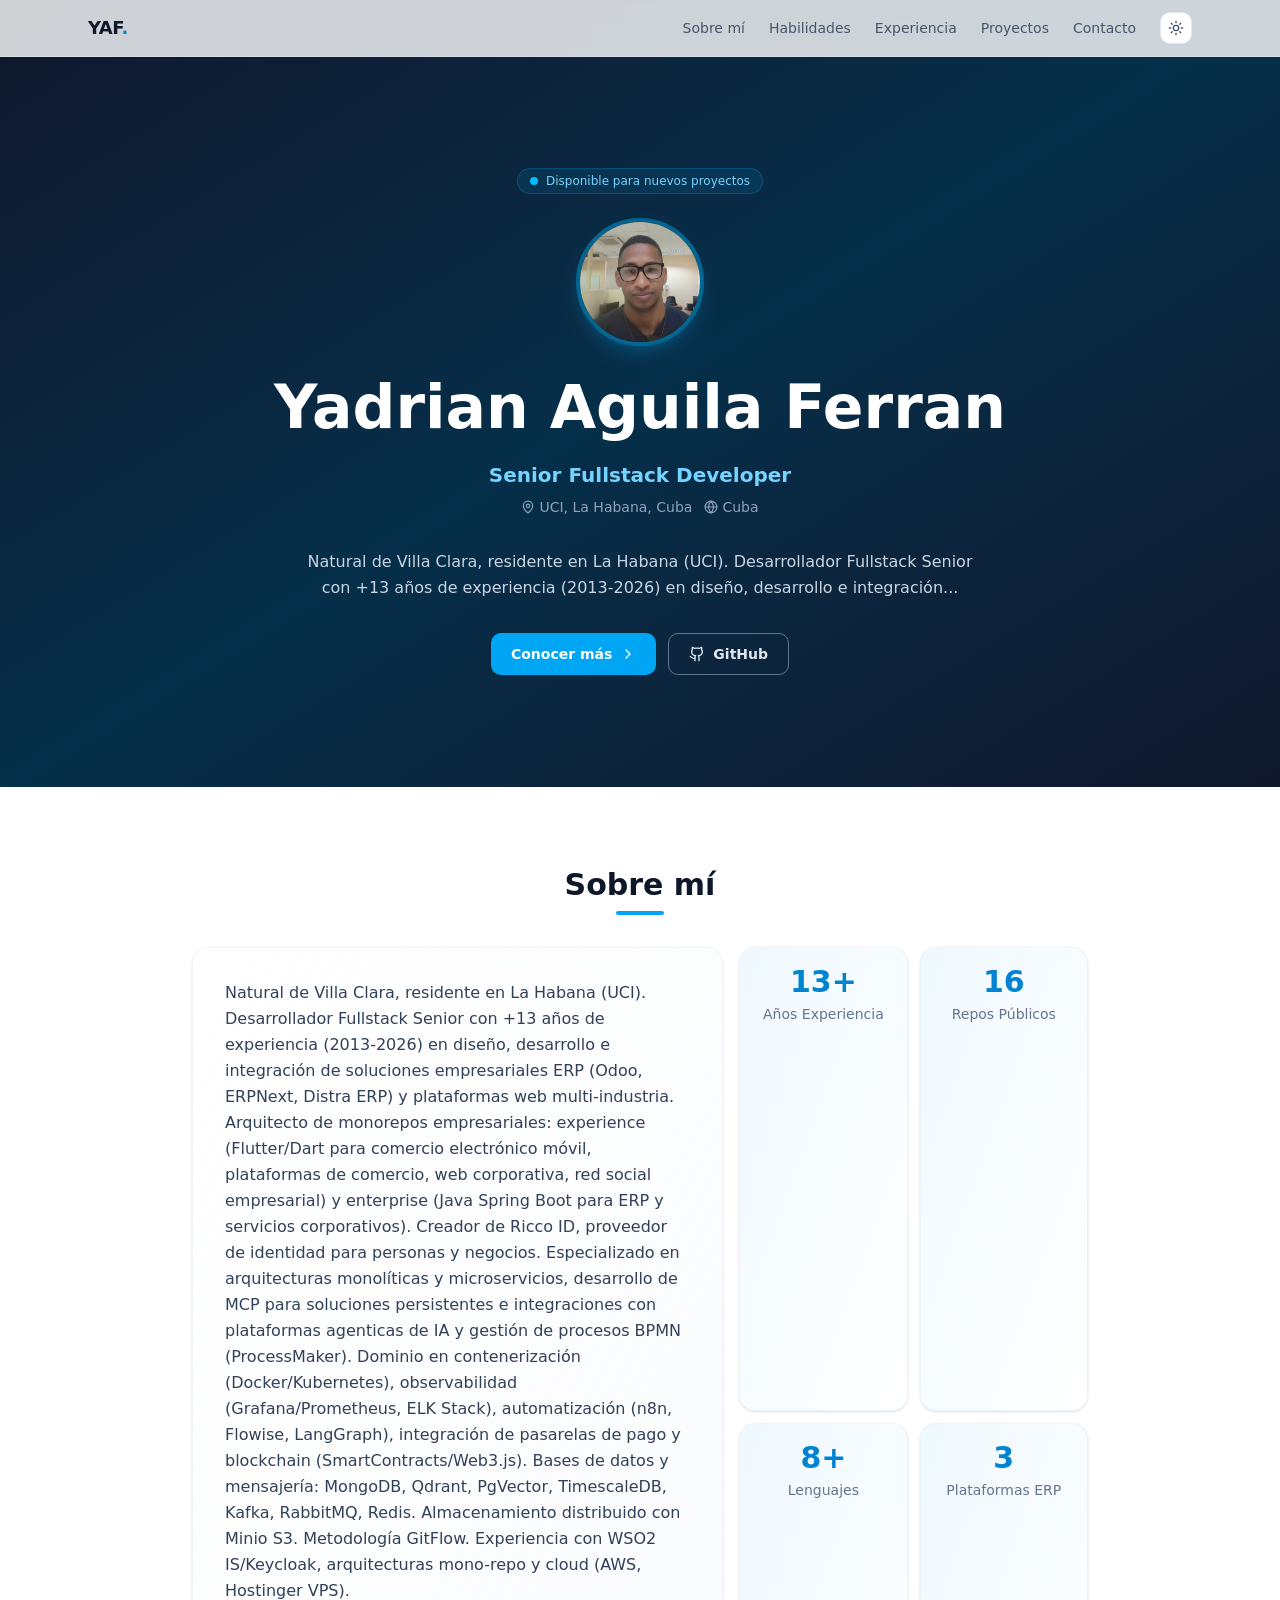
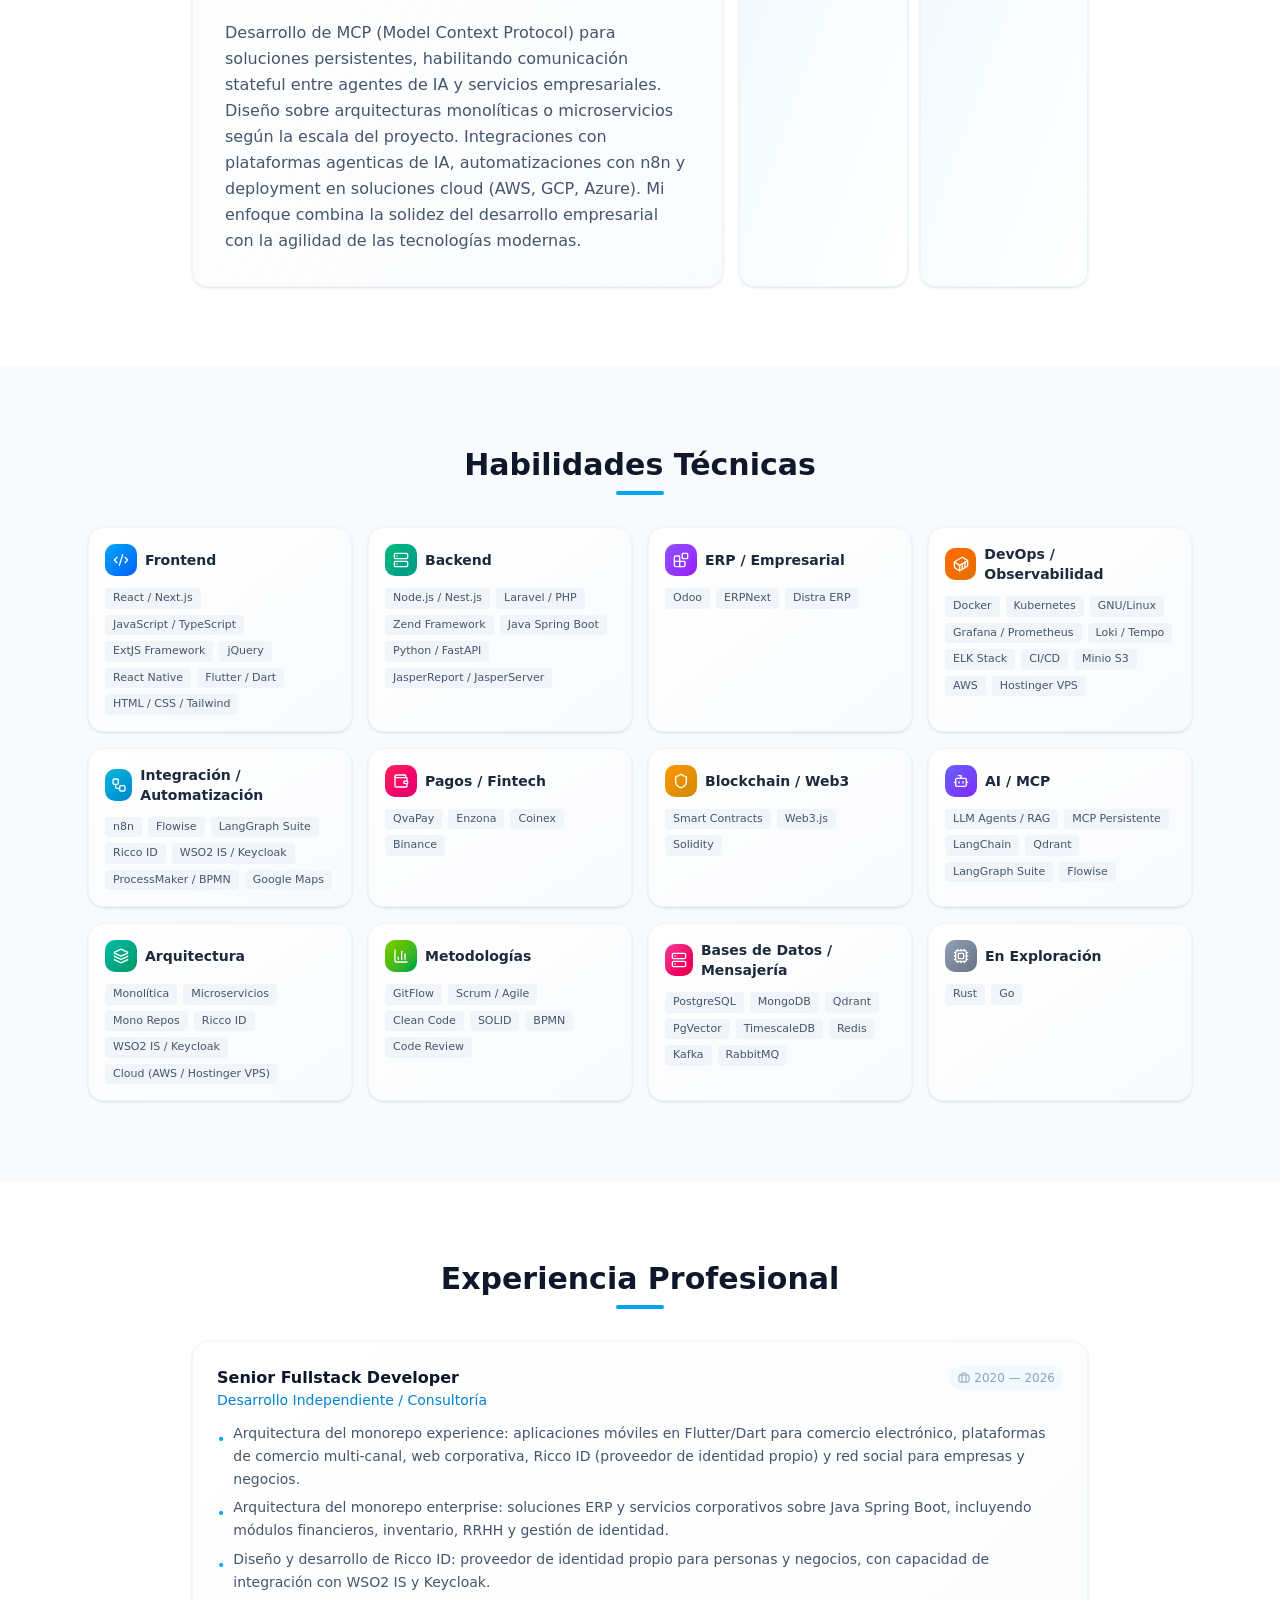
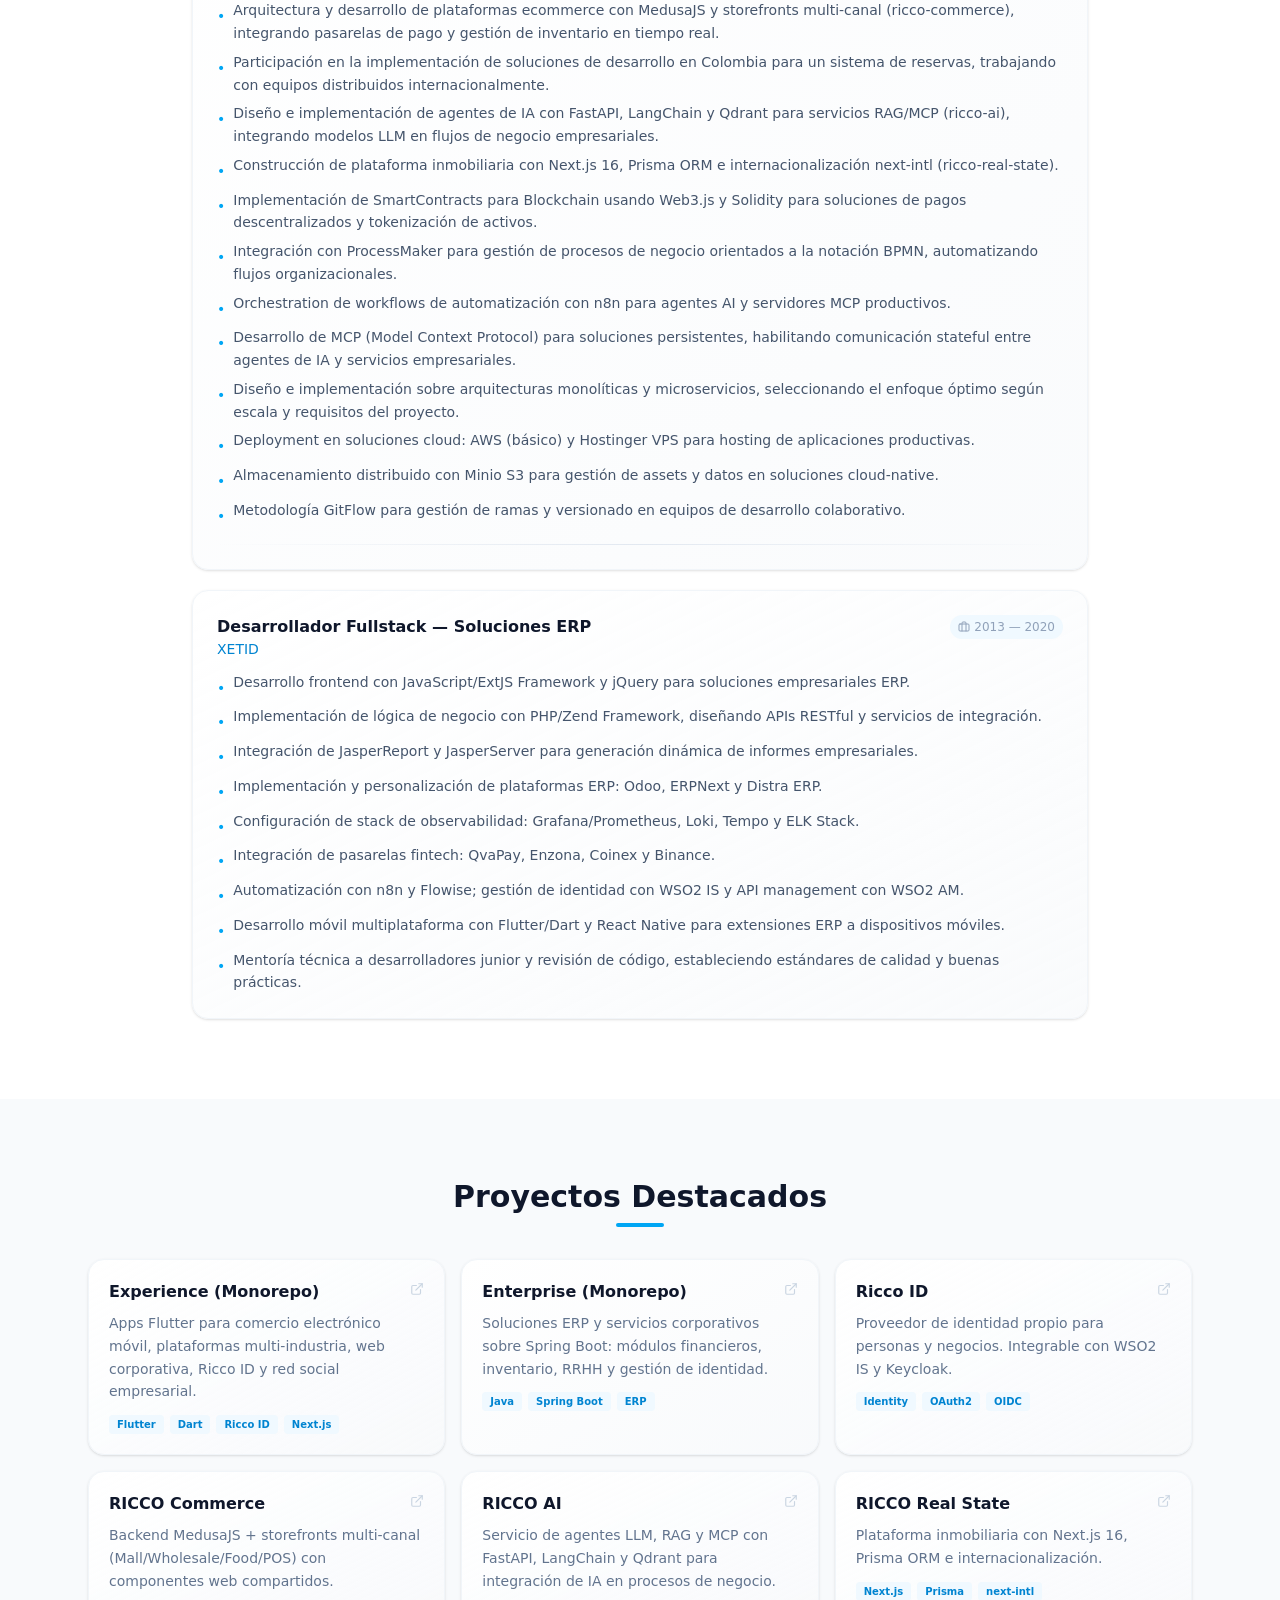
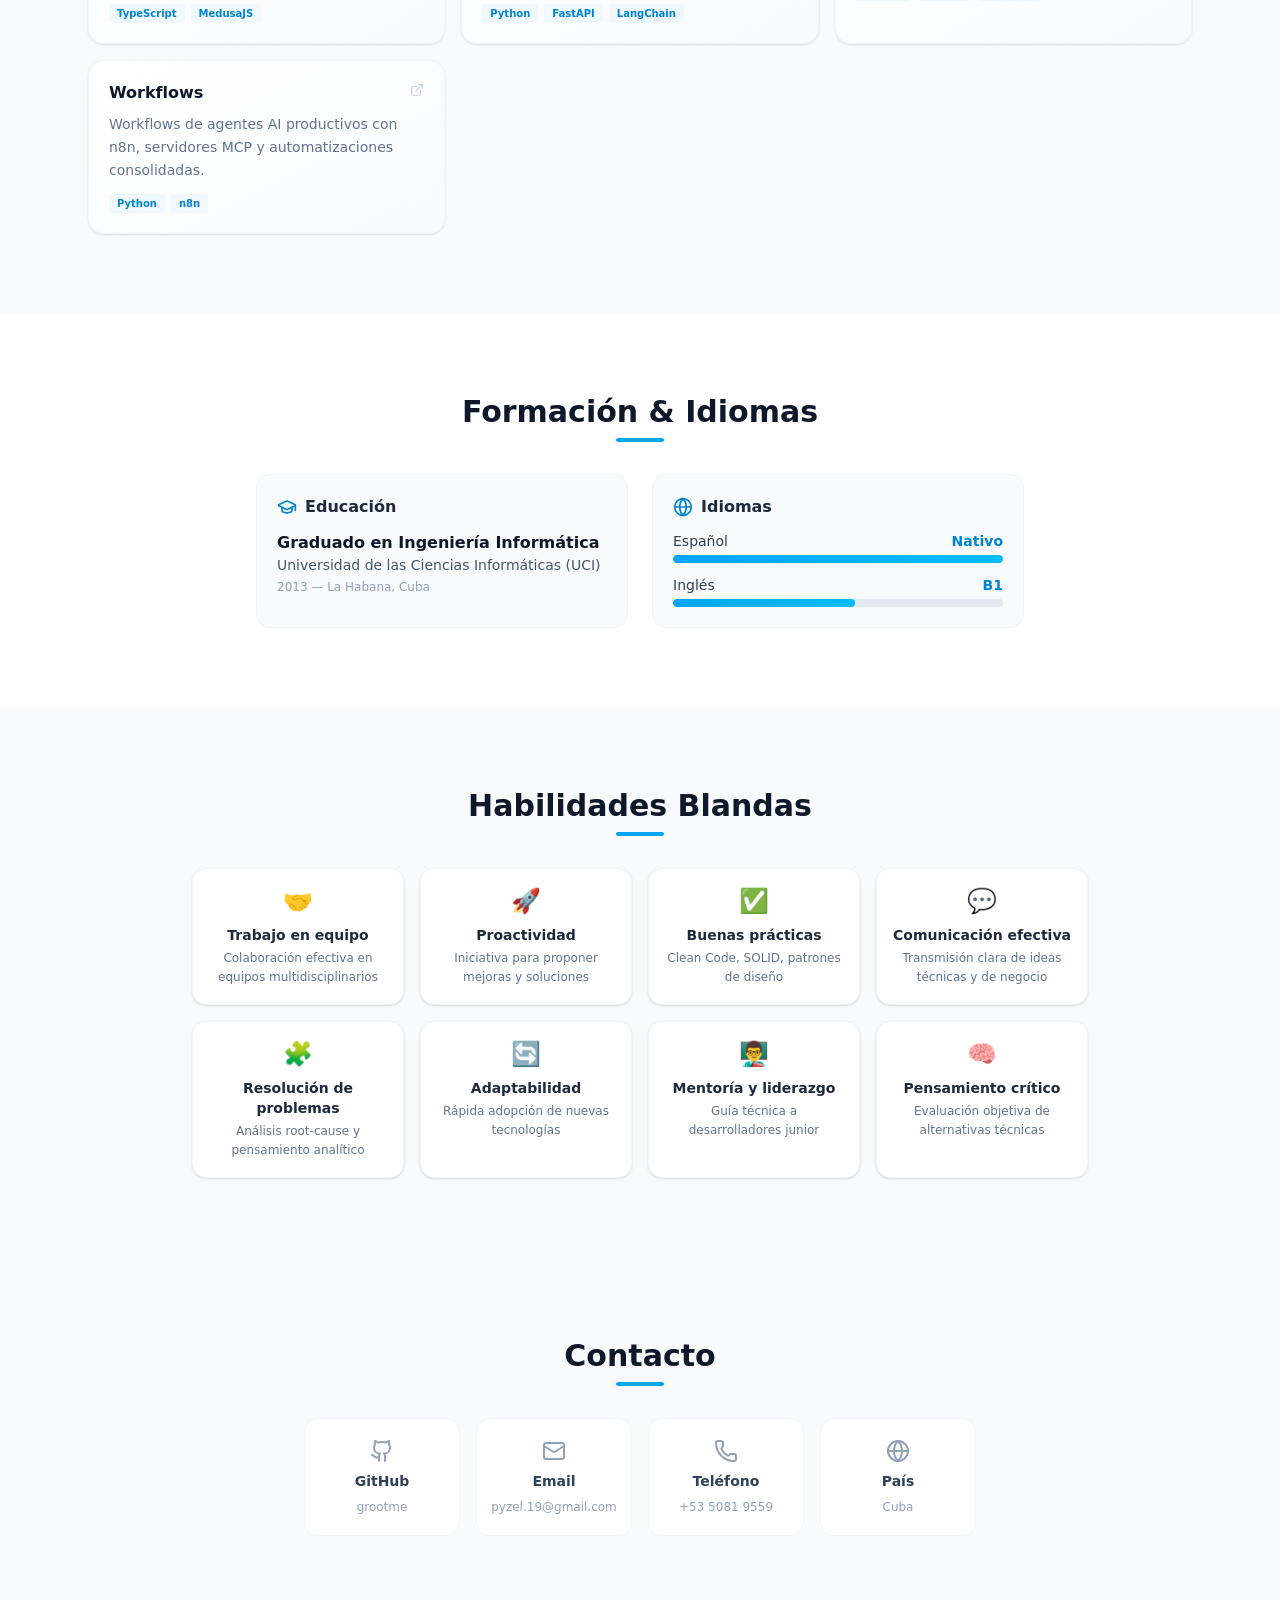
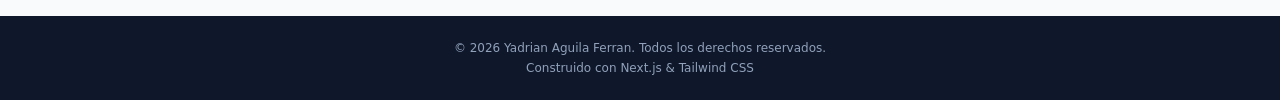
<file: index.html>
<!DOCTYPE html><!--yyO4BZ12hIhl5_tZw6gkq--><html lang="es"><head><meta charSet="utf-8"/><meta name="viewport" content="width=device-width, initial-scale=1"/><link rel="preload" href="/_next/static/media/83afe278b6a6bb3c-s.p.3a6ba036.woff2" as="font" crossorigin="" type="font/woff2"/><link rel="preload" as="image" href="/photo.png"/><link rel="stylesheet" href="/_next/static/chunks/d41ba60faff93bff.css" data-precedence="next"/><link rel="stylesheet" href="/_next/static/chunks/f65cf51832a3ddbf.css" data-precedence="next"/><link rel="preload" as="script" fetchPriority="low" href="/_next/static/chunks/32d40b0207d86ed6.js"/><script src="/_next/static/chunks/338356ee6def59e1.js" async=""></script><script src="/_next/static/chunks/5e4dcce739ebe015.js" async=""></script><script src="/_next/static/chunks/turbopack-e0bf2fcbc7c4d63b.js" async=""></script><script src="/_next/static/chunks/77ce015f252c0ac3.js" async=""></script><script src="/_next/static/chunks/a229c99b9a45e04b.js" async=""></script><script src="/_next/static/chunks/195c216f52dae3f8.js" async=""></script><script src="/_next/static/chunks/680527dd3eeb3b68.js" async=""></script><script src="/_next/static/chunks/5e1814a9ac2c94aa.js" async=""></script><script src="/_next/static/chunks/2aef33674dc4cc1f.js" async=""></script><meta name="next-size-adjust" content=""/><title>Yadrian Aguila Ferran — Senior Fullstack Developer</title><meta name="description" content="Portafolio profesional de Yadrian Aguila Ferran. Senior Fullstack Developer con +10 años de experiencia en ERP, arquitecturas web, cloud y movil."/><meta name="author" content="Yadrian Aguila Ferran"/><meta name="keywords" content="Yadrian Aguila Ferran,Fullstack Developer,Senior Developer,Next.js,Node.js,Laravel,ERP,Docker,Kubernetes"/><meta property="og:title" content="Yadrian Aguila Ferran — Senior Fullstack Developer"/><meta property="og:description" content="Portafolio profesional. Senior Fullstack Developer con +10 años de experiencia."/><meta property="og:type" content="website"/><meta name="twitter:card" content="summary"/><meta name="twitter:title" content="Yadrian Aguila Ferran — Senior Fullstack Developer"/><meta name="twitter:description" content="Portafolio profesional. Senior Fullstack Developer con +10 años de experiencia."/><script src="/_next/static/chunks/a6dad97d9634a72d.js" noModule=""></script></head><body class="inter_fe8b9d92-module__LINzvG__variable antialiased"><div hidden=""><!--$--><!--/$--></div><script>((a,b,c,d,e,f,g,h)=>{let i=document.documentElement,j=["light","dark"];function k(b){var c;(Array.isArray(a)?a:[a]).forEach(a=>{let c="class"===a,d=c&&f?e.map(a=>f[a]||a):e;c?(i.classList.remove(...d),i.classList.add(f&&f[b]?f[b]:b)):i.setAttribute(a,b)}),c=b,h&&j.includes(c)&&(i.style.colorScheme=c)}if(d)k(d);else try{let a=localStorage.getItem(b)||c,d=g&&"system"===a?window.matchMedia("(prefers-color-scheme: dark)").matches?"dark":"light":a;k(d)}catch(a){}})("class","theme","light",null,["light","dark"],null,false,true)</script><div class="min-h-screen flex flex-col bg-white dark:bg-slate-950 font-[var(--font-inter)]"><nav class="fixed top-0 inset-x-0 z-50 bg-white/80 backdrop-blur-md border-b border-slate-200/60 dark:bg-slate-900/80 dark:border-slate-700/60"><div class="max-w-6xl mx-auto flex items-center justify-between px-4 sm:px-6 h-14"><a href="#" class="font-bold text-lg tracking-tight text-slate-900 dark:text-white">YAF<span class="text-sky-600">.</span></a><div class="hidden md:flex items-center gap-6 text-sm font-medium text-slate-600 dark:text-slate-300"><a href="#about" class="hover:text-sky-600 transition-colors">Sobre mí</a><a href="#skills" class="hover:text-sky-600 transition-colors">Habilidades</a><a href="#experience" class="hover:text-sky-600 transition-colors">Experiencia</a><a href="#projects" class="hover:text-sky-600 transition-colors">Proyectos</a><a href="#contact" class="hover:text-sky-600 transition-colors">Contacto</a></div><button class="md:hidden p-2 text-slate-600 dark:text-slate-300" aria-label="Menu"><svg width="24" height="24" fill="none" stroke="currentColor" stroke-width="2"><path d="M4 6h16M4 12h16M4 18h16"></path></svg></button></div></nav><main class="flex-1"><section class="relative pt-14 overflow-hidden"><div class="absolute inset-0 bg-gradient-to-br from-slate-900 via-sky-950 to-slate-900"></div><div class="absolute inset-0 opacity-20 bg-[radial-gradient(ellipse_at_top_right,_var(--tw-gradient-stops))] from-sky-400 via-transparent to-transparent"></div><div class="relative max-w-6xl mx-auto px-4 sm:px-6 py-20 sm:py-28 text-center"><div class="inline-flex items-center gap-2 px-3 py-1 rounded-full bg-sky-500/10 border border-sky-400/20 text-sky-300 text-xs font-medium mb-6"><span class="w-2 h-2 rounded-full bg-sky-400 animate-pulse"></span>Disponible para nuevos proyectos</div><img src="/photo.png" alt="Yadrian Aguila Ferran" class="w-28 h-28 sm:w-32 sm:h-32 rounded-full object-cover border-4 border-sky-400/40 shadow-lg shadow-sky-500/20 mx-auto mb-6"/><h1 class="text-4xl sm:text-5xl lg:text-6xl font-extrabold text-white leading-tight mb-4">Yadrian Aguila Ferran</h1><p class="text-lg sm:text-xl text-sky-300 font-semibold mb-2">Senior Fullstack Developer</p><p class="flex items-center justify-center gap-3 text-slate-400 text-sm mb-8"><span class="inline-flex items-center gap-1"><svg xmlns="http://www.w3.org/2000/svg" width="14" height="14" viewBox="0 0 24 24" fill="none" stroke="currentColor" stroke-width="2" stroke-linecap="round" stroke-linejoin="round" class="lucide lucide-map-pin" aria-hidden="true"><path d="M20 10c0 4.993-5.539 10.193-7.399 11.799a1 1 0 0 1-1.202 0C9.539 20.193 4 14.993 4 10a8 8 0 0 1 16 0"></path><circle cx="12" cy="10" r="3"></circle></svg> <!-- -->UCI, La Habana, Cuba</span><span class="inline-flex items-center gap-1"><svg xmlns="http://www.w3.org/2000/svg" width="14" height="14" viewBox="0 0 24 24" fill="none" stroke="currentColor" stroke-width="2" stroke-linecap="round" stroke-linejoin="round" class="lucide lucide-globe" aria-hidden="true"><circle cx="12" cy="12" r="10"></circle><path d="M12 2a14.5 14.5 0 0 0 0 20 14.5 14.5 0 0 0 0-20"></path><path d="M2 12h20"></path></svg> <!-- -->Cuba</span></p><p class="max-w-2xl mx-auto text-slate-300 text-sm sm:text-base leading-relaxed mb-8">Natural de Villa Clara, residente en La Habana (UCI). Desarrollador Fullstack Senior con +13 años de experiencia (2013-2026) en diseño, desarrollo e integración<!-- -->...</p><div class="flex flex-wrap justify-center gap-3"><a href="#about" class="inline-flex items-center gap-2 px-5 py-2.5 rounded-lg bg-sky-500 text-white font-semibold text-sm hover:bg-sky-400 transition">Conocer más<!-- --> <svg xmlns="http://www.w3.org/2000/svg" width="16" height="16" viewBox="0 0 24 24" fill="none" stroke="currentColor" stroke-width="2" stroke-linecap="round" stroke-linejoin="round" class="lucide lucide-chevron-right" aria-hidden="true"><path d="m9 18 6-6-6-6"></path></svg></a><a href="https://github.com/grootme" target="_blank" rel="noopener noreferrer" class="inline-flex items-center gap-2 px-5 py-2.5 rounded-lg border border-slate-500 text-slate-200 font-semibold text-sm hover:border-sky-400 hover:text-sky-300 transition"><svg xmlns="http://www.w3.org/2000/svg" width="16" height="16" viewBox="0 0 24 24" fill="none" stroke="currentColor" stroke-width="2" stroke-linecap="round" stroke-linejoin="round" class="lucide lucide-github" aria-hidden="true"><path d="M15 22v-4a4.8 4.8 0 0 0-1-3.5c3 0 6-2 6-5.5.08-1.25-.27-2.48-1-3.5.28-1.15.28-2.35 0-3.5 0 0-1 0-3 1.5-2.64-.5-5.36-.5-8 0C6 2 5 2 5 2c-.3 1.15-.3 2.35 0 3.5A5.403 5.403 0 0 0 4 9c0 3.5 3 5.5 6 5.5-.39.49-.68 1.05-.85 1.65-.17.6-.22 1.23-.15 1.85v4"></path><path d="M9 18c-4.51 2-5-2-7-2"></path></svg> GitHub</a></div></div></section><section id="about" class="py-16 sm:py-20 bg-white dark:bg-slate-900"><div class="max-w-6xl mx-auto px-4 sm:px-6"><div class="mb-8 text-center"><h2 class="text-2xl sm:text-3xl font-extrabold text-slate-900 dark:text-white">Sobre mí</h2><div class="mt-2 mx-auto w-12 h-1 rounded-full bg-sky-500"></div></div><div class="max-w-4xl mx-auto grid lg:grid-cols-5 gap-4"><div class="rounded-2xl border border-slate-100 bg-gradient-to-br from-white to-slate-50/80 shadow-sm dark:border-slate-700 dark:from-slate-800 dark:to-slate-800/80 hover:shadow-md transition-shadow p-6 sm:p-8 relative lg:col-span-3"><p class="text-slate-700 dark:text-slate-300 text-sm sm:text-base leading-relaxed">Natural de Villa Clara, residente en La Habana (UCI). Desarrollador Fullstack Senior con +13 años de experiencia (2013-2026) en diseño, desarrollo e integración de soluciones empresariales ERP (Odoo, ERPNext, Distra ERP) y plataformas web multi-industria. Arquitecto de monorepos empresariales: experience (Flutter/Dart para comercio electrónico móvil, plataformas de comercio, web corporativa, red social empresarial) y enterprise (Java Spring Boot para ERP y servicios corporativos). Creador de Ricco ID, proveedor de identidad para personas y negocios. Especializado en arquitecturas monolíticas y microservicios, desarrollo de MCP para soluciones persistentes e integraciones con plataformas agenticas de IA y gestión de procesos BPMN (ProcessMaker). Dominio en contenerización (Docker/Kubernetes), observabilidad (Grafana/Prometheus, ELK Stack), automatización (n8n, Flowise, LangGraph), integración de pasarelas de pago y blockchain (SmartContracts/Web3.js). Bases de datos y mensajería: MongoDB, Qdrant, PgVector, TimescaleDB, Kafka, RabbitMQ, Redis. Almacenamiento distribuido con Minio S3. Metodología GitFlow. Experiencia con WSO2 IS/Keycloak, arquitecturas mono-repo y cloud (AWS, Hostinger VPS).</p><p class="text-slate-600 dark:text-slate-400 text-sm sm:text-base leading-relaxed mt-4">Desarrollo de MCP (Model Context Protocol) para soluciones persistentes, habilitando comunicación stateful entre agentes de IA y servicios empresariales. Diseño sobre arquitecturas monolíticas o microservicios según la escala del proyecto. Integraciones con plataformas agenticas de IA, automatizaciones con n8n y deployment en soluciones cloud (AWS, GCP, Azure). Mi enfoque combina la solidez del desarrollo empresarial con la agilidad de las tecnologías modernas.</p></div><div class="lg:col-span-2 grid grid-cols-2 gap-3"><div class="rounded-2xl bg-gradient-to-br from-sky-50 to-white border border-sky-100/60 shadow-sm dark:from-sky-900/20 dark:to-slate-800 dark:border-sky-800/30 hover:shadow-md transition-shadow p-4 relative"><div class="flex flex-col items-center justify-center"><div class="text-2xl sm:text-3xl font-extrabold text-sky-600">13+</div><div class="text-xs sm:text-sm text-slate-500 dark:text-slate-400 mt-1 text-center">Años Experiencia</div></div></div><div class="rounded-2xl bg-gradient-to-br from-sky-50 to-white border border-sky-100/60 shadow-sm dark:from-sky-900/20 dark:to-slate-800 dark:border-sky-800/30 hover:shadow-md transition-shadow p-4 relative"><div class="flex flex-col items-center justify-center"><div class="text-2xl sm:text-3xl font-extrabold text-sky-600">16</div><div class="text-xs sm:text-sm text-slate-500 dark:text-slate-400 mt-1 text-center">Repos Públicos</div></div></div><div class="rounded-2xl bg-gradient-to-br from-sky-50 to-white border border-sky-100/60 shadow-sm dark:from-sky-900/20 dark:to-slate-800 dark:border-sky-800/30 hover:shadow-md transition-shadow p-4 relative"><div class="flex flex-col items-center justify-center"><div class="text-2xl sm:text-3xl font-extrabold text-sky-600">8+</div><div class="text-xs sm:text-sm text-slate-500 dark:text-slate-400 mt-1 text-center">Lenguajes</div></div></div><div class="rounded-2xl bg-gradient-to-br from-sky-50 to-white border border-sky-100/60 shadow-sm dark:from-sky-900/20 dark:to-slate-800 dark:border-sky-800/30 hover:shadow-md transition-shadow p-4 relative"><div class="flex flex-col items-center justify-center"><div class="text-2xl sm:text-3xl font-extrabold text-sky-600">3</div><div class="text-xs sm:text-sm text-slate-500 dark:text-slate-400 mt-1 text-center">Plataformas ERP</div></div></div></div></div></div></section><section id="skills" class="py-16 sm:py-20 bg-slate-50 dark:bg-slate-800/50"><div class="max-w-6xl mx-auto px-4 sm:px-6"><div class="mb-8 text-center"><h2 class="text-2xl sm:text-3xl font-extrabold text-slate-900 dark:text-white">Habilidades Técnicas</h2><div class="mt-2 mx-auto w-12 h-1 rounded-full bg-sky-500"></div></div><div class="grid sm:grid-cols-2 lg:grid-cols-4 gap-4"><div class="rounded-2xl border border-slate-100 bg-gradient-to-br from-white to-slate-50/80 shadow-sm dark:border-slate-700 dark:from-slate-800 dark:to-slate-800/80 hover:shadow-md transition-shadow p-4 relative"><div class="flex items-center gap-2 mb-3"><div class="w-8 h-8 rounded-lg bg-gradient-to-br from-sky-500 to-blue-600 flex items-center justify-center"><svg xmlns="http://www.w3.org/2000/svg" width="16" height="16" viewBox="0 0 24 24" fill="none" stroke="currentColor" stroke-width="2" stroke-linecap="round" stroke-linejoin="round" class="lucide lucide-code-xml text-white" aria-hidden="true"><path d="m18 16 4-4-4-4"></path><path d="m6 8-4 4 4 4"></path><path d="m14.5 4-5 16"></path></svg></div><h3 class="font-semibold text-sm text-slate-800 dark:text-slate-200">Frontend</h3></div><div class="flex flex-wrap gap-1.5"><span class="px-2 py-0.5 rounded text-[11px] font-medium bg-slate-100 dark:bg-slate-700 text-slate-600 dark:text-slate-300">React / Next.js</span><span class="px-2 py-0.5 rounded text-[11px] font-medium bg-slate-100 dark:bg-slate-700 text-slate-600 dark:text-slate-300">JavaScript / TypeScript</span><span class="px-2 py-0.5 rounded text-[11px] font-medium bg-slate-100 dark:bg-slate-700 text-slate-600 dark:text-slate-300">ExtJS Framework</span><span class="px-2 py-0.5 rounded text-[11px] font-medium bg-slate-100 dark:bg-slate-700 text-slate-600 dark:text-slate-300">jQuery</span><span class="px-2 py-0.5 rounded text-[11px] font-medium bg-slate-100 dark:bg-slate-700 text-slate-600 dark:text-slate-300">React Native</span><span class="px-2 py-0.5 rounded text-[11px] font-medium bg-slate-100 dark:bg-slate-700 text-slate-600 dark:text-slate-300">Flutter / Dart</span><span class="px-2 py-0.5 rounded text-[11px] font-medium bg-slate-100 dark:bg-slate-700 text-slate-600 dark:text-slate-300">HTML / CSS / Tailwind</span></div></div><div class="rounded-2xl border border-slate-100 bg-gradient-to-br from-white to-slate-50/80 shadow-sm dark:border-slate-700 dark:from-slate-800 dark:to-slate-800/80 hover:shadow-md transition-shadow p-4 relative"><div class="flex items-center gap-2 mb-3"><div class="w-8 h-8 rounded-lg bg-gradient-to-br from-emerald-500 to-teal-600 flex items-center justify-center"><svg xmlns="http://www.w3.org/2000/svg" width="16" height="16" viewBox="0 0 24 24" fill="none" stroke="currentColor" stroke-width="2" stroke-linecap="round" stroke-linejoin="round" class="lucide lucide-server text-white" aria-hidden="true"><rect width="20" height="8" x="2" y="2" rx="2" ry="2"></rect><rect width="20" height="8" x="2" y="14" rx="2" ry="2"></rect><line x1="6" x2="6.01" y1="6" y2="6"></line><line x1="6" x2="6.01" y1="18" y2="18"></line></svg></div><h3 class="font-semibold text-sm text-slate-800 dark:text-slate-200">Backend</h3></div><div class="flex flex-wrap gap-1.5"><span class="px-2 py-0.5 rounded text-[11px] font-medium bg-slate-100 dark:bg-slate-700 text-slate-600 dark:text-slate-300">Node.js / Nest.js</span><span class="px-2 py-0.5 rounded text-[11px] font-medium bg-slate-100 dark:bg-slate-700 text-slate-600 dark:text-slate-300">Laravel / PHP</span><span class="px-2 py-0.5 rounded text-[11px] font-medium bg-slate-100 dark:bg-slate-700 text-slate-600 dark:text-slate-300">Zend Framework</span><span class="px-2 py-0.5 rounded text-[11px] font-medium bg-slate-100 dark:bg-slate-700 text-slate-600 dark:text-slate-300">Java Spring Boot</span><span class="px-2 py-0.5 rounded text-[11px] font-medium bg-slate-100 dark:bg-slate-700 text-slate-600 dark:text-slate-300">Python / FastAPI</span><span class="px-2 py-0.5 rounded text-[11px] font-medium bg-slate-100 dark:bg-slate-700 text-slate-600 dark:text-slate-300">JasperReport / JasperServer</span></div></div><div class="rounded-2xl border border-slate-100 bg-gradient-to-br from-white to-slate-50/80 shadow-sm dark:border-slate-700 dark:from-slate-800 dark:to-slate-800/80 hover:shadow-md transition-shadow p-4 relative"><div class="flex items-center gap-2 mb-3"><div class="w-8 h-8 rounded-lg bg-gradient-to-br from-violet-500 to-purple-600 flex items-center justify-center"><svg xmlns="http://www.w3.org/2000/svg" width="16" height="16" viewBox="0 0 24 24" fill="none" stroke="currentColor" stroke-width="2" stroke-linecap="round" stroke-linejoin="round" class="lucide lucide-blocks text-white" aria-hidden="true"><path d="M10 22V7a1 1 0 0 0-1-1H4a2 2 0 0 0-2 2v12a2 2 0 0 0 2 2h12a2 2 0 0 0 2-2v-5a1 1 0 0 0-1-1H2"></path><rect x="14" y="2" width="8" height="8" rx="1"></rect></svg></div><h3 class="font-semibold text-sm text-slate-800 dark:text-slate-200">ERP / Empresarial</h3></div><div class="flex flex-wrap gap-1.5"><span class="px-2 py-0.5 rounded text-[11px] font-medium bg-slate-100 dark:bg-slate-700 text-slate-600 dark:text-slate-300">Odoo</span><span class="px-2 py-0.5 rounded text-[11px] font-medium bg-slate-100 dark:bg-slate-700 text-slate-600 dark:text-slate-300">ERPNext</span><span class="px-2 py-0.5 rounded text-[11px] font-medium bg-slate-100 dark:bg-slate-700 text-slate-600 dark:text-slate-300">Distra ERP</span></div></div><div class="rounded-2xl border border-slate-100 bg-gradient-to-br from-white to-slate-50/80 shadow-sm dark:border-slate-700 dark:from-slate-800 dark:to-slate-800/80 hover:shadow-md transition-shadow p-4 relative"><div class="flex items-center gap-2 mb-3"><div class="w-8 h-8 rounded-lg bg-gradient-to-br from-orange-500 to-amber-600 flex items-center justify-center"><svg xmlns="http://www.w3.org/2000/svg" width="16" height="16" viewBox="0 0 24 24" fill="none" stroke="currentColor" stroke-width="2" stroke-linecap="round" stroke-linejoin="round" class="lucide lucide-container text-white" aria-hidden="true"><path d="M22 7.7c0-.6-.4-1.2-.8-1.5l-6.3-3.9a1.72 1.72 0 0 0-1.7 0l-10.3 6c-.5.2-.9.8-.9 1.4v6.6c0 .5.4 1.2.8 1.5l6.3 3.9a1.72 1.72 0 0 0 1.7 0l10.3-6c.5-.3.9-1 .9-1.5Z"></path><path d="M10 21.9V14L2.1 9.1"></path><path d="m10 14 11.9-6.9"></path><path d="M14 19.8v-8.1"></path><path d="M18 17.5V9.4"></path></svg></div><h3 class="font-semibold text-sm text-slate-800 dark:text-slate-200">DevOps / Observabilidad</h3></div><div class="flex flex-wrap gap-1.5"><span class="px-2 py-0.5 rounded text-[11px] font-medium bg-slate-100 dark:bg-slate-700 text-slate-600 dark:text-slate-300">Docker</span><span class="px-2 py-0.5 rounded text-[11px] font-medium bg-slate-100 dark:bg-slate-700 text-slate-600 dark:text-slate-300">Kubernetes</span><span class="px-2 py-0.5 rounded text-[11px] font-medium bg-slate-100 dark:bg-slate-700 text-slate-600 dark:text-slate-300">GNU/Linux</span><span class="px-2 py-0.5 rounded text-[11px] font-medium bg-slate-100 dark:bg-slate-700 text-slate-600 dark:text-slate-300">Grafana / Prometheus</span><span class="px-2 py-0.5 rounded text-[11px] font-medium bg-slate-100 dark:bg-slate-700 text-slate-600 dark:text-slate-300">Loki / Tempo</span><span class="px-2 py-0.5 rounded text-[11px] font-medium bg-slate-100 dark:bg-slate-700 text-slate-600 dark:text-slate-300">ELK Stack</span><span class="px-2 py-0.5 rounded text-[11px] font-medium bg-slate-100 dark:bg-slate-700 text-slate-600 dark:text-slate-300">CI/CD</span><span class="px-2 py-0.5 rounded text-[11px] font-medium bg-slate-100 dark:bg-slate-700 text-slate-600 dark:text-slate-300">Minio S3</span><span class="px-2 py-0.5 rounded text-[11px] font-medium bg-slate-100 dark:bg-slate-700 text-slate-600 dark:text-slate-300">AWS</span><span class="px-2 py-0.5 rounded text-[11px] font-medium bg-slate-100 dark:bg-slate-700 text-slate-600 dark:text-slate-300">Hostinger VPS</span></div></div><div class="rounded-2xl border border-slate-100 bg-gradient-to-br from-white to-slate-50/80 shadow-sm dark:border-slate-700 dark:from-slate-800 dark:to-slate-800/80 hover:shadow-md transition-shadow p-4 relative"><div class="flex items-center gap-2 mb-3"><div class="w-8 h-8 rounded-lg bg-gradient-to-br from-cyan-500 to-sky-600 flex items-center justify-center"><svg xmlns="http://www.w3.org/2000/svg" width="16" height="16" viewBox="0 0 24 24" fill="none" stroke="currentColor" stroke-width="2" stroke-linecap="round" stroke-linejoin="round" class="lucide lucide-workflow text-white" aria-hidden="true"><rect width="8" height="8" x="3" y="3" rx="2"></rect><path d="M7 11v4a2 2 0 0 0 2 2h4"></path><rect width="8" height="8" x="13" y="13" rx="2"></rect></svg></div><h3 class="font-semibold text-sm text-slate-800 dark:text-slate-200">Integración / Automatización</h3></div><div class="flex flex-wrap gap-1.5"><span class="px-2 py-0.5 rounded text-[11px] font-medium bg-slate-100 dark:bg-slate-700 text-slate-600 dark:text-slate-300">n8n</span><span class="px-2 py-0.5 rounded text-[11px] font-medium bg-slate-100 dark:bg-slate-700 text-slate-600 dark:text-slate-300">Flowise</span><span class="px-2 py-0.5 rounded text-[11px] font-medium bg-slate-100 dark:bg-slate-700 text-slate-600 dark:text-slate-300">LangGraph Suite</span><span class="px-2 py-0.5 rounded text-[11px] font-medium bg-slate-100 dark:bg-slate-700 text-slate-600 dark:text-slate-300">Ricco ID</span><span class="px-2 py-0.5 rounded text-[11px] font-medium bg-slate-100 dark:bg-slate-700 text-slate-600 dark:text-slate-300">WSO2 IS / Keycloak</span><span class="px-2 py-0.5 rounded text-[11px] font-medium bg-slate-100 dark:bg-slate-700 text-slate-600 dark:text-slate-300">ProcessMaker / BPMN</span><span class="px-2 py-0.5 rounded text-[11px] font-medium bg-slate-100 dark:bg-slate-700 text-slate-600 dark:text-slate-300">Google Maps</span></div></div><div class="rounded-2xl border border-slate-100 bg-gradient-to-br from-white to-slate-50/80 shadow-sm dark:border-slate-700 dark:from-slate-800 dark:to-slate-800/80 hover:shadow-md transition-shadow p-4 relative"><div class="flex items-center gap-2 mb-3"><div class="w-8 h-8 rounded-lg bg-gradient-to-br from-rose-500 to-pink-600 flex items-center justify-center"><svg xmlns="http://www.w3.org/2000/svg" width="16" height="16" viewBox="0 0 24 24" fill="none" stroke="currentColor" stroke-width="2" stroke-linecap="round" stroke-linejoin="round" class="lucide lucide-wallet text-white" aria-hidden="true"><path d="M19 7V4a1 1 0 0 0-1-1H5a2 2 0 0 0 0 4h15a1 1 0 0 1 1 1v4h-3a2 2 0 0 0 0 4h3a1 1 0 0 0 1-1v-2a1 1 0 0 0-1-1"></path><path d="M3 5v14a2 2 0 0 0 2 2h15a1 1 0 0 0 1-1v-4"></path></svg></div><h3 class="font-semibold text-sm text-slate-800 dark:text-slate-200">Pagos / Fintech</h3></div><div class="flex flex-wrap gap-1.5"><span class="px-2 py-0.5 rounded text-[11px] font-medium bg-slate-100 dark:bg-slate-700 text-slate-600 dark:text-slate-300">QvaPay</span><span class="px-2 py-0.5 rounded text-[11px] font-medium bg-slate-100 dark:bg-slate-700 text-slate-600 dark:text-slate-300">Enzona</span><span class="px-2 py-0.5 rounded text-[11px] font-medium bg-slate-100 dark:bg-slate-700 text-slate-600 dark:text-slate-300">Coinex</span><span class="px-2 py-0.5 rounded text-[11px] font-medium bg-slate-100 dark:bg-slate-700 text-slate-600 dark:text-slate-300">Binance</span></div></div><div class="rounded-2xl border border-slate-100 bg-gradient-to-br from-white to-slate-50/80 shadow-sm dark:border-slate-700 dark:from-slate-800 dark:to-slate-800/80 hover:shadow-md transition-shadow p-4 relative"><div class="flex items-center gap-2 mb-3"><div class="w-8 h-8 rounded-lg bg-gradient-to-br from-amber-500 to-yellow-600 flex items-center justify-center"><svg xmlns="http://www.w3.org/2000/svg" width="16" height="16" viewBox="0 0 24 24" fill="none" stroke="currentColor" stroke-width="2" stroke-linecap="round" stroke-linejoin="round" class="lucide lucide-shield text-white" aria-hidden="true"><path d="M20 13c0 5-3.5 7.5-7.66 8.95a1 1 0 0 1-.67-.01C7.5 20.5 4 18 4 13V6a1 1 0 0 1 1-1c2 0 4.5-1.2 6.24-2.72a1.17 1.17 0 0 1 1.52 0C14.51 3.81 17 5 19 5a1 1 0 0 1 1 1z"></path></svg></div><h3 class="font-semibold text-sm text-slate-800 dark:text-slate-200">Blockchain / Web3</h3></div><div class="flex flex-wrap gap-1.5"><span class="px-2 py-0.5 rounded text-[11px] font-medium bg-slate-100 dark:bg-slate-700 text-slate-600 dark:text-slate-300">Smart Contracts</span><span class="px-2 py-0.5 rounded text-[11px] font-medium bg-slate-100 dark:bg-slate-700 text-slate-600 dark:text-slate-300">Web3.js</span><span class="px-2 py-0.5 rounded text-[11px] font-medium bg-slate-100 dark:bg-slate-700 text-slate-600 dark:text-slate-300">Solidity</span></div></div><div class="rounded-2xl border border-slate-100 bg-gradient-to-br from-white to-slate-50/80 shadow-sm dark:border-slate-700 dark:from-slate-800 dark:to-slate-800/80 hover:shadow-md transition-shadow p-4 relative"><div class="flex items-center gap-2 mb-3"><div class="w-8 h-8 rounded-lg bg-gradient-to-br from-indigo-500 to-violet-600 flex items-center justify-center"><svg xmlns="http://www.w3.org/2000/svg" width="16" height="16" viewBox="0 0 24 24" fill="none" stroke="currentColor" stroke-width="2" stroke-linecap="round" stroke-linejoin="round" class="lucide lucide-bot text-white" aria-hidden="true"><path d="M12 8V4H8"></path><rect width="16" height="12" x="4" y="8" rx="2"></rect><path d="M2 14h2"></path><path d="M20 14h2"></path><path d="M15 13v2"></path><path d="M9 13v2"></path></svg></div><h3 class="font-semibold text-sm text-slate-800 dark:text-slate-200">AI / MCP</h3></div><div class="flex flex-wrap gap-1.5"><span class="px-2 py-0.5 rounded text-[11px] font-medium bg-slate-100 dark:bg-slate-700 text-slate-600 dark:text-slate-300">LLM Agents / RAG</span><span class="px-2 py-0.5 rounded text-[11px] font-medium bg-slate-100 dark:bg-slate-700 text-slate-600 dark:text-slate-300">MCP Persistente</span><span class="px-2 py-0.5 rounded text-[11px] font-medium bg-slate-100 dark:bg-slate-700 text-slate-600 dark:text-slate-300">LangChain</span><span class="px-2 py-0.5 rounded text-[11px] font-medium bg-slate-100 dark:bg-slate-700 text-slate-600 dark:text-slate-300">Qdrant</span><span class="px-2 py-0.5 rounded text-[11px] font-medium bg-slate-100 dark:bg-slate-700 text-slate-600 dark:text-slate-300">LangGraph Suite</span><span class="px-2 py-0.5 rounded text-[11px] font-medium bg-slate-100 dark:bg-slate-700 text-slate-600 dark:text-slate-300">Flowise</span></div></div><div class="rounded-2xl border border-slate-100 bg-gradient-to-br from-white to-slate-50/80 shadow-sm dark:border-slate-700 dark:from-slate-800 dark:to-slate-800/80 hover:shadow-md transition-shadow p-4 relative"><div class="flex items-center gap-2 mb-3"><div class="w-8 h-8 rounded-lg bg-gradient-to-br from-teal-500 to-emerald-600 flex items-center justify-center"><svg xmlns="http://www.w3.org/2000/svg" width="16" height="16" viewBox="0 0 24 24" fill="none" stroke="currentColor" stroke-width="2" stroke-linecap="round" stroke-linejoin="round" class="lucide lucide-layers text-white" aria-hidden="true"><path d="M12.83 2.18a2 2 0 0 0-1.66 0L2.6 6.08a1 1 0 0 0 0 1.83l8.58 3.91a2 2 0 0 0 1.66 0l8.58-3.9a1 1 0 0 0 0-1.83z"></path><path d="M2 12a1 1 0 0 0 .58.91l8.6 3.91a2 2 0 0 0 1.65 0l8.58-3.9A1 1 0 0 0 22 12"></path><path d="M2 17a1 1 0 0 0 .58.91l8.6 3.91a2 2 0 0 0 1.65 0l8.58-3.9A1 1 0 0 0 22 17"></path></svg></div><h3 class="font-semibold text-sm text-slate-800 dark:text-slate-200">Arquitectura</h3></div><div class="flex flex-wrap gap-1.5"><span class="px-2 py-0.5 rounded text-[11px] font-medium bg-slate-100 dark:bg-slate-700 text-slate-600 dark:text-slate-300">Monolítica</span><span class="px-2 py-0.5 rounded text-[11px] font-medium bg-slate-100 dark:bg-slate-700 text-slate-600 dark:text-slate-300">Microservicios</span><span class="px-2 py-0.5 rounded text-[11px] font-medium bg-slate-100 dark:bg-slate-700 text-slate-600 dark:text-slate-300">Mono Repos</span><span class="px-2 py-0.5 rounded text-[11px] font-medium bg-slate-100 dark:bg-slate-700 text-slate-600 dark:text-slate-300">Ricco ID</span><span class="px-2 py-0.5 rounded text-[11px] font-medium bg-slate-100 dark:bg-slate-700 text-slate-600 dark:text-slate-300">WSO2 IS / Keycloak</span><span class="px-2 py-0.5 rounded text-[11px] font-medium bg-slate-100 dark:bg-slate-700 text-slate-600 dark:text-slate-300">Cloud (AWS / Hostinger VPS)</span></div></div><div class="rounded-2xl border border-slate-100 bg-gradient-to-br from-white to-slate-50/80 shadow-sm dark:border-slate-700 dark:from-slate-800 dark:to-slate-800/80 hover:shadow-md transition-shadow p-4 relative"><div class="flex items-center gap-2 mb-3"><div class="w-8 h-8 rounded-lg bg-gradient-to-br from-lime-500 to-green-600 flex items-center justify-center"><svg xmlns="http://www.w3.org/2000/svg" width="16" height="16" viewBox="0 0 24 24" fill="none" stroke="currentColor" stroke-width="2" stroke-linecap="round" stroke-linejoin="round" class="lucide lucide-chart-column text-white" aria-hidden="true"><path d="M3 3v16a2 2 0 0 0 2 2h16"></path><path d="M18 17V9"></path><path d="M13 17V5"></path><path d="M8 17v-3"></path></svg></div><h3 class="font-semibold text-sm text-slate-800 dark:text-slate-200">Metodologías</h3></div><div class="flex flex-wrap gap-1.5"><span class="px-2 py-0.5 rounded text-[11px] font-medium bg-slate-100 dark:bg-slate-700 text-slate-600 dark:text-slate-300">GitFlow</span><span class="px-2 py-0.5 rounded text-[11px] font-medium bg-slate-100 dark:bg-slate-700 text-slate-600 dark:text-slate-300">Scrum / Agile</span><span class="px-2 py-0.5 rounded text-[11px] font-medium bg-slate-100 dark:bg-slate-700 text-slate-600 dark:text-slate-300">Clean Code</span><span class="px-2 py-0.5 rounded text-[11px] font-medium bg-slate-100 dark:bg-slate-700 text-slate-600 dark:text-slate-300">SOLID</span><span class="px-2 py-0.5 rounded text-[11px] font-medium bg-slate-100 dark:bg-slate-700 text-slate-600 dark:text-slate-300">BPMN</span><span class="px-2 py-0.5 rounded text-[11px] font-medium bg-slate-100 dark:bg-slate-700 text-slate-600 dark:text-slate-300">Code Review</span></div></div><div class="rounded-2xl border border-slate-100 bg-gradient-to-br from-white to-slate-50/80 shadow-sm dark:border-slate-700 dark:from-slate-800 dark:to-slate-800/80 hover:shadow-md transition-shadow p-4 relative"><div class="flex items-center gap-2 mb-3"><div class="w-8 h-8 rounded-lg bg-gradient-to-br from-pink-500 to-rose-600 flex items-center justify-center"><svg xmlns="http://www.w3.org/2000/svg" width="16" height="16" viewBox="0 0 24 24" fill="none" stroke="currentColor" stroke-width="2" stroke-linecap="round" stroke-linejoin="round" class="lucide lucide-server text-white" aria-hidden="true"><rect width="20" height="8" x="2" y="2" rx="2" ry="2"></rect><rect width="20" height="8" x="2" y="14" rx="2" ry="2"></rect><line x1="6" x2="6.01" y1="6" y2="6"></line><line x1="6" x2="6.01" y1="18" y2="18"></line></svg></div><h3 class="font-semibold text-sm text-slate-800 dark:text-slate-200">Bases de Datos / Mensajería</h3></div><div class="flex flex-wrap gap-1.5"><span class="px-2 py-0.5 rounded text-[11px] font-medium bg-slate-100 dark:bg-slate-700 text-slate-600 dark:text-slate-300">PostgreSQL</span><span class="px-2 py-0.5 rounded text-[11px] font-medium bg-slate-100 dark:bg-slate-700 text-slate-600 dark:text-slate-300">MongoDB</span><span class="px-2 py-0.5 rounded text-[11px] font-medium bg-slate-100 dark:bg-slate-700 text-slate-600 dark:text-slate-300">Qdrant</span><span class="px-2 py-0.5 rounded text-[11px] font-medium bg-slate-100 dark:bg-slate-700 text-slate-600 dark:text-slate-300">PgVector</span><span class="px-2 py-0.5 rounded text-[11px] font-medium bg-slate-100 dark:bg-slate-700 text-slate-600 dark:text-slate-300">TimescaleDB</span><span class="px-2 py-0.5 rounded text-[11px] font-medium bg-slate-100 dark:bg-slate-700 text-slate-600 dark:text-slate-300">Redis</span><span class="px-2 py-0.5 rounded text-[11px] font-medium bg-slate-100 dark:bg-slate-700 text-slate-600 dark:text-slate-300">Kafka</span><span class="px-2 py-0.5 rounded text-[11px] font-medium bg-slate-100 dark:bg-slate-700 text-slate-600 dark:text-slate-300">RabbitMQ</span></div></div><div class="rounded-2xl border border-slate-100 bg-gradient-to-br from-white to-slate-50/80 shadow-sm dark:border-slate-700 dark:from-slate-800 dark:to-slate-800/80 hover:shadow-md transition-shadow p-4 relative"><div class="flex items-center gap-2 mb-3"><div class="w-8 h-8 rounded-lg bg-gradient-to-br from-slate-400 to-gray-500 flex items-center justify-center"><svg xmlns="http://www.w3.org/2000/svg" width="16" height="16" viewBox="0 0 24 24" fill="none" stroke="currentColor" stroke-width="2" stroke-linecap="round" stroke-linejoin="round" class="lucide lucide-cpu text-white" aria-hidden="true"><path d="M12 20v2"></path><path d="M12 2v2"></path><path d="M17 20v2"></path><path d="M17 2v2"></path><path d="M2 12h2"></path><path d="M2 17h2"></path><path d="M2 7h2"></path><path d="M20 12h2"></path><path d="M20 17h2"></path><path d="M20 7h2"></path><path d="M7 20v2"></path><path d="M7 2v2"></path><rect x="4" y="4" width="16" height="16" rx="2"></rect><rect x="8" y="8" width="8" height="8" rx="1"></rect></svg></div><h3 class="font-semibold text-sm text-slate-800 dark:text-slate-200">En Exploración</h3></div><div class="flex flex-wrap gap-1.5"><span class="px-2 py-0.5 rounded text-[11px] font-medium bg-slate-100 dark:bg-slate-700 text-slate-600 dark:text-slate-300">Rust</span><span class="px-2 py-0.5 rounded text-[11px] font-medium bg-slate-100 dark:bg-slate-700 text-slate-600 dark:text-slate-300">Go</span></div></div></div></div></section><section id="experience" class="py-16 sm:py-20 bg-white dark:bg-slate-900"><div class="max-w-6xl mx-auto px-4 sm:px-6"><div class="mb-8 text-center"><h2 class="text-2xl sm:text-3xl font-extrabold text-slate-900 dark:text-white">Experiencia Profesional</h2><div class="mt-2 mx-auto w-12 h-1 rounded-full bg-sky-500"></div></div><div class="max-w-4xl mx-auto grid gap-5"><div class="rounded-2xl border border-slate-100 bg-gradient-to-br from-white to-slate-50/80 shadow-sm dark:border-slate-700 dark:from-slate-800 dark:to-slate-800/80 hover:shadow-md transition-shadow p-5 sm:p-6 relative"><div class="flex flex-col sm:flex-row sm:items-start sm:justify-between mb-3"><div><h3 class="font-bold text-slate-900 dark:text-white">Senior Fullstack Developer</h3><p class="text-sky-600 text-sm font-medium">Desarrollo Independiente / Consultoría</p></div><div class="text-xs text-slate-400 mt-1 sm:mt-0 whitespace-nowrap flex items-center gap-1 bg-sky-50 dark:bg-sky-900/30 px-2 py-1 rounded-full"><svg xmlns="http://www.w3.org/2000/svg" width="12" height="12" viewBox="0 0 24 24" fill="none" stroke="currentColor" stroke-width="2" stroke-linecap="round" stroke-linejoin="round" class="lucide lucide-briefcase" aria-hidden="true"><path d="M16 20V4a2 2 0 0 0-2-2h-4a2 2 0 0 0-2 2v16"></path><rect width="20" height="14" x="2" y="6" rx="2"></rect></svg> <!-- -->2020 — 2026</div></div><ul class="mt-2 space-y-1.5"><li class="text-sm text-slate-600 dark:text-slate-400 leading-relaxed flex gap-2"><span class="text-sky-500 mt-1.5 shrink-0">•</span>Arquitectura del monorepo experience: aplicaciones móviles en Flutter/Dart para comercio electrónico, plataformas de comercio multi-canal, web corporativa, Ricco ID (proveedor de identidad propio) y red social para empresas y negocios.</li><li class="text-sm text-slate-600 dark:text-slate-400 leading-relaxed flex gap-2"><span class="text-sky-500 mt-1.5 shrink-0">•</span>Arquitectura del monorepo enterprise: soluciones ERP y servicios corporativos sobre Java Spring Boot, incluyendo módulos financieros, inventario, RRHH y gestión de identidad.</li><li class="text-sm text-slate-600 dark:text-slate-400 leading-relaxed flex gap-2"><span class="text-sky-500 mt-1.5 shrink-0">•</span>Diseño y desarrollo de Ricco ID: proveedor de identidad propio para personas y negocios, con capacidad de integración con WSO2 IS y Keycloak.</li><li class="text-sm text-slate-600 dark:text-slate-400 leading-relaxed flex gap-2"><span class="text-sky-500 mt-1.5 shrink-0">•</span>Arquitectura y desarrollo de plataformas ecommerce con MedusaJS y storefronts multi-canal (ricco-commerce), integrando pasarelas de pago y gestión de inventario en tiempo real.</li><li class="text-sm text-slate-600 dark:text-slate-400 leading-relaxed flex gap-2"><span class="text-sky-500 mt-1.5 shrink-0">•</span>Participación en la implementación de soluciones de desarrollo en Colombia para un sistema de reservas, trabajando con equipos distribuidos internacionalmente.</li><li class="text-sm text-slate-600 dark:text-slate-400 leading-relaxed flex gap-2"><span class="text-sky-500 mt-1.5 shrink-0">•</span>Diseño e implementación de agentes de IA con FastAPI, LangChain y Qdrant para servicios RAG/MCP (ricco-ai), integrando modelos LLM en flujos de negocio empresariales.</li><li class="text-sm text-slate-600 dark:text-slate-400 leading-relaxed flex gap-2"><span class="text-sky-500 mt-1.5 shrink-0">•</span>Construcción de plataforma inmobiliaria con Next.js 16, Prisma ORM e internacionalización next-intl (ricco-real-state).</li><li class="text-sm text-slate-600 dark:text-slate-400 leading-relaxed flex gap-2"><span class="text-sky-500 mt-1.5 shrink-0">•</span>Implementación de SmartContracts para Blockchain usando Web3.js y Solidity para soluciones de pagos descentralizados y tokenización de activos.</li><li class="text-sm text-slate-600 dark:text-slate-400 leading-relaxed flex gap-2"><span class="text-sky-500 mt-1.5 shrink-0">•</span>Integración con ProcessMaker para gestión de procesos de negocio orientados a la notación BPMN, automatizando flujos organizacionales.</li><li class="text-sm text-slate-600 dark:text-slate-400 leading-relaxed flex gap-2"><span class="text-sky-500 mt-1.5 shrink-0">•</span>Orchestration de workflows de automatización con n8n para agentes AI y servidores MCP productivos.</li><li class="text-sm text-slate-600 dark:text-slate-400 leading-relaxed flex gap-2"><span class="text-sky-500 mt-1.5 shrink-0">•</span>Desarrollo de MCP (Model Context Protocol) para soluciones persistentes, habilitando comunicación stateful entre agentes de IA y servicios empresariales.</li><li class="text-sm text-slate-600 dark:text-slate-400 leading-relaxed flex gap-2"><span class="text-sky-500 mt-1.5 shrink-0">•</span>Diseño e implementación sobre arquitecturas monolíticas y microservicios, seleccionando el enfoque óptimo según escala y requisitos del proyecto.</li><li class="text-sm text-slate-600 dark:text-slate-400 leading-relaxed flex gap-2"><span class="text-sky-500 mt-1.5 shrink-0">•</span>Deployment en soluciones cloud: AWS (básico) y Hostinger VPS para hosting de aplicaciones productivas.</li><li class="text-sm text-slate-600 dark:text-slate-400 leading-relaxed flex gap-2"><span class="text-sky-500 mt-1.5 shrink-0">•</span>Almacenamiento distribuido con Minio S3 para gestión de assets y datos en soluciones cloud-native.</li><li class="text-sm text-slate-600 dark:text-slate-400 leading-relaxed flex gap-2"><span class="text-sky-500 mt-1.5 shrink-0">•</span>Metodología GitFlow para gestión de ramas y versionado en equipos de desarrollo colaborativo.</li></ul><div class="mt-4 h-px bg-gradient-to-r from-transparent via-slate-200 dark:via-slate-700 to-transparent"></div></div><div class="rounded-2xl border border-slate-100 bg-gradient-to-br from-white to-slate-50/80 shadow-sm dark:border-slate-700 dark:from-slate-800 dark:to-slate-800/80 hover:shadow-md transition-shadow p-5 sm:p-6 relative"><div class="flex flex-col sm:flex-row sm:items-start sm:justify-between mb-3"><div><h3 class="font-bold text-slate-900 dark:text-white">Desarrollador Fullstack — Soluciones ERP</h3><p class="text-sky-600 text-sm font-medium">XETID</p></div><div class="text-xs text-slate-400 mt-1 sm:mt-0 whitespace-nowrap flex items-center gap-1 bg-sky-50 dark:bg-sky-900/30 px-2 py-1 rounded-full"><svg xmlns="http://www.w3.org/2000/svg" width="12" height="12" viewBox="0 0 24 24" fill="none" stroke="currentColor" stroke-width="2" stroke-linecap="round" stroke-linejoin="round" class="lucide lucide-briefcase" aria-hidden="true"><path d="M16 20V4a2 2 0 0 0-2-2h-4a2 2 0 0 0-2 2v16"></path><rect width="20" height="14" x="2" y="6" rx="2"></rect></svg> <!-- -->2013 — 2020</div></div><ul class="mt-2 space-y-1.5"><li class="text-sm text-slate-600 dark:text-slate-400 leading-relaxed flex gap-2"><span class="text-sky-500 mt-1.5 shrink-0">•</span>Desarrollo frontend con JavaScript/ExtJS Framework y jQuery para soluciones empresariales ERP.</li><li class="text-sm text-slate-600 dark:text-slate-400 leading-relaxed flex gap-2"><span class="text-sky-500 mt-1.5 shrink-0">•</span>Implementación de lógica de negocio con PHP/Zend Framework, diseñando APIs RESTful y servicios de integración.</li><li class="text-sm text-slate-600 dark:text-slate-400 leading-relaxed flex gap-2"><span class="text-sky-500 mt-1.5 shrink-0">•</span>Integración de JasperReport y JasperServer para generación dinámica de informes empresariales.</li><li class="text-sm text-slate-600 dark:text-slate-400 leading-relaxed flex gap-2"><span class="text-sky-500 mt-1.5 shrink-0">•</span>Implementación y personalización de plataformas ERP: Odoo, ERPNext y Distra ERP.</li><li class="text-sm text-slate-600 dark:text-slate-400 leading-relaxed flex gap-2"><span class="text-sky-500 mt-1.5 shrink-0">•</span>Configuración de stack de observabilidad: Grafana/Prometheus, Loki, Tempo y ELK Stack.</li><li class="text-sm text-slate-600 dark:text-slate-400 leading-relaxed flex gap-2"><span class="text-sky-500 mt-1.5 shrink-0">•</span>Integración de pasarelas fintech: QvaPay, Enzona, Coinex y Binance.</li><li class="text-sm text-slate-600 dark:text-slate-400 leading-relaxed flex gap-2"><span class="text-sky-500 mt-1.5 shrink-0">•</span>Automatización con n8n y Flowise; gestión de identidad con WSO2 IS y API management con WSO2 AM.</li><li class="text-sm text-slate-600 dark:text-slate-400 leading-relaxed flex gap-2"><span class="text-sky-500 mt-1.5 shrink-0">•</span>Desarrollo móvil multiplataforma con Flutter/Dart y React Native para extensiones ERP a dispositivos móviles.</li><li class="text-sm text-slate-600 dark:text-slate-400 leading-relaxed flex gap-2"><span class="text-sky-500 mt-1.5 shrink-0">•</span>Mentoría técnica a desarrolladores junior y revisión de código, estableciendo estándares de calidad y buenas prácticas.</li></ul></div></div></div></section><section id="projects" class="py-16 sm:py-20 bg-slate-50 dark:bg-slate-800/50"><div class="max-w-6xl mx-auto px-4 sm:px-6"><div class="mb-8 text-center"><h2 class="text-2xl sm:text-3xl font-extrabold text-slate-900 dark:text-white">Proyectos Destacados</h2><div class="mt-2 mx-auto w-12 h-1 rounded-full bg-sky-500"></div></div><div class="grid sm:grid-cols-2 lg:grid-cols-3 gap-4"><a href="https://github.com/grootme/experience" target="_blank" rel="noopener noreferrer" class="group"><div class="rounded-2xl border border-slate-100 bg-gradient-to-br from-white to-slate-50/80 shadow-sm dark:border-slate-700 dark:from-slate-800 dark:to-slate-800/80 hover:shadow-lg transition-all p-5 relative h-full hover:border-sky-200 dark:hover:border-sky-700"><div class="flex items-start justify-between mb-2"><h3 class="font-bold text-slate-900 dark:text-white group-hover:text-sky-600 transition-colors">Experience (Monorepo)</h3><svg xmlns="http://www.w3.org/2000/svg" width="14" height="14" viewBox="0 0 24 24" fill="none" stroke="currentColor" stroke-width="2" stroke-linecap="round" stroke-linejoin="round" class="lucide lucide-external-link text-slate-300 group-hover:text-sky-500 transition-colors mt-0.5" aria-hidden="true"><path d="M15 3h6v6"></path><path d="M10 14 21 3"></path><path d="M18 13v6a2 2 0 0 1-2 2H5a2 2 0 0 1-2-2V8a2 2 0 0 1 2-2h6"></path></svg></div><p class="text-sm text-slate-500 dark:text-slate-400 leading-relaxed mb-3">Apps Flutter para comercio electrónico móvil, plataformas multi-industria, web corporativa, Ricco ID y red social empresarial.</p><div class="flex flex-wrap gap-1.5"><span class="px-2 py-0.5 rounded text-[10px] font-semibold bg-sky-50 dark:bg-sky-900/30 text-sky-600 dark:text-sky-400">Flutter</span><span class="px-2 py-0.5 rounded text-[10px] font-semibold bg-sky-50 dark:bg-sky-900/30 text-sky-600 dark:text-sky-400">Dart</span><span class="px-2 py-0.5 rounded text-[10px] font-semibold bg-sky-50 dark:bg-sky-900/30 text-sky-600 dark:text-sky-400">Ricco ID</span><span class="px-2 py-0.5 rounded text-[10px] font-semibold bg-sky-50 dark:bg-sky-900/30 text-sky-600 dark:text-sky-400">Next.js</span></div></div></a><a href="https://github.com/grootme/enterprise" target="_blank" rel="noopener noreferrer" class="group"><div class="rounded-2xl border border-slate-100 bg-gradient-to-br from-white to-slate-50/80 shadow-sm dark:border-slate-700 dark:from-slate-800 dark:to-slate-800/80 hover:shadow-lg transition-all p-5 relative h-full hover:border-sky-200 dark:hover:border-sky-700"><div class="flex items-start justify-between mb-2"><h3 class="font-bold text-slate-900 dark:text-white group-hover:text-sky-600 transition-colors">Enterprise (Monorepo)</h3><svg xmlns="http://www.w3.org/2000/svg" width="14" height="14" viewBox="0 0 24 24" fill="none" stroke="currentColor" stroke-width="2" stroke-linecap="round" stroke-linejoin="round" class="lucide lucide-external-link text-slate-300 group-hover:text-sky-500 transition-colors mt-0.5" aria-hidden="true"><path d="M15 3h6v6"></path><path d="M10 14 21 3"></path><path d="M18 13v6a2 2 0 0 1-2 2H5a2 2 0 0 1-2-2V8a2 2 0 0 1 2-2h6"></path></svg></div><p class="text-sm text-slate-500 dark:text-slate-400 leading-relaxed mb-3">Soluciones ERP y servicios corporativos sobre Spring Boot: módulos financieros, inventario, RRHH y gestión de identidad.</p><div class="flex flex-wrap gap-1.5"><span class="px-2 py-0.5 rounded text-[10px] font-semibold bg-sky-50 dark:bg-sky-900/30 text-sky-600 dark:text-sky-400">Java</span><span class="px-2 py-0.5 rounded text-[10px] font-semibold bg-sky-50 dark:bg-sky-900/30 text-sky-600 dark:text-sky-400">Spring Boot</span><span class="px-2 py-0.5 rounded text-[10px] font-semibold bg-sky-50 dark:bg-sky-900/30 text-sky-600 dark:text-sky-400">ERP</span></div></div></a><a href="https://github.com/grootme/ricco-id" target="_blank" rel="noopener noreferrer" class="group"><div class="rounded-2xl border border-slate-100 bg-gradient-to-br from-white to-slate-50/80 shadow-sm dark:border-slate-700 dark:from-slate-800 dark:to-slate-800/80 hover:shadow-lg transition-all p-5 relative h-full hover:border-sky-200 dark:hover:border-sky-700"><div class="flex items-start justify-between mb-2"><h3 class="font-bold text-slate-900 dark:text-white group-hover:text-sky-600 transition-colors">Ricco ID</h3><svg xmlns="http://www.w3.org/2000/svg" width="14" height="14" viewBox="0 0 24 24" fill="none" stroke="currentColor" stroke-width="2" stroke-linecap="round" stroke-linejoin="round" class="lucide lucide-external-link text-slate-300 group-hover:text-sky-500 transition-colors mt-0.5" aria-hidden="true"><path d="M15 3h6v6"></path><path d="M10 14 21 3"></path><path d="M18 13v6a2 2 0 0 1-2 2H5a2 2 0 0 1-2-2V8a2 2 0 0 1 2-2h6"></path></svg></div><p class="text-sm text-slate-500 dark:text-slate-400 leading-relaxed mb-3">Proveedor de identidad propio para personas y negocios. Integrable con WSO2 IS y Keycloak.</p><div class="flex flex-wrap gap-1.5"><span class="px-2 py-0.5 rounded text-[10px] font-semibold bg-sky-50 dark:bg-sky-900/30 text-sky-600 dark:text-sky-400">Identity</span><span class="px-2 py-0.5 rounded text-[10px] font-semibold bg-sky-50 dark:bg-sky-900/30 text-sky-600 dark:text-sky-400">OAuth2</span><span class="px-2 py-0.5 rounded text-[10px] font-semibold bg-sky-50 dark:bg-sky-900/30 text-sky-600 dark:text-sky-400">OIDC</span></div></div></a><a href="https://github.com/grootme/ricco-commerce" target="_blank" rel="noopener noreferrer" class="group"><div class="rounded-2xl border border-slate-100 bg-gradient-to-br from-white to-slate-50/80 shadow-sm dark:border-slate-700 dark:from-slate-800 dark:to-slate-800/80 hover:shadow-lg transition-all p-5 relative h-full hover:border-sky-200 dark:hover:border-sky-700"><div class="flex items-start justify-between mb-2"><h3 class="font-bold text-slate-900 dark:text-white group-hover:text-sky-600 transition-colors">RICCO Commerce</h3><svg xmlns="http://www.w3.org/2000/svg" width="14" height="14" viewBox="0 0 24 24" fill="none" stroke="currentColor" stroke-width="2" stroke-linecap="round" stroke-linejoin="round" class="lucide lucide-external-link text-slate-300 group-hover:text-sky-500 transition-colors mt-0.5" aria-hidden="true"><path d="M15 3h6v6"></path><path d="M10 14 21 3"></path><path d="M18 13v6a2 2 0 0 1-2 2H5a2 2 0 0 1-2-2V8a2 2 0 0 1 2-2h6"></path></svg></div><p class="text-sm text-slate-500 dark:text-slate-400 leading-relaxed mb-3">Backend MedusaJS + storefronts multi-canal (Mall/Wholesale/Food/POS) con componentes web compartidos.</p><div class="flex flex-wrap gap-1.5"><span class="px-2 py-0.5 rounded text-[10px] font-semibold bg-sky-50 dark:bg-sky-900/30 text-sky-600 dark:text-sky-400">TypeScript</span><span class="px-2 py-0.5 rounded text-[10px] font-semibold bg-sky-50 dark:bg-sky-900/30 text-sky-600 dark:text-sky-400">MedusaJS</span></div></div></a><a href="https://github.com/grootme/ricco-ai" target="_blank" rel="noopener noreferrer" class="group"><div class="rounded-2xl border border-slate-100 bg-gradient-to-br from-white to-slate-50/80 shadow-sm dark:border-slate-700 dark:from-slate-800 dark:to-slate-800/80 hover:shadow-lg transition-all p-5 relative h-full hover:border-sky-200 dark:hover:border-sky-700"><div class="flex items-start justify-between mb-2"><h3 class="font-bold text-slate-900 dark:text-white group-hover:text-sky-600 transition-colors">RICCO AI</h3><svg xmlns="http://www.w3.org/2000/svg" width="14" height="14" viewBox="0 0 24 24" fill="none" stroke="currentColor" stroke-width="2" stroke-linecap="round" stroke-linejoin="round" class="lucide lucide-external-link text-slate-300 group-hover:text-sky-500 transition-colors mt-0.5" aria-hidden="true"><path d="M15 3h6v6"></path><path d="M10 14 21 3"></path><path d="M18 13v6a2 2 0 0 1-2 2H5a2 2 0 0 1-2-2V8a2 2 0 0 1 2-2h6"></path></svg></div><p class="text-sm text-slate-500 dark:text-slate-400 leading-relaxed mb-3">Servicio de agentes LLM, RAG y MCP con FastAPI, LangChain y Qdrant para integración de IA en procesos de negocio.</p><div class="flex flex-wrap gap-1.5"><span class="px-2 py-0.5 rounded text-[10px] font-semibold bg-sky-50 dark:bg-sky-900/30 text-sky-600 dark:text-sky-400">Python</span><span class="px-2 py-0.5 rounded text-[10px] font-semibold bg-sky-50 dark:bg-sky-900/30 text-sky-600 dark:text-sky-400">FastAPI</span><span class="px-2 py-0.5 rounded text-[10px] font-semibold bg-sky-50 dark:bg-sky-900/30 text-sky-600 dark:text-sky-400">LangChain</span></div></div></a><a href="https://github.com/grootme/ricco-real-state" target="_blank" rel="noopener noreferrer" class="group"><div class="rounded-2xl border border-slate-100 bg-gradient-to-br from-white to-slate-50/80 shadow-sm dark:border-slate-700 dark:from-slate-800 dark:to-slate-800/80 hover:shadow-lg transition-all p-5 relative h-full hover:border-sky-200 dark:hover:border-sky-700"><div class="flex items-start justify-between mb-2"><h3 class="font-bold text-slate-900 dark:text-white group-hover:text-sky-600 transition-colors">RICCO Real State</h3><svg xmlns="http://www.w3.org/2000/svg" width="14" height="14" viewBox="0 0 24 24" fill="none" stroke="currentColor" stroke-width="2" stroke-linecap="round" stroke-linejoin="round" class="lucide lucide-external-link text-slate-300 group-hover:text-sky-500 transition-colors mt-0.5" aria-hidden="true"><path d="M15 3h6v6"></path><path d="M10 14 21 3"></path><path d="M18 13v6a2 2 0 0 1-2 2H5a2 2 0 0 1-2-2V8a2 2 0 0 1 2-2h6"></path></svg></div><p class="text-sm text-slate-500 dark:text-slate-400 leading-relaxed mb-3">Plataforma inmobiliaria con Next.js 16, Prisma ORM e internacionalización.</p><div class="flex flex-wrap gap-1.5"><span class="px-2 py-0.5 rounded text-[10px] font-semibold bg-sky-50 dark:bg-sky-900/30 text-sky-600 dark:text-sky-400">Next.js</span><span class="px-2 py-0.5 rounded text-[10px] font-semibold bg-sky-50 dark:bg-sky-900/30 text-sky-600 dark:text-sky-400">Prisma</span><span class="px-2 py-0.5 rounded text-[10px] font-semibold bg-sky-50 dark:bg-sky-900/30 text-sky-600 dark:text-sky-400">next-intl</span></div></div></a><a href="https://github.com/grootme/workflows" target="_blank" rel="noopener noreferrer" class="group"><div class="rounded-2xl border border-slate-100 bg-gradient-to-br from-white to-slate-50/80 shadow-sm dark:border-slate-700 dark:from-slate-800 dark:to-slate-800/80 hover:shadow-lg transition-all p-5 relative h-full hover:border-sky-200 dark:hover:border-sky-700"><div class="flex items-start justify-between mb-2"><h3 class="font-bold text-slate-900 dark:text-white group-hover:text-sky-600 transition-colors">Workflows</h3><svg xmlns="http://www.w3.org/2000/svg" width="14" height="14" viewBox="0 0 24 24" fill="none" stroke="currentColor" stroke-width="2" stroke-linecap="round" stroke-linejoin="round" class="lucide lucide-external-link text-slate-300 group-hover:text-sky-500 transition-colors mt-0.5" aria-hidden="true"><path d="M15 3h6v6"></path><path d="M10 14 21 3"></path><path d="M18 13v6a2 2 0 0 1-2 2H5a2 2 0 0 1-2-2V8a2 2 0 0 1 2-2h6"></path></svg></div><p class="text-sm text-slate-500 dark:text-slate-400 leading-relaxed mb-3">Workflows de agentes AI productivos con n8n, servidores MCP y automatizaciones consolidadas.</p><div class="flex flex-wrap gap-1.5"><span class="px-2 py-0.5 rounded text-[10px] font-semibold bg-sky-50 dark:bg-sky-900/30 text-sky-600 dark:text-sky-400">Python</span><span class="px-2 py-0.5 rounded text-[10px] font-semibold bg-sky-50 dark:bg-sky-900/30 text-sky-600 dark:text-sky-400">n8n</span></div></div></a></div></div></section><section class="py-16 sm:py-20 bg-white dark:bg-slate-900"><div class="max-w-6xl mx-auto px-4 sm:px-6"><div class="mb-8 text-center"><h2 class="text-2xl sm:text-3xl font-extrabold text-slate-900 dark:text-white">Formación &amp; Idiomas</h2><div class="mt-2 mx-auto w-12 h-1 rounded-full bg-sky-500"></div></div><div class="max-w-3xl mx-auto grid sm:grid-cols-2 gap-6"><div class="rounded-xl bg-slate-50 border border-slate-100 dark:bg-slate-800 dark:border-slate-700 hover:shadow-md transition-shadow p-5 relative"><div class="flex items-center gap-2 mb-3"><svg xmlns="http://www.w3.org/2000/svg" width="20" height="20" viewBox="0 0 24 24" fill="none" stroke="currentColor" stroke-width="2" stroke-linecap="round" stroke-linejoin="round" class="lucide lucide-graduation-cap text-sky-600" aria-hidden="true"><path d="M21.42 10.922a1 1 0 0 0-.019-1.838L12.83 5.18a2 2 0 0 0-1.66 0L2.6 9.08a1 1 0 0 0 0 1.832l8.57 3.908a2 2 0 0 0 1.66 0z"></path><path d="M22 10v6"></path><path d="M6 12.5V16a6 3 0 0 0 12 0v-3.5"></path></svg><h3 class="font-semibold text-slate-800 dark:text-slate-200">Educación</h3></div><p class="font-bold text-slate-900 dark:text-white">Graduado en Ingeniería Informática</p><p class="text-sm text-slate-600 dark:text-slate-400">Universidad de las Ciencias Informáticas (UCI)</p><p class="text-xs text-slate-400 mt-1">2013<!-- --> — <!-- -->La Habana, Cuba</p></div><div class="rounded-xl bg-slate-50 border border-slate-100 dark:bg-slate-800 dark:border-slate-700 hover:shadow-md transition-shadow p-5 relative"><div class="flex items-center gap-2 mb-3"><svg xmlns="http://www.w3.org/2000/svg" width="20" height="20" viewBox="0 0 24 24" fill="none" stroke="currentColor" stroke-width="2" stroke-linecap="round" stroke-linejoin="round" class="lucide lucide-globe text-sky-600" aria-hidden="true"><circle cx="12" cy="12" r="10"></circle><path d="M12 2a14.5 14.5 0 0 0 0 20 14.5 14.5 0 0 0 0-20"></path><path d="M2 12h20"></path></svg><h3 class="font-semibold text-slate-800 dark:text-slate-200">Idiomas</h3></div><div class="space-y-3"><div><div class="flex justify-between text-sm mb-1"><span class="text-slate-700 dark:text-slate-300 font-medium">Español</span><span class="text-sky-600 font-semibold">Nativo</span></div><div class="h-2 rounded-full bg-slate-200 dark:bg-slate-700 overflow-hidden"><div class="h-full rounded-full bg-gradient-to-r from-sky-500 to-sky-400" style="width:100%"></div></div></div><div><div class="flex justify-between text-sm mb-1"><span class="text-slate-700 dark:text-slate-300 font-medium">Inglés</span><span class="text-sky-600 font-semibold">B1</span></div><div class="h-2 rounded-full bg-slate-200 dark:bg-slate-700 overflow-hidden"><div class="h-full rounded-full bg-gradient-to-r from-sky-500 to-sky-400" style="width:55%"></div></div></div></div></div></div></div></section><section class="py-16 sm:py-20 bg-slate-50 dark:bg-slate-800/50"><div class="max-w-6xl mx-auto px-4 sm:px-6"><div class="mb-8 text-center"><h2 class="text-2xl sm:text-3xl font-extrabold text-slate-900 dark:text-white">Habilidades Blandas</h2><div class="mt-2 mx-auto w-12 h-1 rounded-full bg-sky-500"></div></div><div class="grid sm:grid-cols-2 lg:grid-cols-4 gap-4 max-w-4xl mx-auto"><div class="rounded-xl border border-slate-100 bg-white text-center shadow-sm dark:border-slate-700 dark:bg-slate-800 hover:shadow-md transition-shadow p-4 relative"><div class="text-2xl mb-2">🤝</div><div class="font-semibold text-sm text-slate-800 dark:text-slate-200 mb-1">Trabajo en equipo</div><div class="text-xs text-slate-500 dark:text-slate-400 leading-relaxed">Colaboración efectiva en equipos multidisciplinarios</div></div><div class="rounded-xl border border-slate-100 bg-white text-center shadow-sm dark:border-slate-700 dark:bg-slate-800 hover:shadow-md transition-shadow p-4 relative"><div class="text-2xl mb-2">🚀</div><div class="font-semibold text-sm text-slate-800 dark:text-slate-200 mb-1">Proactividad</div><div class="text-xs text-slate-500 dark:text-slate-400 leading-relaxed">Iniciativa para proponer mejoras y soluciones</div></div><div class="rounded-xl border border-slate-100 bg-white text-center shadow-sm dark:border-slate-700 dark:bg-slate-800 hover:shadow-md transition-shadow p-4 relative"><div class="text-2xl mb-2">✅</div><div class="font-semibold text-sm text-slate-800 dark:text-slate-200 mb-1">Buenas prácticas</div><div class="text-xs text-slate-500 dark:text-slate-400 leading-relaxed">Clean Code, SOLID, patrones de diseño</div></div><div class="rounded-xl border border-slate-100 bg-white text-center shadow-sm dark:border-slate-700 dark:bg-slate-800 hover:shadow-md transition-shadow p-4 relative"><div class="text-2xl mb-2">💬</div><div class="font-semibold text-sm text-slate-800 dark:text-slate-200 mb-1">Comunicación efectiva</div><div class="text-xs text-slate-500 dark:text-slate-400 leading-relaxed">Transmisión clara de ideas técnicas y de negocio</div></div><div class="rounded-xl border border-slate-100 bg-white text-center shadow-sm dark:border-slate-700 dark:bg-slate-800 hover:shadow-md transition-shadow p-4 relative"><div class="text-2xl mb-2">🧩</div><div class="font-semibold text-sm text-slate-800 dark:text-slate-200 mb-1">Resolución de problemas</div><div class="text-xs text-slate-500 dark:text-slate-400 leading-relaxed">Análisis root-cause y pensamiento analítico</div></div><div class="rounded-xl border border-slate-100 bg-white text-center shadow-sm dark:border-slate-700 dark:bg-slate-800 hover:shadow-md transition-shadow p-4 relative"><div class="text-2xl mb-2">🔄</div><div class="font-semibold text-sm text-slate-800 dark:text-slate-200 mb-1">Adaptabilidad</div><div class="text-xs text-slate-500 dark:text-slate-400 leading-relaxed">Rápida adopción de nuevas tecnologías</div></div><div class="rounded-xl border border-slate-100 bg-white text-center shadow-sm dark:border-slate-700 dark:bg-slate-800 hover:shadow-md transition-shadow p-4 relative"><div class="text-2xl mb-2">👨‍🏫</div><div class="font-semibold text-sm text-slate-800 dark:text-slate-200 mb-1">Mentoría y liderazgo</div><div class="text-xs text-slate-500 dark:text-slate-400 leading-relaxed">Guía técnica a desarrolladores junior</div></div><div class="rounded-xl border border-slate-100 bg-white text-center shadow-sm dark:border-slate-700 dark:bg-slate-800 hover:shadow-md transition-shadow p-4 relative"><div class="text-2xl mb-2">🧠</div><div class="font-semibold text-sm text-slate-800 dark:text-slate-200 mb-1">Pensamiento crítico</div><div class="text-xs text-slate-500 dark:text-slate-400 leading-relaxed">Evaluación objetiva de alternativas técnicas</div></div></div></div></section><section id="contact" class="py-16 sm:py-20 bg-slate-50 dark:bg-slate-800/50"><div class="max-w-6xl mx-auto px-4 sm:px-6"><div class="mb-8 text-center"><h2 class="text-2xl sm:text-3xl font-extrabold text-slate-900 dark:text-white">Contacto</h2><div class="mt-2 mx-auto w-12 h-1 rounded-full bg-sky-500"></div></div><div class="max-w-2xl mx-auto grid sm:grid-cols-4 gap-4"><a href="https://github.com/grootme" target="_blank" rel="noopener noreferrer" class="group"><div class="rounded-xl bg-white border border-slate-100 dark:bg-slate-800 dark:border-slate-700 hover:shadow-md transition-shadow p-5 relative"><div class="flex flex-col items-center gap-2"><svg xmlns="http://www.w3.org/2000/svg" width="24" height="24" viewBox="0 0 24 24" fill="none" stroke="currentColor" stroke-width="2" stroke-linecap="round" stroke-linejoin="round" class="lucide lucide-github text-slate-400 group-hover:text-sky-600 transition-colors" aria-hidden="true"><path d="M15 22v-4a4.8 4.8 0 0 0-1-3.5c3 0 6-2 6-5.5.08-1.25-.27-2.48-1-3.5.28-1.15.28-2.35 0-3.5 0 0-1 0-3 1.5-2.64-.5-5.36-.5-8 0C6 2 5 2 5 2c-.3 1.15-.3 2.35 0 3.5A5.403 5.403 0 0 0 4 9c0 3.5 3 5.5 6 5.5-.39.49-.68 1.05-.85 1.65-.17.6-.22 1.23-.15 1.85v4"></path><path d="M9 18c-4.51 2-5-2-7-2"></path></svg><span class="text-sm font-semibold text-slate-700 dark:text-slate-300">GitHub</span><span class="text-xs text-slate-400">grootme</span></div></div></a><a href="mailto:pyzel.19@gmail.com" class="group"><div class="rounded-xl bg-white border border-slate-100 dark:bg-slate-800 dark:border-slate-700 hover:shadow-md transition-shadow p-5 relative"><div class="flex flex-col items-center gap-2"><svg xmlns="http://www.w3.org/2000/svg" width="24" height="24" viewBox="0 0 24 24" fill="none" stroke="currentColor" stroke-width="2" stroke-linecap="round" stroke-linejoin="round" class="lucide lucide-mail text-slate-400 group-hover:text-sky-600 transition-colors" aria-hidden="true"><path d="m22 7-8.991 5.727a2 2 0 0 1-2.009 0L2 7"></path><rect x="2" y="4" width="20" height="16" rx="2"></rect></svg><span class="text-sm font-semibold text-slate-700 dark:text-slate-300">Email</span><span class="text-xs text-slate-400">pyzel.19@gmail.com</span></div></div></a><a href="tel:+5350819559" class="group"><div class="rounded-xl bg-white border border-slate-100 dark:bg-slate-800 dark:border-slate-700 hover:shadow-md transition-shadow p-5 relative"><div class="flex flex-col items-center gap-2"><svg xmlns="http://www.w3.org/2000/svg" width="24" height="24" viewBox="0 0 24 24" fill="none" stroke="currentColor" stroke-width="2" stroke-linecap="round" stroke-linejoin="round" class="lucide lucide-phone text-slate-400 group-hover:text-sky-600 transition-colors" aria-hidden="true"><path d="M13.832 16.568a1 1 0 0 0 1.213-.303l.355-.465A2 2 0 0 1 17 15h3a2 2 0 0 1 2 2v3a2 2 0 0 1-2 2A18 18 0 0 1 2 4a2 2 0 0 1 2-2h3a2 2 0 0 1 2 2v3a2 2 0 0 1-.8 1.6l-.468.351a1 1 0 0 0-.292 1.233 14 14 0 0 0 6.392 6.384"></path></svg><span class="text-sm font-semibold text-slate-700 dark:text-slate-300">Teléfono</span><span class="text-xs text-slate-400">+53 5081 9559</span></div></div></a><div class="rounded-xl bg-white border border-slate-100 dark:bg-slate-800 dark:border-slate-700 hover:shadow-md transition-shadow p-5 relative"><div class="flex flex-col items-center gap-2"><svg xmlns="http://www.w3.org/2000/svg" width="24" height="24" viewBox="0 0 24 24" fill="none" stroke="currentColor" stroke-width="2" stroke-linecap="round" stroke-linejoin="round" class="lucide lucide-globe text-slate-400" aria-hidden="true"><circle cx="12" cy="12" r="10"></circle><path d="M12 2a14.5 14.5 0 0 0 0 20 14.5 14.5 0 0 0 0-20"></path><path d="M2 12h20"></path></svg><span class="text-sm font-semibold text-slate-700 dark:text-slate-300">País</span><span class="text-xs text-slate-400">Cuba</span></div></div></div></div></section></main><footer class="bg-slate-900 text-slate-400 py-6 text-center text-xs"><p>© <!-- -->2026<!-- --> <!-- -->Yadrian Aguila Ferran<!-- -->. <!-- -->Todos los derechos reservados.</p><p class="mt-1">Construido con Next.js &amp; Tailwind CSS</p></footer></div><!--$--><!--/$--><div role="region" aria-label="Notifications (F8)" tabindex="-1" style="pointer-events:none"><ol tabindex="-1" class="fixed top-0 z-[100] flex max-h-screen w-full flex-col-reverse p-4 sm:bottom-0 sm:right-0 sm:top-auto sm:flex-col md:max-w-[420px]"></ol></div><script src="/_next/static/chunks/32d40b0207d86ed6.js" id="_R_" async=""></script><script>(self.__next_f=self.__next_f||[]).push([0])</script><script>self.__next_f.push([1,"1:\"$Sreact.fragment\"\n2:I[27423,[\"/_next/static/chunks/77ce015f252c0ac3.js\",\"/_next/static/chunks/a229c99b9a45e04b.js\",\"/_next/static/chunks/195c216f52dae3f8.js\"],\"ThemeProvider\"]\n3:I[39756,[\"/_next/static/chunks/680527dd3eeb3b68.js\"],\"default\"]\n4:I[37457,[\"/_next/static/chunks/680527dd3eeb3b68.js\"],\"default\"]\n5:I[77855,[\"/_next/static/chunks/77ce015f252c0ac3.js\",\"/_next/static/chunks/a229c99b9a45e04b.js\",\"/_next/static/chunks/195c216f52dae3f8.js\"],\"Toaster\"]\n6:I[47257,[\"/_next/static/chunks/680527dd3eeb3b68.js\"],\"ClientPageRoot\"]\n7:I[52683,[\"/_next/static/chunks/77ce015f252c0ac3.js\",\"/_next/static/chunks/a229c99b9a45e04b.js\",\"/_next/static/chunks/195c216f52dae3f8.js\",\"/_next/static/chunks/5e1814a9ac2c94aa.js\",\"/_next/static/chunks/2aef33674dc4cc1f.js\"],\"default\"]\na:I[97367,[\"/_next/static/chunks/680527dd3eeb3b68.js\"],\"OutletBoundary\"]\nb:\"$Sreact.suspense\"\nd:I[97367,[\"/_next/static/chunks/680527dd3eeb3b68.js\"],\"ViewportBoundary\"]\nf:I[97367,[\"/_next/static/chunks/680527dd3eeb3b68.js\"],\"MetadataBoundary\"]\n11:I[68027,[\"/_next/static/chunks/680527dd3eeb3b68.js\"],\"default\"]\n:HL[\"/_next/static/chunks/d41ba60faff93bff.css\",\"style\"]\n:HL[\"/_next/static/chunks/f65cf51832a3ddbf.css\",\"style\"]\n:HL[\"/_next/static/media/83afe278b6a6bb3c-s.p.3a6ba036.woff2\",\"font\",{\"crossOrigin\":\"\",\"type\":\"font/woff2\"}]\n"])</script><script>self.__next_f.push([1,"0:{\"P\":null,\"b\":\"yyO4BZ12hIhl5-tZw6gkq\",\"c\":[\"\",\"\"],\"q\":\"\",\"i\":false,\"f\":[[[\"\",{\"children\":[\"__PAGE__\",{}]},\"$undefined\",\"$undefined\",true],[[\"$\",\"$1\",\"c\",{\"children\":[[[\"$\",\"link\",\"0\",{\"rel\":\"stylesheet\",\"href\":\"/_next/static/chunks/d41ba60faff93bff.css\",\"precedence\":\"next\",\"crossOrigin\":\"$undefined\",\"nonce\":\"$undefined\"}],[\"$\",\"link\",\"1\",{\"rel\":\"stylesheet\",\"href\":\"/_next/static/chunks/f65cf51832a3ddbf.css\",\"precedence\":\"next\",\"crossOrigin\":\"$undefined\",\"nonce\":\"$undefined\"}],[\"$\",\"script\",\"script-0\",{\"src\":\"/_next/static/chunks/77ce015f252c0ac3.js\",\"async\":true,\"nonce\":\"$undefined\"}],[\"$\",\"script\",\"script-1\",{\"src\":\"/_next/static/chunks/a229c99b9a45e04b.js\",\"async\":true,\"nonce\":\"$undefined\"}],[\"$\",\"script\",\"script-2\",{\"src\":\"/_next/static/chunks/195c216f52dae3f8.js\",\"async\":true,\"nonce\":\"$undefined\"}]],[\"$\",\"html\",null,{\"lang\":\"es\",\"suppressHydrationWarning\":true,\"children\":[\"$\",\"body\",null,{\"className\":\"inter_fe8b9d92-module__LINzvG__variable antialiased\",\"children\":[\"$\",\"$L2\",null,{\"children\":[[\"$\",\"$L3\",null,{\"parallelRouterKey\":\"children\",\"error\":\"$undefined\",\"errorStyles\":\"$undefined\",\"errorScripts\":\"$undefined\",\"template\":[\"$\",\"$L4\",null,{}],\"templateStyles\":\"$undefined\",\"templateScripts\":\"$undefined\",\"notFound\":[[[\"$\",\"title\",null,{\"children\":\"404: This page could not be found.\"}],[\"$\",\"div\",null,{\"style\":{\"fontFamily\":\"system-ui,\\\"Segoe UI\\\",Roboto,Helvetica,Arial,sans-serif,\\\"Apple Color Emoji\\\",\\\"Segoe UI Emoji\\\"\",\"height\":\"100vh\",\"textAlign\":\"center\",\"display\":\"flex\",\"flexDirection\":\"column\",\"alignItems\":\"center\",\"justifyContent\":\"center\"},\"children\":[\"$\",\"div\",null,{\"children\":[[\"$\",\"style\",null,{\"dangerouslySetInnerHTML\":{\"__html\":\"body{color:#000;background:#fff;margin:0}.next-error-h1{border-right:1px solid rgba(0,0,0,.3)}@media (prefers-color-scheme:dark){body{color:#fff;background:#000}.next-error-h1{border-right:1px solid rgba(255,255,255,.3)}}\"}}],[\"$\",\"h1\",null,{\"className\":\"next-error-h1\",\"style\":{\"display\":\"inline-block\",\"margin\":\"0 20px 0 0\",\"padding\":\"0 23px 0 0\",\"fontSize\":24,\"fontWeight\":500,\"verticalAlign\":\"top\",\"lineHeight\":\"49px\"},\"children\":404}],[\"$\",\"div\",null,{\"style\":{\"display\":\"inline-block\"},\"children\":[\"$\",\"h2\",null,{\"style\":{\"fontSize\":14,\"fontWeight\":400,\"lineHeight\":\"49px\",\"margin\":0},\"children\":\"This page could not be found.\"}]}]]}]}]],[]],\"forbidden\":\"$undefined\",\"unauthorized\":\"$undefined\"}],[\"$\",\"$L5\",null,{}]]}]}]}]]}],{\"children\":[[\"$\",\"$1\",\"c\",{\"children\":[[\"$\",\"$L6\",null,{\"Component\":\"$7\",\"serverProvidedParams\":{\"searchParams\":{},\"params\":{},\"promises\":[\"$@8\",\"$@9\"]}}],[[\"$\",\"script\",\"script-0\",{\"src\":\"/_next/static/chunks/5e1814a9ac2c94aa.js\",\"async\":true,\"nonce\":\"$undefined\"}],[\"$\",\"script\",\"script-1\",{\"src\":\"/_next/static/chunks/2aef33674dc4cc1f.js\",\"async\":true,\"nonce\":\"$undefined\"}]],[\"$\",\"$La\",null,{\"children\":[\"$\",\"$b\",null,{\"name\":\"Next.MetadataOutlet\",\"children\":\"$@c\"}]}]]}],{},null,false,false]},null,false,false],[\"$\",\"$1\",\"h\",{\"children\":[null,[\"$\",\"$Ld\",null,{\"children\":\"$Le\"}],[\"$\",\"div\",null,{\"hidden\":true,\"children\":[\"$\",\"$Lf\",null,{\"children\":[\"$\",\"$b\",null,{\"name\":\"Next.Metadata\",\"children\":\"$L10\"}]}]}],[\"$\",\"meta\",null,{\"name\":\"next-size-adjust\",\"content\":\"\"}]]}],false]],\"m\":\"$undefined\",\"G\":[\"$11\",[]],\"S\":true}\n"])</script><script>self.__next_f.push([1,"8:{}\n9:\"$0:f:0:1:1:children:0:props:children:0:props:serverProvidedParams:params\"\n"])</script><script>self.__next_f.push([1,"e:[[\"$\",\"meta\",\"0\",{\"charSet\":\"utf-8\"}],[\"$\",\"meta\",\"1\",{\"name\":\"viewport\",\"content\":\"width=device-width, initial-scale=1\"}]]\n"])</script><script>self.__next_f.push([1,"c:null\n10:[[\"$\",\"title\",\"0\",{\"children\":\"Yadrian Aguila Ferran — Senior Fullstack Developer\"}],[\"$\",\"meta\",\"1\",{\"name\":\"description\",\"content\":\"Portafolio profesional de Yadrian Aguila Ferran. Senior Fullstack Developer con +10 años de experiencia en ERP, arquitecturas web, cloud y movil.\"}],[\"$\",\"meta\",\"2\",{\"name\":\"author\",\"content\":\"Yadrian Aguila Ferran\"}],[\"$\",\"meta\",\"3\",{\"name\":\"keywords\",\"content\":\"Yadrian Aguila Ferran,Fullstack Developer,Senior Developer,Next.js,Node.js,Laravel,ERP,Docker,Kubernetes\"}],[\"$\",\"meta\",\"4\",{\"property\":\"og:title\",\"content\":\"Yadrian Aguila Ferran — Senior Fullstack Developer\"}],[\"$\",\"meta\",\"5\",{\"property\":\"og:description\",\"content\":\"Portafolio profesional. Senior Fullstack Developer con +10 años de experiencia.\"}],[\"$\",\"meta\",\"6\",{\"property\":\"og:type\",\"content\":\"website\"}],[\"$\",\"meta\",\"7\",{\"name\":\"twitter:card\",\"content\":\"summary\"}],[\"$\",\"meta\",\"8\",{\"name\":\"twitter:title\",\"content\":\"Yadrian Aguila Ferran — Senior Fullstack Developer\"}],[\"$\",\"meta\",\"9\",{\"name\":\"twitter:description\",\"content\":\"Portafolio profesional. Senior Fullstack Developer con +10 años de experiencia.\"}]]\n"])</script></body></html>
</file>
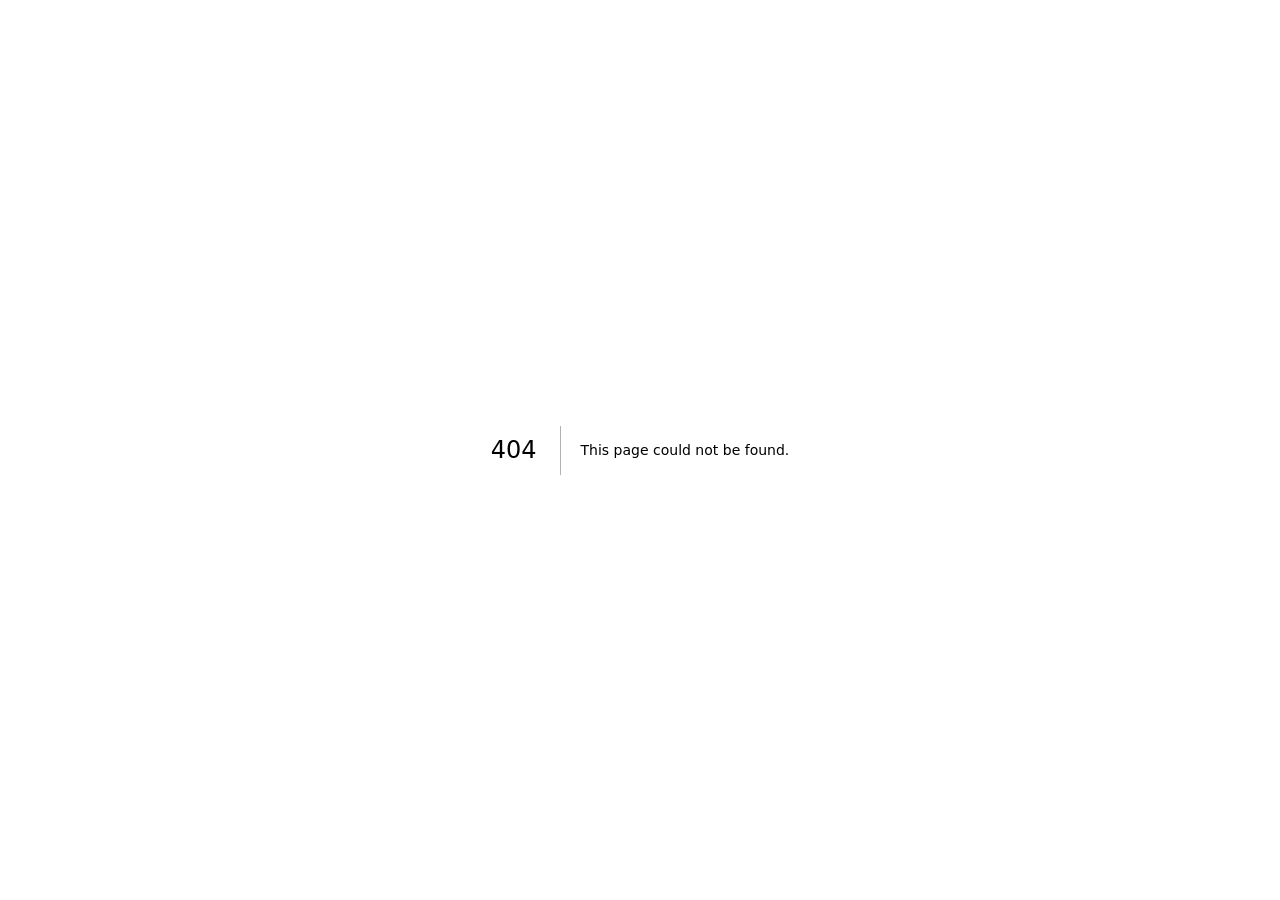
<file: _not-found.html>
<!DOCTYPE html><!--yyO4BZ12hIhl5_tZw6gkq--><html lang="es"><head><meta charSet="utf-8"/><meta name="viewport" content="width=device-width, initial-scale=1"/><link rel="stylesheet" href="/_next/static/chunks/d41ba60faff93bff.css" data-precedence="next"/><link rel="stylesheet" href="/_next/static/chunks/f65cf51832a3ddbf.css" data-precedence="next"/><link rel="preload" as="script" fetchPriority="low" href="/_next/static/chunks/32d40b0207d86ed6.js"/><script src="/_next/static/chunks/338356ee6def59e1.js" async=""></script><script src="/_next/static/chunks/5e4dcce739ebe015.js" async=""></script><script src="/_next/static/chunks/turbopack-e0bf2fcbc7c4d63b.js" async=""></script><script src="/_next/static/chunks/77ce015f252c0ac3.js" async=""></script><script src="/_next/static/chunks/195c216f52dae3f8.js" async=""></script><script src="/_next/static/chunks/a229c99b9a45e04b.js" async=""></script><script src="/_next/static/chunks/680527dd3eeb3b68.js" async=""></script><meta name="robots" content="noindex"/><meta name="next-size-adjust" content=""/><title>404: This page could not be found.</title><title>Yadrian Aguila Ferran — Senior Fullstack Developer</title><meta name="description" content="Portafolio profesional de Yadrian Aguila Ferran. Senior Fullstack Developer con +10 años de experiencia en ERP, arquitecturas web, cloud y movil."/><meta name="author" content="Yadrian Aguila Ferran"/><meta name="keywords" content="Yadrian Aguila Ferran,Fullstack Developer,Senior Developer,Next.js,Node.js,Laravel,ERP,Docker,Kubernetes"/><meta property="og:title" content="Yadrian Aguila Ferran — Senior Fullstack Developer"/><meta property="og:description" content="Portafolio profesional. Senior Fullstack Developer con +10 años de experiencia."/><meta property="og:type" content="website"/><meta name="twitter:card" content="summary"/><meta name="twitter:title" content="Yadrian Aguila Ferran — Senior Fullstack Developer"/><meta name="twitter:description" content="Portafolio profesional. Senior Fullstack Developer con +10 años de experiencia."/><script src="/_next/static/chunks/a6dad97d9634a72d.js" noModule=""></script></head><body class="inter_fe8b9d92-module__LINzvG__variable antialiased"><div hidden=""><!--$--><!--/$--></div><script>((a,b,c,d,e,f,g,h)=>{let i=document.documentElement,j=["light","dark"];function k(b){var c;(Array.isArray(a)?a:[a]).forEach(a=>{let c="class"===a,d=c&&f?e.map(a=>f[a]||a):e;c?(i.classList.remove(...d),i.classList.add(f&&f[b]?f[b]:b)):i.setAttribute(a,b)}),c=b,h&&j.includes(c)&&(i.style.colorScheme=c)}if(d)k(d);else try{let a=localStorage.getItem(b)||c,d=g&&"system"===a?window.matchMedia("(prefers-color-scheme: dark)").matches?"dark":"light":a;k(d)}catch(a){}})("class","theme","light",null,["light","dark"],null,false,true)</script><div style="font-family:system-ui,&quot;Segoe UI&quot;,Roboto,Helvetica,Arial,sans-serif,&quot;Apple Color Emoji&quot;,&quot;Segoe UI Emoji&quot;;height:100vh;text-align:center;display:flex;flex-direction:column;align-items:center;justify-content:center"><div><style>body{color:#000;background:#fff;margin:0}.next-error-h1{border-right:1px solid rgba(0,0,0,.3)}@media (prefers-color-scheme:dark){body{color:#fff;background:#000}.next-error-h1{border-right:1px solid rgba(255,255,255,.3)}}</style><h1 class="next-error-h1" style="display:inline-block;margin:0 20px 0 0;padding:0 23px 0 0;font-size:24px;font-weight:500;vertical-align:top;line-height:49px">404</h1><div style="display:inline-block"><h2 style="font-size:14px;font-weight:400;line-height:49px;margin:0">This page could not be found.</h2></div></div></div><!--$--><!--/$--><div role="region" aria-label="Notifications (F8)" tabindex="-1" style="pointer-events:none"><ol tabindex="-1" class="fixed top-0 z-[100] flex max-h-screen w-full flex-col-reverse p-4 sm:bottom-0 sm:right-0 sm:top-auto sm:flex-col md:max-w-[420px]"></ol></div><script src="/_next/static/chunks/32d40b0207d86ed6.js" id="_R_" async=""></script><script>(self.__next_f=self.__next_f||[]).push([0])</script><script>self.__next_f.push([1,"1:\"$Sreact.fragment\"\n2:I[27423,[\"/_next/static/chunks/77ce015f252c0ac3.js\",\"/_next/static/chunks/195c216f52dae3f8.js\",\"/_next/static/chunks/a229c99b9a45e04b.js\",\"/_next/static/chunks/680527dd3eeb3b68.js\"],\"ThemeProvider\"]\n3:I[39756,[\"/_next/static/chunks/77ce015f252c0ac3.js\",\"/_next/static/chunks/195c216f52dae3f8.js\",\"/_next/static/chunks/a229c99b9a45e04b.js\",\"/_next/static/chunks/680527dd3eeb3b68.js\"],\"default\"]\n4:I[37457,[\"/_next/static/chunks/77ce015f252c0ac3.js\",\"/_next/static/chunks/195c216f52dae3f8.js\",\"/_next/static/chunks/a229c99b9a45e04b.js\",\"/_next/static/chunks/680527dd3eeb3b68.js\"],\"default\"]\n5:I[77855,[\"/_next/static/chunks/77ce015f252c0ac3.js\",\"/_next/static/chunks/195c216f52dae3f8.js\",\"/_next/static/chunks/a229c99b9a45e04b.js\",\"/_next/static/chunks/680527dd3eeb3b68.js\"],\"Toaster\"]\n6:I[97367,[\"/_next/static/chunks/77ce015f252c0ac3.js\",\"/_next/static/chunks/195c216f52dae3f8.js\",\"/_next/static/chunks/a229c99b9a45e04b.js\",\"/_next/static/chunks/680527dd3eeb3b68.js\"],\"OutletBoundary\"]\n7:\"$Sreact.suspense\"\n9:I[97367,[\"/_next/static/chunks/77ce015f252c0ac3.js\",\"/_next/static/chunks/195c216f52dae3f8.js\",\"/_next/static/chunks/a229c99b9a45e04b.js\",\"/_next/static/chunks/680527dd3eeb3b68.js\"],\"ViewportBoundary\"]\nb:I[97367,[\"/_next/static/chunks/77ce015f252c0ac3.js\",\"/_next/static/chunks/195c216f52dae3f8.js\",\"/_next/static/chunks/a229c99b9a45e04b.js\",\"/_next/static/chunks/680527dd3eeb3b68.js\"],\"MetadataBoundary\"]\nd:I[68027,[\"/_next/static/chunks/77ce015f252c0ac3.js\",\"/_next/static/chunks/195c216f52dae3f8.js\",\"/_next/static/chunks/a229c99b9a45e04b.js\",\"/_next/static/chunks/680527dd3eeb3b68.js\"],\"default\"]\n:HL[\"/_next/static/chunks/d41ba60faff93bff.css\",\"style\"]\n:HL[\"/_next/static/chunks/f65cf51832a3ddbf.css\",\"style\"]\n"])</script><script>self.__next_f.push([1,"0:{\"P\":null,\"b\":\"yyO4BZ12hIhl5-tZw6gkq\",\"c\":[\"\",\"_not-found\"],\"q\":\"\",\"i\":false,\"f\":[[[\"\",{\"children\":[\"/_not-found\",{\"children\":[\"__PAGE__\",{}]}]},\"$undefined\",\"$undefined\",true],[[\"$\",\"$1\",\"c\",{\"children\":[[[\"$\",\"link\",\"0\",{\"rel\":\"stylesheet\",\"href\":\"/_next/static/chunks/d41ba60faff93bff.css\",\"precedence\":\"next\",\"crossOrigin\":\"$undefined\",\"nonce\":\"$undefined\"}],[\"$\",\"link\",\"1\",{\"rel\":\"stylesheet\",\"href\":\"/_next/static/chunks/f65cf51832a3ddbf.css\",\"precedence\":\"next\",\"crossOrigin\":\"$undefined\",\"nonce\":\"$undefined\"}],[\"$\",\"script\",\"script-0\",{\"src\":\"/_next/static/chunks/77ce015f252c0ac3.js\",\"async\":true,\"nonce\":\"$undefined\"}],[\"$\",\"script\",\"script-1\",{\"src\":\"/_next/static/chunks/195c216f52dae3f8.js\",\"async\":true,\"nonce\":\"$undefined\"}],[\"$\",\"script\",\"script-2\",{\"src\":\"/_next/static/chunks/a229c99b9a45e04b.js\",\"async\":true,\"nonce\":\"$undefined\"}],[\"$\",\"script\",\"script-3\",{\"src\":\"/_next/static/chunks/680527dd3eeb3b68.js\",\"async\":true,\"nonce\":\"$undefined\"}]],[\"$\",\"html\",null,{\"lang\":\"es\",\"suppressHydrationWarning\":true,\"children\":[\"$\",\"body\",null,{\"className\":\"inter_fe8b9d92-module__LINzvG__variable antialiased\",\"children\":[\"$\",\"$L2\",null,{\"children\":[[\"$\",\"$L3\",null,{\"parallelRouterKey\":\"children\",\"error\":\"$undefined\",\"errorStyles\":\"$undefined\",\"errorScripts\":\"$undefined\",\"template\":[\"$\",\"$L4\",null,{}],\"templateStyles\":\"$undefined\",\"templateScripts\":\"$undefined\",\"notFound\":[[[\"$\",\"title\",null,{\"children\":\"404: This page could not be found.\"}],[\"$\",\"div\",null,{\"style\":{\"fontFamily\":\"system-ui,\\\"Segoe UI\\\",Roboto,Helvetica,Arial,sans-serif,\\\"Apple Color Emoji\\\",\\\"Segoe UI Emoji\\\"\",\"height\":\"100vh\",\"textAlign\":\"center\",\"display\":\"flex\",\"flexDirection\":\"column\",\"alignItems\":\"center\",\"justifyContent\":\"center\"},\"children\":[\"$\",\"div\",null,{\"children\":[[\"$\",\"style\",null,{\"dangerouslySetInnerHTML\":{\"__html\":\"body{color:#000;background:#fff;margin:0}.next-error-h1{border-right:1px solid rgba(0,0,0,.3)}@media (prefers-color-scheme:dark){body{color:#fff;background:#000}.next-error-h1{border-right:1px solid rgba(255,255,255,.3)}}\"}}],[\"$\",\"h1\",null,{\"className\":\"next-error-h1\",\"style\":{\"display\":\"inline-block\",\"margin\":\"0 20px 0 0\",\"padding\":\"0 23px 0 0\",\"fontSize\":24,\"fontWeight\":500,\"verticalAlign\":\"top\",\"lineHeight\":\"49px\"},\"children\":404}],[\"$\",\"div\",null,{\"style\":{\"display\":\"inline-block\"},\"children\":[\"$\",\"h2\",null,{\"style\":{\"fontSize\":14,\"fontWeight\":400,\"lineHeight\":\"49px\",\"margin\":0},\"children\":\"This page could not be found.\"}]}]]}]}]],[]],\"forbidden\":\"$undefined\",\"unauthorized\":\"$undefined\"}],[\"$\",\"$L5\",null,{}]]}]}]}]]}],{\"children\":[[\"$\",\"$1\",\"c\",{\"children\":[null,[\"$\",\"$L3\",null,{\"parallelRouterKey\":\"children\",\"error\":\"$undefined\",\"errorStyles\":\"$undefined\",\"errorScripts\":\"$undefined\",\"template\":[\"$\",\"$L4\",null,{}],\"templateStyles\":\"$undefined\",\"templateScripts\":\"$undefined\",\"notFound\":\"$undefined\",\"forbidden\":\"$undefined\",\"unauthorized\":\"$undefined\"}]]}],{\"children\":[[\"$\",\"$1\",\"c\",{\"children\":[[[\"$\",\"title\",null,{\"children\":\"404: This page could not be found.\"}],[\"$\",\"div\",null,{\"style\":\"$0:f:0:1:0:props:children:1:props:children:props:children:props:children:0:props:notFound:0:1:props:style\",\"children\":[\"$\",\"div\",null,{\"children\":[[\"$\",\"style\",null,{\"dangerouslySetInnerHTML\":{\"__html\":\"body{color:#000;background:#fff;margin:0}.next-error-h1{border-right:1px solid rgba(0,0,0,.3)}@media (prefers-color-scheme:dark){body{color:#fff;background:#000}.next-error-h1{border-right:1px solid rgba(255,255,255,.3)}}\"}}],[\"$\",\"h1\",null,{\"className\":\"next-error-h1\",\"style\":\"$0:f:0:1:0:props:children:1:props:children:props:children:props:children:0:props:notFound:0:1:props:children:props:children:1:props:style\",\"children\":404}],[\"$\",\"div\",null,{\"style\":\"$0:f:0:1:0:props:children:1:props:children:props:children:props:children:0:props:notFound:0:1:props:children:props:children:2:props:style\",\"children\":[\"$\",\"h2\",null,{\"style\":\"$0:f:0:1:0:props:children:1:props:children:props:children:props:children:0:props:notFound:0:1:props:children:props:children:2:props:children:props:style\",\"children\":\"This page could not be found.\"}]}]]}]}]],null,[\"$\",\"$L6\",null,{\"children\":[\"$\",\"$7\",null,{\"name\":\"Next.MetadataOutlet\",\"children\":\"$@8\"}]}]]}],{},null,false,false]},null,false,false]},null,false,false],[\"$\",\"$1\",\"h\",{\"children\":[[\"$\",\"meta\",null,{\"name\":\"robots\",\"content\":\"noindex\"}],[\"$\",\"$L9\",null,{\"children\":\"$La\"}],[\"$\",\"div\",null,{\"hidden\":true,\"children\":[\"$\",\"$Lb\",null,{\"children\":[\"$\",\"$7\",null,{\"name\":\"Next.Metadata\",\"children\":\"$Lc\"}]}]}],[\"$\",\"meta\",null,{\"name\":\"next-size-adjust\",\"content\":\"\"}]]}],false]],\"m\":\"$undefined\",\"G\":[\"$d\",\"$undefined\"],\"S\":true}\n"])</script><script>self.__next_f.push([1,"a:[[\"$\",\"meta\",\"0\",{\"charSet\":\"utf-8\"}],[\"$\",\"meta\",\"1\",{\"name\":\"viewport\",\"content\":\"width=device-width, initial-scale=1\"}]]\n"])</script><script>self.__next_f.push([1,"8:null\nc:[[\"$\",\"title\",\"0\",{\"children\":\"Yadrian Aguila Ferran — Senior Fullstack Developer\"}],[\"$\",\"meta\",\"1\",{\"name\":\"description\",\"content\":\"Portafolio profesional de Yadrian Aguila Ferran. Senior Fullstack Developer con +10 años de experiencia en ERP, arquitecturas web, cloud y movil.\"}],[\"$\",\"meta\",\"2\",{\"name\":\"author\",\"content\":\"Yadrian Aguila Ferran\"}],[\"$\",\"meta\",\"3\",{\"name\":\"keywords\",\"content\":\"Yadrian Aguila Ferran,Fullstack Developer,Senior Developer,Next.js,Node.js,Laravel,ERP,Docker,Kubernetes\"}],[\"$\",\"meta\",\"4\",{\"property\":\"og:title\",\"content\":\"Yadrian Aguila Ferran — Senior Fullstack Developer\"}],[\"$\",\"meta\",\"5\",{\"property\":\"og:description\",\"content\":\"Portafolio profesional. Senior Fullstack Developer con +10 años de experiencia.\"}],[\"$\",\"meta\",\"6\",{\"property\":\"og:type\",\"content\":\"website\"}],[\"$\",\"meta\",\"7\",{\"name\":\"twitter:card\",\"content\":\"summary\"}],[\"$\",\"meta\",\"8\",{\"name\":\"twitter:title\",\"content\":\"Yadrian Aguila Ferran — Senior Fullstack Developer\"}],[\"$\",\"meta\",\"9\",{\"name\":\"twitter:description\",\"content\":\"Portafolio profesional. Senior Fullstack Developer con +10 años de experiencia.\"}]]\n"])</script></body></html>
</file>
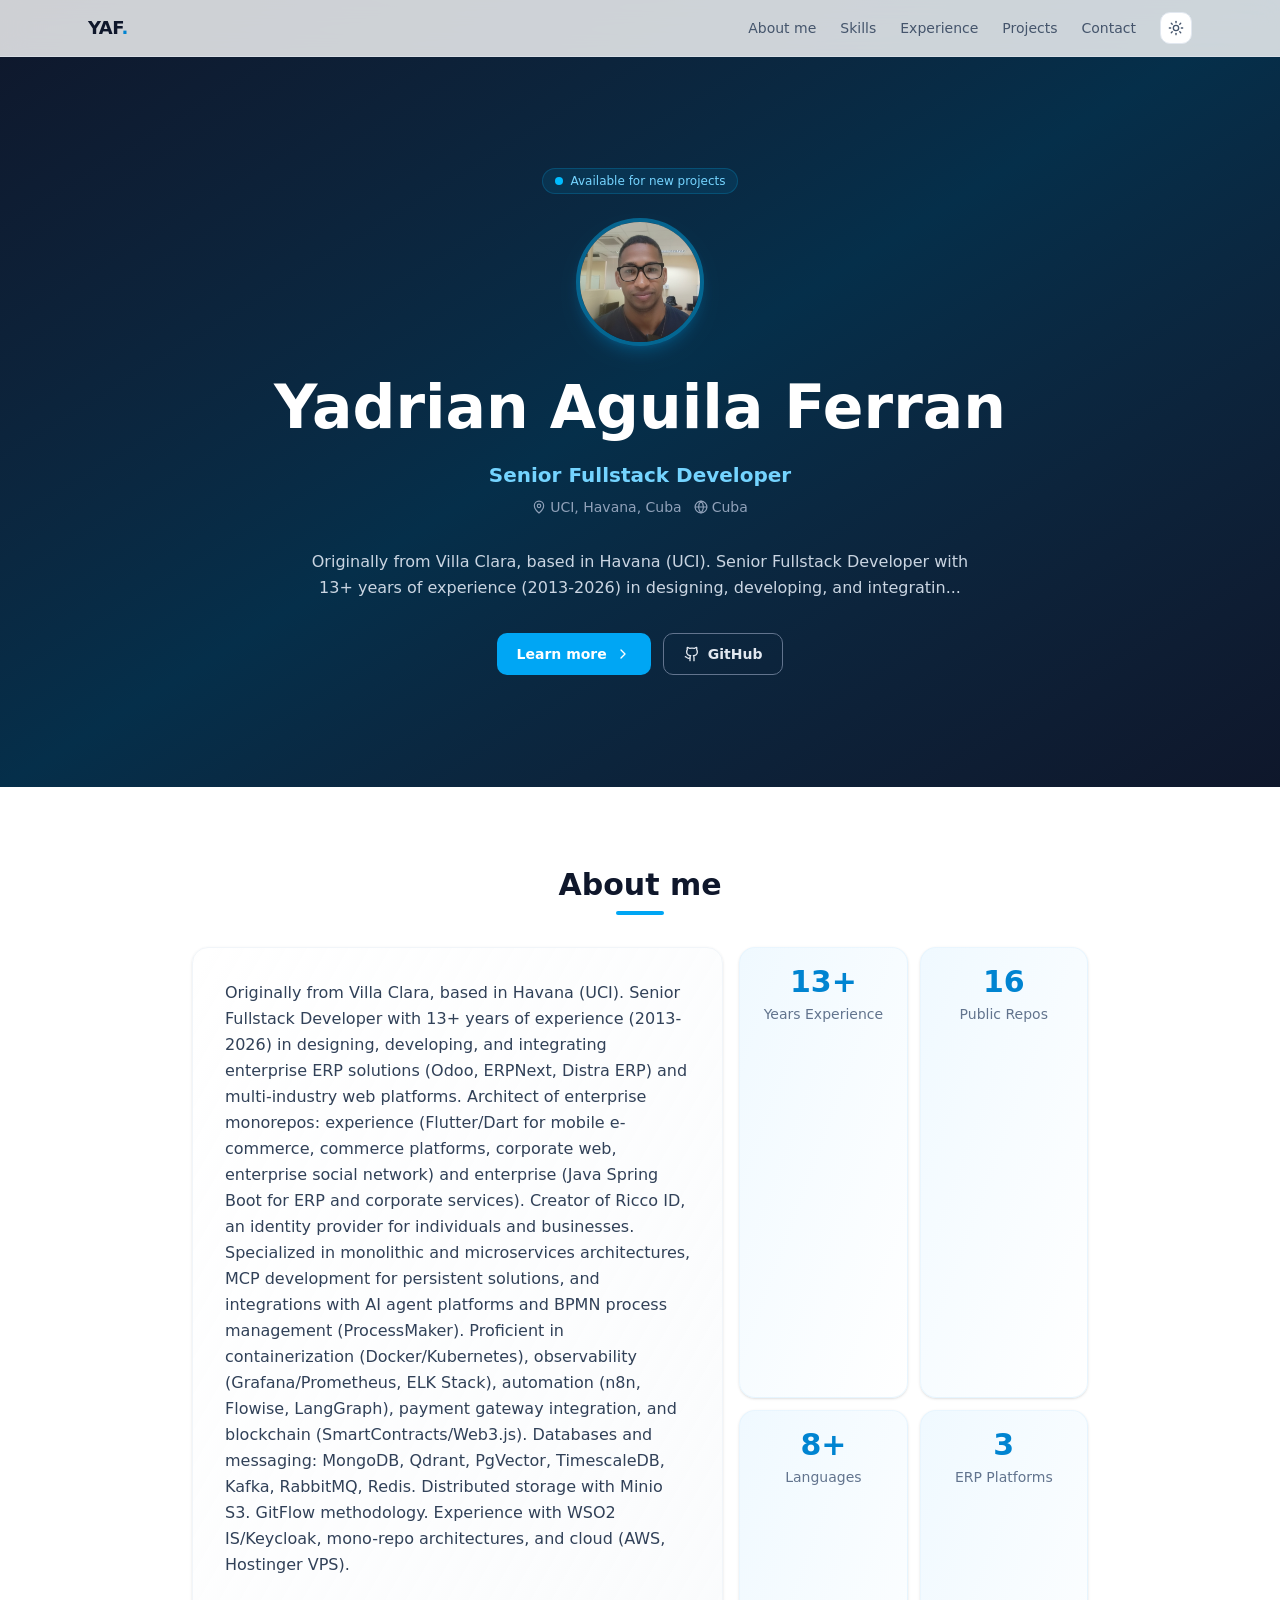
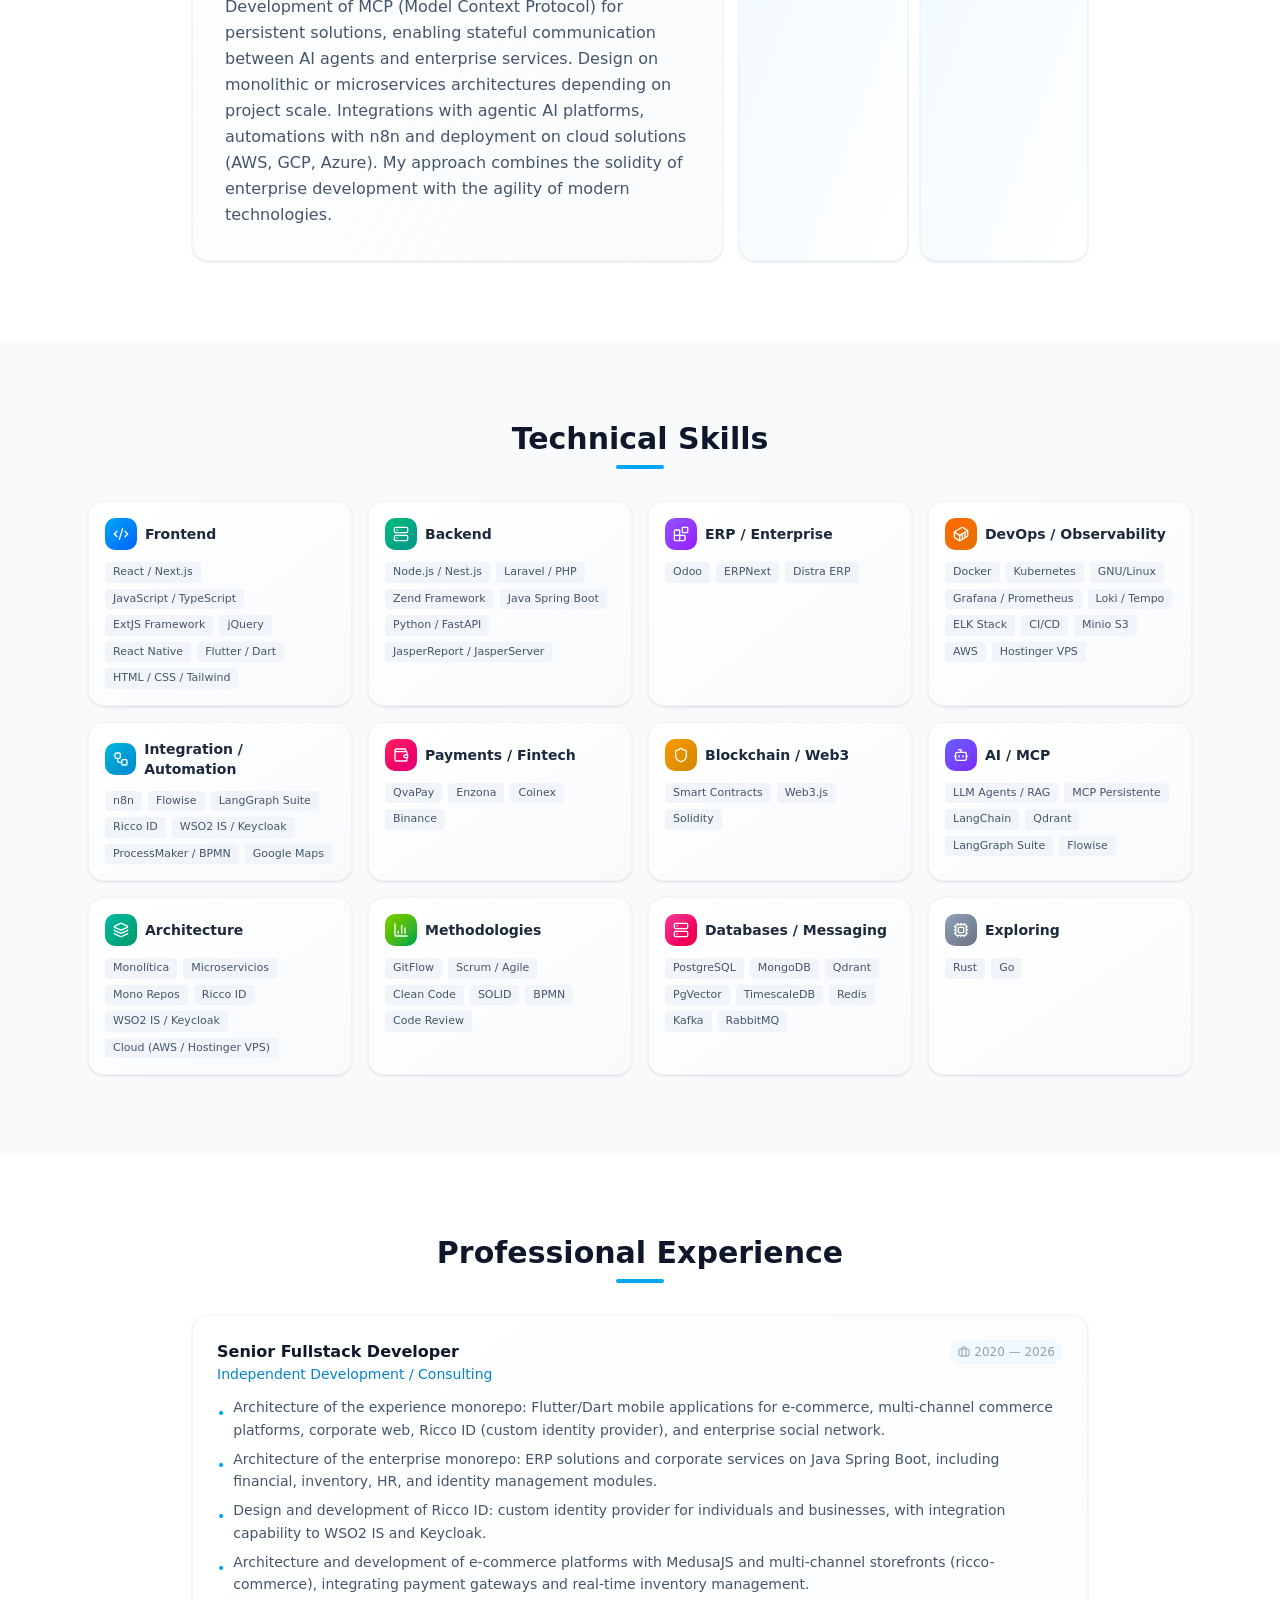
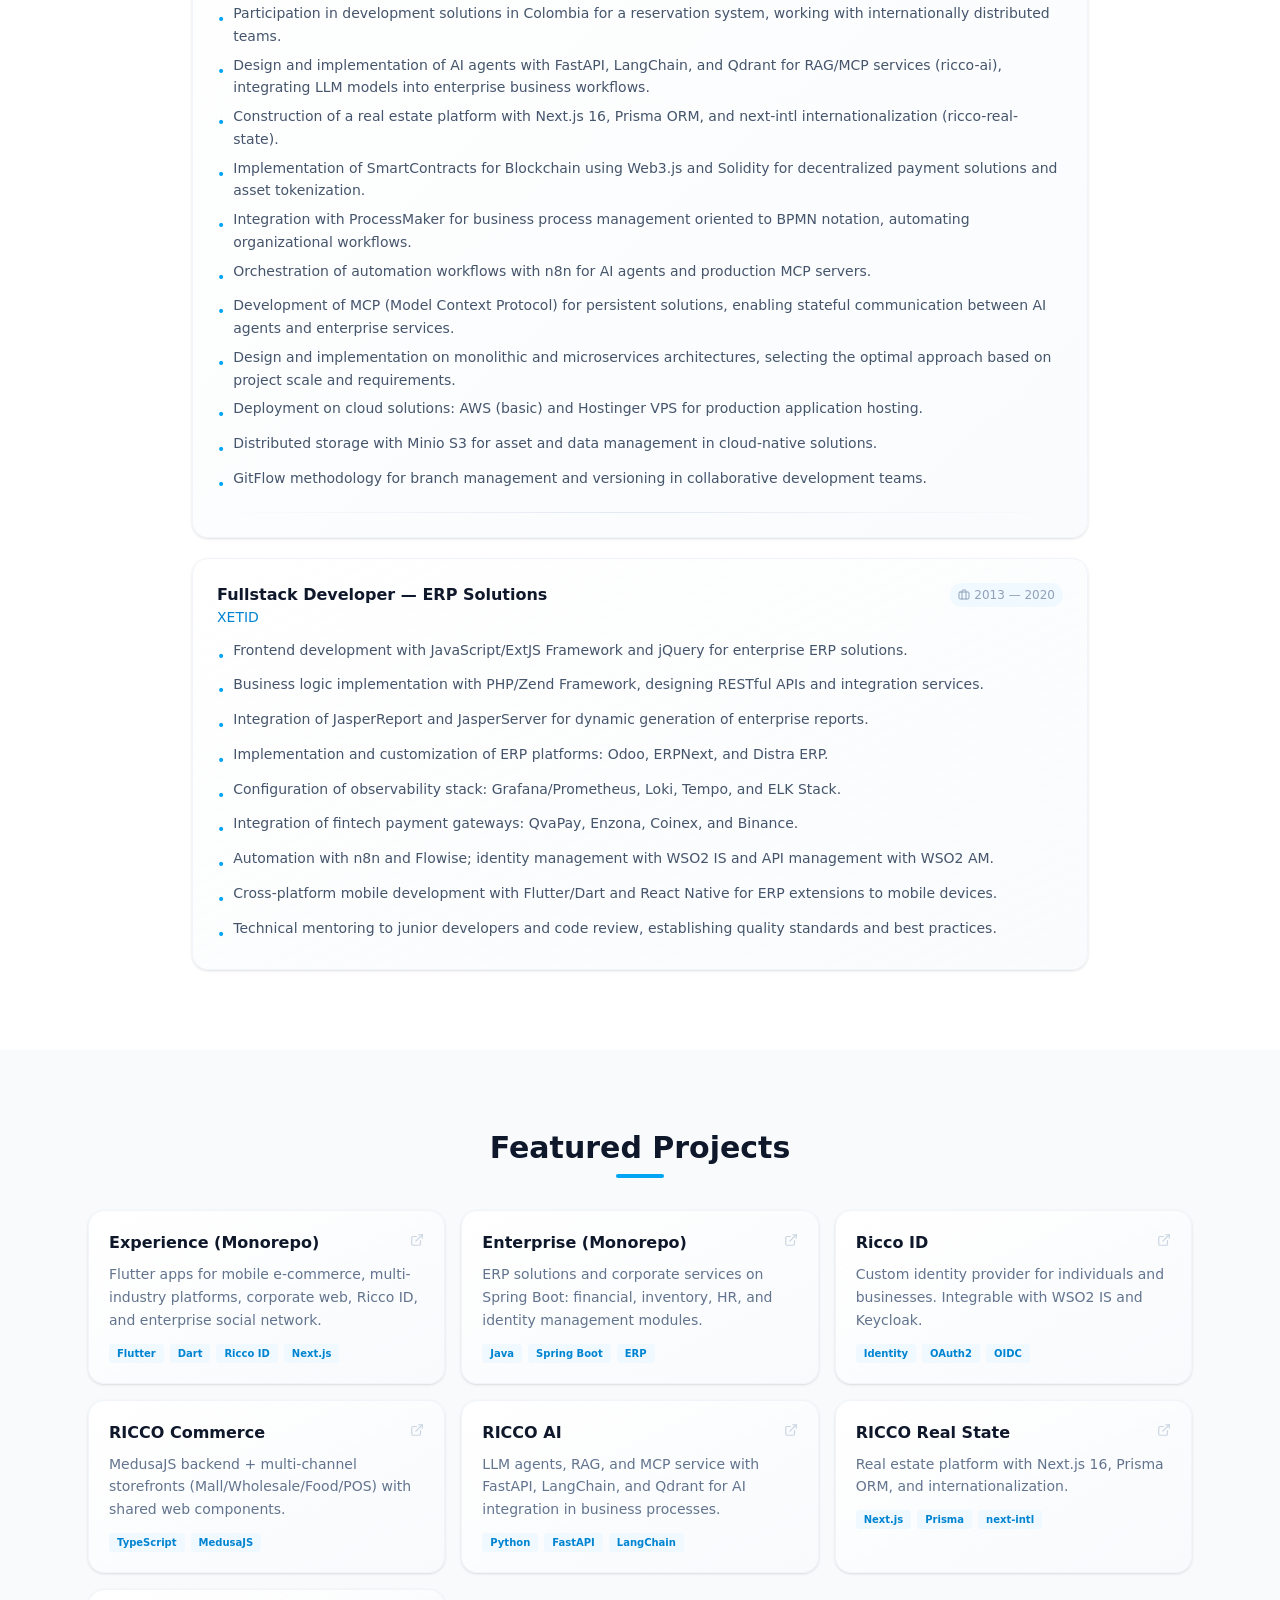
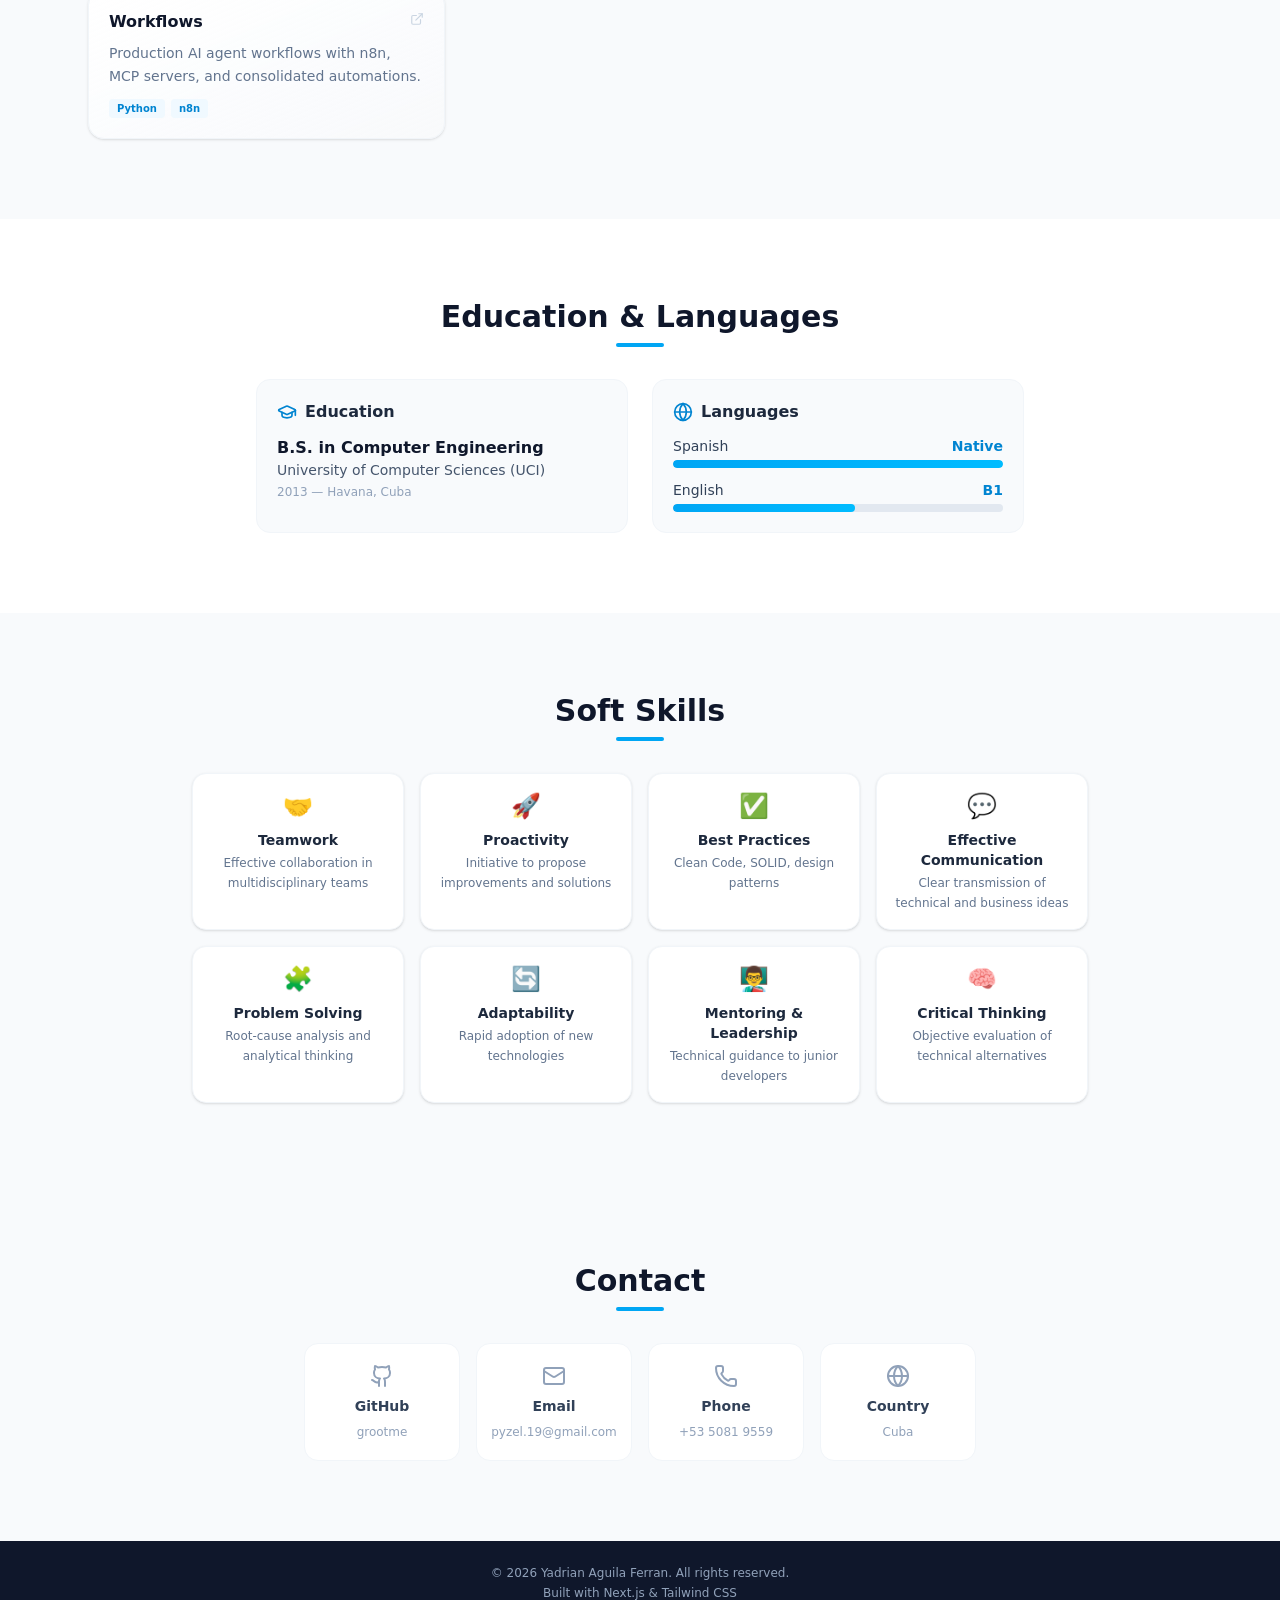
<file: en.html>
<!DOCTYPE html><!--yyO4BZ12hIhl5_tZw6gkq--><html lang="es"><head><meta charSet="utf-8"/><meta name="viewport" content="width=device-width, initial-scale=1"/><link rel="preload" href="/_next/static/media/83afe278b6a6bb3c-s.p.3a6ba036.woff2" as="font" crossorigin="" type="font/woff2"/><link rel="preload" as="image" href="/photo.png"/><link rel="stylesheet" href="/_next/static/chunks/d41ba60faff93bff.css" data-precedence="next"/><link rel="stylesheet" href="/_next/static/chunks/f65cf51832a3ddbf.css" data-precedence="next"/><link rel="preload" as="script" fetchPriority="low" href="/_next/static/chunks/32d40b0207d86ed6.js"/><script src="/_next/static/chunks/338356ee6def59e1.js" async=""></script><script src="/_next/static/chunks/5e4dcce739ebe015.js" async=""></script><script src="/_next/static/chunks/turbopack-e0bf2fcbc7c4d63b.js" async=""></script><script src="/_next/static/chunks/77ce015f252c0ac3.js" async=""></script><script src="/_next/static/chunks/a229c99b9a45e04b.js" async=""></script><script src="/_next/static/chunks/195c216f52dae3f8.js" async=""></script><script src="/_next/static/chunks/680527dd3eeb3b68.js" async=""></script><script src="/_next/static/chunks/c4428156f7b43468.js" async=""></script><script src="/_next/static/chunks/2aef33674dc4cc1f.js" async=""></script><meta name="next-size-adjust" content=""/><title>Yadrian Aguila Ferran — Senior Fullstack Developer</title><meta name="description" content="Professional portfolio of Yadrian Aguila Ferran. Senior Fullstack Developer with 10+ years of experience in ERP, web architectures, cloud and mobile."/><meta name="author" content="Yadrian Aguila Ferran"/><meta name="keywords" content="Yadrian Aguila Ferran,Fullstack Developer,Senior Developer,Next.js,Node.js,Laravel,ERP,Docker,Kubernetes"/><meta property="og:title" content="Yadrian Aguila Ferran — Senior Fullstack Developer"/><meta property="og:description" content="Portafolio profesional. Senior Fullstack Developer con +10 años de experiencia."/><meta property="og:type" content="website"/><meta name="twitter:card" content="summary"/><meta name="twitter:title" content="Yadrian Aguila Ferran — Senior Fullstack Developer"/><meta name="twitter:description" content="Portafolio profesional. Senior Fullstack Developer con +10 años de experiencia."/><script src="/_next/static/chunks/a6dad97d9634a72d.js" noModule=""></script></head><body class="inter_fe8b9d92-module__LINzvG__variable antialiased"><div hidden=""><!--$--><!--/$--></div><script>((a,b,c,d,e,f,g,h)=>{let i=document.documentElement,j=["light","dark"];function k(b){var c;(Array.isArray(a)?a:[a]).forEach(a=>{let c="class"===a,d=c&&f?e.map(a=>f[a]||a):e;c?(i.classList.remove(...d),i.classList.add(f&&f[b]?f[b]:b)):i.setAttribute(a,b)}),c=b,h&&j.includes(c)&&(i.style.colorScheme=c)}if(d)k(d);else try{let a=localStorage.getItem(b)||c,d=g&&"system"===a?window.matchMedia("(prefers-color-scheme: dark)").matches?"dark":"light":a;k(d)}catch(a){}})("class","theme","light",null,["light","dark"],null,false,true)</script><div lang="en"><div class="min-h-screen flex flex-col bg-white dark:bg-slate-950 font-[var(--font-inter)]"><nav class="fixed top-0 inset-x-0 z-50 bg-white/80 backdrop-blur-md border-b border-slate-200/60 dark:bg-slate-900/80 dark:border-slate-700/60"><div class="max-w-6xl mx-auto flex items-center justify-between px-4 sm:px-6 h-14"><a href="#" class="font-bold text-lg tracking-tight text-slate-900 dark:text-white">YAF<span class="text-sky-600">.</span></a><div class="hidden md:flex items-center gap-6 text-sm font-medium text-slate-600 dark:text-slate-300"><a href="#about" class="hover:text-sky-600 transition-colors">About me</a><a href="#skills" class="hover:text-sky-600 transition-colors">Skills</a><a href="#experience" class="hover:text-sky-600 transition-colors">Experience</a><a href="#projects" class="hover:text-sky-600 transition-colors">Projects</a><a href="#contact" class="hover:text-sky-600 transition-colors">Contact</a></div><button class="md:hidden p-2 text-slate-600 dark:text-slate-300" aria-label="Menu"><svg width="24" height="24" fill="none" stroke="currentColor" stroke-width="2"><path d="M4 6h16M4 12h16M4 18h16"></path></svg></button></div></nav><main class="flex-1"><section class="relative pt-14 overflow-hidden"><div class="absolute inset-0 bg-gradient-to-br from-slate-900 via-sky-950 to-slate-900"></div><div class="absolute inset-0 opacity-20 bg-[radial-gradient(ellipse_at_top_right,_var(--tw-gradient-stops))] from-sky-400 via-transparent to-transparent"></div><div class="relative max-w-6xl mx-auto px-4 sm:px-6 py-20 sm:py-28 text-center"><div class="inline-flex items-center gap-2 px-3 py-1 rounded-full bg-sky-500/10 border border-sky-400/20 text-sky-300 text-xs font-medium mb-6"><span class="w-2 h-2 rounded-full bg-sky-400 animate-pulse"></span>Available for new projects</div><img src="/photo.png" alt="Yadrian Aguila Ferran" class="w-28 h-28 sm:w-32 sm:h-32 rounded-full object-cover border-4 border-sky-400/40 shadow-lg shadow-sky-500/20 mx-auto mb-6"/><h1 class="text-4xl sm:text-5xl lg:text-6xl font-extrabold text-white leading-tight mb-4">Yadrian Aguila Ferran</h1><p class="text-lg sm:text-xl text-sky-300 font-semibold mb-2">Senior Fullstack Developer</p><p class="flex items-center justify-center gap-3 text-slate-400 text-sm mb-8"><span class="inline-flex items-center gap-1"><svg xmlns="http://www.w3.org/2000/svg" width="14" height="14" viewBox="0 0 24 24" fill="none" stroke="currentColor" stroke-width="2" stroke-linecap="round" stroke-linejoin="round" class="lucide lucide-map-pin" aria-hidden="true"><path d="M20 10c0 4.993-5.539 10.193-7.399 11.799a1 1 0 0 1-1.202 0C9.539 20.193 4 14.993 4 10a8 8 0 0 1 16 0"></path><circle cx="12" cy="10" r="3"></circle></svg> <!-- -->UCI, Havana, Cuba</span><span class="inline-flex items-center gap-1"><svg xmlns="http://www.w3.org/2000/svg" width="14" height="14" viewBox="0 0 24 24" fill="none" stroke="currentColor" stroke-width="2" stroke-linecap="round" stroke-linejoin="round" class="lucide lucide-globe" aria-hidden="true"><circle cx="12" cy="12" r="10"></circle><path d="M12 2a14.5 14.5 0 0 0 0 20 14.5 14.5 0 0 0 0-20"></path><path d="M2 12h20"></path></svg> <!-- -->Cuba</span></p><p class="max-w-2xl mx-auto text-slate-300 text-sm sm:text-base leading-relaxed mb-8">Originally from Villa Clara, based in Havana (UCI). Senior Fullstack Developer with 13+ years of experience (2013-2026) in designing, developing, and integratin<!-- -->...</p><div class="flex flex-wrap justify-center gap-3"><a href="#about" class="inline-flex items-center gap-2 px-5 py-2.5 rounded-lg bg-sky-500 text-white font-semibold text-sm hover:bg-sky-400 transition">Learn more<!-- --> <svg xmlns="http://www.w3.org/2000/svg" width="16" height="16" viewBox="0 0 24 24" fill="none" stroke="currentColor" stroke-width="2" stroke-linecap="round" stroke-linejoin="round" class="lucide lucide-chevron-right" aria-hidden="true"><path d="m9 18 6-6-6-6"></path></svg></a><a href="https://github.com/grootme" target="_blank" rel="noopener noreferrer" class="inline-flex items-center gap-2 px-5 py-2.5 rounded-lg border border-slate-500 text-slate-200 font-semibold text-sm hover:border-sky-400 hover:text-sky-300 transition"><svg xmlns="http://www.w3.org/2000/svg" width="16" height="16" viewBox="0 0 24 24" fill="none" stroke="currentColor" stroke-width="2" stroke-linecap="round" stroke-linejoin="round" class="lucide lucide-github" aria-hidden="true"><path d="M15 22v-4a4.8 4.8 0 0 0-1-3.5c3 0 6-2 6-5.5.08-1.25-.27-2.48-1-3.5.28-1.15.28-2.35 0-3.5 0 0-1 0-3 1.5-2.64-.5-5.36-.5-8 0C6 2 5 2 5 2c-.3 1.15-.3 2.35 0 3.5A5.403 5.403 0 0 0 4 9c0 3.5 3 5.5 6 5.5-.39.49-.68 1.05-.85 1.65-.17.6-.22 1.23-.15 1.85v4"></path><path d="M9 18c-4.51 2-5-2-7-2"></path></svg> GitHub</a></div></div></section><section id="about" class="py-16 sm:py-20 bg-white dark:bg-slate-900"><div class="max-w-6xl mx-auto px-4 sm:px-6"><div class="mb-8 text-center"><h2 class="text-2xl sm:text-3xl font-extrabold text-slate-900 dark:text-white">About me</h2><div class="mt-2 mx-auto w-12 h-1 rounded-full bg-sky-500"></div></div><div class="max-w-4xl mx-auto grid lg:grid-cols-5 gap-4"><div class="rounded-2xl border border-slate-100 bg-gradient-to-br from-white to-slate-50/80 shadow-sm dark:border-slate-700 dark:from-slate-800 dark:to-slate-800/80 hover:shadow-md transition-shadow p-6 sm:p-8 relative lg:col-span-3"><p class="text-slate-700 dark:text-slate-300 text-sm sm:text-base leading-relaxed">Originally from Villa Clara, based in Havana (UCI). Senior Fullstack Developer with 13+ years of experience (2013-2026) in designing, developing, and integrating enterprise ERP solutions (Odoo, ERPNext, Distra ERP) and multi-industry web platforms. Architect of enterprise monorepos: experience (Flutter/Dart for mobile e-commerce, commerce platforms, corporate web, enterprise social network) and enterprise (Java Spring Boot for ERP and corporate services). Creator of Ricco ID, an identity provider for individuals and businesses. Specialized in monolithic and microservices architectures, MCP development for persistent solutions, and integrations with AI agent platforms and BPMN process management (ProcessMaker). Proficient in containerization (Docker/Kubernetes), observability (Grafana/Prometheus, ELK Stack), automation (n8n, Flowise, LangGraph), payment gateway integration, and blockchain (SmartContracts/Web3.js). Databases and messaging: MongoDB, Qdrant, PgVector, TimescaleDB, Kafka, RabbitMQ, Redis. Distributed storage with Minio S3. GitFlow methodology. Experience with WSO2 IS/Keycloak, mono-repo architectures, and cloud (AWS, Hostinger VPS).</p><p class="text-slate-600 dark:text-slate-400 text-sm sm:text-base leading-relaxed mt-4">Development of MCP (Model Context Protocol) for persistent solutions, enabling stateful communication between AI agents and enterprise services. Design on monolithic or microservices architectures depending on project scale. Integrations with agentic AI platforms, automations with n8n and deployment on cloud solutions (AWS, GCP, Azure). My approach combines the solidity of enterprise development with the agility of modern technologies.</p></div><div class="lg:col-span-2 grid grid-cols-2 gap-3"><div class="rounded-2xl bg-gradient-to-br from-sky-50 to-white border border-sky-100/60 shadow-sm dark:from-sky-900/20 dark:to-slate-800 dark:border-sky-800/30 hover:shadow-md transition-shadow p-4 relative"><div class="flex flex-col items-center justify-center"><div class="text-2xl sm:text-3xl font-extrabold text-sky-600">13+</div><div class="text-xs sm:text-sm text-slate-500 dark:text-slate-400 mt-1 text-center">Years Experience</div></div></div><div class="rounded-2xl bg-gradient-to-br from-sky-50 to-white border border-sky-100/60 shadow-sm dark:from-sky-900/20 dark:to-slate-800 dark:border-sky-800/30 hover:shadow-md transition-shadow p-4 relative"><div class="flex flex-col items-center justify-center"><div class="text-2xl sm:text-3xl font-extrabold text-sky-600">16</div><div class="text-xs sm:text-sm text-slate-500 dark:text-slate-400 mt-1 text-center">Public Repos</div></div></div><div class="rounded-2xl bg-gradient-to-br from-sky-50 to-white border border-sky-100/60 shadow-sm dark:from-sky-900/20 dark:to-slate-800 dark:border-sky-800/30 hover:shadow-md transition-shadow p-4 relative"><div class="flex flex-col items-center justify-center"><div class="text-2xl sm:text-3xl font-extrabold text-sky-600">8+</div><div class="text-xs sm:text-sm text-slate-500 dark:text-slate-400 mt-1 text-center">Languages</div></div></div><div class="rounded-2xl bg-gradient-to-br from-sky-50 to-white border border-sky-100/60 shadow-sm dark:from-sky-900/20 dark:to-slate-800 dark:border-sky-800/30 hover:shadow-md transition-shadow p-4 relative"><div class="flex flex-col items-center justify-center"><div class="text-2xl sm:text-3xl font-extrabold text-sky-600">3</div><div class="text-xs sm:text-sm text-slate-500 dark:text-slate-400 mt-1 text-center">ERP Platforms</div></div></div></div></div></div></section><section id="skills" class="py-16 sm:py-20 bg-slate-50 dark:bg-slate-800/50"><div class="max-w-6xl mx-auto px-4 sm:px-6"><div class="mb-8 text-center"><h2 class="text-2xl sm:text-3xl font-extrabold text-slate-900 dark:text-white">Technical Skills</h2><div class="mt-2 mx-auto w-12 h-1 rounded-full bg-sky-500"></div></div><div class="grid sm:grid-cols-2 lg:grid-cols-4 gap-4"><div class="rounded-2xl border border-slate-100 bg-gradient-to-br from-white to-slate-50/80 shadow-sm dark:border-slate-700 dark:from-slate-800 dark:to-slate-800/80 hover:shadow-md transition-shadow p-4 relative"><div class="flex items-center gap-2 mb-3"><div class="w-8 h-8 rounded-lg bg-gradient-to-br from-sky-500 to-blue-600 flex items-center justify-center"><svg xmlns="http://www.w3.org/2000/svg" width="16" height="16" viewBox="0 0 24 24" fill="none" stroke="currentColor" stroke-width="2" stroke-linecap="round" stroke-linejoin="round" class="lucide lucide-code-xml text-white" aria-hidden="true"><path d="m18 16 4-4-4-4"></path><path d="m6 8-4 4 4 4"></path><path d="m14.5 4-5 16"></path></svg></div><h3 class="font-semibold text-sm text-slate-800 dark:text-slate-200">Frontend</h3></div><div class="flex flex-wrap gap-1.5"><span class="px-2 py-0.5 rounded text-[11px] font-medium bg-slate-100 dark:bg-slate-700 text-slate-600 dark:text-slate-300">React / Next.js</span><span class="px-2 py-0.5 rounded text-[11px] font-medium bg-slate-100 dark:bg-slate-700 text-slate-600 dark:text-slate-300">JavaScript / TypeScript</span><span class="px-2 py-0.5 rounded text-[11px] font-medium bg-slate-100 dark:bg-slate-700 text-slate-600 dark:text-slate-300">ExtJS Framework</span><span class="px-2 py-0.5 rounded text-[11px] font-medium bg-slate-100 dark:bg-slate-700 text-slate-600 dark:text-slate-300">jQuery</span><span class="px-2 py-0.5 rounded text-[11px] font-medium bg-slate-100 dark:bg-slate-700 text-slate-600 dark:text-slate-300">React Native</span><span class="px-2 py-0.5 rounded text-[11px] font-medium bg-slate-100 dark:bg-slate-700 text-slate-600 dark:text-slate-300">Flutter / Dart</span><span class="px-2 py-0.5 rounded text-[11px] font-medium bg-slate-100 dark:bg-slate-700 text-slate-600 dark:text-slate-300">HTML / CSS / Tailwind</span></div></div><div class="rounded-2xl border border-slate-100 bg-gradient-to-br from-white to-slate-50/80 shadow-sm dark:border-slate-700 dark:from-slate-800 dark:to-slate-800/80 hover:shadow-md transition-shadow p-4 relative"><div class="flex items-center gap-2 mb-3"><div class="w-8 h-8 rounded-lg bg-gradient-to-br from-emerald-500 to-teal-600 flex items-center justify-center"><svg xmlns="http://www.w3.org/2000/svg" width="16" height="16" viewBox="0 0 24 24" fill="none" stroke="currentColor" stroke-width="2" stroke-linecap="round" stroke-linejoin="round" class="lucide lucide-server text-white" aria-hidden="true"><rect width="20" height="8" x="2" y="2" rx="2" ry="2"></rect><rect width="20" height="8" x="2" y="14" rx="2" ry="2"></rect><line x1="6" x2="6.01" y1="6" y2="6"></line><line x1="6" x2="6.01" y1="18" y2="18"></line></svg></div><h3 class="font-semibold text-sm text-slate-800 dark:text-slate-200">Backend</h3></div><div class="flex flex-wrap gap-1.5"><span class="px-2 py-0.5 rounded text-[11px] font-medium bg-slate-100 dark:bg-slate-700 text-slate-600 dark:text-slate-300">Node.js / Nest.js</span><span class="px-2 py-0.5 rounded text-[11px] font-medium bg-slate-100 dark:bg-slate-700 text-slate-600 dark:text-slate-300">Laravel / PHP</span><span class="px-2 py-0.5 rounded text-[11px] font-medium bg-slate-100 dark:bg-slate-700 text-slate-600 dark:text-slate-300">Zend Framework</span><span class="px-2 py-0.5 rounded text-[11px] font-medium bg-slate-100 dark:bg-slate-700 text-slate-600 dark:text-slate-300">Java Spring Boot</span><span class="px-2 py-0.5 rounded text-[11px] font-medium bg-slate-100 dark:bg-slate-700 text-slate-600 dark:text-slate-300">Python / FastAPI</span><span class="px-2 py-0.5 rounded text-[11px] font-medium bg-slate-100 dark:bg-slate-700 text-slate-600 dark:text-slate-300">JasperReport / JasperServer</span></div></div><div class="rounded-2xl border border-slate-100 bg-gradient-to-br from-white to-slate-50/80 shadow-sm dark:border-slate-700 dark:from-slate-800 dark:to-slate-800/80 hover:shadow-md transition-shadow p-4 relative"><div class="flex items-center gap-2 mb-3"><div class="w-8 h-8 rounded-lg bg-gradient-to-br from-violet-500 to-purple-600 flex items-center justify-center"><svg xmlns="http://www.w3.org/2000/svg" width="16" height="16" viewBox="0 0 24 24" fill="none" stroke="currentColor" stroke-width="2" stroke-linecap="round" stroke-linejoin="round" class="lucide lucide-blocks text-white" aria-hidden="true"><path d="M10 22V7a1 1 0 0 0-1-1H4a2 2 0 0 0-2 2v12a2 2 0 0 0 2 2h12a2 2 0 0 0 2-2v-5a1 1 0 0 0-1-1H2"></path><rect x="14" y="2" width="8" height="8" rx="1"></rect></svg></div><h3 class="font-semibold text-sm text-slate-800 dark:text-slate-200">ERP / Enterprise</h3></div><div class="flex flex-wrap gap-1.5"><span class="px-2 py-0.5 rounded text-[11px] font-medium bg-slate-100 dark:bg-slate-700 text-slate-600 dark:text-slate-300">Odoo</span><span class="px-2 py-0.5 rounded text-[11px] font-medium bg-slate-100 dark:bg-slate-700 text-slate-600 dark:text-slate-300">ERPNext</span><span class="px-2 py-0.5 rounded text-[11px] font-medium bg-slate-100 dark:bg-slate-700 text-slate-600 dark:text-slate-300">Distra ERP</span></div></div><div class="rounded-2xl border border-slate-100 bg-gradient-to-br from-white to-slate-50/80 shadow-sm dark:border-slate-700 dark:from-slate-800 dark:to-slate-800/80 hover:shadow-md transition-shadow p-4 relative"><div class="flex items-center gap-2 mb-3"><div class="w-8 h-8 rounded-lg bg-gradient-to-br from-orange-500 to-amber-600 flex items-center justify-center"><svg xmlns="http://www.w3.org/2000/svg" width="16" height="16" viewBox="0 0 24 24" fill="none" stroke="currentColor" stroke-width="2" stroke-linecap="round" stroke-linejoin="round" class="lucide lucide-container text-white" aria-hidden="true"><path d="M22 7.7c0-.6-.4-1.2-.8-1.5l-6.3-3.9a1.72 1.72 0 0 0-1.7 0l-10.3 6c-.5.2-.9.8-.9 1.4v6.6c0 .5.4 1.2.8 1.5l6.3 3.9a1.72 1.72 0 0 0 1.7 0l10.3-6c.5-.3.9-1 .9-1.5Z"></path><path d="M10 21.9V14L2.1 9.1"></path><path d="m10 14 11.9-6.9"></path><path d="M14 19.8v-8.1"></path><path d="M18 17.5V9.4"></path></svg></div><h3 class="font-semibold text-sm text-slate-800 dark:text-slate-200">DevOps / Observability</h3></div><div class="flex flex-wrap gap-1.5"><span class="px-2 py-0.5 rounded text-[11px] font-medium bg-slate-100 dark:bg-slate-700 text-slate-600 dark:text-slate-300">Docker</span><span class="px-2 py-0.5 rounded text-[11px] font-medium bg-slate-100 dark:bg-slate-700 text-slate-600 dark:text-slate-300">Kubernetes</span><span class="px-2 py-0.5 rounded text-[11px] font-medium bg-slate-100 dark:bg-slate-700 text-slate-600 dark:text-slate-300">GNU/Linux</span><span class="px-2 py-0.5 rounded text-[11px] font-medium bg-slate-100 dark:bg-slate-700 text-slate-600 dark:text-slate-300">Grafana / Prometheus</span><span class="px-2 py-0.5 rounded text-[11px] font-medium bg-slate-100 dark:bg-slate-700 text-slate-600 dark:text-slate-300">Loki / Tempo</span><span class="px-2 py-0.5 rounded text-[11px] font-medium bg-slate-100 dark:bg-slate-700 text-slate-600 dark:text-slate-300">ELK Stack</span><span class="px-2 py-0.5 rounded text-[11px] font-medium bg-slate-100 dark:bg-slate-700 text-slate-600 dark:text-slate-300">CI/CD</span><span class="px-2 py-0.5 rounded text-[11px] font-medium bg-slate-100 dark:bg-slate-700 text-slate-600 dark:text-slate-300">Minio S3</span><span class="px-2 py-0.5 rounded text-[11px] font-medium bg-slate-100 dark:bg-slate-700 text-slate-600 dark:text-slate-300">AWS</span><span class="px-2 py-0.5 rounded text-[11px] font-medium bg-slate-100 dark:bg-slate-700 text-slate-600 dark:text-slate-300">Hostinger VPS</span></div></div><div class="rounded-2xl border border-slate-100 bg-gradient-to-br from-white to-slate-50/80 shadow-sm dark:border-slate-700 dark:from-slate-800 dark:to-slate-800/80 hover:shadow-md transition-shadow p-4 relative"><div class="flex items-center gap-2 mb-3"><div class="w-8 h-8 rounded-lg bg-gradient-to-br from-cyan-500 to-sky-600 flex items-center justify-center"><svg xmlns="http://www.w3.org/2000/svg" width="16" height="16" viewBox="0 0 24 24" fill="none" stroke="currentColor" stroke-width="2" stroke-linecap="round" stroke-linejoin="round" class="lucide lucide-workflow text-white" aria-hidden="true"><rect width="8" height="8" x="3" y="3" rx="2"></rect><path d="M7 11v4a2 2 0 0 0 2 2h4"></path><rect width="8" height="8" x="13" y="13" rx="2"></rect></svg></div><h3 class="font-semibold text-sm text-slate-800 dark:text-slate-200">Integration / Automation</h3></div><div class="flex flex-wrap gap-1.5"><span class="px-2 py-0.5 rounded text-[11px] font-medium bg-slate-100 dark:bg-slate-700 text-slate-600 dark:text-slate-300">n8n</span><span class="px-2 py-0.5 rounded text-[11px] font-medium bg-slate-100 dark:bg-slate-700 text-slate-600 dark:text-slate-300">Flowise</span><span class="px-2 py-0.5 rounded text-[11px] font-medium bg-slate-100 dark:bg-slate-700 text-slate-600 dark:text-slate-300">LangGraph Suite</span><span class="px-2 py-0.5 rounded text-[11px] font-medium bg-slate-100 dark:bg-slate-700 text-slate-600 dark:text-slate-300">Ricco ID</span><span class="px-2 py-0.5 rounded text-[11px] font-medium bg-slate-100 dark:bg-slate-700 text-slate-600 dark:text-slate-300">WSO2 IS / Keycloak</span><span class="px-2 py-0.5 rounded text-[11px] font-medium bg-slate-100 dark:bg-slate-700 text-slate-600 dark:text-slate-300">ProcessMaker / BPMN</span><span class="px-2 py-0.5 rounded text-[11px] font-medium bg-slate-100 dark:bg-slate-700 text-slate-600 dark:text-slate-300">Google Maps</span></div></div><div class="rounded-2xl border border-slate-100 bg-gradient-to-br from-white to-slate-50/80 shadow-sm dark:border-slate-700 dark:from-slate-800 dark:to-slate-800/80 hover:shadow-md transition-shadow p-4 relative"><div class="flex items-center gap-2 mb-3"><div class="w-8 h-8 rounded-lg bg-gradient-to-br from-rose-500 to-pink-600 flex items-center justify-center"><svg xmlns="http://www.w3.org/2000/svg" width="16" height="16" viewBox="0 0 24 24" fill="none" stroke="currentColor" stroke-width="2" stroke-linecap="round" stroke-linejoin="round" class="lucide lucide-wallet text-white" aria-hidden="true"><path d="M19 7V4a1 1 0 0 0-1-1H5a2 2 0 0 0 0 4h15a1 1 0 0 1 1 1v4h-3a2 2 0 0 0 0 4h3a1 1 0 0 0 1-1v-2a1 1 0 0 0-1-1"></path><path d="M3 5v14a2 2 0 0 0 2 2h15a1 1 0 0 0 1-1v-4"></path></svg></div><h3 class="font-semibold text-sm text-slate-800 dark:text-slate-200">Payments / Fintech</h3></div><div class="flex flex-wrap gap-1.5"><span class="px-2 py-0.5 rounded text-[11px] font-medium bg-slate-100 dark:bg-slate-700 text-slate-600 dark:text-slate-300">QvaPay</span><span class="px-2 py-0.5 rounded text-[11px] font-medium bg-slate-100 dark:bg-slate-700 text-slate-600 dark:text-slate-300">Enzona</span><span class="px-2 py-0.5 rounded text-[11px] font-medium bg-slate-100 dark:bg-slate-700 text-slate-600 dark:text-slate-300">Coinex</span><span class="px-2 py-0.5 rounded text-[11px] font-medium bg-slate-100 dark:bg-slate-700 text-slate-600 dark:text-slate-300">Binance</span></div></div><div class="rounded-2xl border border-slate-100 bg-gradient-to-br from-white to-slate-50/80 shadow-sm dark:border-slate-700 dark:from-slate-800 dark:to-slate-800/80 hover:shadow-md transition-shadow p-4 relative"><div class="flex items-center gap-2 mb-3"><div class="w-8 h-8 rounded-lg bg-gradient-to-br from-amber-500 to-yellow-600 flex items-center justify-center"><svg xmlns="http://www.w3.org/2000/svg" width="16" height="16" viewBox="0 0 24 24" fill="none" stroke="currentColor" stroke-width="2" stroke-linecap="round" stroke-linejoin="round" class="lucide lucide-shield text-white" aria-hidden="true"><path d="M20 13c0 5-3.5 7.5-7.66 8.95a1 1 0 0 1-.67-.01C7.5 20.5 4 18 4 13V6a1 1 0 0 1 1-1c2 0 4.5-1.2 6.24-2.72a1.17 1.17 0 0 1 1.52 0C14.51 3.81 17 5 19 5a1 1 0 0 1 1 1z"></path></svg></div><h3 class="font-semibold text-sm text-slate-800 dark:text-slate-200">Blockchain / Web3</h3></div><div class="flex flex-wrap gap-1.5"><span class="px-2 py-0.5 rounded text-[11px] font-medium bg-slate-100 dark:bg-slate-700 text-slate-600 dark:text-slate-300">Smart Contracts</span><span class="px-2 py-0.5 rounded text-[11px] font-medium bg-slate-100 dark:bg-slate-700 text-slate-600 dark:text-slate-300">Web3.js</span><span class="px-2 py-0.5 rounded text-[11px] font-medium bg-slate-100 dark:bg-slate-700 text-slate-600 dark:text-slate-300">Solidity</span></div></div><div class="rounded-2xl border border-slate-100 bg-gradient-to-br from-white to-slate-50/80 shadow-sm dark:border-slate-700 dark:from-slate-800 dark:to-slate-800/80 hover:shadow-md transition-shadow p-4 relative"><div class="flex items-center gap-2 mb-3"><div class="w-8 h-8 rounded-lg bg-gradient-to-br from-indigo-500 to-violet-600 flex items-center justify-center"><svg xmlns="http://www.w3.org/2000/svg" width="16" height="16" viewBox="0 0 24 24" fill="none" stroke="currentColor" stroke-width="2" stroke-linecap="round" stroke-linejoin="round" class="lucide lucide-bot text-white" aria-hidden="true"><path d="M12 8V4H8"></path><rect width="16" height="12" x="4" y="8" rx="2"></rect><path d="M2 14h2"></path><path d="M20 14h2"></path><path d="M15 13v2"></path><path d="M9 13v2"></path></svg></div><h3 class="font-semibold text-sm text-slate-800 dark:text-slate-200">AI / MCP</h3></div><div class="flex flex-wrap gap-1.5"><span class="px-2 py-0.5 rounded text-[11px] font-medium bg-slate-100 dark:bg-slate-700 text-slate-600 dark:text-slate-300">LLM Agents / RAG</span><span class="px-2 py-0.5 rounded text-[11px] font-medium bg-slate-100 dark:bg-slate-700 text-slate-600 dark:text-slate-300">MCP Persistente</span><span class="px-2 py-0.5 rounded text-[11px] font-medium bg-slate-100 dark:bg-slate-700 text-slate-600 dark:text-slate-300">LangChain</span><span class="px-2 py-0.5 rounded text-[11px] font-medium bg-slate-100 dark:bg-slate-700 text-slate-600 dark:text-slate-300">Qdrant</span><span class="px-2 py-0.5 rounded text-[11px] font-medium bg-slate-100 dark:bg-slate-700 text-slate-600 dark:text-slate-300">LangGraph Suite</span><span class="px-2 py-0.5 rounded text-[11px] font-medium bg-slate-100 dark:bg-slate-700 text-slate-600 dark:text-slate-300">Flowise</span></div></div><div class="rounded-2xl border border-slate-100 bg-gradient-to-br from-white to-slate-50/80 shadow-sm dark:border-slate-700 dark:from-slate-800 dark:to-slate-800/80 hover:shadow-md transition-shadow p-4 relative"><div class="flex items-center gap-2 mb-3"><div class="w-8 h-8 rounded-lg bg-gradient-to-br from-teal-500 to-emerald-600 flex items-center justify-center"><svg xmlns="http://www.w3.org/2000/svg" width="16" height="16" viewBox="0 0 24 24" fill="none" stroke="currentColor" stroke-width="2" stroke-linecap="round" stroke-linejoin="round" class="lucide lucide-layers text-white" aria-hidden="true"><path d="M12.83 2.18a2 2 0 0 0-1.66 0L2.6 6.08a1 1 0 0 0 0 1.83l8.58 3.91a2 2 0 0 0 1.66 0l8.58-3.9a1 1 0 0 0 0-1.83z"></path><path d="M2 12a1 1 0 0 0 .58.91l8.6 3.91a2 2 0 0 0 1.65 0l8.58-3.9A1 1 0 0 0 22 12"></path><path d="M2 17a1 1 0 0 0 .58.91l8.6 3.91a2 2 0 0 0 1.65 0l8.58-3.9A1 1 0 0 0 22 17"></path></svg></div><h3 class="font-semibold text-sm text-slate-800 dark:text-slate-200">Architecture</h3></div><div class="flex flex-wrap gap-1.5"><span class="px-2 py-0.5 rounded text-[11px] font-medium bg-slate-100 dark:bg-slate-700 text-slate-600 dark:text-slate-300">Monolítica</span><span class="px-2 py-0.5 rounded text-[11px] font-medium bg-slate-100 dark:bg-slate-700 text-slate-600 dark:text-slate-300">Microservicios</span><span class="px-2 py-0.5 rounded text-[11px] font-medium bg-slate-100 dark:bg-slate-700 text-slate-600 dark:text-slate-300">Mono Repos</span><span class="px-2 py-0.5 rounded text-[11px] font-medium bg-slate-100 dark:bg-slate-700 text-slate-600 dark:text-slate-300">Ricco ID</span><span class="px-2 py-0.5 rounded text-[11px] font-medium bg-slate-100 dark:bg-slate-700 text-slate-600 dark:text-slate-300">WSO2 IS / Keycloak</span><span class="px-2 py-0.5 rounded text-[11px] font-medium bg-slate-100 dark:bg-slate-700 text-slate-600 dark:text-slate-300">Cloud (AWS / Hostinger VPS)</span></div></div><div class="rounded-2xl border border-slate-100 bg-gradient-to-br from-white to-slate-50/80 shadow-sm dark:border-slate-700 dark:from-slate-800 dark:to-slate-800/80 hover:shadow-md transition-shadow p-4 relative"><div class="flex items-center gap-2 mb-3"><div class="w-8 h-8 rounded-lg bg-gradient-to-br from-lime-500 to-green-600 flex items-center justify-center"><svg xmlns="http://www.w3.org/2000/svg" width="16" height="16" viewBox="0 0 24 24" fill="none" stroke="currentColor" stroke-width="2" stroke-linecap="round" stroke-linejoin="round" class="lucide lucide-chart-column text-white" aria-hidden="true"><path d="M3 3v16a2 2 0 0 0 2 2h16"></path><path d="M18 17V9"></path><path d="M13 17V5"></path><path d="M8 17v-3"></path></svg></div><h3 class="font-semibold text-sm text-slate-800 dark:text-slate-200">Methodologies</h3></div><div class="flex flex-wrap gap-1.5"><span class="px-2 py-0.5 rounded text-[11px] font-medium bg-slate-100 dark:bg-slate-700 text-slate-600 dark:text-slate-300">GitFlow</span><span class="px-2 py-0.5 rounded text-[11px] font-medium bg-slate-100 dark:bg-slate-700 text-slate-600 dark:text-slate-300">Scrum / Agile</span><span class="px-2 py-0.5 rounded text-[11px] font-medium bg-slate-100 dark:bg-slate-700 text-slate-600 dark:text-slate-300">Clean Code</span><span class="px-2 py-0.5 rounded text-[11px] font-medium bg-slate-100 dark:bg-slate-700 text-slate-600 dark:text-slate-300">SOLID</span><span class="px-2 py-0.5 rounded text-[11px] font-medium bg-slate-100 dark:bg-slate-700 text-slate-600 dark:text-slate-300">BPMN</span><span class="px-2 py-0.5 rounded text-[11px] font-medium bg-slate-100 dark:bg-slate-700 text-slate-600 dark:text-slate-300">Code Review</span></div></div><div class="rounded-2xl border border-slate-100 bg-gradient-to-br from-white to-slate-50/80 shadow-sm dark:border-slate-700 dark:from-slate-800 dark:to-slate-800/80 hover:shadow-md transition-shadow p-4 relative"><div class="flex items-center gap-2 mb-3"><div class="w-8 h-8 rounded-lg bg-gradient-to-br from-pink-500 to-rose-600 flex items-center justify-center"><svg xmlns="http://www.w3.org/2000/svg" width="16" height="16" viewBox="0 0 24 24" fill="none" stroke="currentColor" stroke-width="2" stroke-linecap="round" stroke-linejoin="round" class="lucide lucide-server text-white" aria-hidden="true"><rect width="20" height="8" x="2" y="2" rx="2" ry="2"></rect><rect width="20" height="8" x="2" y="14" rx="2" ry="2"></rect><line x1="6" x2="6.01" y1="6" y2="6"></line><line x1="6" x2="6.01" y1="18" y2="18"></line></svg></div><h3 class="font-semibold text-sm text-slate-800 dark:text-slate-200">Databases / Messaging</h3></div><div class="flex flex-wrap gap-1.5"><span class="px-2 py-0.5 rounded text-[11px] font-medium bg-slate-100 dark:bg-slate-700 text-slate-600 dark:text-slate-300">PostgreSQL</span><span class="px-2 py-0.5 rounded text-[11px] font-medium bg-slate-100 dark:bg-slate-700 text-slate-600 dark:text-slate-300">MongoDB</span><span class="px-2 py-0.5 rounded text-[11px] font-medium bg-slate-100 dark:bg-slate-700 text-slate-600 dark:text-slate-300">Qdrant</span><span class="px-2 py-0.5 rounded text-[11px] font-medium bg-slate-100 dark:bg-slate-700 text-slate-600 dark:text-slate-300">PgVector</span><span class="px-2 py-0.5 rounded text-[11px] font-medium bg-slate-100 dark:bg-slate-700 text-slate-600 dark:text-slate-300">TimescaleDB</span><span class="px-2 py-0.5 rounded text-[11px] font-medium bg-slate-100 dark:bg-slate-700 text-slate-600 dark:text-slate-300">Redis</span><span class="px-2 py-0.5 rounded text-[11px] font-medium bg-slate-100 dark:bg-slate-700 text-slate-600 dark:text-slate-300">Kafka</span><span class="px-2 py-0.5 rounded text-[11px] font-medium bg-slate-100 dark:bg-slate-700 text-slate-600 dark:text-slate-300">RabbitMQ</span></div></div><div class="rounded-2xl border border-slate-100 bg-gradient-to-br from-white to-slate-50/80 shadow-sm dark:border-slate-700 dark:from-slate-800 dark:to-slate-800/80 hover:shadow-md transition-shadow p-4 relative"><div class="flex items-center gap-2 mb-3"><div class="w-8 h-8 rounded-lg bg-gradient-to-br from-slate-400 to-gray-500 flex items-center justify-center"><svg xmlns="http://www.w3.org/2000/svg" width="16" height="16" viewBox="0 0 24 24" fill="none" stroke="currentColor" stroke-width="2" stroke-linecap="round" stroke-linejoin="round" class="lucide lucide-cpu text-white" aria-hidden="true"><path d="M12 20v2"></path><path d="M12 2v2"></path><path d="M17 20v2"></path><path d="M17 2v2"></path><path d="M2 12h2"></path><path d="M2 17h2"></path><path d="M2 7h2"></path><path d="M20 12h2"></path><path d="M20 17h2"></path><path d="M20 7h2"></path><path d="M7 20v2"></path><path d="M7 2v2"></path><rect x="4" y="4" width="16" height="16" rx="2"></rect><rect x="8" y="8" width="8" height="8" rx="1"></rect></svg></div><h3 class="font-semibold text-sm text-slate-800 dark:text-slate-200">Exploring</h3></div><div class="flex flex-wrap gap-1.5"><span class="px-2 py-0.5 rounded text-[11px] font-medium bg-slate-100 dark:bg-slate-700 text-slate-600 dark:text-slate-300">Rust</span><span class="px-2 py-0.5 rounded text-[11px] font-medium bg-slate-100 dark:bg-slate-700 text-slate-600 dark:text-slate-300">Go</span></div></div></div></div></section><section id="experience" class="py-16 sm:py-20 bg-white dark:bg-slate-900"><div class="max-w-6xl mx-auto px-4 sm:px-6"><div class="mb-8 text-center"><h2 class="text-2xl sm:text-3xl font-extrabold text-slate-900 dark:text-white">Professional Experience</h2><div class="mt-2 mx-auto w-12 h-1 rounded-full bg-sky-500"></div></div><div class="max-w-4xl mx-auto grid gap-5"><div class="rounded-2xl border border-slate-100 bg-gradient-to-br from-white to-slate-50/80 shadow-sm dark:border-slate-700 dark:from-slate-800 dark:to-slate-800/80 hover:shadow-md transition-shadow p-5 sm:p-6 relative"><div class="flex flex-col sm:flex-row sm:items-start sm:justify-between mb-3"><div><h3 class="font-bold text-slate-900 dark:text-white">Senior Fullstack Developer</h3><p class="text-sky-600 text-sm font-medium">Independent Development / Consulting</p></div><div class="text-xs text-slate-400 mt-1 sm:mt-0 whitespace-nowrap flex items-center gap-1 bg-sky-50 dark:bg-sky-900/30 px-2 py-1 rounded-full"><svg xmlns="http://www.w3.org/2000/svg" width="12" height="12" viewBox="0 0 24 24" fill="none" stroke="currentColor" stroke-width="2" stroke-linecap="round" stroke-linejoin="round" class="lucide lucide-briefcase" aria-hidden="true"><path d="M16 20V4a2 2 0 0 0-2-2h-4a2 2 0 0 0-2 2v16"></path><rect width="20" height="14" x="2" y="6" rx="2"></rect></svg> <!-- -->2020 — 2026</div></div><ul class="mt-2 space-y-1.5"><li class="text-sm text-slate-600 dark:text-slate-400 leading-relaxed flex gap-2"><span class="text-sky-500 mt-1.5 shrink-0">•</span>Architecture of the experience monorepo: Flutter/Dart mobile applications for e-commerce, multi-channel commerce platforms, corporate web, Ricco ID (custom identity provider), and enterprise social network.</li><li class="text-sm text-slate-600 dark:text-slate-400 leading-relaxed flex gap-2"><span class="text-sky-500 mt-1.5 shrink-0">•</span>Architecture of the enterprise monorepo: ERP solutions and corporate services on Java Spring Boot, including financial, inventory, HR, and identity management modules.</li><li class="text-sm text-slate-600 dark:text-slate-400 leading-relaxed flex gap-2"><span class="text-sky-500 mt-1.5 shrink-0">•</span>Design and development of Ricco ID: custom identity provider for individuals and businesses, with integration capability to WSO2 IS and Keycloak.</li><li class="text-sm text-slate-600 dark:text-slate-400 leading-relaxed flex gap-2"><span class="text-sky-500 mt-1.5 shrink-0">•</span>Architecture and development of e-commerce platforms with MedusaJS and multi-channel storefronts (ricco-commerce), integrating payment gateways and real-time inventory management.</li><li class="text-sm text-slate-600 dark:text-slate-400 leading-relaxed flex gap-2"><span class="text-sky-500 mt-1.5 shrink-0">•</span>Participation in development solutions in Colombia for a reservation system, working with internationally distributed teams.</li><li class="text-sm text-slate-600 dark:text-slate-400 leading-relaxed flex gap-2"><span class="text-sky-500 mt-1.5 shrink-0">•</span>Design and implementation of AI agents with FastAPI, LangChain, and Qdrant for RAG/MCP services (ricco-ai), integrating LLM models into enterprise business workflows.</li><li class="text-sm text-slate-600 dark:text-slate-400 leading-relaxed flex gap-2"><span class="text-sky-500 mt-1.5 shrink-0">•</span>Construction of a real estate platform with Next.js 16, Prisma ORM, and next-intl internationalization (ricco-real-state).</li><li class="text-sm text-slate-600 dark:text-slate-400 leading-relaxed flex gap-2"><span class="text-sky-500 mt-1.5 shrink-0">•</span>Implementation of SmartContracts for Blockchain using Web3.js and Solidity for decentralized payment solutions and asset tokenization.</li><li class="text-sm text-slate-600 dark:text-slate-400 leading-relaxed flex gap-2"><span class="text-sky-500 mt-1.5 shrink-0">•</span>Integration with ProcessMaker for business process management oriented to BPMN notation, automating organizational workflows.</li><li class="text-sm text-slate-600 dark:text-slate-400 leading-relaxed flex gap-2"><span class="text-sky-500 mt-1.5 shrink-0">•</span>Orchestration of automation workflows with n8n for AI agents and production MCP servers.</li><li class="text-sm text-slate-600 dark:text-slate-400 leading-relaxed flex gap-2"><span class="text-sky-500 mt-1.5 shrink-0">•</span>Development of MCP (Model Context Protocol) for persistent solutions, enabling stateful communication between AI agents and enterprise services.</li><li class="text-sm text-slate-600 dark:text-slate-400 leading-relaxed flex gap-2"><span class="text-sky-500 mt-1.5 shrink-0">•</span>Design and implementation on monolithic and microservices architectures, selecting the optimal approach based on project scale and requirements.</li><li class="text-sm text-slate-600 dark:text-slate-400 leading-relaxed flex gap-2"><span class="text-sky-500 mt-1.5 shrink-0">•</span>Deployment on cloud solutions: AWS (basic) and Hostinger VPS for production application hosting.</li><li class="text-sm text-slate-600 dark:text-slate-400 leading-relaxed flex gap-2"><span class="text-sky-500 mt-1.5 shrink-0">•</span>Distributed storage with Minio S3 for asset and data management in cloud-native solutions.</li><li class="text-sm text-slate-600 dark:text-slate-400 leading-relaxed flex gap-2"><span class="text-sky-500 mt-1.5 shrink-0">•</span>GitFlow methodology for branch management and versioning in collaborative development teams.</li></ul><div class="mt-4 h-px bg-gradient-to-r from-transparent via-slate-200 dark:via-slate-700 to-transparent"></div></div><div class="rounded-2xl border border-slate-100 bg-gradient-to-br from-white to-slate-50/80 shadow-sm dark:border-slate-700 dark:from-slate-800 dark:to-slate-800/80 hover:shadow-md transition-shadow p-5 sm:p-6 relative"><div class="flex flex-col sm:flex-row sm:items-start sm:justify-between mb-3"><div><h3 class="font-bold text-slate-900 dark:text-white">Fullstack Developer — ERP Solutions</h3><p class="text-sky-600 text-sm font-medium">XETID</p></div><div class="text-xs text-slate-400 mt-1 sm:mt-0 whitespace-nowrap flex items-center gap-1 bg-sky-50 dark:bg-sky-900/30 px-2 py-1 rounded-full"><svg xmlns="http://www.w3.org/2000/svg" width="12" height="12" viewBox="0 0 24 24" fill="none" stroke="currentColor" stroke-width="2" stroke-linecap="round" stroke-linejoin="round" class="lucide lucide-briefcase" aria-hidden="true"><path d="M16 20V4a2 2 0 0 0-2-2h-4a2 2 0 0 0-2 2v16"></path><rect width="20" height="14" x="2" y="6" rx="2"></rect></svg> <!-- -->2013 — 2020</div></div><ul class="mt-2 space-y-1.5"><li class="text-sm text-slate-600 dark:text-slate-400 leading-relaxed flex gap-2"><span class="text-sky-500 mt-1.5 shrink-0">•</span>Frontend development with JavaScript/ExtJS Framework and jQuery for enterprise ERP solutions.</li><li class="text-sm text-slate-600 dark:text-slate-400 leading-relaxed flex gap-2"><span class="text-sky-500 mt-1.5 shrink-0">•</span>Business logic implementation with PHP/Zend Framework, designing RESTful APIs and integration services.</li><li class="text-sm text-slate-600 dark:text-slate-400 leading-relaxed flex gap-2"><span class="text-sky-500 mt-1.5 shrink-0">•</span>Integration of JasperReport and JasperServer for dynamic generation of enterprise reports.</li><li class="text-sm text-slate-600 dark:text-slate-400 leading-relaxed flex gap-2"><span class="text-sky-500 mt-1.5 shrink-0">•</span>Implementation and customization of ERP platforms: Odoo, ERPNext, and Distra ERP.</li><li class="text-sm text-slate-600 dark:text-slate-400 leading-relaxed flex gap-2"><span class="text-sky-500 mt-1.5 shrink-0">•</span>Configuration of observability stack: Grafana/Prometheus, Loki, Tempo, and ELK Stack.</li><li class="text-sm text-slate-600 dark:text-slate-400 leading-relaxed flex gap-2"><span class="text-sky-500 mt-1.5 shrink-0">•</span>Integration of fintech payment gateways: QvaPay, Enzona, Coinex, and Binance.</li><li class="text-sm text-slate-600 dark:text-slate-400 leading-relaxed flex gap-2"><span class="text-sky-500 mt-1.5 shrink-0">•</span>Automation with n8n and Flowise; identity management with WSO2 IS and API management with WSO2 AM.</li><li class="text-sm text-slate-600 dark:text-slate-400 leading-relaxed flex gap-2"><span class="text-sky-500 mt-1.5 shrink-0">•</span>Cross-platform mobile development with Flutter/Dart and React Native for ERP extensions to mobile devices.</li><li class="text-sm text-slate-600 dark:text-slate-400 leading-relaxed flex gap-2"><span class="text-sky-500 mt-1.5 shrink-0">•</span>Technical mentoring to junior developers and code review, establishing quality standards and best practices.</li></ul></div></div></div></section><section id="projects" class="py-16 sm:py-20 bg-slate-50 dark:bg-slate-800/50"><div class="max-w-6xl mx-auto px-4 sm:px-6"><div class="mb-8 text-center"><h2 class="text-2xl sm:text-3xl font-extrabold text-slate-900 dark:text-white">Featured Projects</h2><div class="mt-2 mx-auto w-12 h-1 rounded-full bg-sky-500"></div></div><div class="grid sm:grid-cols-2 lg:grid-cols-3 gap-4"><a href="https://github.com/grootme/experience" target="_blank" rel="noopener noreferrer" class="group"><div class="rounded-2xl border border-slate-100 bg-gradient-to-br from-white to-slate-50/80 shadow-sm dark:border-slate-700 dark:from-slate-800 dark:to-slate-800/80 hover:shadow-lg transition-all p-5 relative h-full hover:border-sky-200 dark:hover:border-sky-700"><div class="flex items-start justify-between mb-2"><h3 class="font-bold text-slate-900 dark:text-white group-hover:text-sky-600 transition-colors">Experience (Monorepo)</h3><svg xmlns="http://www.w3.org/2000/svg" width="14" height="14" viewBox="0 0 24 24" fill="none" stroke="currentColor" stroke-width="2" stroke-linecap="round" stroke-linejoin="round" class="lucide lucide-external-link text-slate-300 group-hover:text-sky-500 transition-colors mt-0.5" aria-hidden="true"><path d="M15 3h6v6"></path><path d="M10 14 21 3"></path><path d="M18 13v6a2 2 0 0 1-2 2H5a2 2 0 0 1-2-2V8a2 2 0 0 1 2-2h6"></path></svg></div><p class="text-sm text-slate-500 dark:text-slate-400 leading-relaxed mb-3">Flutter apps for mobile e-commerce, multi-industry platforms, corporate web, Ricco ID, and enterprise social network.</p><div class="flex flex-wrap gap-1.5"><span class="px-2 py-0.5 rounded text-[10px] font-semibold bg-sky-50 dark:bg-sky-900/30 text-sky-600 dark:text-sky-400">Flutter</span><span class="px-2 py-0.5 rounded text-[10px] font-semibold bg-sky-50 dark:bg-sky-900/30 text-sky-600 dark:text-sky-400">Dart</span><span class="px-2 py-0.5 rounded text-[10px] font-semibold bg-sky-50 dark:bg-sky-900/30 text-sky-600 dark:text-sky-400">Ricco ID</span><span class="px-2 py-0.5 rounded text-[10px] font-semibold bg-sky-50 dark:bg-sky-900/30 text-sky-600 dark:text-sky-400">Next.js</span></div></div></a><a href="https://github.com/grootme/enterprise" target="_blank" rel="noopener noreferrer" class="group"><div class="rounded-2xl border border-slate-100 bg-gradient-to-br from-white to-slate-50/80 shadow-sm dark:border-slate-700 dark:from-slate-800 dark:to-slate-800/80 hover:shadow-lg transition-all p-5 relative h-full hover:border-sky-200 dark:hover:border-sky-700"><div class="flex items-start justify-between mb-2"><h3 class="font-bold text-slate-900 dark:text-white group-hover:text-sky-600 transition-colors">Enterprise (Monorepo)</h3><svg xmlns="http://www.w3.org/2000/svg" width="14" height="14" viewBox="0 0 24 24" fill="none" stroke="currentColor" stroke-width="2" stroke-linecap="round" stroke-linejoin="round" class="lucide lucide-external-link text-slate-300 group-hover:text-sky-500 transition-colors mt-0.5" aria-hidden="true"><path d="M15 3h6v6"></path><path d="M10 14 21 3"></path><path d="M18 13v6a2 2 0 0 1-2 2H5a2 2 0 0 1-2-2V8a2 2 0 0 1 2-2h6"></path></svg></div><p class="text-sm text-slate-500 dark:text-slate-400 leading-relaxed mb-3">ERP solutions and corporate services on Spring Boot: financial, inventory, HR, and identity management modules.</p><div class="flex flex-wrap gap-1.5"><span class="px-2 py-0.5 rounded text-[10px] font-semibold bg-sky-50 dark:bg-sky-900/30 text-sky-600 dark:text-sky-400">Java</span><span class="px-2 py-0.5 rounded text-[10px] font-semibold bg-sky-50 dark:bg-sky-900/30 text-sky-600 dark:text-sky-400">Spring Boot</span><span class="px-2 py-0.5 rounded text-[10px] font-semibold bg-sky-50 dark:bg-sky-900/30 text-sky-600 dark:text-sky-400">ERP</span></div></div></a><a href="https://github.com/grootme/ricco-id" target="_blank" rel="noopener noreferrer" class="group"><div class="rounded-2xl border border-slate-100 bg-gradient-to-br from-white to-slate-50/80 shadow-sm dark:border-slate-700 dark:from-slate-800 dark:to-slate-800/80 hover:shadow-lg transition-all p-5 relative h-full hover:border-sky-200 dark:hover:border-sky-700"><div class="flex items-start justify-between mb-2"><h3 class="font-bold text-slate-900 dark:text-white group-hover:text-sky-600 transition-colors">Ricco ID</h3><svg xmlns="http://www.w3.org/2000/svg" width="14" height="14" viewBox="0 0 24 24" fill="none" stroke="currentColor" stroke-width="2" stroke-linecap="round" stroke-linejoin="round" class="lucide lucide-external-link text-slate-300 group-hover:text-sky-500 transition-colors mt-0.5" aria-hidden="true"><path d="M15 3h6v6"></path><path d="M10 14 21 3"></path><path d="M18 13v6a2 2 0 0 1-2 2H5a2 2 0 0 1-2-2V8a2 2 0 0 1 2-2h6"></path></svg></div><p class="text-sm text-slate-500 dark:text-slate-400 leading-relaxed mb-3">Custom identity provider for individuals and businesses. Integrable with WSO2 IS and Keycloak.</p><div class="flex flex-wrap gap-1.5"><span class="px-2 py-0.5 rounded text-[10px] font-semibold bg-sky-50 dark:bg-sky-900/30 text-sky-600 dark:text-sky-400">Identity</span><span class="px-2 py-0.5 rounded text-[10px] font-semibold bg-sky-50 dark:bg-sky-900/30 text-sky-600 dark:text-sky-400">OAuth2</span><span class="px-2 py-0.5 rounded text-[10px] font-semibold bg-sky-50 dark:bg-sky-900/30 text-sky-600 dark:text-sky-400">OIDC</span></div></div></a><a href="https://github.com/grootme/ricco-commerce" target="_blank" rel="noopener noreferrer" class="group"><div class="rounded-2xl border border-slate-100 bg-gradient-to-br from-white to-slate-50/80 shadow-sm dark:border-slate-700 dark:from-slate-800 dark:to-slate-800/80 hover:shadow-lg transition-all p-5 relative h-full hover:border-sky-200 dark:hover:border-sky-700"><div class="flex items-start justify-between mb-2"><h3 class="font-bold text-slate-900 dark:text-white group-hover:text-sky-600 transition-colors">RICCO Commerce</h3><svg xmlns="http://www.w3.org/2000/svg" width="14" height="14" viewBox="0 0 24 24" fill="none" stroke="currentColor" stroke-width="2" stroke-linecap="round" stroke-linejoin="round" class="lucide lucide-external-link text-slate-300 group-hover:text-sky-500 transition-colors mt-0.5" aria-hidden="true"><path d="M15 3h6v6"></path><path d="M10 14 21 3"></path><path d="M18 13v6a2 2 0 0 1-2 2H5a2 2 0 0 1-2-2V8a2 2 0 0 1 2-2h6"></path></svg></div><p class="text-sm text-slate-500 dark:text-slate-400 leading-relaxed mb-3">MedusaJS backend + multi-channel storefronts (Mall/Wholesale/Food/POS) with shared web components.</p><div class="flex flex-wrap gap-1.5"><span class="px-2 py-0.5 rounded text-[10px] font-semibold bg-sky-50 dark:bg-sky-900/30 text-sky-600 dark:text-sky-400">TypeScript</span><span class="px-2 py-0.5 rounded text-[10px] font-semibold bg-sky-50 dark:bg-sky-900/30 text-sky-600 dark:text-sky-400">MedusaJS</span></div></div></a><a href="https://github.com/grootme/ricco-ai" target="_blank" rel="noopener noreferrer" class="group"><div class="rounded-2xl border border-slate-100 bg-gradient-to-br from-white to-slate-50/80 shadow-sm dark:border-slate-700 dark:from-slate-800 dark:to-slate-800/80 hover:shadow-lg transition-all p-5 relative h-full hover:border-sky-200 dark:hover:border-sky-700"><div class="flex items-start justify-between mb-2"><h3 class="font-bold text-slate-900 dark:text-white group-hover:text-sky-600 transition-colors">RICCO AI</h3><svg xmlns="http://www.w3.org/2000/svg" width="14" height="14" viewBox="0 0 24 24" fill="none" stroke="currentColor" stroke-width="2" stroke-linecap="round" stroke-linejoin="round" class="lucide lucide-external-link text-slate-300 group-hover:text-sky-500 transition-colors mt-0.5" aria-hidden="true"><path d="M15 3h6v6"></path><path d="M10 14 21 3"></path><path d="M18 13v6a2 2 0 0 1-2 2H5a2 2 0 0 1-2-2V8a2 2 0 0 1 2-2h6"></path></svg></div><p class="text-sm text-slate-500 dark:text-slate-400 leading-relaxed mb-3">LLM agents, RAG, and MCP service with FastAPI, LangChain, and Qdrant for AI integration in business processes.</p><div class="flex flex-wrap gap-1.5"><span class="px-2 py-0.5 rounded text-[10px] font-semibold bg-sky-50 dark:bg-sky-900/30 text-sky-600 dark:text-sky-400">Python</span><span class="px-2 py-0.5 rounded text-[10px] font-semibold bg-sky-50 dark:bg-sky-900/30 text-sky-600 dark:text-sky-400">FastAPI</span><span class="px-2 py-0.5 rounded text-[10px] font-semibold bg-sky-50 dark:bg-sky-900/30 text-sky-600 dark:text-sky-400">LangChain</span></div></div></a><a href="https://github.com/grootme/ricco-real-state" target="_blank" rel="noopener noreferrer" class="group"><div class="rounded-2xl border border-slate-100 bg-gradient-to-br from-white to-slate-50/80 shadow-sm dark:border-slate-700 dark:from-slate-800 dark:to-slate-800/80 hover:shadow-lg transition-all p-5 relative h-full hover:border-sky-200 dark:hover:border-sky-700"><div class="flex items-start justify-between mb-2"><h3 class="font-bold text-slate-900 dark:text-white group-hover:text-sky-600 transition-colors">RICCO Real State</h3><svg xmlns="http://www.w3.org/2000/svg" width="14" height="14" viewBox="0 0 24 24" fill="none" stroke="currentColor" stroke-width="2" stroke-linecap="round" stroke-linejoin="round" class="lucide lucide-external-link text-slate-300 group-hover:text-sky-500 transition-colors mt-0.5" aria-hidden="true"><path d="M15 3h6v6"></path><path d="M10 14 21 3"></path><path d="M18 13v6a2 2 0 0 1-2 2H5a2 2 0 0 1-2-2V8a2 2 0 0 1 2-2h6"></path></svg></div><p class="text-sm text-slate-500 dark:text-slate-400 leading-relaxed mb-3">Real estate platform with Next.js 16, Prisma ORM, and internationalization.</p><div class="flex flex-wrap gap-1.5"><span class="px-2 py-0.5 rounded text-[10px] font-semibold bg-sky-50 dark:bg-sky-900/30 text-sky-600 dark:text-sky-400">Next.js</span><span class="px-2 py-0.5 rounded text-[10px] font-semibold bg-sky-50 dark:bg-sky-900/30 text-sky-600 dark:text-sky-400">Prisma</span><span class="px-2 py-0.5 rounded text-[10px] font-semibold bg-sky-50 dark:bg-sky-900/30 text-sky-600 dark:text-sky-400">next-intl</span></div></div></a><a href="https://github.com/grootme/workflows" target="_blank" rel="noopener noreferrer" class="group"><div class="rounded-2xl border border-slate-100 bg-gradient-to-br from-white to-slate-50/80 shadow-sm dark:border-slate-700 dark:from-slate-800 dark:to-slate-800/80 hover:shadow-lg transition-all p-5 relative h-full hover:border-sky-200 dark:hover:border-sky-700"><div class="flex items-start justify-between mb-2"><h3 class="font-bold text-slate-900 dark:text-white group-hover:text-sky-600 transition-colors">Workflows</h3><svg xmlns="http://www.w3.org/2000/svg" width="14" height="14" viewBox="0 0 24 24" fill="none" stroke="currentColor" stroke-width="2" stroke-linecap="round" stroke-linejoin="round" class="lucide lucide-external-link text-slate-300 group-hover:text-sky-500 transition-colors mt-0.5" aria-hidden="true"><path d="M15 3h6v6"></path><path d="M10 14 21 3"></path><path d="M18 13v6a2 2 0 0 1-2 2H5a2 2 0 0 1-2-2V8a2 2 0 0 1 2-2h6"></path></svg></div><p class="text-sm text-slate-500 dark:text-slate-400 leading-relaxed mb-3">Production AI agent workflows with n8n, MCP servers, and consolidated automations.</p><div class="flex flex-wrap gap-1.5"><span class="px-2 py-0.5 rounded text-[10px] font-semibold bg-sky-50 dark:bg-sky-900/30 text-sky-600 dark:text-sky-400">Python</span><span class="px-2 py-0.5 rounded text-[10px] font-semibold bg-sky-50 dark:bg-sky-900/30 text-sky-600 dark:text-sky-400">n8n</span></div></div></a></div></div></section><section class="py-16 sm:py-20 bg-white dark:bg-slate-900"><div class="max-w-6xl mx-auto px-4 sm:px-6"><div class="mb-8 text-center"><h2 class="text-2xl sm:text-3xl font-extrabold text-slate-900 dark:text-white">Education &amp; Languages</h2><div class="mt-2 mx-auto w-12 h-1 rounded-full bg-sky-500"></div></div><div class="max-w-3xl mx-auto grid sm:grid-cols-2 gap-6"><div class="rounded-xl bg-slate-50 border border-slate-100 dark:bg-slate-800 dark:border-slate-700 hover:shadow-md transition-shadow p-5 relative"><div class="flex items-center gap-2 mb-3"><svg xmlns="http://www.w3.org/2000/svg" width="20" height="20" viewBox="0 0 24 24" fill="none" stroke="currentColor" stroke-width="2" stroke-linecap="round" stroke-linejoin="round" class="lucide lucide-graduation-cap text-sky-600" aria-hidden="true"><path d="M21.42 10.922a1 1 0 0 0-.019-1.838L12.83 5.18a2 2 0 0 0-1.66 0L2.6 9.08a1 1 0 0 0 0 1.832l8.57 3.908a2 2 0 0 0 1.66 0z"></path><path d="M22 10v6"></path><path d="M6 12.5V16a6 3 0 0 0 12 0v-3.5"></path></svg><h3 class="font-semibold text-slate-800 dark:text-slate-200">Education</h3></div><p class="font-bold text-slate-900 dark:text-white">B.S. in Computer Engineering</p><p class="text-sm text-slate-600 dark:text-slate-400">University of Computer Sciences (UCI)</p><p class="text-xs text-slate-400 mt-1">2013<!-- --> — <!-- -->Havana, Cuba</p></div><div class="rounded-xl bg-slate-50 border border-slate-100 dark:bg-slate-800 dark:border-slate-700 hover:shadow-md transition-shadow p-5 relative"><div class="flex items-center gap-2 mb-3"><svg xmlns="http://www.w3.org/2000/svg" width="20" height="20" viewBox="0 0 24 24" fill="none" stroke="currentColor" stroke-width="2" stroke-linecap="round" stroke-linejoin="round" class="lucide lucide-globe text-sky-600" aria-hidden="true"><circle cx="12" cy="12" r="10"></circle><path d="M12 2a14.5 14.5 0 0 0 0 20 14.5 14.5 0 0 0 0-20"></path><path d="M2 12h20"></path></svg><h3 class="font-semibold text-slate-800 dark:text-slate-200">Languages</h3></div><div class="space-y-3"><div><div class="flex justify-between text-sm mb-1"><span class="text-slate-700 dark:text-slate-300 font-medium">Spanish</span><span class="text-sky-600 font-semibold">Native</span></div><div class="h-2 rounded-full bg-slate-200 dark:bg-slate-700 overflow-hidden"><div class="h-full rounded-full bg-gradient-to-r from-sky-500 to-sky-400" style="width:100%"></div></div></div><div><div class="flex justify-between text-sm mb-1"><span class="text-slate-700 dark:text-slate-300 font-medium">English</span><span class="text-sky-600 font-semibold">B1</span></div><div class="h-2 rounded-full bg-slate-200 dark:bg-slate-700 overflow-hidden"><div class="h-full rounded-full bg-gradient-to-r from-sky-500 to-sky-400" style="width:55%"></div></div></div></div></div></div></div></section><section class="py-16 sm:py-20 bg-slate-50 dark:bg-slate-800/50"><div class="max-w-6xl mx-auto px-4 sm:px-6"><div class="mb-8 text-center"><h2 class="text-2xl sm:text-3xl font-extrabold text-slate-900 dark:text-white">Soft Skills</h2><div class="mt-2 mx-auto w-12 h-1 rounded-full bg-sky-500"></div></div><div class="grid sm:grid-cols-2 lg:grid-cols-4 gap-4 max-w-4xl mx-auto"><div class="rounded-xl border border-slate-100 bg-white text-center shadow-sm dark:border-slate-700 dark:bg-slate-800 hover:shadow-md transition-shadow p-4 relative"><div class="text-2xl mb-2">🤝</div><div class="font-semibold text-sm text-slate-800 dark:text-slate-200 mb-1">Teamwork</div><div class="text-xs text-slate-500 dark:text-slate-400 leading-relaxed">Effective collaboration in multidisciplinary teams</div></div><div class="rounded-xl border border-slate-100 bg-white text-center shadow-sm dark:border-slate-700 dark:bg-slate-800 hover:shadow-md transition-shadow p-4 relative"><div class="text-2xl mb-2">🚀</div><div class="font-semibold text-sm text-slate-800 dark:text-slate-200 mb-1">Proactivity</div><div class="text-xs text-slate-500 dark:text-slate-400 leading-relaxed">Initiative to propose improvements and solutions</div></div><div class="rounded-xl border border-slate-100 bg-white text-center shadow-sm dark:border-slate-700 dark:bg-slate-800 hover:shadow-md transition-shadow p-4 relative"><div class="text-2xl mb-2">✅</div><div class="font-semibold text-sm text-slate-800 dark:text-slate-200 mb-1">Best Practices</div><div class="text-xs text-slate-500 dark:text-slate-400 leading-relaxed">Clean Code, SOLID, design patterns</div></div><div class="rounded-xl border border-slate-100 bg-white text-center shadow-sm dark:border-slate-700 dark:bg-slate-800 hover:shadow-md transition-shadow p-4 relative"><div class="text-2xl mb-2">💬</div><div class="font-semibold text-sm text-slate-800 dark:text-slate-200 mb-1">Effective Communication</div><div class="text-xs text-slate-500 dark:text-slate-400 leading-relaxed">Clear transmission of technical and business ideas</div></div><div class="rounded-xl border border-slate-100 bg-white text-center shadow-sm dark:border-slate-700 dark:bg-slate-800 hover:shadow-md transition-shadow p-4 relative"><div class="text-2xl mb-2">🧩</div><div class="font-semibold text-sm text-slate-800 dark:text-slate-200 mb-1">Problem Solving</div><div class="text-xs text-slate-500 dark:text-slate-400 leading-relaxed">Root-cause analysis and analytical thinking</div></div><div class="rounded-xl border border-slate-100 bg-white text-center shadow-sm dark:border-slate-700 dark:bg-slate-800 hover:shadow-md transition-shadow p-4 relative"><div class="text-2xl mb-2">🔄</div><div class="font-semibold text-sm text-slate-800 dark:text-slate-200 mb-1">Adaptability</div><div class="text-xs text-slate-500 dark:text-slate-400 leading-relaxed">Rapid adoption of new technologies</div></div><div class="rounded-xl border border-slate-100 bg-white text-center shadow-sm dark:border-slate-700 dark:bg-slate-800 hover:shadow-md transition-shadow p-4 relative"><div class="text-2xl mb-2">👨‍🏫</div><div class="font-semibold text-sm text-slate-800 dark:text-slate-200 mb-1">Mentoring &amp; Leadership</div><div class="text-xs text-slate-500 dark:text-slate-400 leading-relaxed">Technical guidance to junior developers</div></div><div class="rounded-xl border border-slate-100 bg-white text-center shadow-sm dark:border-slate-700 dark:bg-slate-800 hover:shadow-md transition-shadow p-4 relative"><div class="text-2xl mb-2">🧠</div><div class="font-semibold text-sm text-slate-800 dark:text-slate-200 mb-1">Critical Thinking</div><div class="text-xs text-slate-500 dark:text-slate-400 leading-relaxed">Objective evaluation of technical alternatives</div></div></div></div></section><section id="contact" class="py-16 sm:py-20 bg-slate-50 dark:bg-slate-800/50"><div class="max-w-6xl mx-auto px-4 sm:px-6"><div class="mb-8 text-center"><h2 class="text-2xl sm:text-3xl font-extrabold text-slate-900 dark:text-white">Contact</h2><div class="mt-2 mx-auto w-12 h-1 rounded-full bg-sky-500"></div></div><div class="max-w-2xl mx-auto grid sm:grid-cols-4 gap-4"><a href="https://github.com/grootme" target="_blank" rel="noopener noreferrer" class="group"><div class="rounded-xl bg-white border border-slate-100 dark:bg-slate-800 dark:border-slate-700 hover:shadow-md transition-shadow p-5 relative"><div class="flex flex-col items-center gap-2"><svg xmlns="http://www.w3.org/2000/svg" width="24" height="24" viewBox="0 0 24 24" fill="none" stroke="currentColor" stroke-width="2" stroke-linecap="round" stroke-linejoin="round" class="lucide lucide-github text-slate-400 group-hover:text-sky-600 transition-colors" aria-hidden="true"><path d="M15 22v-4a4.8 4.8 0 0 0-1-3.5c3 0 6-2 6-5.5.08-1.25-.27-2.48-1-3.5.28-1.15.28-2.35 0-3.5 0 0-1 0-3 1.5-2.64-.5-5.36-.5-8 0C6 2 5 2 5 2c-.3 1.15-.3 2.35 0 3.5A5.403 5.403 0 0 0 4 9c0 3.5 3 5.5 6 5.5-.39.49-.68 1.05-.85 1.65-.17.6-.22 1.23-.15 1.85v4"></path><path d="M9 18c-4.51 2-5-2-7-2"></path></svg><span class="text-sm font-semibold text-slate-700 dark:text-slate-300">GitHub</span><span class="text-xs text-slate-400">grootme</span></div></div></a><a href="mailto:pyzel.19@gmail.com" class="group"><div class="rounded-xl bg-white border border-slate-100 dark:bg-slate-800 dark:border-slate-700 hover:shadow-md transition-shadow p-5 relative"><div class="flex flex-col items-center gap-2"><svg xmlns="http://www.w3.org/2000/svg" width="24" height="24" viewBox="0 0 24 24" fill="none" stroke="currentColor" stroke-width="2" stroke-linecap="round" stroke-linejoin="round" class="lucide lucide-mail text-slate-400 group-hover:text-sky-600 transition-colors" aria-hidden="true"><path d="m22 7-8.991 5.727a2 2 0 0 1-2.009 0L2 7"></path><rect x="2" y="4" width="20" height="16" rx="2"></rect></svg><span class="text-sm font-semibold text-slate-700 dark:text-slate-300">Email</span><span class="text-xs text-slate-400">pyzel.19@gmail.com</span></div></div></a><a href="tel:+5350819559" class="group"><div class="rounded-xl bg-white border border-slate-100 dark:bg-slate-800 dark:border-slate-700 hover:shadow-md transition-shadow p-5 relative"><div class="flex flex-col items-center gap-2"><svg xmlns="http://www.w3.org/2000/svg" width="24" height="24" viewBox="0 0 24 24" fill="none" stroke="currentColor" stroke-width="2" stroke-linecap="round" stroke-linejoin="round" class="lucide lucide-phone text-slate-400 group-hover:text-sky-600 transition-colors" aria-hidden="true"><path d="M13.832 16.568a1 1 0 0 0 1.213-.303l.355-.465A2 2 0 0 1 17 15h3a2 2 0 0 1 2 2v3a2 2 0 0 1-2 2A18 18 0 0 1 2 4a2 2 0 0 1 2-2h3a2 2 0 0 1 2 2v3a2 2 0 0 1-.8 1.6l-.468.351a1 1 0 0 0-.292 1.233 14 14 0 0 0 6.392 6.384"></path></svg><span class="text-sm font-semibold text-slate-700 dark:text-slate-300">Phone</span><span class="text-xs text-slate-400">+53 5081 9559</span></div></div></a><div class="rounded-xl bg-white border border-slate-100 dark:bg-slate-800 dark:border-slate-700 hover:shadow-md transition-shadow p-5 relative"><div class="flex flex-col items-center gap-2"><svg xmlns="http://www.w3.org/2000/svg" width="24" height="24" viewBox="0 0 24 24" fill="none" stroke="currentColor" stroke-width="2" stroke-linecap="round" stroke-linejoin="round" class="lucide lucide-globe text-slate-400" aria-hidden="true"><circle cx="12" cy="12" r="10"></circle><path d="M12 2a14.5 14.5 0 0 0 0 20 14.5 14.5 0 0 0 0-20"></path><path d="M2 12h20"></path></svg><span class="text-sm font-semibold text-slate-700 dark:text-slate-300">Country</span><span class="text-xs text-slate-400">Cuba</span></div></div></div></div></section></main><footer class="bg-slate-900 text-slate-400 py-6 text-center text-xs"><p>© <!-- -->2026<!-- --> <!-- -->Yadrian Aguila Ferran<!-- -->. <!-- -->All rights reserved.</p><p class="mt-1">Built with Next.js &amp; Tailwind CSS</p></footer></div><!--$--><!--/$--></div><div role="region" aria-label="Notifications (F8)" tabindex="-1" style="pointer-events:none"><ol tabindex="-1" class="fixed top-0 z-[100] flex max-h-screen w-full flex-col-reverse p-4 sm:bottom-0 sm:right-0 sm:top-auto sm:flex-col md:max-w-[420px]"></ol></div><script src="/_next/static/chunks/32d40b0207d86ed6.js" id="_R_" async=""></script><script>(self.__next_f=self.__next_f||[]).push([0])</script><script>self.__next_f.push([1,"1:\"$Sreact.fragment\"\n2:I[27423,[\"/_next/static/chunks/77ce015f252c0ac3.js\",\"/_next/static/chunks/a229c99b9a45e04b.js\",\"/_next/static/chunks/195c216f52dae3f8.js\"],\"ThemeProvider\"]\n3:I[39756,[\"/_next/static/chunks/680527dd3eeb3b68.js\"],\"default\"]\n4:I[37457,[\"/_next/static/chunks/680527dd3eeb3b68.js\"],\"default\"]\n5:I[77855,[\"/_next/static/chunks/77ce015f252c0ac3.js\",\"/_next/static/chunks/a229c99b9a45e04b.js\",\"/_next/static/chunks/195c216f52dae3f8.js\"],\"Toaster\"]\n6:I[47257,[\"/_next/static/chunks/680527dd3eeb3b68.js\"],\"ClientPageRoot\"]\n7:I[29413,[\"/_next/static/chunks/77ce015f252c0ac3.js\",\"/_next/static/chunks/a229c99b9a45e04b.js\",\"/_next/static/chunks/195c216f52dae3f8.js\",\"/_next/static/chunks/c4428156f7b43468.js\",\"/_next/static/chunks/2aef33674dc4cc1f.js\"],\"default\"]\na:I[97367,[\"/_next/static/chunks/680527dd3eeb3b68.js\"],\"OutletBoundary\"]\nb:\"$Sreact.suspense\"\nd:I[97367,[\"/_next/static/chunks/680527dd3eeb3b68.js\"],\"ViewportBoundary\"]\nf:I[97367,[\"/_next/static/chunks/680527dd3eeb3b68.js\"],\"MetadataBoundary\"]\n11:I[68027,[\"/_next/static/chunks/680527dd3eeb3b68.js\"],\"default\"]\n:HL[\"/_next/static/chunks/d41ba60faff93bff.css\",\"style\"]\n:HL[\"/_next/static/chunks/f65cf51832a3ddbf.css\",\"style\"]\n:HL[\"/_next/static/media/83afe278b6a6bb3c-s.p.3a6ba036.woff2\",\"font\",{\"crossOrigin\":\"\",\"type\":\"font/woff2\"}]\n"])</script><script>self.__next_f.push([1,"0:{\"P\":null,\"b\":\"yyO4BZ12hIhl5-tZw6gkq\",\"c\":[\"\",\"en\"],\"q\":\"\",\"i\":false,\"f\":[[[\"\",{\"children\":[\"en\",{\"children\":[\"__PAGE__\",{}]}]},\"$undefined\",\"$undefined\",true],[[\"$\",\"$1\",\"c\",{\"children\":[[[\"$\",\"link\",\"0\",{\"rel\":\"stylesheet\",\"href\":\"/_next/static/chunks/d41ba60faff93bff.css\",\"precedence\":\"next\",\"crossOrigin\":\"$undefined\",\"nonce\":\"$undefined\"}],[\"$\",\"link\",\"1\",{\"rel\":\"stylesheet\",\"href\":\"/_next/static/chunks/f65cf51832a3ddbf.css\",\"precedence\":\"next\",\"crossOrigin\":\"$undefined\",\"nonce\":\"$undefined\"}],[\"$\",\"script\",\"script-0\",{\"src\":\"/_next/static/chunks/77ce015f252c0ac3.js\",\"async\":true,\"nonce\":\"$undefined\"}],[\"$\",\"script\",\"script-1\",{\"src\":\"/_next/static/chunks/a229c99b9a45e04b.js\",\"async\":true,\"nonce\":\"$undefined\"}],[\"$\",\"script\",\"script-2\",{\"src\":\"/_next/static/chunks/195c216f52dae3f8.js\",\"async\":true,\"nonce\":\"$undefined\"}]],[\"$\",\"html\",null,{\"lang\":\"es\",\"suppressHydrationWarning\":true,\"children\":[\"$\",\"body\",null,{\"className\":\"inter_fe8b9d92-module__LINzvG__variable antialiased\",\"children\":[\"$\",\"$L2\",null,{\"children\":[[\"$\",\"$L3\",null,{\"parallelRouterKey\":\"children\",\"error\":\"$undefined\",\"errorStyles\":\"$undefined\",\"errorScripts\":\"$undefined\",\"template\":[\"$\",\"$L4\",null,{}],\"templateStyles\":\"$undefined\",\"templateScripts\":\"$undefined\",\"notFound\":[[[\"$\",\"title\",null,{\"children\":\"404: This page could not be found.\"}],[\"$\",\"div\",null,{\"style\":{\"fontFamily\":\"system-ui,\\\"Segoe UI\\\",Roboto,Helvetica,Arial,sans-serif,\\\"Apple Color Emoji\\\",\\\"Segoe UI Emoji\\\"\",\"height\":\"100vh\",\"textAlign\":\"center\",\"display\":\"flex\",\"flexDirection\":\"column\",\"alignItems\":\"center\",\"justifyContent\":\"center\"},\"children\":[\"$\",\"div\",null,{\"children\":[[\"$\",\"style\",null,{\"dangerouslySetInnerHTML\":{\"__html\":\"body{color:#000;background:#fff;margin:0}.next-error-h1{border-right:1px solid rgba(0,0,0,.3)}@media (prefers-color-scheme:dark){body{color:#fff;background:#000}.next-error-h1{border-right:1px solid rgba(255,255,255,.3)}}\"}}],[\"$\",\"h1\",null,{\"className\":\"next-error-h1\",\"style\":{\"display\":\"inline-block\",\"margin\":\"0 20px 0 0\",\"padding\":\"0 23px 0 0\",\"fontSize\":24,\"fontWeight\":500,\"verticalAlign\":\"top\",\"lineHeight\":\"49px\"},\"children\":404}],[\"$\",\"div\",null,{\"style\":{\"display\":\"inline-block\"},\"children\":[\"$\",\"h2\",null,{\"style\":{\"fontSize\":14,\"fontWeight\":400,\"lineHeight\":\"49px\",\"margin\":0},\"children\":\"This page could not be found.\"}]}]]}]}]],[]],\"forbidden\":\"$undefined\",\"unauthorized\":\"$undefined\"}],[\"$\",\"$L5\",null,{}]]}]}]}]]}],{\"children\":[[\"$\",\"$1\",\"c\",{\"children\":[null,[\"$\",\"div\",null,{\"lang\":\"en\",\"children\":[\"$\",\"$L3\",null,{\"parallelRouterKey\":\"children\",\"error\":\"$undefined\",\"errorStyles\":\"$undefined\",\"errorScripts\":\"$undefined\",\"template\":[\"$\",\"$L4\",null,{}],\"templateStyles\":\"$undefined\",\"templateScripts\":\"$undefined\",\"notFound\":\"$undefined\",\"forbidden\":\"$undefined\",\"unauthorized\":\"$undefined\"}]}]]}],{\"children\":[[\"$\",\"$1\",\"c\",{\"children\":[[\"$\",\"$L6\",null,{\"Component\":\"$7\",\"serverProvidedParams\":{\"searchParams\":{},\"params\":{},\"promises\":[\"$@8\",\"$@9\"]}}],[[\"$\",\"script\",\"script-0\",{\"src\":\"/_next/static/chunks/c4428156f7b43468.js\",\"async\":true,\"nonce\":\"$undefined\"}],[\"$\",\"script\",\"script-1\",{\"src\":\"/_next/static/chunks/2aef33674dc4cc1f.js\",\"async\":true,\"nonce\":\"$undefined\"}]],[\"$\",\"$La\",null,{\"children\":[\"$\",\"$b\",null,{\"name\":\"Next.MetadataOutlet\",\"children\":\"$@c\"}]}]]}],{},null,false,false]},null,false,false]},null,false,false],[\"$\",\"$1\",\"h\",{\"children\":[null,[\"$\",\"$Ld\",null,{\"children\":\"$Le\"}],[\"$\",\"div\",null,{\"hidden\":true,\"children\":[\"$\",\"$Lf\",null,{\"children\":[\"$\",\"$b\",null,{\"name\":\"Next.Metadata\",\"children\":\"$L10\"}]}]}],[\"$\",\"meta\",null,{\"name\":\"next-size-adjust\",\"content\":\"\"}]]}],false]],\"m\":\"$undefined\",\"G\":[\"$11\",[]],\"S\":true}\n"])</script><script>self.__next_f.push([1,"8:{}\n9:\"$0:f:0:1:1:children:1:children:0:props:children:0:props:serverProvidedParams:params\"\n"])</script><script>self.__next_f.push([1,"e:[[\"$\",\"meta\",\"0\",{\"charSet\":\"utf-8\"}],[\"$\",\"meta\",\"1\",{\"name\":\"viewport\",\"content\":\"width=device-width, initial-scale=1\"}]]\n"])</script><script>self.__next_f.push([1,"c:null\n10:[[\"$\",\"title\",\"0\",{\"children\":\"Yadrian Aguila Ferran — Senior Fullstack Developer\"}],[\"$\",\"meta\",\"1\",{\"name\":\"description\",\"content\":\"Professional portfolio of Yadrian Aguila Ferran. Senior Fullstack Developer with 10+ years of experience in ERP, web architectures, cloud and mobile.\"}],[\"$\",\"meta\",\"2\",{\"name\":\"author\",\"content\":\"Yadrian Aguila Ferran\"}],[\"$\",\"meta\",\"3\",{\"name\":\"keywords\",\"content\":\"Yadrian Aguila Ferran,Fullstack Developer,Senior Developer,Next.js,Node.js,Laravel,ERP,Docker,Kubernetes\"}],[\"$\",\"meta\",\"4\",{\"property\":\"og:title\",\"content\":\"Yadrian Aguila Ferran — Senior Fullstack Developer\"}],[\"$\",\"meta\",\"5\",{\"property\":\"og:description\",\"content\":\"Portafolio profesional. Senior Fullstack Developer con +10 años de experiencia.\"}],[\"$\",\"meta\",\"6\",{\"property\":\"og:type\",\"content\":\"website\"}],[\"$\",\"meta\",\"7\",{\"name\":\"twitter:card\",\"content\":\"summary\"}],[\"$\",\"meta\",\"8\",{\"name\":\"twitter:title\",\"content\":\"Yadrian Aguila Ferran — Senior Fullstack Developer\"}],[\"$\",\"meta\",\"9\",{\"name\":\"twitter:description\",\"content\":\"Portafolio profesional. Senior Fullstack Developer con +10 años de experiencia.\"}]]\n"])</script></body></html>
</file>
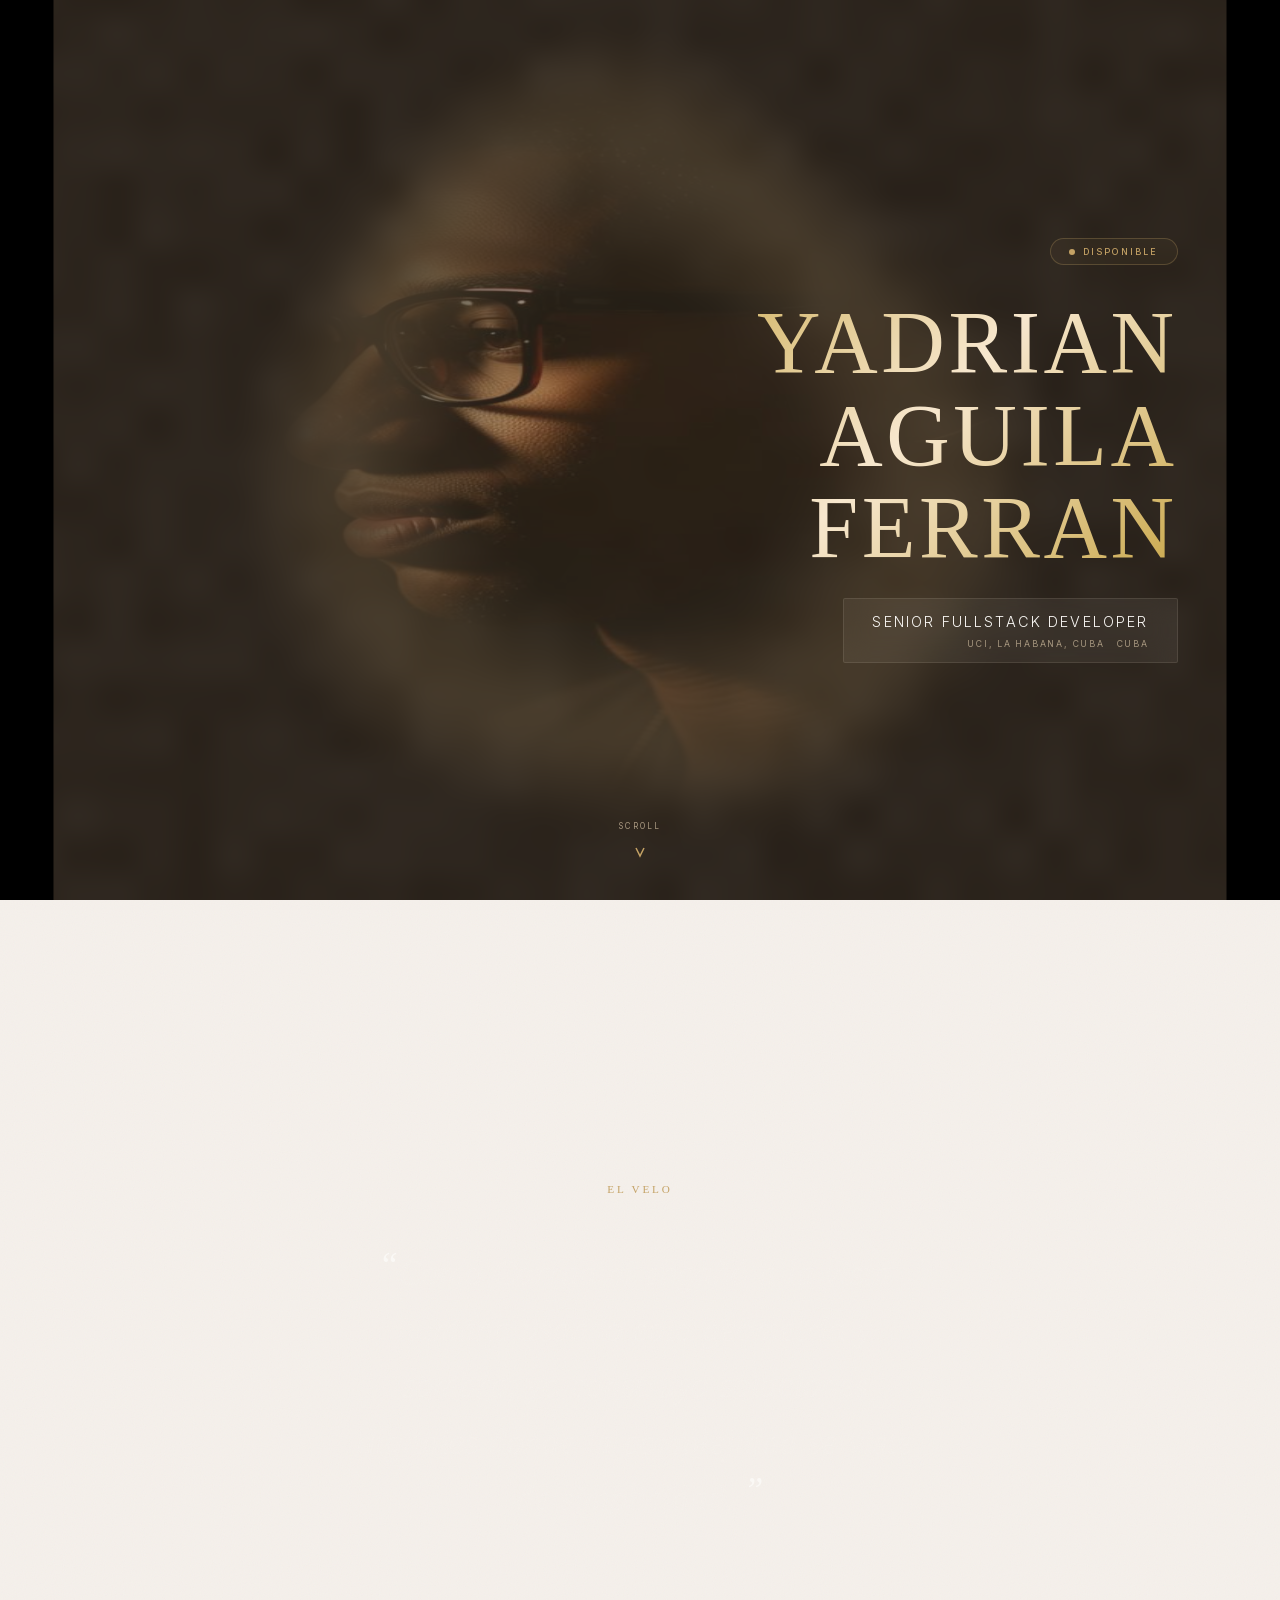
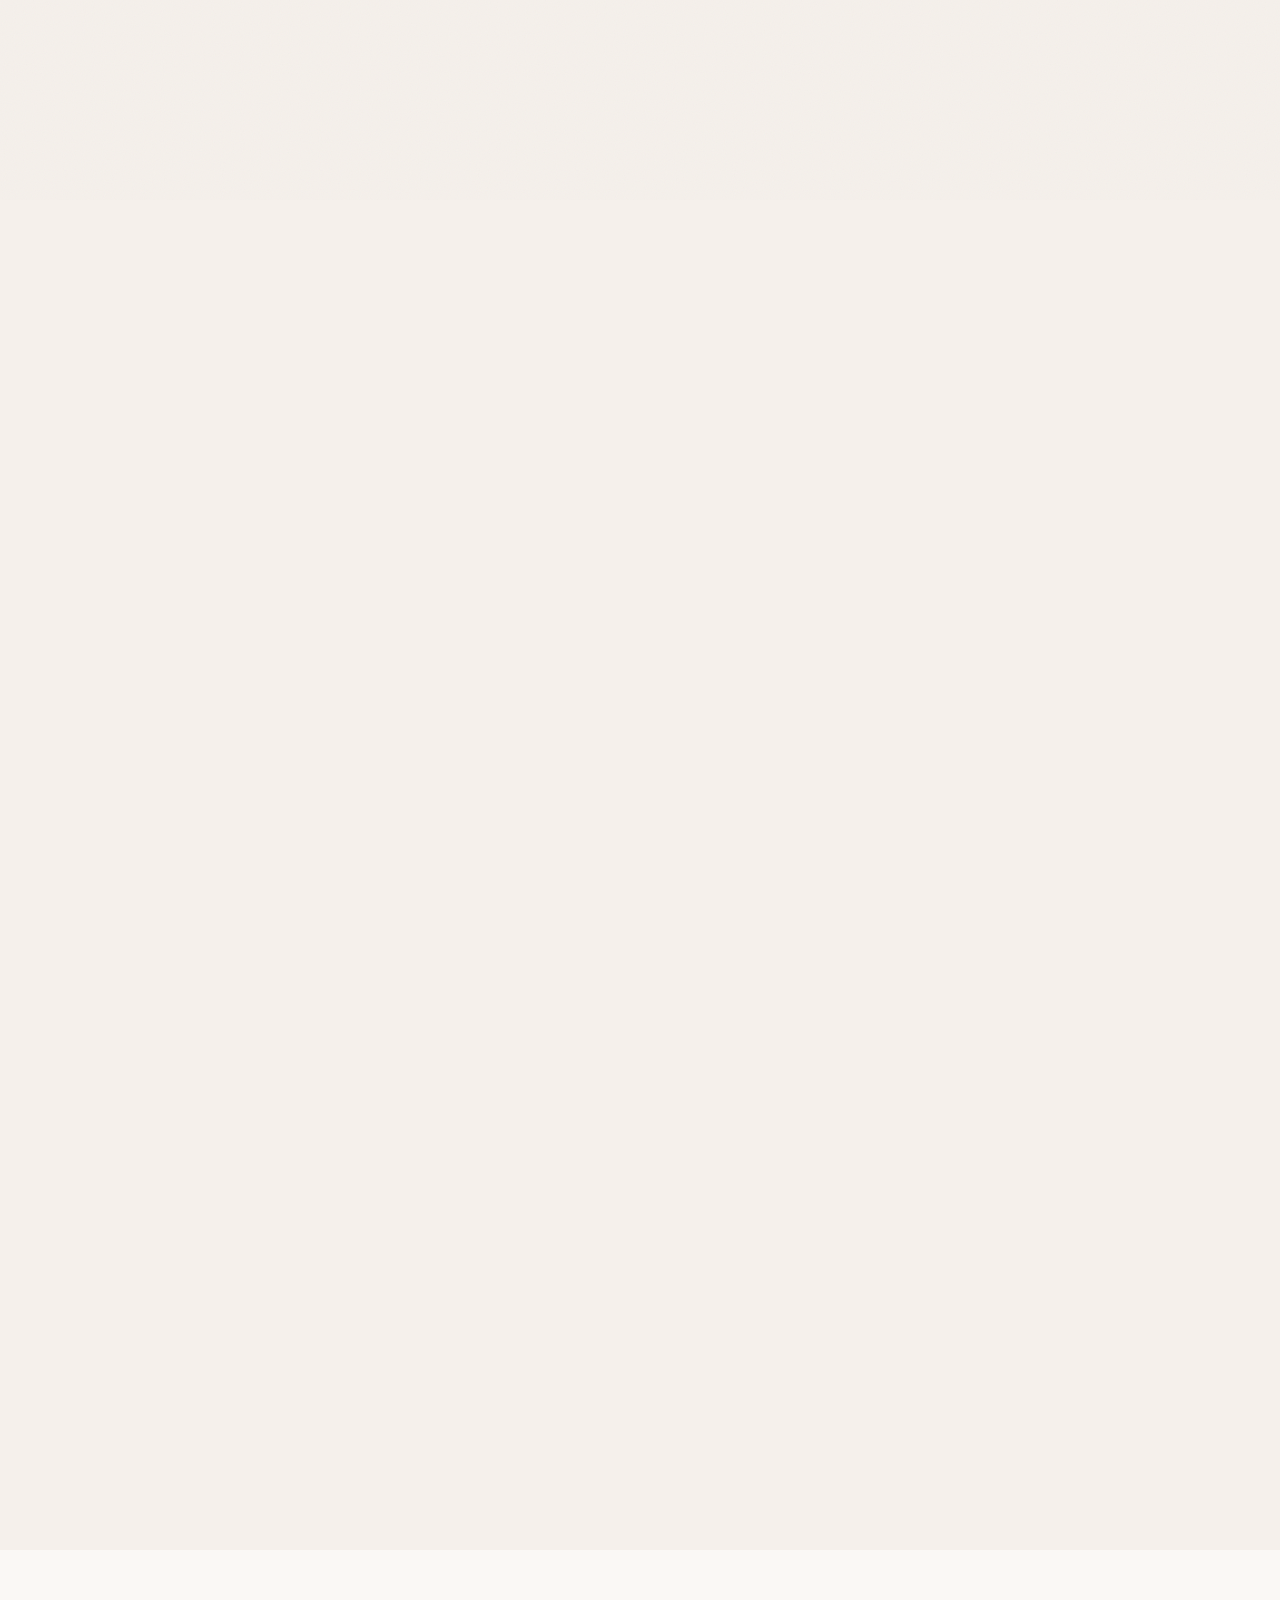
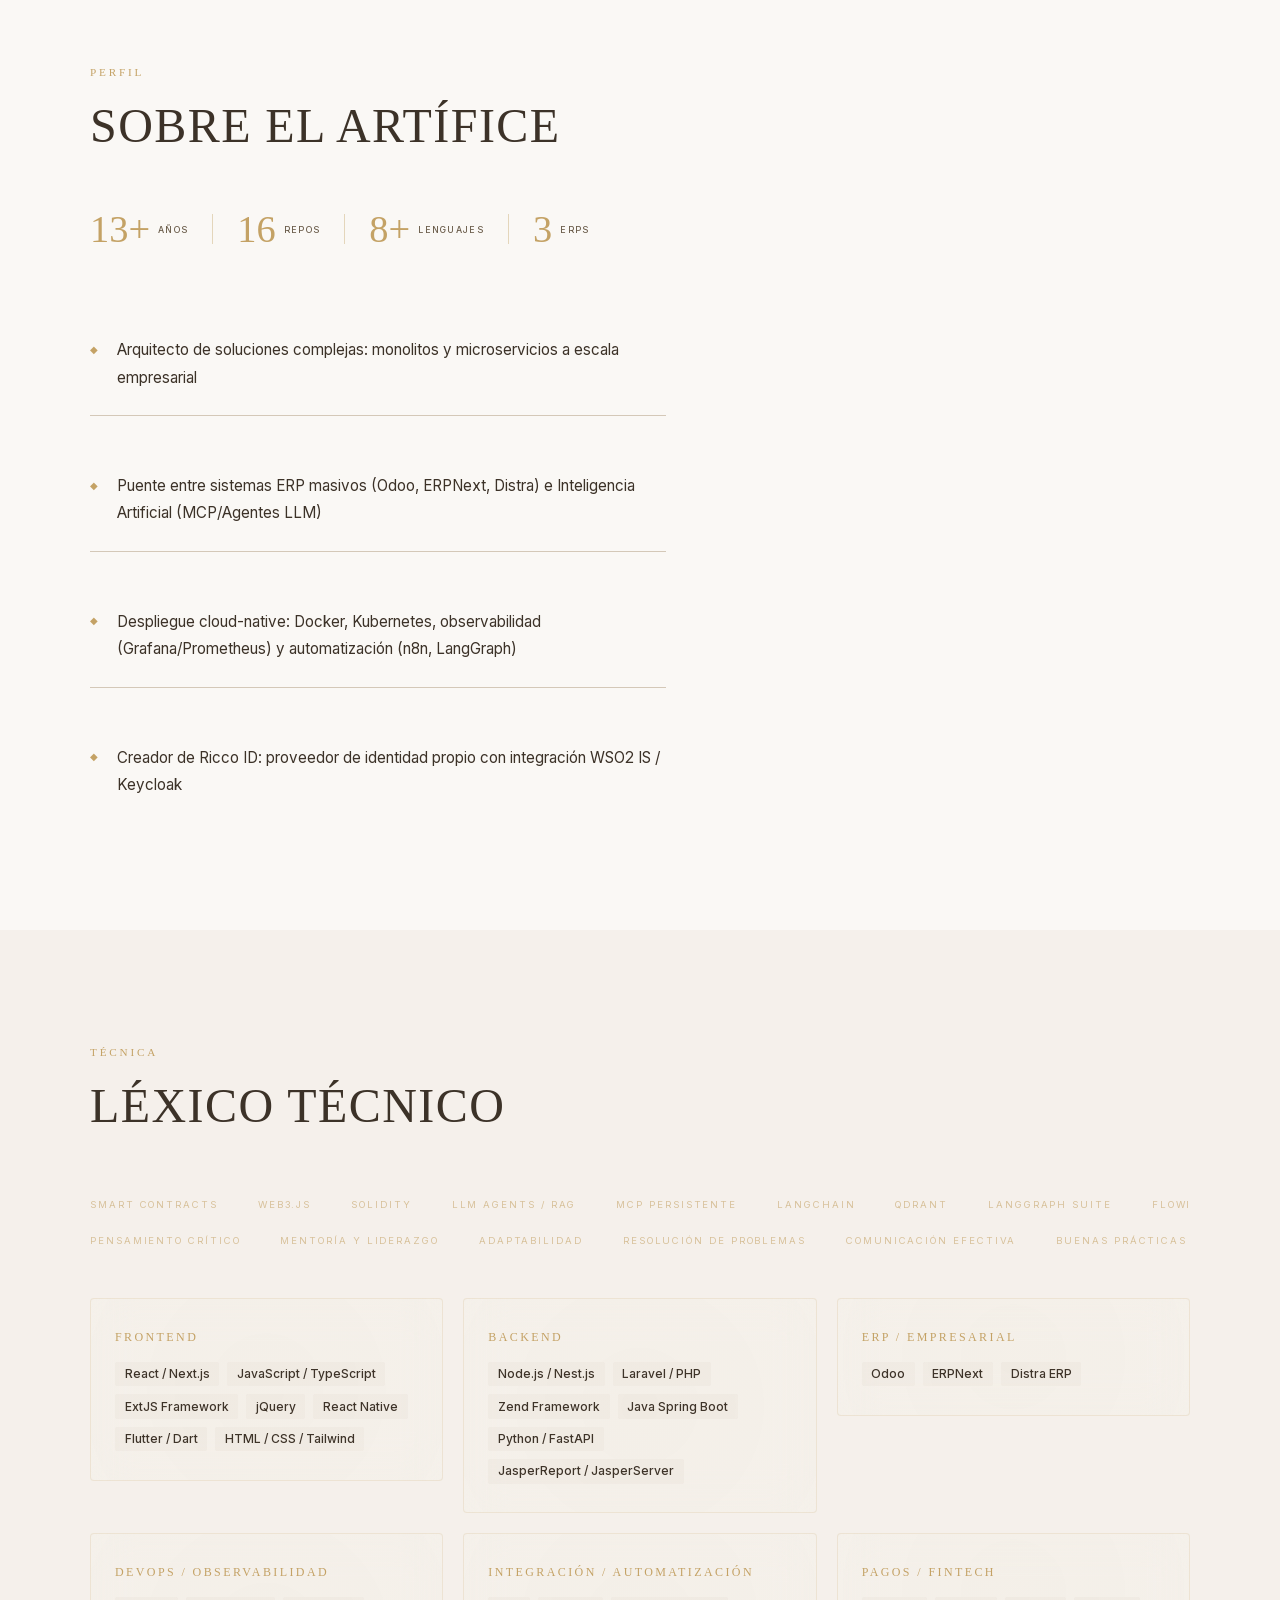
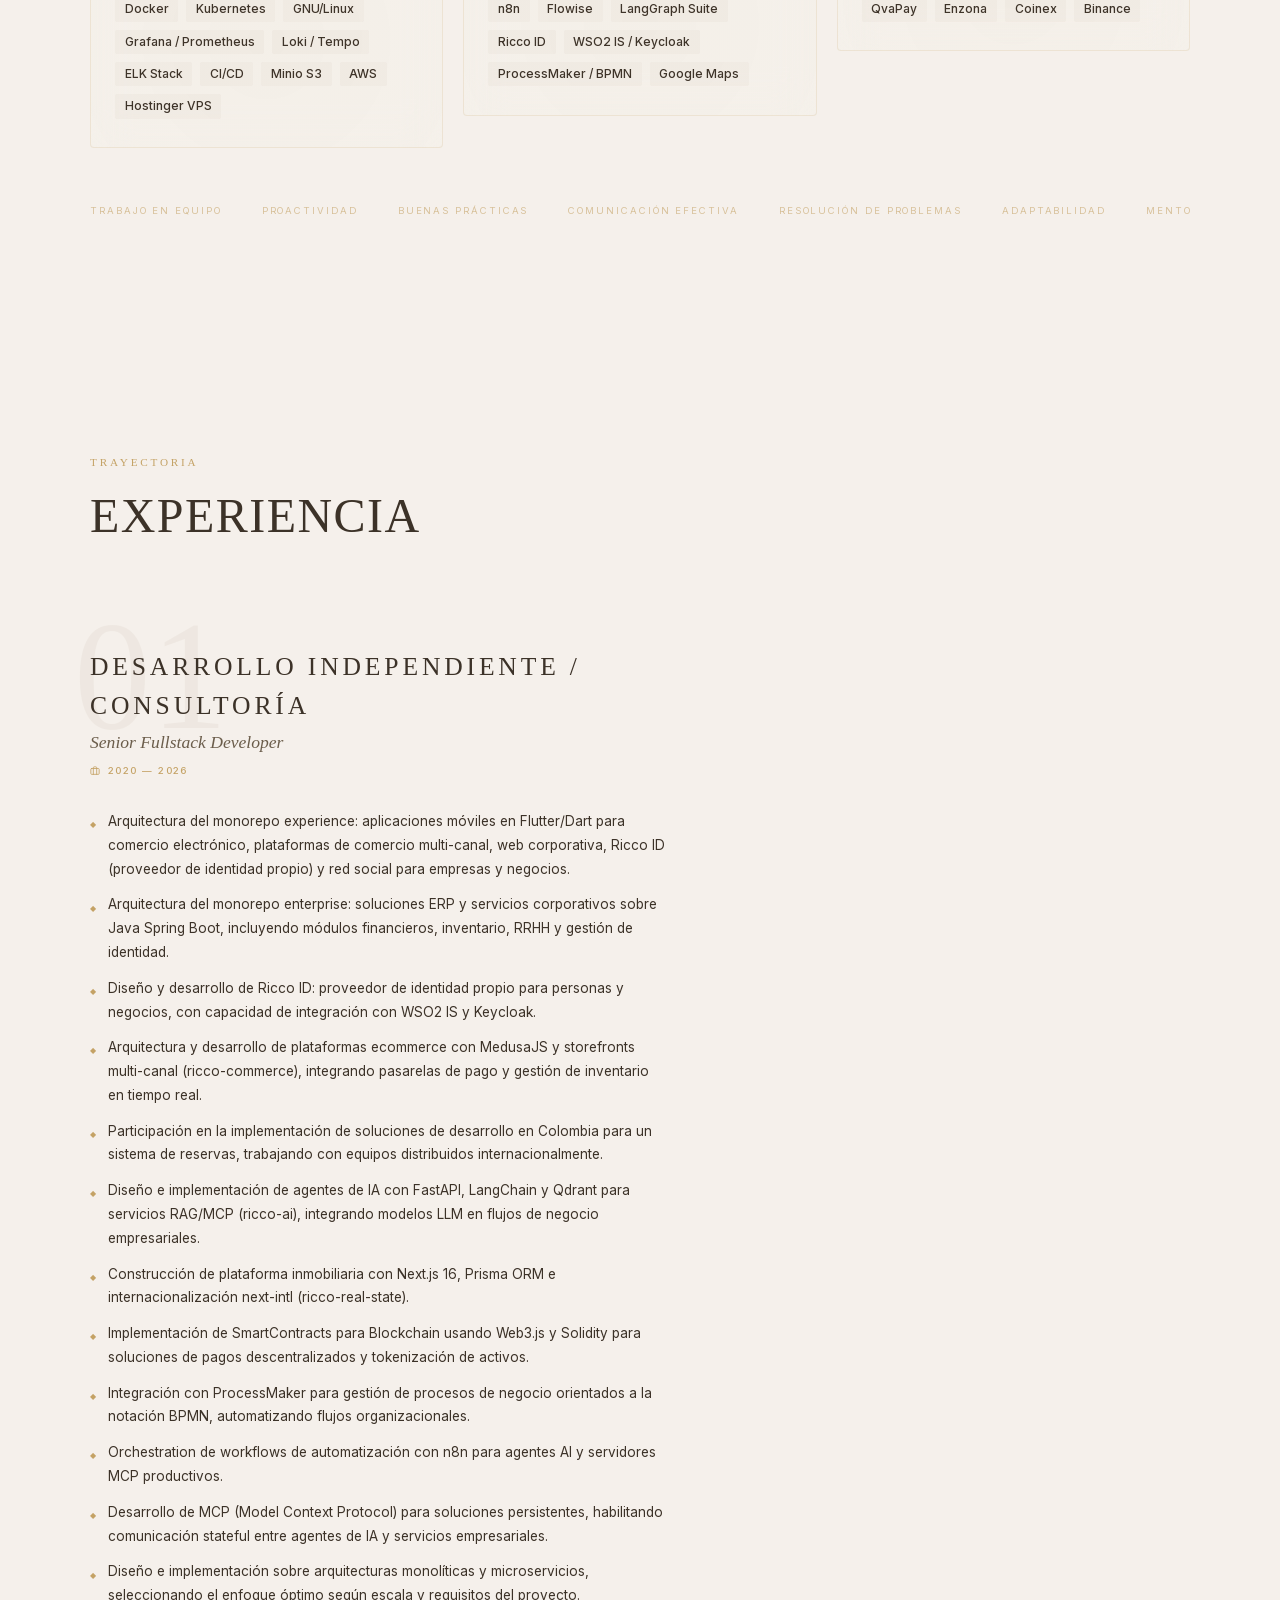
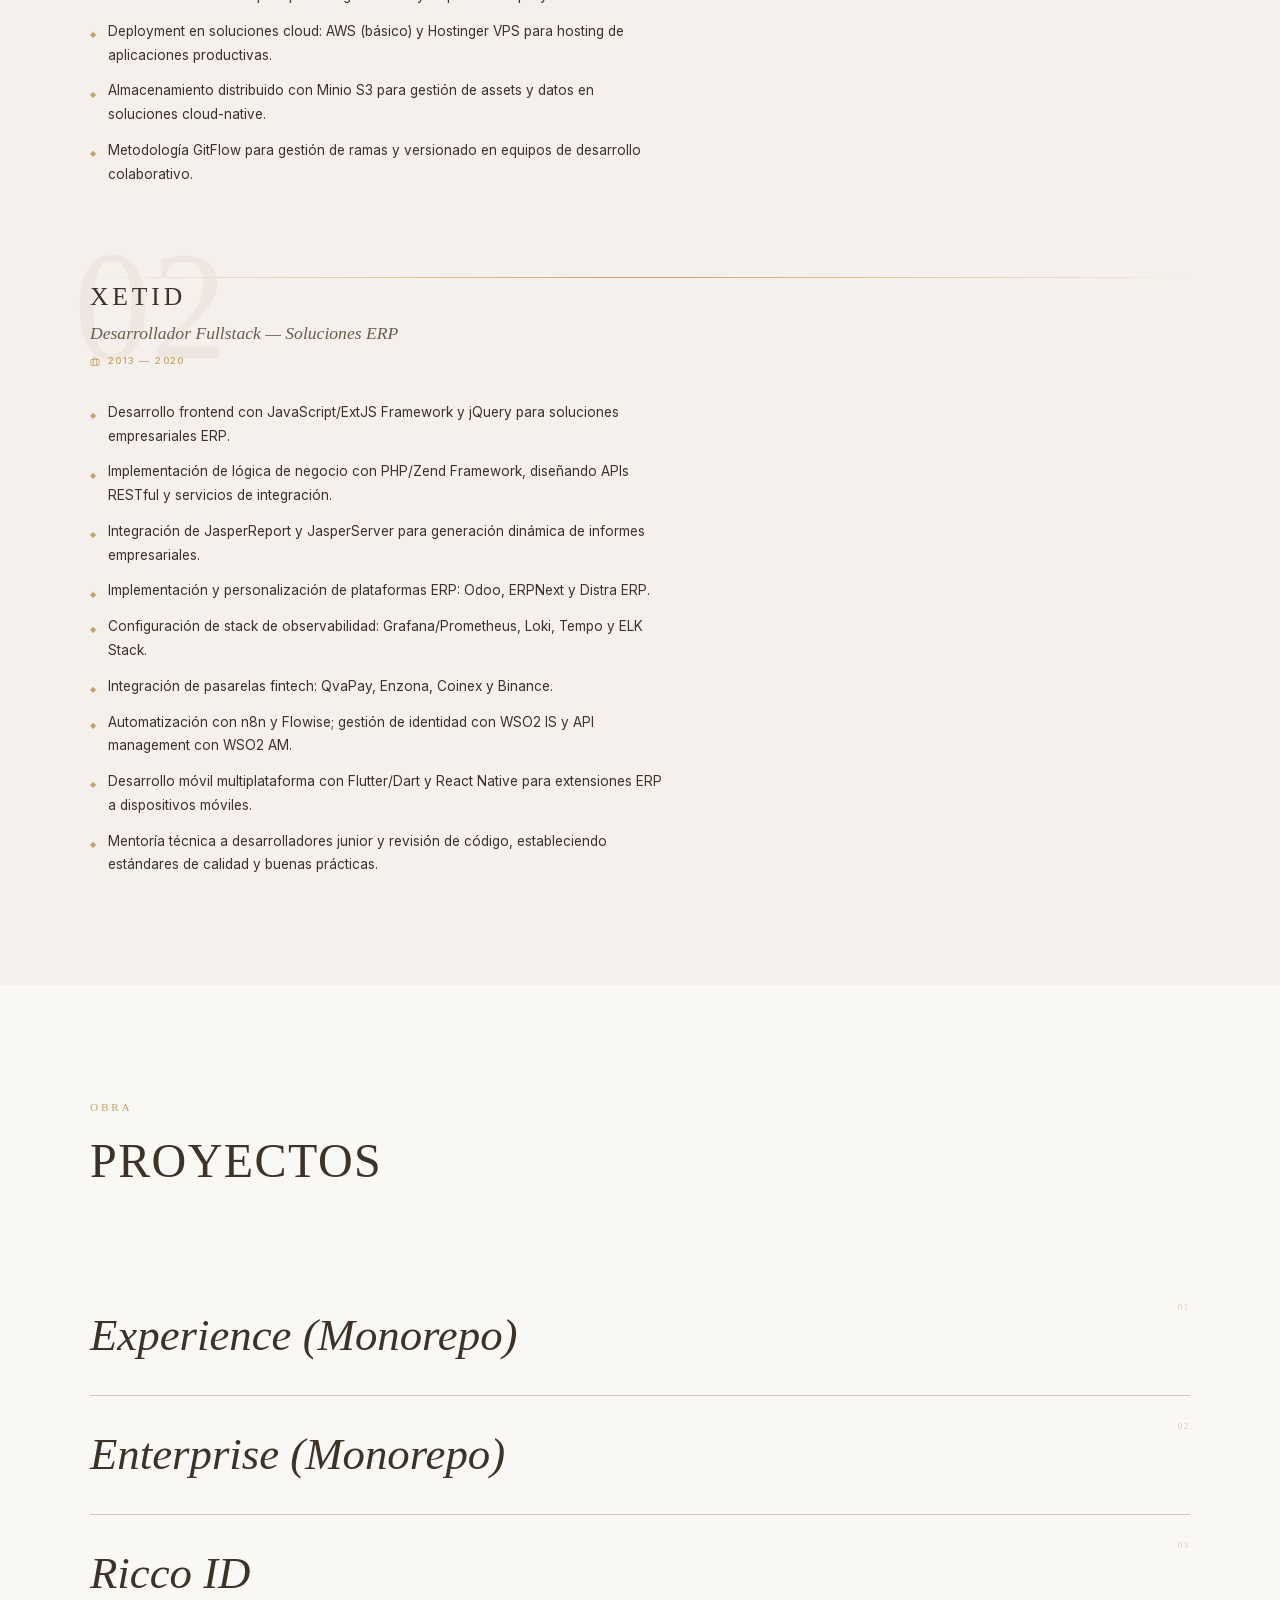
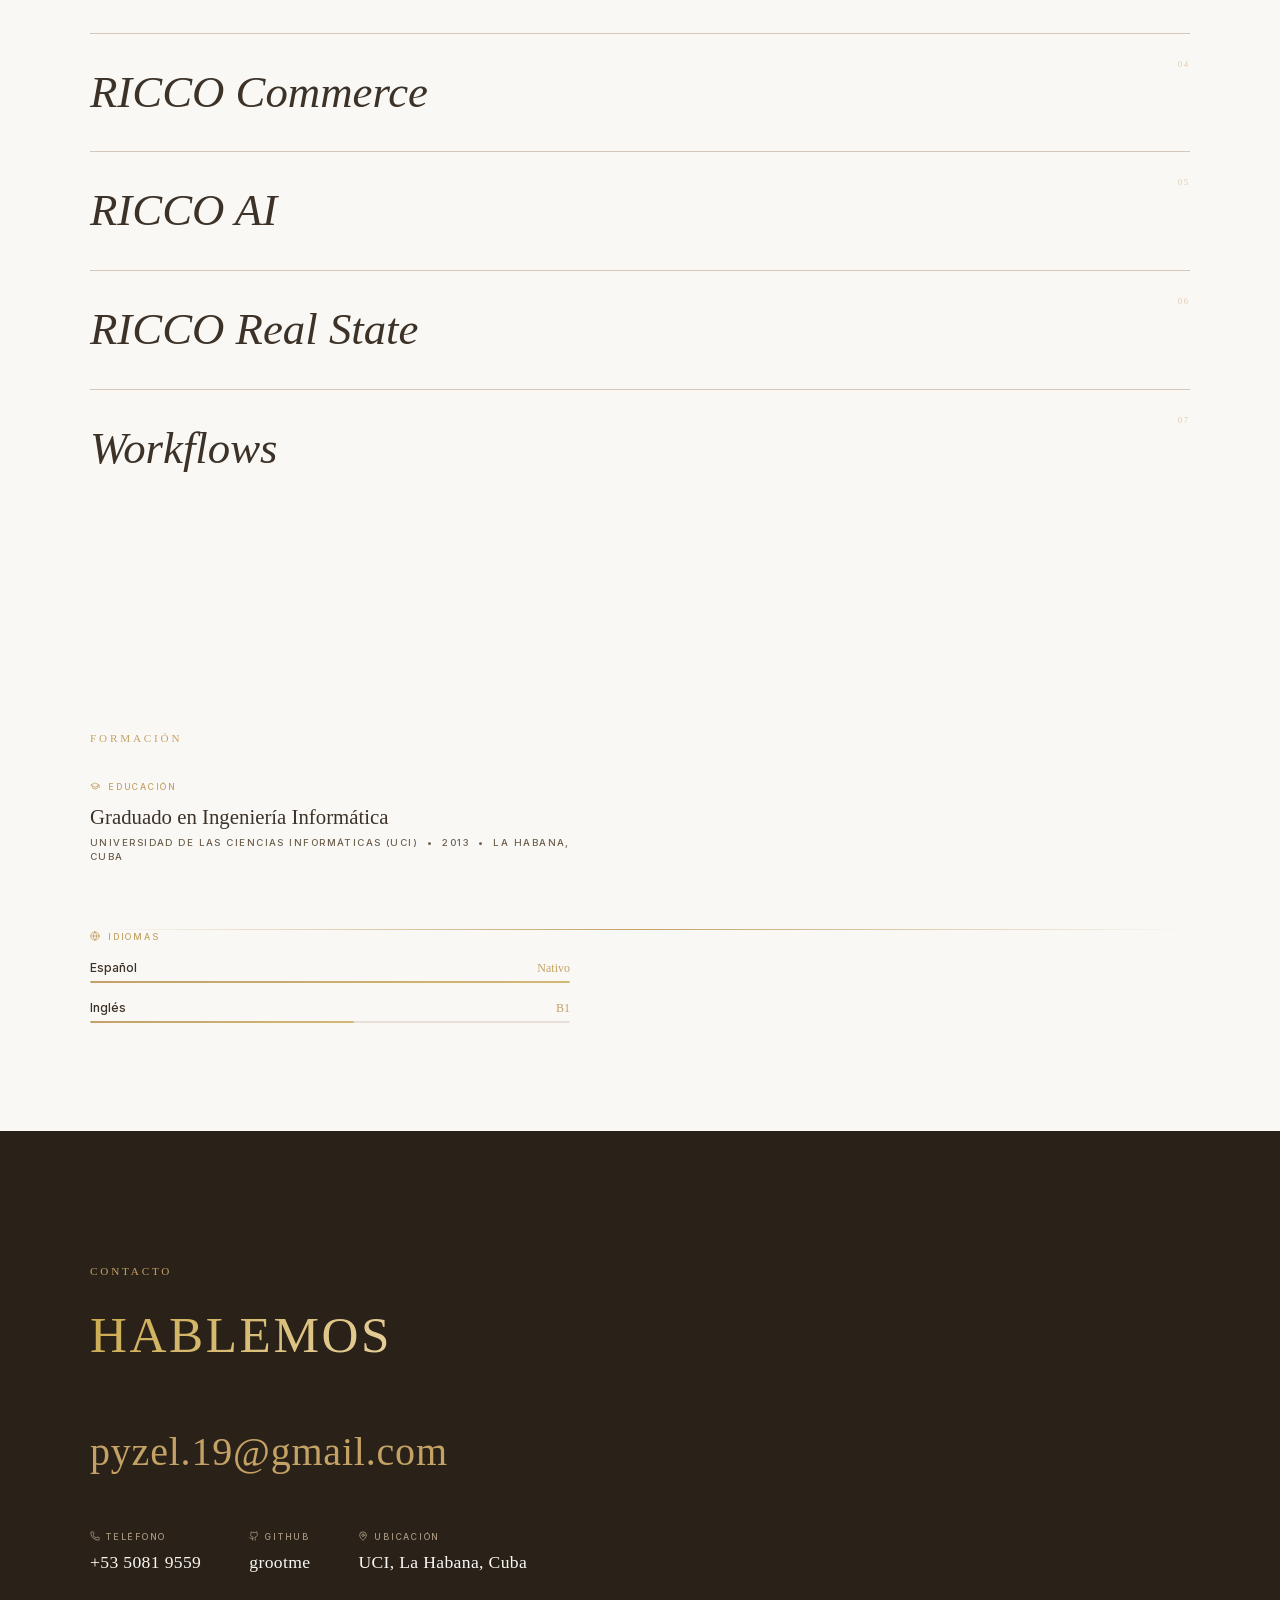
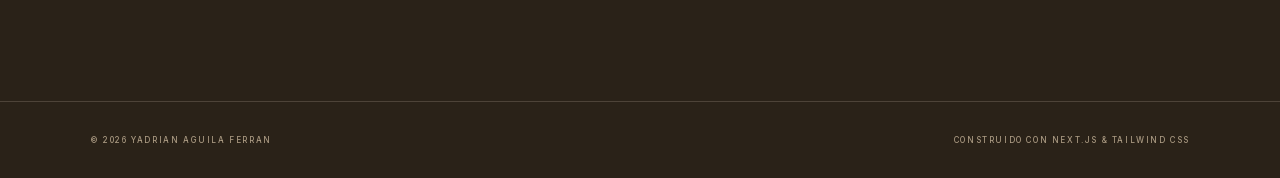
<file: vogue.html>
<!DOCTYPE html><!--yyO4BZ12hIhl5_tZw6gkq--><html lang="es"><head><meta charSet="utf-8"/><meta name="viewport" content="width=device-width, initial-scale=1"/><link rel="preload" href="/_next/static/media/83afe278b6a6bb3c-s.p.3a6ba036.woff2" as="font" crossorigin="" type="font/woff2"/><link rel="stylesheet" href="/_next/static/chunks/d41ba60faff93bff.css" data-precedence="next"/><link rel="stylesheet" href="/_next/static/chunks/f65cf51832a3ddbf.css" data-precedence="next"/><link rel="preload" as="script" fetchPriority="low" href="/_next/static/chunks/32d40b0207d86ed6.js"/><script src="/_next/static/chunks/338356ee6def59e1.js" async=""></script><script src="/_next/static/chunks/5e4dcce739ebe015.js" async=""></script><script src="/_next/static/chunks/turbopack-e0bf2fcbc7c4d63b.js" async=""></script><script src="/_next/static/chunks/77ce015f252c0ac3.js" async=""></script><script src="/_next/static/chunks/a229c99b9a45e04b.js" async=""></script><script src="/_next/static/chunks/195c216f52dae3f8.js" async=""></script><script src="/_next/static/chunks/680527dd3eeb3b68.js" async=""></script><script src="/_next/static/chunks/c4494d14f91050c6.js" async=""></script><script src="/_next/static/chunks/938da72250acd273.js" async=""></script><script src="/_next/static/chunks/2aef33674dc4cc1f.js" async=""></script><meta name="next-size-adjust" content=""/><title>Yadrian Aguila Ferran — Senior Fullstack Developer</title><meta name="description" content="Portafolio profesional de Yadrian Aguila Ferran. Senior Fullstack Developer con +10 años de experiencia en ERP, arquitecturas web, cloud y movil."/><meta name="author" content="Yadrian Aguila Ferran"/><meta name="keywords" content="Yadrian Aguila Ferran,Fullstack Developer,Senior Developer,Next.js,Node.js,Laravel,ERP,Docker,Kubernetes"/><meta property="og:title" content="Yadrian Aguila Ferran — Senior Fullstack Developer"/><meta property="og:description" content="Portafolio profesional. Senior Fullstack Developer con +10 años de experiencia."/><meta property="og:type" content="website"/><meta name="twitter:card" content="summary"/><meta name="twitter:title" content="Yadrian Aguila Ferran — Senior Fullstack Developer"/><meta name="twitter:description" content="Portafolio profesional. Senior Fullstack Developer con +10 años de experiencia."/><script src="/_next/static/chunks/a6dad97d9634a72d.js" noModule=""></script></head><body class="inter_fe8b9d92-module__LINzvG__variable antialiased"><div hidden=""><!--$--><!--/$--></div><script>((a,b,c,d,e,f,g,h)=>{let i=document.documentElement,j=["light","dark"];function k(b){var c;(Array.isArray(a)?a:[a]).forEach(a=>{let c="class"===a,d=c&&f?e.map(a=>f[a]||a):e;c?(i.classList.remove(...d),i.classList.add(f&&f[b]?f[b]:b)):i.setAttribute(a,b)}),c=b,h&&j.includes(c)&&(i.style.colorScheme=c)}if(d)k(d);else try{let a=localStorage.getItem(b)||c,d=g&&"system"===a?window.matchMedia("(prefers-color-scheme: dark)").matches?"dark":"light":a;k(d)}catch(a){}})("class","theme","light",null,["light","dark"],null,false,true)</script><div style="min-height:100vh;display:flex;flex-direction:column;background:var(--vogue-carrara, #F5F0EB);font-family:Inter, sans-serif"><style>
          :root {
            --vogue-carrara: #F5F0EB; --vogue-veiled: #FAF8F5; --vogue-stoneWarm: #E8E0D8;
            --vogue-shadow: #3C3228; --vogue-halfReveal: #6B5D4B; --vogue-halfRevealDark: #A89880;
            --vogue-gilt: #C4A265; --vogue-giltBright: #D4B878; --vogue-naples: #D4C8B8; --vogue-crypt: #2A2218;
          }
          .dark {
            --vogue-carrara: #1a1814; --vogue-veiled: #201e18; --vogue-stoneWarm: #302c24;
            --vogue-shadow: #d4cfc6; --vogue-halfReveal: #b0a698; --vogue-halfRevealDark: #8a8070;
            --vogue-gilt: #D4B878; --vogue-giltBright: #E8D098; --vogue-naples: #5a5248; --vogue-crypt: #0e0d0a;
          }
          ::-webkit-scrollbar { width: 6px; }
          ::-webkit-scrollbar-track { background: var(--vogue-carrara, #F5F0EB); }
          ::-webkit-scrollbar-thumb { background: linear-gradient(180deg, var(--vogue-gilt, #C4A265), var(--vogue-giltBright, #D4B878)); border-radius: 3px; }
          html { scroll-behavior: auto; }
        </style><nav style="position:fixed;top:0;left:0;right:0;z-index:100;background:transparent;backdrop-filter:none;border-bottom:none;transform:translateY(-100%);opacity:0;transition:transform 0.5s cubic-bezier(0.22,1,0.36,1), opacity 0.5s ease, background 0.5s ease"><div style="max-width:1100px;margin:0 auto;display:flex;align-items:center;justify-content:space-between;padding:0 clamp(1.5rem, 5vw, 5rem);height:60px"><a href="#" style="font-family:&#x27;Bodoni Moda&#x27;, serif;color:var(--vogue-gilt, #C4A265);font-size:1.3rem;letter-spacing:0.05em;text-decoration:none;font-weight:400">YAF.</a><div style="display:flex;gap:2rem;align-items:center" class="hidden md:flex"><a href="#veil" style="font-family:Inter, sans-serif;text-transform:uppercase;letter-spacing:0.2em;font-size:0.6rem;color:var(--vogue-halfRevealDark, #A89880);text-decoration:none;transition:color 0.3s ease;font-weight:500">Manifiesto</a><a href="#about" style="font-family:Inter, sans-serif;text-transform:uppercase;letter-spacing:0.2em;font-size:0.6rem;color:var(--vogue-halfRevealDark, #A89880);text-decoration:none;transition:color 0.3s ease;font-weight:500">Perfil</a><a href="#skills" style="font-family:Inter, sans-serif;text-transform:uppercase;letter-spacing:0.2em;font-size:0.6rem;color:var(--vogue-halfRevealDark, #A89880);text-decoration:none;transition:color 0.3s ease;font-weight:500">Técnica</a><a href="#experience" style="font-family:Inter, sans-serif;text-transform:uppercase;letter-spacing:0.2em;font-size:0.6rem;color:var(--vogue-halfRevealDark, #A89880);text-decoration:none;transition:color 0.3s ease;font-weight:500">Trayectoria</a><a href="#projects" style="font-family:Inter, sans-serif;text-transform:uppercase;letter-spacing:0.2em;font-size:0.6rem;color:var(--vogue-halfRevealDark, #A89880);text-decoration:none;transition:color 0.3s ease;font-weight:500">Obra</a><a href="#contact" style="font-family:Inter, sans-serif;text-transform:uppercase;letter-spacing:0.2em;font-size:0.6rem;color:var(--vogue-halfRevealDark, #A89880);text-decoration:none;transition:color 0.3s ease;font-weight:500">Contacto</a></div><button class="md:hidden" aria-label="Menu" style="background:none;border:none;cursor:pointer;padding:8px"><svg width="20" height="20" fill="none" stroke="var(--vogue-gilt, #C4A265)" stroke-width="2"><path d="M3 6h14M3 10h14M3 14h14"></path></svg></button></div></nav><main style="flex:1"><section id="hero" style="position:relative;height:100vh;background:#2A2218;overflow:hidden"><div class="absolute inset-0 z-0"><div style="position:relative;width:100%;height:100%;overflow:hidden;pointer-events:auto"><div style="width:100%;height:100%"><canvas style="display:block"></canvas></div></div></div><div class="absolute inset-0 z-10 flex flex-col items-end justify-center pointer-events-none" style="padding-right:clamp(3rem, 8vw, 7rem);padding-left:clamp(1rem, 3vw, 3rem)"><div style="max-width:34rem;text-align:right"><div class="pointer-events-auto" style="display:inline-flex;align-items:center;gap:8px;padding:6px 18px;border:1px solid rgba(196, 162, 101, 0.27);border-radius:100px;margin-bottom:2rem;background:rgba(196, 162, 101, 0.05)"><span style="width:6px;height:6px;border-radius:50%;background:#C4A265;animation:pulse 2s cubic-bezier(0.4,0,0.6,1) infinite"></span><span style="font-family:Inter, sans-serif;text-transform:uppercase;letter-spacing:0.25em;font-size:0.55rem;color:#C4A265;font-weight:500">Disponible</span></div><h1 style="font-family:&#x27;Cormorant Garamond&#x27;, &#x27;Bodoni Moda&#x27;, serif;font-size:clamp(2.5rem, 7vw, 5.5rem);font-weight:300;line-height:1.05;text-transform:uppercase;letter-spacing:0.04em;background:linear-gradient(135deg, #c9a84c, #f7e7ce, #c9a84c);background-clip:text;-webkit-background-clip:text;-webkit-text-fill-color:transparent;margin-bottom:1.5rem">Yadrian Aguila Ferran</h1><div style="display:inline-block;padding:12px 28px;backdrop-filter:blur(12px);-webkit-backdrop-filter:blur(12px);background:rgba(245, 240, 235, 0.06);border:1px solid rgba(212, 200, 184, 0.13);border-radius:2px"><p style="font-family:Inter, sans-serif;font-size:0.9rem;font-weight:300;color:#FAF8F5;letter-spacing:0.15em;text-transform:uppercase;margin-bottom:4px">Senior Fullstack Developer</p><p style="font-family:Inter, sans-serif;text-transform:uppercase;letter-spacing:0.2em;font-size:0.55rem;color:#A89880;display:flex;align-items:center;justify-content:flex-end;gap:12px"><span>UCI, La Habana, Cuba</span><span>Cuba</span></p></div></div></div><div class="absolute bottom-[4vh] left-1/2 -translate-x-1/2 z-20 flex flex-col items-center gap-2"><span style="font-family:Inter, sans-serif;text-transform:uppercase;letter-spacing:0.25em;font-size:0.5rem;color:#A89880">Scroll</span><svg width="16" height="24" fill="none" stroke="#C4A265" stroke-width="1.5" style="animation:bounce 2s ease-in-out infinite"><path d="M4 8 L8 16 L12 8"></path></svg></div><style>@keyframes pulse{0%,100%{opacity:1}50%{opacity:.4}}@keyframes bounce{0%,100%{transform:translateY(0)}50%{transform:translateY(6px)}}</style></section><section id="veil" style="position:relative;min-height:100vh;overflow:hidden"><div style="position:absolute;inset:0;background:#F5F0EB;z-index:0"></div><div style="position:absolute;inset:0;background:radial-gradient(ellipse 70% 70% at 50% 50%, #1a1510 0%, #0e0d0a 100%);opacity:0;z-index:1"></div><div style="position:absolute;inset:0;opacity:0.04;z-index:2;pointer-events:none;background-image:url(&quot;data:image/svg+xml,%3Csvg viewBox=&#x27;0 0 256 256&#x27; xmlns=&#x27;http://www.w3.org/2000/svg&#x27;%3E%3Cfilter id=&#x27;noise&#x27;%3E%3CfeTurbulence type=&#x27;fractalNoise&#x27; baseFrequency=&#x27;0.9&#x27; numOctaves=&#x27;4&#x27; stitchTiles=&#x27;stitch&#x27;/%3E%3C/filter%3E%3Crect width=&#x27;100%25&#x27; height=&#x27;100%25&#x27; filter=&#x27;url(%23noise)&#x27;/%3E%3C/svg%3E&quot;);background-size:256px 256px"></div><div class="relative z-10 flex flex-col items-center justify-center" style="min-height:100vh;padding:clamp(3rem, 8vw, 6rem) clamp(1.5rem, 5vw, 5rem)"><div style="width:12rem;height:1px;background:linear-gradient(90deg, transparent, #C4A265, transparent);margin-bottom:4rem;transform-origin:center"></div><span style="font-family:&#x27;Bodoni Moda&#x27;, serif;text-transform:uppercase;letter-spacing:0.25em;color:#C4A265;font-size:0.7rem;font-weight:500;margin-bottom:2.5rem">El Velo</span><blockquote style="font-family:&#x27;Bodoni Moda&#x27;, serif;font-style:italic;font-weight:400;font-size:clamp(1.3rem, 3vw, 2.2rem);line-height:1.6;color:#FAF8F5;max-width:38rem;text-align:center">“<span style="display:inline-block;margin-right:0.3em">Como</span><span style="display:inline-block;margin-right:0.3em">Corradini</span><span style="display:inline-block;margin-right:0.3em">engañó</span><span style="display:inline-block;margin-right:0.3em">a</span><span style="display:inline-block;margin-right:0.3em">la</span><span style="display:inline-block;margin-right:0.3em">vista</span><span style="display:inline-block;margin-right:0.3em">humana</span><span style="display:inline-block;margin-right:0.3em">usando</span><span style="display:inline-block;margin-right:0.3em">solo</span><span style="display:inline-block;margin-right:0.3em">geometría</span><span style="display:inline-block;margin-right:0.3em">y</span><span style="display:inline-block;margin-right:0.3em">sombra,</span><span style="display:inline-block;margin-right:0.3em">yo</span><span style="display:inline-block;margin-right:0.3em">construyo</span><span style="display:inline-block;margin-right:0.3em">soluciones</span><span style="display:inline-block;margin-right:0.3em">digitales</span><span style="display:inline-block;margin-right:0.3em">donde</span><span style="display:inline-block;margin-right:0.3em">la</span><span style="display:inline-block;margin-right:0.3em">complejidad</span><span style="display:inline-block;margin-right:0.3em">se</span><span style="display:inline-block;margin-right:0.3em">viste</span><span style="display:inline-block;margin-right:0.3em">de</span><span style="display:inline-block;margin-right:0.3em">simplicidad.</span>”</blockquote><div style="width:12rem;height:1px;background:linear-gradient(90deg, transparent, #C4A265, transparent);margin-top:4rem;transform-origin:center"></div></div></section><section id="about" style="background:var(--vogue-veiled, #FAF8F5);padding:clamp(5rem, 12vh, 9rem) clamp(1.5rem, 5vw, 5rem);position:relative"><div style="max-width:1100px;margin:0 auto"><div class="chisel-item"><span style="font-family:&#x27;Bodoni Moda&#x27;, serif;text-transform:uppercase;letter-spacing:0.25em;color:var(--vogue-gilt, #C4A265);font-size:0.7rem;font-weight:500">Perfil</span></div><h2 class="chisel-item" style="font-family:&#x27;Bodoni Moda&#x27;, serif;font-size:clamp(1.8rem, 4vw, 3rem);font-weight:400;color:var(--vogue-shadow, #3C3228);margin-top:0.5rem;margin-bottom:3rem;text-transform:uppercase;letter-spacing:0.03em">Sobre el Artífice</h2><div class="chisel-item" style="display:flex;align-items:center;gap:0;margin-bottom:4rem;flex-wrap:wrap"><div style="display:flex;align-items:center"><span style="font-family:&#x27;Bodoni Moda&#x27;, serif;font-size:2.4rem;font-weight:400;color:var(--vogue-gilt, #C4A265);line-height:1">13+</span><span style="font-family:Inter, sans-serif;text-transform:uppercase;letter-spacing:0.15em;font-size:0.55rem;color:var(--vogue-halfReveal, #6B5D4B);margin-left:8px;font-weight:500">Años</span><span style="width:1px;height:30px;background:var(--vogue-gilt, #C4A265);margin:0 1.5rem;opacity:0.4"></span></div><div style="display:flex;align-items:center"><span style="font-family:&#x27;Bodoni Moda&#x27;, serif;font-size:2.4rem;font-weight:400;color:var(--vogue-gilt, #C4A265);line-height:1">16</span><span style="font-family:Inter, sans-serif;text-transform:uppercase;letter-spacing:0.15em;font-size:0.55rem;color:var(--vogue-halfReveal, #6B5D4B);margin-left:8px;font-weight:500">Repos</span><span style="width:1px;height:30px;background:var(--vogue-gilt, #C4A265);margin:0 1.5rem;opacity:0.4"></span></div><div style="display:flex;align-items:center"><span style="font-family:&#x27;Bodoni Moda&#x27;, serif;font-size:2.4rem;font-weight:400;color:var(--vogue-gilt, #C4A265);line-height:1">8+</span><span style="font-family:Inter, sans-serif;text-transform:uppercase;letter-spacing:0.15em;font-size:0.55rem;color:var(--vogue-halfReveal, #6B5D4B);margin-left:8px;font-weight:500">Lenguajes</span><span style="width:1px;height:30px;background:var(--vogue-gilt, #C4A265);margin:0 1.5rem;opacity:0.4"></span></div><div style="display:flex;align-items:center"><span style="font-family:&#x27;Bodoni Moda&#x27;, serif;font-size:2.4rem;font-weight:400;color:var(--vogue-gilt, #C4A265);line-height:1">3</span><span style="font-family:Inter, sans-serif;text-transform:uppercase;letter-spacing:0.15em;font-size:0.55rem;color:var(--vogue-halfReveal, #6B5D4B);margin-left:8px;font-weight:500">ERPs</span></div></div><div style="max-width:36rem;display:flex;flex-direction:column;gap:2rem"><div class="chisel-item" style="display:flex;gap:1.2rem;align-items:flex-start;padding:1.5rem 0;border-bottom:1px solid var(--vogue-naples, #D4C8B8)"><span style="color:var(--vogue-gilt, #C4A265);font-size:0.6rem;margin-top:0.4rem;flex-shrink:0">◆</span><p style="font-family:Inter, sans-serif;font-size:0.95rem;line-height:1.8;color:var(--vogue-shadow, #3C3228)">Arquitecto de soluciones complejas: monolitos y microservicios a escala empresarial</p></div><div class="chisel-item" style="display:flex;gap:1.2rem;align-items:flex-start;padding:1.5rem 0;border-bottom:1px solid var(--vogue-naples, #D4C8B8)"><span style="color:var(--vogue-gilt, #C4A265);font-size:0.6rem;margin-top:0.4rem;flex-shrink:0">◆</span><p style="font-family:Inter, sans-serif;font-size:0.95rem;line-height:1.8;color:var(--vogue-shadow, #3C3228)">Puente entre sistemas ERP masivos (Odoo, ERPNext, Distra) e Inteligencia Artificial (MCP/Agentes LLM)</p></div><div class="chisel-item" style="display:flex;gap:1.2rem;align-items:flex-start;padding:1.5rem 0;border-bottom:1px solid var(--vogue-naples, #D4C8B8)"><span style="color:var(--vogue-gilt, #C4A265);font-size:0.6rem;margin-top:0.4rem;flex-shrink:0">◆</span><p style="font-family:Inter, sans-serif;font-size:0.95rem;line-height:1.8;color:var(--vogue-shadow, #3C3228)">Despliegue cloud-native: Docker, Kubernetes, observabilidad (Grafana/Prometheus) y automatización (n8n, LangGraph)</p></div><div class="chisel-item" style="display:flex;gap:1.2rem;align-items:flex-start;padding:1.5rem 0;border-bottom:none"><span style="color:var(--vogue-gilt, #C4A265);font-size:0.6rem;margin-top:0.4rem;flex-shrink:0">◆</span><p style="font-family:Inter, sans-serif;font-size:0.95rem;line-height:1.8;color:var(--vogue-shadow, #3C3228)">Creador de Ricco ID: proveedor de identidad propio con integración WSO2 IS / Keycloak</p></div></div></div></section><section id="skills" style="background:var(--vogue-carrara, #F5F0EB);padding:clamp(5rem, 12vh, 9rem) clamp(1.5rem, 5vw, 5rem);position:relative"><div style="max-width:1100px;margin:0 auto"><div><span style="font-family:&#x27;Bodoni Moda&#x27;, serif;text-transform:uppercase;letter-spacing:0.25em;color:var(--vogue-gilt, #C4A265);font-size:0.7rem;font-weight:500">Técnica</span></div><h2 style="font-family:&#x27;Bodoni Moda&#x27;, serif;font-size:clamp(1.8rem, 4vw, 3rem);font-weight:400;color:var(--vogue-shadow, #3C3228);margin-top:0.5rem;margin-bottom:3rem;text-transform:uppercase;letter-spacing:0.03em">Léxico Técnico</h2><div style="margin-bottom:3rem"><div style="overflow:hidden;white-space:nowrap;margin:0.75rem 0"><div style="display:inline-flex;gap:2.5rem;animation:marquee 35s linear infinite;padding-right:2.5rem"><span style="font-family:Inter, sans-serif;text-transform:uppercase;letter-spacing:0.2em;font-size:0.6rem;color:var(--vogue-gilt, #C4A265);font-weight:400;opacity:0.6">Smart Contracts</span><span style="font-family:Inter, sans-serif;text-transform:uppercase;letter-spacing:0.2em;font-size:0.6rem;color:var(--vogue-gilt, #C4A265);font-weight:400;opacity:0.6">Web3.js</span><span style="font-family:Inter, sans-serif;text-transform:uppercase;letter-spacing:0.2em;font-size:0.6rem;color:var(--vogue-gilt, #C4A265);font-weight:400;opacity:0.6">Solidity</span><span style="font-family:Inter, sans-serif;text-transform:uppercase;letter-spacing:0.2em;font-size:0.6rem;color:var(--vogue-gilt, #C4A265);font-weight:400;opacity:0.6">LLM Agents / RAG</span><span style="font-family:Inter, sans-serif;text-transform:uppercase;letter-spacing:0.2em;font-size:0.6rem;color:var(--vogue-gilt, #C4A265);font-weight:400;opacity:0.6">MCP Persistente</span><span style="font-family:Inter, sans-serif;text-transform:uppercase;letter-spacing:0.2em;font-size:0.6rem;color:var(--vogue-gilt, #C4A265);font-weight:400;opacity:0.6">LangChain</span><span style="font-family:Inter, sans-serif;text-transform:uppercase;letter-spacing:0.2em;font-size:0.6rem;color:var(--vogue-gilt, #C4A265);font-weight:400;opacity:0.6">Qdrant</span><span style="font-family:Inter, sans-serif;text-transform:uppercase;letter-spacing:0.2em;font-size:0.6rem;color:var(--vogue-gilt, #C4A265);font-weight:400;opacity:0.6">LangGraph Suite</span><span style="font-family:Inter, sans-serif;text-transform:uppercase;letter-spacing:0.2em;font-size:0.6rem;color:var(--vogue-gilt, #C4A265);font-weight:400;opacity:0.6">Flowise</span><span style="font-family:Inter, sans-serif;text-transform:uppercase;letter-spacing:0.2em;font-size:0.6rem;color:var(--vogue-gilt, #C4A265);font-weight:400;opacity:0.6">Monolítica</span><span style="font-family:Inter, sans-serif;text-transform:uppercase;letter-spacing:0.2em;font-size:0.6rem;color:var(--vogue-gilt, #C4A265);font-weight:400;opacity:0.6">Microservicios</span><span style="font-family:Inter, sans-serif;text-transform:uppercase;letter-spacing:0.2em;font-size:0.6rem;color:var(--vogue-gilt, #C4A265);font-weight:400;opacity:0.6">Mono Repos</span><span style="font-family:Inter, sans-serif;text-transform:uppercase;letter-spacing:0.2em;font-size:0.6rem;color:var(--vogue-gilt, #C4A265);font-weight:400;opacity:0.6">Ricco ID</span><span style="font-family:Inter, sans-serif;text-transform:uppercase;letter-spacing:0.2em;font-size:0.6rem;color:var(--vogue-gilt, #C4A265);font-weight:400;opacity:0.6">WSO2 IS / Keycloak</span><span style="font-family:Inter, sans-serif;text-transform:uppercase;letter-spacing:0.2em;font-size:0.6rem;color:var(--vogue-gilt, #C4A265);font-weight:400;opacity:0.6">Cloud (AWS / Hostinger VPS)</span><span style="font-family:Inter, sans-serif;text-transform:uppercase;letter-spacing:0.2em;font-size:0.6rem;color:var(--vogue-gilt, #C4A265);font-weight:400;opacity:0.6">GitFlow</span><span style="font-family:Inter, sans-serif;text-transform:uppercase;letter-spacing:0.2em;font-size:0.6rem;color:var(--vogue-gilt, #C4A265);font-weight:400;opacity:0.6">Scrum / Agile</span><span style="font-family:Inter, sans-serif;text-transform:uppercase;letter-spacing:0.2em;font-size:0.6rem;color:var(--vogue-gilt, #C4A265);font-weight:400;opacity:0.6">Clean Code</span><span style="font-family:Inter, sans-serif;text-transform:uppercase;letter-spacing:0.2em;font-size:0.6rem;color:var(--vogue-gilt, #C4A265);font-weight:400;opacity:0.6">SOLID</span><span style="font-family:Inter, sans-serif;text-transform:uppercase;letter-spacing:0.2em;font-size:0.6rem;color:var(--vogue-gilt, #C4A265);font-weight:400;opacity:0.6">BPMN</span><span style="font-family:Inter, sans-serif;text-transform:uppercase;letter-spacing:0.2em;font-size:0.6rem;color:var(--vogue-gilt, #C4A265);font-weight:400;opacity:0.6">Code Review</span><span style="font-family:Inter, sans-serif;text-transform:uppercase;letter-spacing:0.2em;font-size:0.6rem;color:var(--vogue-gilt, #C4A265);font-weight:400;opacity:0.6">PostgreSQL</span><span style="font-family:Inter, sans-serif;text-transform:uppercase;letter-spacing:0.2em;font-size:0.6rem;color:var(--vogue-gilt, #C4A265);font-weight:400;opacity:0.6">MongoDB</span><span style="font-family:Inter, sans-serif;text-transform:uppercase;letter-spacing:0.2em;font-size:0.6rem;color:var(--vogue-gilt, #C4A265);font-weight:400;opacity:0.6">Qdrant</span><span style="font-family:Inter, sans-serif;text-transform:uppercase;letter-spacing:0.2em;font-size:0.6rem;color:var(--vogue-gilt, #C4A265);font-weight:400;opacity:0.6">PgVector</span><span style="font-family:Inter, sans-serif;text-transform:uppercase;letter-spacing:0.2em;font-size:0.6rem;color:var(--vogue-gilt, #C4A265);font-weight:400;opacity:0.6">TimescaleDB</span><span style="font-family:Inter, sans-serif;text-transform:uppercase;letter-spacing:0.2em;font-size:0.6rem;color:var(--vogue-gilt, #C4A265);font-weight:400;opacity:0.6">Redis</span><span style="font-family:Inter, sans-serif;text-transform:uppercase;letter-spacing:0.2em;font-size:0.6rem;color:var(--vogue-gilt, #C4A265);font-weight:400;opacity:0.6">Kafka</span><span style="font-family:Inter, sans-serif;text-transform:uppercase;letter-spacing:0.2em;font-size:0.6rem;color:var(--vogue-gilt, #C4A265);font-weight:400;opacity:0.6">RabbitMQ</span><span style="font-family:Inter, sans-serif;text-transform:uppercase;letter-spacing:0.2em;font-size:0.6rem;color:var(--vogue-gilt, #C4A265);font-weight:400;opacity:0.6">Rust</span><span style="font-family:Inter, sans-serif;text-transform:uppercase;letter-spacing:0.2em;font-size:0.6rem;color:var(--vogue-gilt, #C4A265);font-weight:400;opacity:0.6">Go</span><span style="font-family:Inter, sans-serif;text-transform:uppercase;letter-spacing:0.2em;font-size:0.6rem;color:var(--vogue-gilt, #C4A265);font-weight:400;opacity:0.6">Trabajo en equipo</span><span style="font-family:Inter, sans-serif;text-transform:uppercase;letter-spacing:0.2em;font-size:0.6rem;color:var(--vogue-gilt, #C4A265);font-weight:400;opacity:0.6">Proactividad</span><span style="font-family:Inter, sans-serif;text-transform:uppercase;letter-spacing:0.2em;font-size:0.6rem;color:var(--vogue-gilt, #C4A265);font-weight:400;opacity:0.6">Buenas prácticas</span><span style="font-family:Inter, sans-serif;text-transform:uppercase;letter-spacing:0.2em;font-size:0.6rem;color:var(--vogue-gilt, #C4A265);font-weight:400;opacity:0.6">Comunicación efectiva</span><span style="font-family:Inter, sans-serif;text-transform:uppercase;letter-spacing:0.2em;font-size:0.6rem;color:var(--vogue-gilt, #C4A265);font-weight:400;opacity:0.6">Resolución de problemas</span><span style="font-family:Inter, sans-serif;text-transform:uppercase;letter-spacing:0.2em;font-size:0.6rem;color:var(--vogue-gilt, #C4A265);font-weight:400;opacity:0.6">Adaptabilidad</span><span style="font-family:Inter, sans-serif;text-transform:uppercase;letter-spacing:0.2em;font-size:0.6rem;color:var(--vogue-gilt, #C4A265);font-weight:400;opacity:0.6">Mentoría y liderazgo</span><span style="font-family:Inter, sans-serif;text-transform:uppercase;letter-spacing:0.2em;font-size:0.6rem;color:var(--vogue-gilt, #C4A265);font-weight:400;opacity:0.6">Pensamiento crítico</span><span style="font-family:Inter, sans-serif;text-transform:uppercase;letter-spacing:0.2em;font-size:0.6rem;color:var(--vogue-gilt, #C4A265);font-weight:400;opacity:0.6">Smart Contracts</span><span style="font-family:Inter, sans-serif;text-transform:uppercase;letter-spacing:0.2em;font-size:0.6rem;color:var(--vogue-gilt, #C4A265);font-weight:400;opacity:0.6">Web3.js</span><span style="font-family:Inter, sans-serif;text-transform:uppercase;letter-spacing:0.2em;font-size:0.6rem;color:var(--vogue-gilt, #C4A265);font-weight:400;opacity:0.6">Solidity</span><span style="font-family:Inter, sans-serif;text-transform:uppercase;letter-spacing:0.2em;font-size:0.6rem;color:var(--vogue-gilt, #C4A265);font-weight:400;opacity:0.6">LLM Agents / RAG</span><span style="font-family:Inter, sans-serif;text-transform:uppercase;letter-spacing:0.2em;font-size:0.6rem;color:var(--vogue-gilt, #C4A265);font-weight:400;opacity:0.6">MCP Persistente</span><span style="font-family:Inter, sans-serif;text-transform:uppercase;letter-spacing:0.2em;font-size:0.6rem;color:var(--vogue-gilt, #C4A265);font-weight:400;opacity:0.6">LangChain</span><span style="font-family:Inter, sans-serif;text-transform:uppercase;letter-spacing:0.2em;font-size:0.6rem;color:var(--vogue-gilt, #C4A265);font-weight:400;opacity:0.6">Qdrant</span><span style="font-family:Inter, sans-serif;text-transform:uppercase;letter-spacing:0.2em;font-size:0.6rem;color:var(--vogue-gilt, #C4A265);font-weight:400;opacity:0.6">LangGraph Suite</span><span style="font-family:Inter, sans-serif;text-transform:uppercase;letter-spacing:0.2em;font-size:0.6rem;color:var(--vogue-gilt, #C4A265);font-weight:400;opacity:0.6">Flowise</span><span style="font-family:Inter, sans-serif;text-transform:uppercase;letter-spacing:0.2em;font-size:0.6rem;color:var(--vogue-gilt, #C4A265);font-weight:400;opacity:0.6">Monolítica</span><span style="font-family:Inter, sans-serif;text-transform:uppercase;letter-spacing:0.2em;font-size:0.6rem;color:var(--vogue-gilt, #C4A265);font-weight:400;opacity:0.6">Microservicios</span><span style="font-family:Inter, sans-serif;text-transform:uppercase;letter-spacing:0.2em;font-size:0.6rem;color:var(--vogue-gilt, #C4A265);font-weight:400;opacity:0.6">Mono Repos</span><span style="font-family:Inter, sans-serif;text-transform:uppercase;letter-spacing:0.2em;font-size:0.6rem;color:var(--vogue-gilt, #C4A265);font-weight:400;opacity:0.6">Ricco ID</span><span style="font-family:Inter, sans-serif;text-transform:uppercase;letter-spacing:0.2em;font-size:0.6rem;color:var(--vogue-gilt, #C4A265);font-weight:400;opacity:0.6">WSO2 IS / Keycloak</span><span style="font-family:Inter, sans-serif;text-transform:uppercase;letter-spacing:0.2em;font-size:0.6rem;color:var(--vogue-gilt, #C4A265);font-weight:400;opacity:0.6">Cloud (AWS / Hostinger VPS)</span><span style="font-family:Inter, sans-serif;text-transform:uppercase;letter-spacing:0.2em;font-size:0.6rem;color:var(--vogue-gilt, #C4A265);font-weight:400;opacity:0.6">GitFlow</span><span style="font-family:Inter, sans-serif;text-transform:uppercase;letter-spacing:0.2em;font-size:0.6rem;color:var(--vogue-gilt, #C4A265);font-weight:400;opacity:0.6">Scrum / Agile</span><span style="font-family:Inter, sans-serif;text-transform:uppercase;letter-spacing:0.2em;font-size:0.6rem;color:var(--vogue-gilt, #C4A265);font-weight:400;opacity:0.6">Clean Code</span><span style="font-family:Inter, sans-serif;text-transform:uppercase;letter-spacing:0.2em;font-size:0.6rem;color:var(--vogue-gilt, #C4A265);font-weight:400;opacity:0.6">SOLID</span><span style="font-family:Inter, sans-serif;text-transform:uppercase;letter-spacing:0.2em;font-size:0.6rem;color:var(--vogue-gilt, #C4A265);font-weight:400;opacity:0.6">BPMN</span><span style="font-family:Inter, sans-serif;text-transform:uppercase;letter-spacing:0.2em;font-size:0.6rem;color:var(--vogue-gilt, #C4A265);font-weight:400;opacity:0.6">Code Review</span><span style="font-family:Inter, sans-serif;text-transform:uppercase;letter-spacing:0.2em;font-size:0.6rem;color:var(--vogue-gilt, #C4A265);font-weight:400;opacity:0.6">PostgreSQL</span><span style="font-family:Inter, sans-serif;text-transform:uppercase;letter-spacing:0.2em;font-size:0.6rem;color:var(--vogue-gilt, #C4A265);font-weight:400;opacity:0.6">MongoDB</span><span style="font-family:Inter, sans-serif;text-transform:uppercase;letter-spacing:0.2em;font-size:0.6rem;color:var(--vogue-gilt, #C4A265);font-weight:400;opacity:0.6">Qdrant</span><span style="font-family:Inter, sans-serif;text-transform:uppercase;letter-spacing:0.2em;font-size:0.6rem;color:var(--vogue-gilt, #C4A265);font-weight:400;opacity:0.6">PgVector</span><span style="font-family:Inter, sans-serif;text-transform:uppercase;letter-spacing:0.2em;font-size:0.6rem;color:var(--vogue-gilt, #C4A265);font-weight:400;opacity:0.6">TimescaleDB</span><span style="font-family:Inter, sans-serif;text-transform:uppercase;letter-spacing:0.2em;font-size:0.6rem;color:var(--vogue-gilt, #C4A265);font-weight:400;opacity:0.6">Redis</span><span style="font-family:Inter, sans-serif;text-transform:uppercase;letter-spacing:0.2em;font-size:0.6rem;color:var(--vogue-gilt, #C4A265);font-weight:400;opacity:0.6">Kafka</span><span style="font-family:Inter, sans-serif;text-transform:uppercase;letter-spacing:0.2em;font-size:0.6rem;color:var(--vogue-gilt, #C4A265);font-weight:400;opacity:0.6">RabbitMQ</span><span style="font-family:Inter, sans-serif;text-transform:uppercase;letter-spacing:0.2em;font-size:0.6rem;color:var(--vogue-gilt, #C4A265);font-weight:400;opacity:0.6">Rust</span><span style="font-family:Inter, sans-serif;text-transform:uppercase;letter-spacing:0.2em;font-size:0.6rem;color:var(--vogue-gilt, #C4A265);font-weight:400;opacity:0.6">Go</span><span style="font-family:Inter, sans-serif;text-transform:uppercase;letter-spacing:0.2em;font-size:0.6rem;color:var(--vogue-gilt, #C4A265);font-weight:400;opacity:0.6">Trabajo en equipo</span><span style="font-family:Inter, sans-serif;text-transform:uppercase;letter-spacing:0.2em;font-size:0.6rem;color:var(--vogue-gilt, #C4A265);font-weight:400;opacity:0.6">Proactividad</span><span style="font-family:Inter, sans-serif;text-transform:uppercase;letter-spacing:0.2em;font-size:0.6rem;color:var(--vogue-gilt, #C4A265);font-weight:400;opacity:0.6">Buenas prácticas</span><span style="font-family:Inter, sans-serif;text-transform:uppercase;letter-spacing:0.2em;font-size:0.6rem;color:var(--vogue-gilt, #C4A265);font-weight:400;opacity:0.6">Comunicación efectiva</span><span style="font-family:Inter, sans-serif;text-transform:uppercase;letter-spacing:0.2em;font-size:0.6rem;color:var(--vogue-gilt, #C4A265);font-weight:400;opacity:0.6">Resolución de problemas</span><span style="font-family:Inter, sans-serif;text-transform:uppercase;letter-spacing:0.2em;font-size:0.6rem;color:var(--vogue-gilt, #C4A265);font-weight:400;opacity:0.6">Adaptabilidad</span><span style="font-family:Inter, sans-serif;text-transform:uppercase;letter-spacing:0.2em;font-size:0.6rem;color:var(--vogue-gilt, #C4A265);font-weight:400;opacity:0.6">Mentoría y liderazgo</span><span style="font-family:Inter, sans-serif;text-transform:uppercase;letter-spacing:0.2em;font-size:0.6rem;color:var(--vogue-gilt, #C4A265);font-weight:400;opacity:0.6">Pensamiento crítico</span><span style="font-family:Inter, sans-serif;text-transform:uppercase;letter-spacing:0.2em;font-size:0.6rem;color:var(--vogue-gilt, #C4A265);font-weight:400;opacity:0.6">Smart Contracts</span><span style="font-family:Inter, sans-serif;text-transform:uppercase;letter-spacing:0.2em;font-size:0.6rem;color:var(--vogue-gilt, #C4A265);font-weight:400;opacity:0.6">Web3.js</span><span style="font-family:Inter, sans-serif;text-transform:uppercase;letter-spacing:0.2em;font-size:0.6rem;color:var(--vogue-gilt, #C4A265);font-weight:400;opacity:0.6">Solidity</span><span style="font-family:Inter, sans-serif;text-transform:uppercase;letter-spacing:0.2em;font-size:0.6rem;color:var(--vogue-gilt, #C4A265);font-weight:400;opacity:0.6">LLM Agents / RAG</span><span style="font-family:Inter, sans-serif;text-transform:uppercase;letter-spacing:0.2em;font-size:0.6rem;color:var(--vogue-gilt, #C4A265);font-weight:400;opacity:0.6">MCP Persistente</span><span style="font-family:Inter, sans-serif;text-transform:uppercase;letter-spacing:0.2em;font-size:0.6rem;color:var(--vogue-gilt, #C4A265);font-weight:400;opacity:0.6">LangChain</span><span style="font-family:Inter, sans-serif;text-transform:uppercase;letter-spacing:0.2em;font-size:0.6rem;color:var(--vogue-gilt, #C4A265);font-weight:400;opacity:0.6">Qdrant</span><span style="font-family:Inter, sans-serif;text-transform:uppercase;letter-spacing:0.2em;font-size:0.6rem;color:var(--vogue-gilt, #C4A265);font-weight:400;opacity:0.6">LangGraph Suite</span><span style="font-family:Inter, sans-serif;text-transform:uppercase;letter-spacing:0.2em;font-size:0.6rem;color:var(--vogue-gilt, #C4A265);font-weight:400;opacity:0.6">Flowise</span><span style="font-family:Inter, sans-serif;text-transform:uppercase;letter-spacing:0.2em;font-size:0.6rem;color:var(--vogue-gilt, #C4A265);font-weight:400;opacity:0.6">Monolítica</span><span style="font-family:Inter, sans-serif;text-transform:uppercase;letter-spacing:0.2em;font-size:0.6rem;color:var(--vogue-gilt, #C4A265);font-weight:400;opacity:0.6">Microservicios</span><span style="font-family:Inter, sans-serif;text-transform:uppercase;letter-spacing:0.2em;font-size:0.6rem;color:var(--vogue-gilt, #C4A265);font-weight:400;opacity:0.6">Mono Repos</span><span style="font-family:Inter, sans-serif;text-transform:uppercase;letter-spacing:0.2em;font-size:0.6rem;color:var(--vogue-gilt, #C4A265);font-weight:400;opacity:0.6">Ricco ID</span><span style="font-family:Inter, sans-serif;text-transform:uppercase;letter-spacing:0.2em;font-size:0.6rem;color:var(--vogue-gilt, #C4A265);font-weight:400;opacity:0.6">WSO2 IS / Keycloak</span><span style="font-family:Inter, sans-serif;text-transform:uppercase;letter-spacing:0.2em;font-size:0.6rem;color:var(--vogue-gilt, #C4A265);font-weight:400;opacity:0.6">Cloud (AWS / Hostinger VPS)</span><span style="font-family:Inter, sans-serif;text-transform:uppercase;letter-spacing:0.2em;font-size:0.6rem;color:var(--vogue-gilt, #C4A265);font-weight:400;opacity:0.6">GitFlow</span><span style="font-family:Inter, sans-serif;text-transform:uppercase;letter-spacing:0.2em;font-size:0.6rem;color:var(--vogue-gilt, #C4A265);font-weight:400;opacity:0.6">Scrum / Agile</span><span style="font-family:Inter, sans-serif;text-transform:uppercase;letter-spacing:0.2em;font-size:0.6rem;color:var(--vogue-gilt, #C4A265);font-weight:400;opacity:0.6">Clean Code</span><span style="font-family:Inter, sans-serif;text-transform:uppercase;letter-spacing:0.2em;font-size:0.6rem;color:var(--vogue-gilt, #C4A265);font-weight:400;opacity:0.6">SOLID</span><span style="font-family:Inter, sans-serif;text-transform:uppercase;letter-spacing:0.2em;font-size:0.6rem;color:var(--vogue-gilt, #C4A265);font-weight:400;opacity:0.6">BPMN</span><span style="font-family:Inter, sans-serif;text-transform:uppercase;letter-spacing:0.2em;font-size:0.6rem;color:var(--vogue-gilt, #C4A265);font-weight:400;opacity:0.6">Code Review</span><span style="font-family:Inter, sans-serif;text-transform:uppercase;letter-spacing:0.2em;font-size:0.6rem;color:var(--vogue-gilt, #C4A265);font-weight:400;opacity:0.6">PostgreSQL</span><span style="font-family:Inter, sans-serif;text-transform:uppercase;letter-spacing:0.2em;font-size:0.6rem;color:var(--vogue-gilt, #C4A265);font-weight:400;opacity:0.6">MongoDB</span><span style="font-family:Inter, sans-serif;text-transform:uppercase;letter-spacing:0.2em;font-size:0.6rem;color:var(--vogue-gilt, #C4A265);font-weight:400;opacity:0.6">Qdrant</span><span style="font-family:Inter, sans-serif;text-transform:uppercase;letter-spacing:0.2em;font-size:0.6rem;color:var(--vogue-gilt, #C4A265);font-weight:400;opacity:0.6">PgVector</span><span style="font-family:Inter, sans-serif;text-transform:uppercase;letter-spacing:0.2em;font-size:0.6rem;color:var(--vogue-gilt, #C4A265);font-weight:400;opacity:0.6">TimescaleDB</span><span style="font-family:Inter, sans-serif;text-transform:uppercase;letter-spacing:0.2em;font-size:0.6rem;color:var(--vogue-gilt, #C4A265);font-weight:400;opacity:0.6">Redis</span><span style="font-family:Inter, sans-serif;text-transform:uppercase;letter-spacing:0.2em;font-size:0.6rem;color:var(--vogue-gilt, #C4A265);font-weight:400;opacity:0.6">Kafka</span><span style="font-family:Inter, sans-serif;text-transform:uppercase;letter-spacing:0.2em;font-size:0.6rem;color:var(--vogue-gilt, #C4A265);font-weight:400;opacity:0.6">RabbitMQ</span><span style="font-family:Inter, sans-serif;text-transform:uppercase;letter-spacing:0.2em;font-size:0.6rem;color:var(--vogue-gilt, #C4A265);font-weight:400;opacity:0.6">Rust</span><span style="font-family:Inter, sans-serif;text-transform:uppercase;letter-spacing:0.2em;font-size:0.6rem;color:var(--vogue-gilt, #C4A265);font-weight:400;opacity:0.6">Go</span><span style="font-family:Inter, sans-serif;text-transform:uppercase;letter-spacing:0.2em;font-size:0.6rem;color:var(--vogue-gilt, #C4A265);font-weight:400;opacity:0.6">Trabajo en equipo</span><span style="font-family:Inter, sans-serif;text-transform:uppercase;letter-spacing:0.2em;font-size:0.6rem;color:var(--vogue-gilt, #C4A265);font-weight:400;opacity:0.6">Proactividad</span><span style="font-family:Inter, sans-serif;text-transform:uppercase;letter-spacing:0.2em;font-size:0.6rem;color:var(--vogue-gilt, #C4A265);font-weight:400;opacity:0.6">Buenas prácticas</span><span style="font-family:Inter, sans-serif;text-transform:uppercase;letter-spacing:0.2em;font-size:0.6rem;color:var(--vogue-gilt, #C4A265);font-weight:400;opacity:0.6">Comunicación efectiva</span><span style="font-family:Inter, sans-serif;text-transform:uppercase;letter-spacing:0.2em;font-size:0.6rem;color:var(--vogue-gilt, #C4A265);font-weight:400;opacity:0.6">Resolución de problemas</span><span style="font-family:Inter, sans-serif;text-transform:uppercase;letter-spacing:0.2em;font-size:0.6rem;color:var(--vogue-gilt, #C4A265);font-weight:400;opacity:0.6">Adaptabilidad</span><span style="font-family:Inter, sans-serif;text-transform:uppercase;letter-spacing:0.2em;font-size:0.6rem;color:var(--vogue-gilt, #C4A265);font-weight:400;opacity:0.6">Mentoría y liderazgo</span><span style="font-family:Inter, sans-serif;text-transform:uppercase;letter-spacing:0.2em;font-size:0.6rem;color:var(--vogue-gilt, #C4A265);font-weight:400;opacity:0.6">Pensamiento crítico</span></div><style>
        @keyframes marquee { from { transform: translateX(0); } to { transform: translateX(-33.33%); } }
        @keyframes marqueeRev { from { transform: translateX(-33.33%); } to { transform: translateX(0); } }
      </style></div><div style="overflow:hidden;white-space:nowrap;margin:0.75rem 0"><div style="display:inline-flex;gap:2.5rem;animation:marqueeRev 40s linear infinite;padding-right:2.5rem"><span style="font-family:Inter, sans-serif;text-transform:uppercase;letter-spacing:0.2em;font-size:0.6rem;color:var(--vogue-gilt, #C4A265);font-weight:400;opacity:0.6">Pensamiento crítico</span><span style="font-family:Inter, sans-serif;text-transform:uppercase;letter-spacing:0.2em;font-size:0.6rem;color:var(--vogue-gilt, #C4A265);font-weight:400;opacity:0.6">Mentoría y liderazgo</span><span style="font-family:Inter, sans-serif;text-transform:uppercase;letter-spacing:0.2em;font-size:0.6rem;color:var(--vogue-gilt, #C4A265);font-weight:400;opacity:0.6">Adaptabilidad</span><span style="font-family:Inter, sans-serif;text-transform:uppercase;letter-spacing:0.2em;font-size:0.6rem;color:var(--vogue-gilt, #C4A265);font-weight:400;opacity:0.6">Resolución de problemas</span><span style="font-family:Inter, sans-serif;text-transform:uppercase;letter-spacing:0.2em;font-size:0.6rem;color:var(--vogue-gilt, #C4A265);font-weight:400;opacity:0.6">Comunicación efectiva</span><span style="font-family:Inter, sans-serif;text-transform:uppercase;letter-spacing:0.2em;font-size:0.6rem;color:var(--vogue-gilt, #C4A265);font-weight:400;opacity:0.6">Buenas prácticas</span><span style="font-family:Inter, sans-serif;text-transform:uppercase;letter-spacing:0.2em;font-size:0.6rem;color:var(--vogue-gilt, #C4A265);font-weight:400;opacity:0.6">Proactividad</span><span style="font-family:Inter, sans-serif;text-transform:uppercase;letter-spacing:0.2em;font-size:0.6rem;color:var(--vogue-gilt, #C4A265);font-weight:400;opacity:0.6">Trabajo en equipo</span><span style="font-family:Inter, sans-serif;text-transform:uppercase;letter-spacing:0.2em;font-size:0.6rem;color:var(--vogue-gilt, #C4A265);font-weight:400;opacity:0.6">Go</span><span style="font-family:Inter, sans-serif;text-transform:uppercase;letter-spacing:0.2em;font-size:0.6rem;color:var(--vogue-gilt, #C4A265);font-weight:400;opacity:0.6">Rust</span><span style="font-family:Inter, sans-serif;text-transform:uppercase;letter-spacing:0.2em;font-size:0.6rem;color:var(--vogue-gilt, #C4A265);font-weight:400;opacity:0.6">RabbitMQ</span><span style="font-family:Inter, sans-serif;text-transform:uppercase;letter-spacing:0.2em;font-size:0.6rem;color:var(--vogue-gilt, #C4A265);font-weight:400;opacity:0.6">Kafka</span><span style="font-family:Inter, sans-serif;text-transform:uppercase;letter-spacing:0.2em;font-size:0.6rem;color:var(--vogue-gilt, #C4A265);font-weight:400;opacity:0.6">Redis</span><span style="font-family:Inter, sans-serif;text-transform:uppercase;letter-spacing:0.2em;font-size:0.6rem;color:var(--vogue-gilt, #C4A265);font-weight:400;opacity:0.6">TimescaleDB</span><span style="font-family:Inter, sans-serif;text-transform:uppercase;letter-spacing:0.2em;font-size:0.6rem;color:var(--vogue-gilt, #C4A265);font-weight:400;opacity:0.6">PgVector</span><span style="font-family:Inter, sans-serif;text-transform:uppercase;letter-spacing:0.2em;font-size:0.6rem;color:var(--vogue-gilt, #C4A265);font-weight:400;opacity:0.6">Qdrant</span><span style="font-family:Inter, sans-serif;text-transform:uppercase;letter-spacing:0.2em;font-size:0.6rem;color:var(--vogue-gilt, #C4A265);font-weight:400;opacity:0.6">MongoDB</span><span style="font-family:Inter, sans-serif;text-transform:uppercase;letter-spacing:0.2em;font-size:0.6rem;color:var(--vogue-gilt, #C4A265);font-weight:400;opacity:0.6">PostgreSQL</span><span style="font-family:Inter, sans-serif;text-transform:uppercase;letter-spacing:0.2em;font-size:0.6rem;color:var(--vogue-gilt, #C4A265);font-weight:400;opacity:0.6">Code Review</span><span style="font-family:Inter, sans-serif;text-transform:uppercase;letter-spacing:0.2em;font-size:0.6rem;color:var(--vogue-gilt, #C4A265);font-weight:400;opacity:0.6">BPMN</span><span style="font-family:Inter, sans-serif;text-transform:uppercase;letter-spacing:0.2em;font-size:0.6rem;color:var(--vogue-gilt, #C4A265);font-weight:400;opacity:0.6">SOLID</span><span style="font-family:Inter, sans-serif;text-transform:uppercase;letter-spacing:0.2em;font-size:0.6rem;color:var(--vogue-gilt, #C4A265);font-weight:400;opacity:0.6">Clean Code</span><span style="font-family:Inter, sans-serif;text-transform:uppercase;letter-spacing:0.2em;font-size:0.6rem;color:var(--vogue-gilt, #C4A265);font-weight:400;opacity:0.6">Scrum / Agile</span><span style="font-family:Inter, sans-serif;text-transform:uppercase;letter-spacing:0.2em;font-size:0.6rem;color:var(--vogue-gilt, #C4A265);font-weight:400;opacity:0.6">GitFlow</span><span style="font-family:Inter, sans-serif;text-transform:uppercase;letter-spacing:0.2em;font-size:0.6rem;color:var(--vogue-gilt, #C4A265);font-weight:400;opacity:0.6">Cloud (AWS / Hostinger VPS)</span><span style="font-family:Inter, sans-serif;text-transform:uppercase;letter-spacing:0.2em;font-size:0.6rem;color:var(--vogue-gilt, #C4A265);font-weight:400;opacity:0.6">WSO2 IS / Keycloak</span><span style="font-family:Inter, sans-serif;text-transform:uppercase;letter-spacing:0.2em;font-size:0.6rem;color:var(--vogue-gilt, #C4A265);font-weight:400;opacity:0.6">Ricco ID</span><span style="font-family:Inter, sans-serif;text-transform:uppercase;letter-spacing:0.2em;font-size:0.6rem;color:var(--vogue-gilt, #C4A265);font-weight:400;opacity:0.6">Mono Repos</span><span style="font-family:Inter, sans-serif;text-transform:uppercase;letter-spacing:0.2em;font-size:0.6rem;color:var(--vogue-gilt, #C4A265);font-weight:400;opacity:0.6">Microservicios</span><span style="font-family:Inter, sans-serif;text-transform:uppercase;letter-spacing:0.2em;font-size:0.6rem;color:var(--vogue-gilt, #C4A265);font-weight:400;opacity:0.6">Monolítica</span><span style="font-family:Inter, sans-serif;text-transform:uppercase;letter-spacing:0.2em;font-size:0.6rem;color:var(--vogue-gilt, #C4A265);font-weight:400;opacity:0.6">Flowise</span><span style="font-family:Inter, sans-serif;text-transform:uppercase;letter-spacing:0.2em;font-size:0.6rem;color:var(--vogue-gilt, #C4A265);font-weight:400;opacity:0.6">LangGraph Suite</span><span style="font-family:Inter, sans-serif;text-transform:uppercase;letter-spacing:0.2em;font-size:0.6rem;color:var(--vogue-gilt, #C4A265);font-weight:400;opacity:0.6">Qdrant</span><span style="font-family:Inter, sans-serif;text-transform:uppercase;letter-spacing:0.2em;font-size:0.6rem;color:var(--vogue-gilt, #C4A265);font-weight:400;opacity:0.6">LangChain</span><span style="font-family:Inter, sans-serif;text-transform:uppercase;letter-spacing:0.2em;font-size:0.6rem;color:var(--vogue-gilt, #C4A265);font-weight:400;opacity:0.6">MCP Persistente</span><span style="font-family:Inter, sans-serif;text-transform:uppercase;letter-spacing:0.2em;font-size:0.6rem;color:var(--vogue-gilt, #C4A265);font-weight:400;opacity:0.6">LLM Agents / RAG</span><span style="font-family:Inter, sans-serif;text-transform:uppercase;letter-spacing:0.2em;font-size:0.6rem;color:var(--vogue-gilt, #C4A265);font-weight:400;opacity:0.6">Solidity</span><span style="font-family:Inter, sans-serif;text-transform:uppercase;letter-spacing:0.2em;font-size:0.6rem;color:var(--vogue-gilt, #C4A265);font-weight:400;opacity:0.6">Web3.js</span><span style="font-family:Inter, sans-serif;text-transform:uppercase;letter-spacing:0.2em;font-size:0.6rem;color:var(--vogue-gilt, #C4A265);font-weight:400;opacity:0.6">Smart Contracts</span><span style="font-family:Inter, sans-serif;text-transform:uppercase;letter-spacing:0.2em;font-size:0.6rem;color:var(--vogue-gilt, #C4A265);font-weight:400;opacity:0.6">Pensamiento crítico</span><span style="font-family:Inter, sans-serif;text-transform:uppercase;letter-spacing:0.2em;font-size:0.6rem;color:var(--vogue-gilt, #C4A265);font-weight:400;opacity:0.6">Mentoría y liderazgo</span><span style="font-family:Inter, sans-serif;text-transform:uppercase;letter-spacing:0.2em;font-size:0.6rem;color:var(--vogue-gilt, #C4A265);font-weight:400;opacity:0.6">Adaptabilidad</span><span style="font-family:Inter, sans-serif;text-transform:uppercase;letter-spacing:0.2em;font-size:0.6rem;color:var(--vogue-gilt, #C4A265);font-weight:400;opacity:0.6">Resolución de problemas</span><span style="font-family:Inter, sans-serif;text-transform:uppercase;letter-spacing:0.2em;font-size:0.6rem;color:var(--vogue-gilt, #C4A265);font-weight:400;opacity:0.6">Comunicación efectiva</span><span style="font-family:Inter, sans-serif;text-transform:uppercase;letter-spacing:0.2em;font-size:0.6rem;color:var(--vogue-gilt, #C4A265);font-weight:400;opacity:0.6">Buenas prácticas</span><span style="font-family:Inter, sans-serif;text-transform:uppercase;letter-spacing:0.2em;font-size:0.6rem;color:var(--vogue-gilt, #C4A265);font-weight:400;opacity:0.6">Proactividad</span><span style="font-family:Inter, sans-serif;text-transform:uppercase;letter-spacing:0.2em;font-size:0.6rem;color:var(--vogue-gilt, #C4A265);font-weight:400;opacity:0.6">Trabajo en equipo</span><span style="font-family:Inter, sans-serif;text-transform:uppercase;letter-spacing:0.2em;font-size:0.6rem;color:var(--vogue-gilt, #C4A265);font-weight:400;opacity:0.6">Go</span><span style="font-family:Inter, sans-serif;text-transform:uppercase;letter-spacing:0.2em;font-size:0.6rem;color:var(--vogue-gilt, #C4A265);font-weight:400;opacity:0.6">Rust</span><span style="font-family:Inter, sans-serif;text-transform:uppercase;letter-spacing:0.2em;font-size:0.6rem;color:var(--vogue-gilt, #C4A265);font-weight:400;opacity:0.6">RabbitMQ</span><span style="font-family:Inter, sans-serif;text-transform:uppercase;letter-spacing:0.2em;font-size:0.6rem;color:var(--vogue-gilt, #C4A265);font-weight:400;opacity:0.6">Kafka</span><span style="font-family:Inter, sans-serif;text-transform:uppercase;letter-spacing:0.2em;font-size:0.6rem;color:var(--vogue-gilt, #C4A265);font-weight:400;opacity:0.6">Redis</span><span style="font-family:Inter, sans-serif;text-transform:uppercase;letter-spacing:0.2em;font-size:0.6rem;color:var(--vogue-gilt, #C4A265);font-weight:400;opacity:0.6">TimescaleDB</span><span style="font-family:Inter, sans-serif;text-transform:uppercase;letter-spacing:0.2em;font-size:0.6rem;color:var(--vogue-gilt, #C4A265);font-weight:400;opacity:0.6">PgVector</span><span style="font-family:Inter, sans-serif;text-transform:uppercase;letter-spacing:0.2em;font-size:0.6rem;color:var(--vogue-gilt, #C4A265);font-weight:400;opacity:0.6">Qdrant</span><span style="font-family:Inter, sans-serif;text-transform:uppercase;letter-spacing:0.2em;font-size:0.6rem;color:var(--vogue-gilt, #C4A265);font-weight:400;opacity:0.6">MongoDB</span><span style="font-family:Inter, sans-serif;text-transform:uppercase;letter-spacing:0.2em;font-size:0.6rem;color:var(--vogue-gilt, #C4A265);font-weight:400;opacity:0.6">PostgreSQL</span><span style="font-family:Inter, sans-serif;text-transform:uppercase;letter-spacing:0.2em;font-size:0.6rem;color:var(--vogue-gilt, #C4A265);font-weight:400;opacity:0.6">Code Review</span><span style="font-family:Inter, sans-serif;text-transform:uppercase;letter-spacing:0.2em;font-size:0.6rem;color:var(--vogue-gilt, #C4A265);font-weight:400;opacity:0.6">BPMN</span><span style="font-family:Inter, sans-serif;text-transform:uppercase;letter-spacing:0.2em;font-size:0.6rem;color:var(--vogue-gilt, #C4A265);font-weight:400;opacity:0.6">SOLID</span><span style="font-family:Inter, sans-serif;text-transform:uppercase;letter-spacing:0.2em;font-size:0.6rem;color:var(--vogue-gilt, #C4A265);font-weight:400;opacity:0.6">Clean Code</span><span style="font-family:Inter, sans-serif;text-transform:uppercase;letter-spacing:0.2em;font-size:0.6rem;color:var(--vogue-gilt, #C4A265);font-weight:400;opacity:0.6">Scrum / Agile</span><span style="font-family:Inter, sans-serif;text-transform:uppercase;letter-spacing:0.2em;font-size:0.6rem;color:var(--vogue-gilt, #C4A265);font-weight:400;opacity:0.6">GitFlow</span><span style="font-family:Inter, sans-serif;text-transform:uppercase;letter-spacing:0.2em;font-size:0.6rem;color:var(--vogue-gilt, #C4A265);font-weight:400;opacity:0.6">Cloud (AWS / Hostinger VPS)</span><span style="font-family:Inter, sans-serif;text-transform:uppercase;letter-spacing:0.2em;font-size:0.6rem;color:var(--vogue-gilt, #C4A265);font-weight:400;opacity:0.6">WSO2 IS / Keycloak</span><span style="font-family:Inter, sans-serif;text-transform:uppercase;letter-spacing:0.2em;font-size:0.6rem;color:var(--vogue-gilt, #C4A265);font-weight:400;opacity:0.6">Ricco ID</span><span style="font-family:Inter, sans-serif;text-transform:uppercase;letter-spacing:0.2em;font-size:0.6rem;color:var(--vogue-gilt, #C4A265);font-weight:400;opacity:0.6">Mono Repos</span><span style="font-family:Inter, sans-serif;text-transform:uppercase;letter-spacing:0.2em;font-size:0.6rem;color:var(--vogue-gilt, #C4A265);font-weight:400;opacity:0.6">Microservicios</span><span style="font-family:Inter, sans-serif;text-transform:uppercase;letter-spacing:0.2em;font-size:0.6rem;color:var(--vogue-gilt, #C4A265);font-weight:400;opacity:0.6">Monolítica</span><span style="font-family:Inter, sans-serif;text-transform:uppercase;letter-spacing:0.2em;font-size:0.6rem;color:var(--vogue-gilt, #C4A265);font-weight:400;opacity:0.6">Flowise</span><span style="font-family:Inter, sans-serif;text-transform:uppercase;letter-spacing:0.2em;font-size:0.6rem;color:var(--vogue-gilt, #C4A265);font-weight:400;opacity:0.6">LangGraph Suite</span><span style="font-family:Inter, sans-serif;text-transform:uppercase;letter-spacing:0.2em;font-size:0.6rem;color:var(--vogue-gilt, #C4A265);font-weight:400;opacity:0.6">Qdrant</span><span style="font-family:Inter, sans-serif;text-transform:uppercase;letter-spacing:0.2em;font-size:0.6rem;color:var(--vogue-gilt, #C4A265);font-weight:400;opacity:0.6">LangChain</span><span style="font-family:Inter, sans-serif;text-transform:uppercase;letter-spacing:0.2em;font-size:0.6rem;color:var(--vogue-gilt, #C4A265);font-weight:400;opacity:0.6">MCP Persistente</span><span style="font-family:Inter, sans-serif;text-transform:uppercase;letter-spacing:0.2em;font-size:0.6rem;color:var(--vogue-gilt, #C4A265);font-weight:400;opacity:0.6">LLM Agents / RAG</span><span style="font-family:Inter, sans-serif;text-transform:uppercase;letter-spacing:0.2em;font-size:0.6rem;color:var(--vogue-gilt, #C4A265);font-weight:400;opacity:0.6">Solidity</span><span style="font-family:Inter, sans-serif;text-transform:uppercase;letter-spacing:0.2em;font-size:0.6rem;color:var(--vogue-gilt, #C4A265);font-weight:400;opacity:0.6">Web3.js</span><span style="font-family:Inter, sans-serif;text-transform:uppercase;letter-spacing:0.2em;font-size:0.6rem;color:var(--vogue-gilt, #C4A265);font-weight:400;opacity:0.6">Smart Contracts</span><span style="font-family:Inter, sans-serif;text-transform:uppercase;letter-spacing:0.2em;font-size:0.6rem;color:var(--vogue-gilt, #C4A265);font-weight:400;opacity:0.6">Pensamiento crítico</span><span style="font-family:Inter, sans-serif;text-transform:uppercase;letter-spacing:0.2em;font-size:0.6rem;color:var(--vogue-gilt, #C4A265);font-weight:400;opacity:0.6">Mentoría y liderazgo</span><span style="font-family:Inter, sans-serif;text-transform:uppercase;letter-spacing:0.2em;font-size:0.6rem;color:var(--vogue-gilt, #C4A265);font-weight:400;opacity:0.6">Adaptabilidad</span><span style="font-family:Inter, sans-serif;text-transform:uppercase;letter-spacing:0.2em;font-size:0.6rem;color:var(--vogue-gilt, #C4A265);font-weight:400;opacity:0.6">Resolución de problemas</span><span style="font-family:Inter, sans-serif;text-transform:uppercase;letter-spacing:0.2em;font-size:0.6rem;color:var(--vogue-gilt, #C4A265);font-weight:400;opacity:0.6">Comunicación efectiva</span><span style="font-family:Inter, sans-serif;text-transform:uppercase;letter-spacing:0.2em;font-size:0.6rem;color:var(--vogue-gilt, #C4A265);font-weight:400;opacity:0.6">Buenas prácticas</span><span style="font-family:Inter, sans-serif;text-transform:uppercase;letter-spacing:0.2em;font-size:0.6rem;color:var(--vogue-gilt, #C4A265);font-weight:400;opacity:0.6">Proactividad</span><span style="font-family:Inter, sans-serif;text-transform:uppercase;letter-spacing:0.2em;font-size:0.6rem;color:var(--vogue-gilt, #C4A265);font-weight:400;opacity:0.6">Trabajo en equipo</span><span style="font-family:Inter, sans-serif;text-transform:uppercase;letter-spacing:0.2em;font-size:0.6rem;color:var(--vogue-gilt, #C4A265);font-weight:400;opacity:0.6">Go</span><span style="font-family:Inter, sans-serif;text-transform:uppercase;letter-spacing:0.2em;font-size:0.6rem;color:var(--vogue-gilt, #C4A265);font-weight:400;opacity:0.6">Rust</span><span style="font-family:Inter, sans-serif;text-transform:uppercase;letter-spacing:0.2em;font-size:0.6rem;color:var(--vogue-gilt, #C4A265);font-weight:400;opacity:0.6">RabbitMQ</span><span style="font-family:Inter, sans-serif;text-transform:uppercase;letter-spacing:0.2em;font-size:0.6rem;color:var(--vogue-gilt, #C4A265);font-weight:400;opacity:0.6">Kafka</span><span style="font-family:Inter, sans-serif;text-transform:uppercase;letter-spacing:0.2em;font-size:0.6rem;color:var(--vogue-gilt, #C4A265);font-weight:400;opacity:0.6">Redis</span><span style="font-family:Inter, sans-serif;text-transform:uppercase;letter-spacing:0.2em;font-size:0.6rem;color:var(--vogue-gilt, #C4A265);font-weight:400;opacity:0.6">TimescaleDB</span><span style="font-family:Inter, sans-serif;text-transform:uppercase;letter-spacing:0.2em;font-size:0.6rem;color:var(--vogue-gilt, #C4A265);font-weight:400;opacity:0.6">PgVector</span><span style="font-family:Inter, sans-serif;text-transform:uppercase;letter-spacing:0.2em;font-size:0.6rem;color:var(--vogue-gilt, #C4A265);font-weight:400;opacity:0.6">Qdrant</span><span style="font-family:Inter, sans-serif;text-transform:uppercase;letter-spacing:0.2em;font-size:0.6rem;color:var(--vogue-gilt, #C4A265);font-weight:400;opacity:0.6">MongoDB</span><span style="font-family:Inter, sans-serif;text-transform:uppercase;letter-spacing:0.2em;font-size:0.6rem;color:var(--vogue-gilt, #C4A265);font-weight:400;opacity:0.6">PostgreSQL</span><span style="font-family:Inter, sans-serif;text-transform:uppercase;letter-spacing:0.2em;font-size:0.6rem;color:var(--vogue-gilt, #C4A265);font-weight:400;opacity:0.6">Code Review</span><span style="font-family:Inter, sans-serif;text-transform:uppercase;letter-spacing:0.2em;font-size:0.6rem;color:var(--vogue-gilt, #C4A265);font-weight:400;opacity:0.6">BPMN</span><span style="font-family:Inter, sans-serif;text-transform:uppercase;letter-spacing:0.2em;font-size:0.6rem;color:var(--vogue-gilt, #C4A265);font-weight:400;opacity:0.6">SOLID</span><span style="font-family:Inter, sans-serif;text-transform:uppercase;letter-spacing:0.2em;font-size:0.6rem;color:var(--vogue-gilt, #C4A265);font-weight:400;opacity:0.6">Clean Code</span><span style="font-family:Inter, sans-serif;text-transform:uppercase;letter-spacing:0.2em;font-size:0.6rem;color:var(--vogue-gilt, #C4A265);font-weight:400;opacity:0.6">Scrum / Agile</span><span style="font-family:Inter, sans-serif;text-transform:uppercase;letter-spacing:0.2em;font-size:0.6rem;color:var(--vogue-gilt, #C4A265);font-weight:400;opacity:0.6">GitFlow</span><span style="font-family:Inter, sans-serif;text-transform:uppercase;letter-spacing:0.2em;font-size:0.6rem;color:var(--vogue-gilt, #C4A265);font-weight:400;opacity:0.6">Cloud (AWS / Hostinger VPS)</span><span style="font-family:Inter, sans-serif;text-transform:uppercase;letter-spacing:0.2em;font-size:0.6rem;color:var(--vogue-gilt, #C4A265);font-weight:400;opacity:0.6">WSO2 IS / Keycloak</span><span style="font-family:Inter, sans-serif;text-transform:uppercase;letter-spacing:0.2em;font-size:0.6rem;color:var(--vogue-gilt, #C4A265);font-weight:400;opacity:0.6">Ricco ID</span><span style="font-family:Inter, sans-serif;text-transform:uppercase;letter-spacing:0.2em;font-size:0.6rem;color:var(--vogue-gilt, #C4A265);font-weight:400;opacity:0.6">Mono Repos</span><span style="font-family:Inter, sans-serif;text-transform:uppercase;letter-spacing:0.2em;font-size:0.6rem;color:var(--vogue-gilt, #C4A265);font-weight:400;opacity:0.6">Microservicios</span><span style="font-family:Inter, sans-serif;text-transform:uppercase;letter-spacing:0.2em;font-size:0.6rem;color:var(--vogue-gilt, #C4A265);font-weight:400;opacity:0.6">Monolítica</span><span style="font-family:Inter, sans-serif;text-transform:uppercase;letter-spacing:0.2em;font-size:0.6rem;color:var(--vogue-gilt, #C4A265);font-weight:400;opacity:0.6">Flowise</span><span style="font-family:Inter, sans-serif;text-transform:uppercase;letter-spacing:0.2em;font-size:0.6rem;color:var(--vogue-gilt, #C4A265);font-weight:400;opacity:0.6">LangGraph Suite</span><span style="font-family:Inter, sans-serif;text-transform:uppercase;letter-spacing:0.2em;font-size:0.6rem;color:var(--vogue-gilt, #C4A265);font-weight:400;opacity:0.6">Qdrant</span><span style="font-family:Inter, sans-serif;text-transform:uppercase;letter-spacing:0.2em;font-size:0.6rem;color:var(--vogue-gilt, #C4A265);font-weight:400;opacity:0.6">LangChain</span><span style="font-family:Inter, sans-serif;text-transform:uppercase;letter-spacing:0.2em;font-size:0.6rem;color:var(--vogue-gilt, #C4A265);font-weight:400;opacity:0.6">MCP Persistente</span><span style="font-family:Inter, sans-serif;text-transform:uppercase;letter-spacing:0.2em;font-size:0.6rem;color:var(--vogue-gilt, #C4A265);font-weight:400;opacity:0.6">LLM Agents / RAG</span><span style="font-family:Inter, sans-serif;text-transform:uppercase;letter-spacing:0.2em;font-size:0.6rem;color:var(--vogue-gilt, #C4A265);font-weight:400;opacity:0.6">Solidity</span><span style="font-family:Inter, sans-serif;text-transform:uppercase;letter-spacing:0.2em;font-size:0.6rem;color:var(--vogue-gilt, #C4A265);font-weight:400;opacity:0.6">Web3.js</span><span style="font-family:Inter, sans-serif;text-transform:uppercase;letter-spacing:0.2em;font-size:0.6rem;color:var(--vogue-gilt, #C4A265);font-weight:400;opacity:0.6">Smart Contracts</span></div><style>
        @keyframes marquee { from { transform: translateX(0); } to { transform: translateX(-33.33%); } }
        @keyframes marqueeRev { from { transform: translateX(-33.33%); } to { transform: translateX(0); } }
      </style></div></div><div class="grid sm:grid-cols-2 lg:grid-cols-3 gap-5"><div class="tech-card"><div style="position:relative;padding:1.8rem 1.5rem;border-radius:4px;background:rgba(245, 240, 235, 0.12);backdrop-filter:blur(20px);-webkit-backdrop-filter:blur(20px);border:1px solid rgba(196, 162, 101, 0.18);overflow:hidden;transition:border-color 0.4s ease, box-shadow 0.4s ease"><div style="position:absolute;top:-50%;left:-50%;width:200%;height:200%;background:radial-gradient(circle at 50% 50%, rgba(196, 162, 101, 0.04) 0%, transparent 70%);pointer-events:none;opacity:0.5"></div><h3 style="font-family:&#x27;Bodoni Moda&#x27;, serif;text-transform:uppercase;letter-spacing:0.2em;font-size:0.75rem;color:var(--vogue-gilt, #C4A265);margin-bottom:1rem;font-weight:500">Frontend</h3><div style="display:flex;flex-wrap:wrap;gap:0.5rem"><span style="font-family:Inter, sans-serif;font-size:0.75rem;font-weight:500;color:var(--vogue-shadow, #3C3228);padding:0.2rem 0.6rem;border-radius:2px;background:rgba(212, 200, 184, 0.15)">React / Next.js</span><span style="font-family:Inter, sans-serif;font-size:0.75rem;font-weight:500;color:var(--vogue-shadow, #3C3228);padding:0.2rem 0.6rem;border-radius:2px;background:rgba(212, 200, 184, 0.15)">JavaScript / TypeScript</span><span style="font-family:Inter, sans-serif;font-size:0.75rem;font-weight:500;color:var(--vogue-shadow, #3C3228);padding:0.2rem 0.6rem;border-radius:2px;background:rgba(212, 200, 184, 0.15)">ExtJS Framework</span><span style="font-family:Inter, sans-serif;font-size:0.75rem;font-weight:500;color:var(--vogue-shadow, #3C3228);padding:0.2rem 0.6rem;border-radius:2px;background:rgba(212, 200, 184, 0.15)">jQuery</span><span style="font-family:Inter, sans-serif;font-size:0.75rem;font-weight:500;color:var(--vogue-shadow, #3C3228);padding:0.2rem 0.6rem;border-radius:2px;background:rgba(212, 200, 184, 0.15)">React Native</span><span style="font-family:Inter, sans-serif;font-size:0.75rem;font-weight:500;color:var(--vogue-shadow, #3C3228);padding:0.2rem 0.6rem;border-radius:2px;background:rgba(212, 200, 184, 0.15)">Flutter / Dart</span><span style="font-family:Inter, sans-serif;font-size:0.75rem;font-weight:500;color:var(--vogue-shadow, #3C3228);padding:0.2rem 0.6rem;border-radius:2px;background:rgba(212, 200, 184, 0.15)">HTML / CSS / Tailwind</span></div></div></div><div class="tech-card"><div style="position:relative;padding:1.8rem 1.5rem;border-radius:4px;background:rgba(245, 240, 235, 0.12);backdrop-filter:blur(20px);-webkit-backdrop-filter:blur(20px);border:1px solid rgba(196, 162, 101, 0.18);overflow:hidden;transition:border-color 0.4s ease, box-shadow 0.4s ease"><div style="position:absolute;top:-50%;left:-50%;width:200%;height:200%;background:radial-gradient(circle at 50% 50%, rgba(196, 162, 101, 0.04) 0%, transparent 70%);pointer-events:none;opacity:0.5"></div><h3 style="font-family:&#x27;Bodoni Moda&#x27;, serif;text-transform:uppercase;letter-spacing:0.2em;font-size:0.75rem;color:var(--vogue-gilt, #C4A265);margin-bottom:1rem;font-weight:500">Backend</h3><div style="display:flex;flex-wrap:wrap;gap:0.5rem"><span style="font-family:Inter, sans-serif;font-size:0.75rem;font-weight:500;color:var(--vogue-shadow, #3C3228);padding:0.2rem 0.6rem;border-radius:2px;background:rgba(212, 200, 184, 0.15)">Node.js / Nest.js</span><span style="font-family:Inter, sans-serif;font-size:0.75rem;font-weight:500;color:var(--vogue-shadow, #3C3228);padding:0.2rem 0.6rem;border-radius:2px;background:rgba(212, 200, 184, 0.15)">Laravel / PHP</span><span style="font-family:Inter, sans-serif;font-size:0.75rem;font-weight:500;color:var(--vogue-shadow, #3C3228);padding:0.2rem 0.6rem;border-radius:2px;background:rgba(212, 200, 184, 0.15)">Zend Framework</span><span style="font-family:Inter, sans-serif;font-size:0.75rem;font-weight:500;color:var(--vogue-shadow, #3C3228);padding:0.2rem 0.6rem;border-radius:2px;background:rgba(212, 200, 184, 0.15)">Java Spring Boot</span><span style="font-family:Inter, sans-serif;font-size:0.75rem;font-weight:500;color:var(--vogue-shadow, #3C3228);padding:0.2rem 0.6rem;border-radius:2px;background:rgba(212, 200, 184, 0.15)">Python / FastAPI</span><span style="font-family:Inter, sans-serif;font-size:0.75rem;font-weight:500;color:var(--vogue-shadow, #3C3228);padding:0.2rem 0.6rem;border-radius:2px;background:rgba(212, 200, 184, 0.15)">JasperReport / JasperServer</span></div></div></div><div class="tech-card"><div style="position:relative;padding:1.8rem 1.5rem;border-radius:4px;background:rgba(245, 240, 235, 0.12);backdrop-filter:blur(20px);-webkit-backdrop-filter:blur(20px);border:1px solid rgba(196, 162, 101, 0.18);overflow:hidden;transition:border-color 0.4s ease, box-shadow 0.4s ease"><div style="position:absolute;top:-50%;left:-50%;width:200%;height:200%;background:radial-gradient(circle at 50% 50%, rgba(196, 162, 101, 0.04) 0%, transparent 70%);pointer-events:none;opacity:0.5"></div><h3 style="font-family:&#x27;Bodoni Moda&#x27;, serif;text-transform:uppercase;letter-spacing:0.2em;font-size:0.75rem;color:var(--vogue-gilt, #C4A265);margin-bottom:1rem;font-weight:500">ERP / Empresarial</h3><div style="display:flex;flex-wrap:wrap;gap:0.5rem"><span style="font-family:Inter, sans-serif;font-size:0.75rem;font-weight:500;color:var(--vogue-shadow, #3C3228);padding:0.2rem 0.6rem;border-radius:2px;background:rgba(212, 200, 184, 0.15)">Odoo</span><span style="font-family:Inter, sans-serif;font-size:0.75rem;font-weight:500;color:var(--vogue-shadow, #3C3228);padding:0.2rem 0.6rem;border-radius:2px;background:rgba(212, 200, 184, 0.15)">ERPNext</span><span style="font-family:Inter, sans-serif;font-size:0.75rem;font-weight:500;color:var(--vogue-shadow, #3C3228);padding:0.2rem 0.6rem;border-radius:2px;background:rgba(212, 200, 184, 0.15)">Distra ERP</span></div></div></div><div class="tech-card"><div style="position:relative;padding:1.8rem 1.5rem;border-radius:4px;background:rgba(245, 240, 235, 0.12);backdrop-filter:blur(20px);-webkit-backdrop-filter:blur(20px);border:1px solid rgba(196, 162, 101, 0.18);overflow:hidden;transition:border-color 0.4s ease, box-shadow 0.4s ease"><div style="position:absolute;top:-50%;left:-50%;width:200%;height:200%;background:radial-gradient(circle at 50% 50%, rgba(196, 162, 101, 0.04) 0%, transparent 70%);pointer-events:none;opacity:0.5"></div><h3 style="font-family:&#x27;Bodoni Moda&#x27;, serif;text-transform:uppercase;letter-spacing:0.2em;font-size:0.75rem;color:var(--vogue-gilt, #C4A265);margin-bottom:1rem;font-weight:500">DevOps / Observabilidad</h3><div style="display:flex;flex-wrap:wrap;gap:0.5rem"><span style="font-family:Inter, sans-serif;font-size:0.75rem;font-weight:500;color:var(--vogue-shadow, #3C3228);padding:0.2rem 0.6rem;border-radius:2px;background:rgba(212, 200, 184, 0.15)">Docker</span><span style="font-family:Inter, sans-serif;font-size:0.75rem;font-weight:500;color:var(--vogue-shadow, #3C3228);padding:0.2rem 0.6rem;border-radius:2px;background:rgba(212, 200, 184, 0.15)">Kubernetes</span><span style="font-family:Inter, sans-serif;font-size:0.75rem;font-weight:500;color:var(--vogue-shadow, #3C3228);padding:0.2rem 0.6rem;border-radius:2px;background:rgba(212, 200, 184, 0.15)">GNU/Linux</span><span style="font-family:Inter, sans-serif;font-size:0.75rem;font-weight:500;color:var(--vogue-shadow, #3C3228);padding:0.2rem 0.6rem;border-radius:2px;background:rgba(212, 200, 184, 0.15)">Grafana / Prometheus</span><span style="font-family:Inter, sans-serif;font-size:0.75rem;font-weight:500;color:var(--vogue-shadow, #3C3228);padding:0.2rem 0.6rem;border-radius:2px;background:rgba(212, 200, 184, 0.15)">Loki / Tempo</span><span style="font-family:Inter, sans-serif;font-size:0.75rem;font-weight:500;color:var(--vogue-shadow, #3C3228);padding:0.2rem 0.6rem;border-radius:2px;background:rgba(212, 200, 184, 0.15)">ELK Stack</span><span style="font-family:Inter, sans-serif;font-size:0.75rem;font-weight:500;color:var(--vogue-shadow, #3C3228);padding:0.2rem 0.6rem;border-radius:2px;background:rgba(212, 200, 184, 0.15)">CI/CD</span><span style="font-family:Inter, sans-serif;font-size:0.75rem;font-weight:500;color:var(--vogue-shadow, #3C3228);padding:0.2rem 0.6rem;border-radius:2px;background:rgba(212, 200, 184, 0.15)">Minio S3</span><span style="font-family:Inter, sans-serif;font-size:0.75rem;font-weight:500;color:var(--vogue-shadow, #3C3228);padding:0.2rem 0.6rem;border-radius:2px;background:rgba(212, 200, 184, 0.15)">AWS</span><span style="font-family:Inter, sans-serif;font-size:0.75rem;font-weight:500;color:var(--vogue-shadow, #3C3228);padding:0.2rem 0.6rem;border-radius:2px;background:rgba(212, 200, 184, 0.15)">Hostinger VPS</span></div></div></div><div class="tech-card"><div style="position:relative;padding:1.8rem 1.5rem;border-radius:4px;background:rgba(245, 240, 235, 0.12);backdrop-filter:blur(20px);-webkit-backdrop-filter:blur(20px);border:1px solid rgba(196, 162, 101, 0.18);overflow:hidden;transition:border-color 0.4s ease, box-shadow 0.4s ease"><div style="position:absolute;top:-50%;left:-50%;width:200%;height:200%;background:radial-gradient(circle at 50% 50%, rgba(196, 162, 101, 0.04) 0%, transparent 70%);pointer-events:none;opacity:0.5"></div><h3 style="font-family:&#x27;Bodoni Moda&#x27;, serif;text-transform:uppercase;letter-spacing:0.2em;font-size:0.75rem;color:var(--vogue-gilt, #C4A265);margin-bottom:1rem;font-weight:500">Integración / Automatización</h3><div style="display:flex;flex-wrap:wrap;gap:0.5rem"><span style="font-family:Inter, sans-serif;font-size:0.75rem;font-weight:500;color:var(--vogue-shadow, #3C3228);padding:0.2rem 0.6rem;border-radius:2px;background:rgba(212, 200, 184, 0.15)">n8n</span><span style="font-family:Inter, sans-serif;font-size:0.75rem;font-weight:500;color:var(--vogue-shadow, #3C3228);padding:0.2rem 0.6rem;border-radius:2px;background:rgba(212, 200, 184, 0.15)">Flowise</span><span style="font-family:Inter, sans-serif;font-size:0.75rem;font-weight:500;color:var(--vogue-shadow, #3C3228);padding:0.2rem 0.6rem;border-radius:2px;background:rgba(212, 200, 184, 0.15)">LangGraph Suite</span><span style="font-family:Inter, sans-serif;font-size:0.75rem;font-weight:500;color:var(--vogue-shadow, #3C3228);padding:0.2rem 0.6rem;border-radius:2px;background:rgba(212, 200, 184, 0.15)">Ricco ID</span><span style="font-family:Inter, sans-serif;font-size:0.75rem;font-weight:500;color:var(--vogue-shadow, #3C3228);padding:0.2rem 0.6rem;border-radius:2px;background:rgba(212, 200, 184, 0.15)">WSO2 IS / Keycloak</span><span style="font-family:Inter, sans-serif;font-size:0.75rem;font-weight:500;color:var(--vogue-shadow, #3C3228);padding:0.2rem 0.6rem;border-radius:2px;background:rgba(212, 200, 184, 0.15)">ProcessMaker / BPMN</span><span style="font-family:Inter, sans-serif;font-size:0.75rem;font-weight:500;color:var(--vogue-shadow, #3C3228);padding:0.2rem 0.6rem;border-radius:2px;background:rgba(212, 200, 184, 0.15)">Google Maps</span></div></div></div><div class="tech-card"><div style="position:relative;padding:1.8rem 1.5rem;border-radius:4px;background:rgba(245, 240, 235, 0.12);backdrop-filter:blur(20px);-webkit-backdrop-filter:blur(20px);border:1px solid rgba(196, 162, 101, 0.18);overflow:hidden;transition:border-color 0.4s ease, box-shadow 0.4s ease"><div style="position:absolute;top:-50%;left:-50%;width:200%;height:200%;background:radial-gradient(circle at 50% 50%, rgba(196, 162, 101, 0.04) 0%, transparent 70%);pointer-events:none;opacity:0.5"></div><h3 style="font-family:&#x27;Bodoni Moda&#x27;, serif;text-transform:uppercase;letter-spacing:0.2em;font-size:0.75rem;color:var(--vogue-gilt, #C4A265);margin-bottom:1rem;font-weight:500">Pagos / Fintech</h3><div style="display:flex;flex-wrap:wrap;gap:0.5rem"><span style="font-family:Inter, sans-serif;font-size:0.75rem;font-weight:500;color:var(--vogue-shadow, #3C3228);padding:0.2rem 0.6rem;border-radius:2px;background:rgba(212, 200, 184, 0.15)">QvaPay</span><span style="font-family:Inter, sans-serif;font-size:0.75rem;font-weight:500;color:var(--vogue-shadow, #3C3228);padding:0.2rem 0.6rem;border-radius:2px;background:rgba(212, 200, 184, 0.15)">Enzona</span><span style="font-family:Inter, sans-serif;font-size:0.75rem;font-weight:500;color:var(--vogue-shadow, #3C3228);padding:0.2rem 0.6rem;border-radius:2px;background:rgba(212, 200, 184, 0.15)">Coinex</span><span style="font-family:Inter, sans-serif;font-size:0.75rem;font-weight:500;color:var(--vogue-shadow, #3C3228);padding:0.2rem 0.6rem;border-radius:2px;background:rgba(212, 200, 184, 0.15)">Binance</span></div></div></div></div><div style="margin-top:3rem"><span style="font-family:&#x27;Bodoni Moda&#x27;, serif;text-transform:uppercase;letter-spacing:0.2em;font-size:0.65rem;color:var(--vogue-gilt, #C4A265);font-weight:500"></span><div style="overflow:hidden;white-space:nowrap;margin:0.75rem 0"><div style="display:inline-flex;gap:2.5rem;animation:marquee 28s linear infinite;padding-right:2.5rem"><span style="font-family:Inter, sans-serif;text-transform:uppercase;letter-spacing:0.2em;font-size:0.6rem;color:var(--vogue-gilt, #C4A265);font-weight:400;opacity:0.6">Trabajo en equipo</span><span style="font-family:Inter, sans-serif;text-transform:uppercase;letter-spacing:0.2em;font-size:0.6rem;color:var(--vogue-gilt, #C4A265);font-weight:400;opacity:0.6">Proactividad</span><span style="font-family:Inter, sans-serif;text-transform:uppercase;letter-spacing:0.2em;font-size:0.6rem;color:var(--vogue-gilt, #C4A265);font-weight:400;opacity:0.6">Buenas prácticas</span><span style="font-family:Inter, sans-serif;text-transform:uppercase;letter-spacing:0.2em;font-size:0.6rem;color:var(--vogue-gilt, #C4A265);font-weight:400;opacity:0.6">Comunicación efectiva</span><span style="font-family:Inter, sans-serif;text-transform:uppercase;letter-spacing:0.2em;font-size:0.6rem;color:var(--vogue-gilt, #C4A265);font-weight:400;opacity:0.6">Resolución de problemas</span><span style="font-family:Inter, sans-serif;text-transform:uppercase;letter-spacing:0.2em;font-size:0.6rem;color:var(--vogue-gilt, #C4A265);font-weight:400;opacity:0.6">Adaptabilidad</span><span style="font-family:Inter, sans-serif;text-transform:uppercase;letter-spacing:0.2em;font-size:0.6rem;color:var(--vogue-gilt, #C4A265);font-weight:400;opacity:0.6">Mentoría y liderazgo</span><span style="font-family:Inter, sans-serif;text-transform:uppercase;letter-spacing:0.2em;font-size:0.6rem;color:var(--vogue-gilt, #C4A265);font-weight:400;opacity:0.6">Pensamiento crítico</span><span style="font-family:Inter, sans-serif;text-transform:uppercase;letter-spacing:0.2em;font-size:0.6rem;color:var(--vogue-gilt, #C4A265);font-weight:400;opacity:0.6">Trabajo en equipo</span><span style="font-family:Inter, sans-serif;text-transform:uppercase;letter-spacing:0.2em;font-size:0.6rem;color:var(--vogue-gilt, #C4A265);font-weight:400;opacity:0.6">Proactividad</span><span style="font-family:Inter, sans-serif;text-transform:uppercase;letter-spacing:0.2em;font-size:0.6rem;color:var(--vogue-gilt, #C4A265);font-weight:400;opacity:0.6">Buenas prácticas</span><span style="font-family:Inter, sans-serif;text-transform:uppercase;letter-spacing:0.2em;font-size:0.6rem;color:var(--vogue-gilt, #C4A265);font-weight:400;opacity:0.6">Comunicación efectiva</span><span style="font-family:Inter, sans-serif;text-transform:uppercase;letter-spacing:0.2em;font-size:0.6rem;color:var(--vogue-gilt, #C4A265);font-weight:400;opacity:0.6">Resolución de problemas</span><span style="font-family:Inter, sans-serif;text-transform:uppercase;letter-spacing:0.2em;font-size:0.6rem;color:var(--vogue-gilt, #C4A265);font-weight:400;opacity:0.6">Adaptabilidad</span><span style="font-family:Inter, sans-serif;text-transform:uppercase;letter-spacing:0.2em;font-size:0.6rem;color:var(--vogue-gilt, #C4A265);font-weight:400;opacity:0.6">Mentoría y liderazgo</span><span style="font-family:Inter, sans-serif;text-transform:uppercase;letter-spacing:0.2em;font-size:0.6rem;color:var(--vogue-gilt, #C4A265);font-weight:400;opacity:0.6">Pensamiento crítico</span><span style="font-family:Inter, sans-serif;text-transform:uppercase;letter-spacing:0.2em;font-size:0.6rem;color:var(--vogue-gilt, #C4A265);font-weight:400;opacity:0.6">Trabajo en equipo</span><span style="font-family:Inter, sans-serif;text-transform:uppercase;letter-spacing:0.2em;font-size:0.6rem;color:var(--vogue-gilt, #C4A265);font-weight:400;opacity:0.6">Proactividad</span><span style="font-family:Inter, sans-serif;text-transform:uppercase;letter-spacing:0.2em;font-size:0.6rem;color:var(--vogue-gilt, #C4A265);font-weight:400;opacity:0.6">Buenas prácticas</span><span style="font-family:Inter, sans-serif;text-transform:uppercase;letter-spacing:0.2em;font-size:0.6rem;color:var(--vogue-gilt, #C4A265);font-weight:400;opacity:0.6">Comunicación efectiva</span><span style="font-family:Inter, sans-serif;text-transform:uppercase;letter-spacing:0.2em;font-size:0.6rem;color:var(--vogue-gilt, #C4A265);font-weight:400;opacity:0.6">Resolución de problemas</span><span style="font-family:Inter, sans-serif;text-transform:uppercase;letter-spacing:0.2em;font-size:0.6rem;color:var(--vogue-gilt, #C4A265);font-weight:400;opacity:0.6">Adaptabilidad</span><span style="font-family:Inter, sans-serif;text-transform:uppercase;letter-spacing:0.2em;font-size:0.6rem;color:var(--vogue-gilt, #C4A265);font-weight:400;opacity:0.6">Mentoría y liderazgo</span><span style="font-family:Inter, sans-serif;text-transform:uppercase;letter-spacing:0.2em;font-size:0.6rem;color:var(--vogue-gilt, #C4A265);font-weight:400;opacity:0.6">Pensamiento crítico</span></div><style>
        @keyframes marquee { from { transform: translateX(0); } to { transform: translateX(-33.33%); } }
        @keyframes marqueeRev { from { transform: translateX(-33.33%); } to { transform: translateX(0); } }
      </style></div></div></div></section><section id="experience" style="background:var(--vogue-carrara, #F5F0EB);padding:clamp(5rem, 12vh, 9rem) clamp(1.5rem, 5vw, 5rem);position:relative"><div style="max-width:1100px;margin:0 auto"><div class="" style="opacity:0;transform:translateY(40px);transition:opacity 0.8s cubic-bezier(0.22,1,0.36,1) 0s, transform 0.8s cubic-bezier(0.22,1,0.36,1) 0s"><span style="font-family:&#x27;Bodoni Moda&#x27;, serif;text-transform:uppercase;letter-spacing:0.25em;color:var(--vogue-gilt, #C4A265);font-size:0.7rem;font-weight:500">Trayectoria</span><h2 style="font-family:&#x27;Bodoni Moda&#x27;, serif;font-size:clamp(1.8rem, 4vw, 3rem);font-weight:400;color:var(--vogue-shadow, #3C3228);margin-top:0.5rem;margin-bottom:6rem;text-transform:uppercase;letter-spacing:0.03em">Experiencia</h2></div><div class="" style="opacity:0;transform:translateY(40px);transition:opacity 0.8s cubic-bezier(0.22,1,0.36,1) 0.1s, transform 0.8s cubic-bezier(0.22,1,0.36,1) 0.1s"><div style="position:relative;margin-bottom:10vh"><span style="position:absolute;top:-3rem;left:-1rem;font-family:&#x27;Bodoni Moda&#x27;, serif;font-size:clamp(5rem, 12vw, 10rem);font-weight:400;color:var(--vogue-stoneWarm, #E8E0D8);line-height:1;pointer-events:none;user-select:none;z-index:0;opacity:0.5">0<!-- -->1</span><div style="position:relative;z-index:1;max-width:36rem"><h3 style="font-family:&#x27;Bodoni Moda&#x27;, serif;text-transform:uppercase;letter-spacing:0.15em;font-size:clamp(1rem, 2.5vw, 1.6rem);font-weight:400;color:var(--vogue-shadow, #3C3228);margin-bottom:0.25rem">Desarrollo Independiente / Consultoría</h3><p style="font-family:&#x27;Bodoni Moda&#x27;, serif;font-style:italic;font-size:1.1rem;font-weight:400;color:var(--vogue-halfReveal, #6B5D4B);margin-bottom:0.5rem">Senior Fullstack Developer</p><p style="font-family:Inter, sans-serif;text-transform:uppercase;letter-spacing:0.15em;font-size:0.6rem;color:var(--vogue-gilt, #C4A265);font-weight:500;margin-bottom:2rem;display:flex;align-items:center;gap:8px"><svg xmlns="http://www.w3.org/2000/svg" width="10" height="10" viewBox="0 0 24 24" fill="none" stroke="currentColor" stroke-width="2" stroke-linecap="round" stroke-linejoin="round" class="lucide lucide-briefcase" aria-hidden="true"><path d="M16 20V4a2 2 0 0 0-2-2h-4a2 2 0 0 0-2 2v16"></path><rect width="20" height="14" x="2" y="6" rx="2"></rect></svg> <!-- -->2020 — 2026</p><div style="display:flex;flex-direction:column;gap:0.75rem"><p style="font-family:Inter, sans-serif;font-size:0.85rem;line-height:1.75;color:var(--vogue-shadow, #3C3228);display:flex;gap:0.75rem"><span style="color:var(--vogue-gilt, #C4A265);font-size:0.5rem;margin-top:0.45rem;flex-shrink:0">◆</span>Arquitectura del monorepo experience: aplicaciones móviles en Flutter/Dart para comercio electrónico, plataformas de comercio multi-canal, web corporativa, Ricco ID (proveedor de identidad propio) y red social para empresas y negocios.</p><p style="font-family:Inter, sans-serif;font-size:0.85rem;line-height:1.75;color:var(--vogue-shadow, #3C3228);display:flex;gap:0.75rem"><span style="color:var(--vogue-gilt, #C4A265);font-size:0.5rem;margin-top:0.45rem;flex-shrink:0">◆</span>Arquitectura del monorepo enterprise: soluciones ERP y servicios corporativos sobre Java Spring Boot, incluyendo módulos financieros, inventario, RRHH y gestión de identidad.</p><p style="font-family:Inter, sans-serif;font-size:0.85rem;line-height:1.75;color:var(--vogue-shadow, #3C3228);display:flex;gap:0.75rem"><span style="color:var(--vogue-gilt, #C4A265);font-size:0.5rem;margin-top:0.45rem;flex-shrink:0">◆</span>Diseño y desarrollo de Ricco ID: proveedor de identidad propio para personas y negocios, con capacidad de integración con WSO2 IS y Keycloak.</p><p style="font-family:Inter, sans-serif;font-size:0.85rem;line-height:1.75;color:var(--vogue-shadow, #3C3228);display:flex;gap:0.75rem"><span style="color:var(--vogue-gilt, #C4A265);font-size:0.5rem;margin-top:0.45rem;flex-shrink:0">◆</span>Arquitectura y desarrollo de plataformas ecommerce con MedusaJS y storefronts multi-canal (ricco-commerce), integrando pasarelas de pago y gestión de inventario en tiempo real.</p><p style="font-family:Inter, sans-serif;font-size:0.85rem;line-height:1.75;color:var(--vogue-shadow, #3C3228);display:flex;gap:0.75rem"><span style="color:var(--vogue-gilt, #C4A265);font-size:0.5rem;margin-top:0.45rem;flex-shrink:0">◆</span>Participación en la implementación de soluciones de desarrollo en Colombia para un sistema de reservas, trabajando con equipos distribuidos internacionalmente.</p><p style="font-family:Inter, sans-serif;font-size:0.85rem;line-height:1.75;color:var(--vogue-shadow, #3C3228);display:flex;gap:0.75rem"><span style="color:var(--vogue-gilt, #C4A265);font-size:0.5rem;margin-top:0.45rem;flex-shrink:0">◆</span>Diseño e implementación de agentes de IA con FastAPI, LangChain y Qdrant para servicios RAG/MCP (ricco-ai), integrando modelos LLM en flujos de negocio empresariales.</p><p style="font-family:Inter, sans-serif;font-size:0.85rem;line-height:1.75;color:var(--vogue-shadow, #3C3228);display:flex;gap:0.75rem"><span style="color:var(--vogue-gilt, #C4A265);font-size:0.5rem;margin-top:0.45rem;flex-shrink:0">◆</span>Construcción de plataforma inmobiliaria con Next.js 16, Prisma ORM e internacionalización next-intl (ricco-real-state).</p><p style="font-family:Inter, sans-serif;font-size:0.85rem;line-height:1.75;color:var(--vogue-shadow, #3C3228);display:flex;gap:0.75rem"><span style="color:var(--vogue-gilt, #C4A265);font-size:0.5rem;margin-top:0.45rem;flex-shrink:0">◆</span>Implementación de SmartContracts para Blockchain usando Web3.js y Solidity para soluciones de pagos descentralizados y tokenización de activos.</p><p style="font-family:Inter, sans-serif;font-size:0.85rem;line-height:1.75;color:var(--vogue-shadow, #3C3228);display:flex;gap:0.75rem"><span style="color:var(--vogue-gilt, #C4A265);font-size:0.5rem;margin-top:0.45rem;flex-shrink:0">◆</span>Integración con ProcessMaker para gestión de procesos de negocio orientados a la notación BPMN, automatizando flujos organizacionales.</p><p style="font-family:Inter, sans-serif;font-size:0.85rem;line-height:1.75;color:var(--vogue-shadow, #3C3228);display:flex;gap:0.75rem"><span style="color:var(--vogue-gilt, #C4A265);font-size:0.5rem;margin-top:0.45rem;flex-shrink:0">◆</span>Orchestration de workflows de automatización con n8n para agentes AI y servidores MCP productivos.</p><p style="font-family:Inter, sans-serif;font-size:0.85rem;line-height:1.75;color:var(--vogue-shadow, #3C3228);display:flex;gap:0.75rem"><span style="color:var(--vogue-gilt, #C4A265);font-size:0.5rem;margin-top:0.45rem;flex-shrink:0">◆</span>Desarrollo de MCP (Model Context Protocol) para soluciones persistentes, habilitando comunicación stateful entre agentes de IA y servicios empresariales.</p><p style="font-family:Inter, sans-serif;font-size:0.85rem;line-height:1.75;color:var(--vogue-shadow, #3C3228);display:flex;gap:0.75rem"><span style="color:var(--vogue-gilt, #C4A265);font-size:0.5rem;margin-top:0.45rem;flex-shrink:0">◆</span>Diseño e implementación sobre arquitecturas monolíticas y microservicios, seleccionando el enfoque óptimo según escala y requisitos del proyecto.</p><p style="font-family:Inter, sans-serif;font-size:0.85rem;line-height:1.75;color:var(--vogue-shadow, #3C3228);display:flex;gap:0.75rem"><span style="color:var(--vogue-gilt, #C4A265);font-size:0.5rem;margin-top:0.45rem;flex-shrink:0">◆</span>Deployment en soluciones cloud: AWS (básico) y Hostinger VPS para hosting de aplicaciones productivas.</p><p style="font-family:Inter, sans-serif;font-size:0.85rem;line-height:1.75;color:var(--vogue-shadow, #3C3228);display:flex;gap:0.75rem"><span style="color:var(--vogue-gilt, #C4A265);font-size:0.5rem;margin-top:0.45rem;flex-shrink:0">◆</span>Almacenamiento distribuido con Minio S3 para gestión de assets y datos en soluciones cloud-native.</p><p style="font-family:Inter, sans-serif;font-size:0.85rem;line-height:1.75;color:var(--vogue-shadow, #3C3228);display:flex;gap:0.75rem"><span style="color:var(--vogue-gilt, #C4A265);font-size:0.5rem;margin-top:0.45rem;flex-shrink:0">◆</span>Metodología GitFlow para gestión de ramas y versionado en equipos de desarrollo colaborativo.</p></div></div></div><div style="margin-top:5vh"><div class="" style="height:1px;background:linear-gradient(90deg, transparent, var(--vogue-gilt, #C4A265), transparent)"></div></div></div><div class="" style="opacity:0;transform:translateY(40px);transition:opacity 0.8s cubic-bezier(0.22,1,0.36,1) 0.1s, transform 0.8s cubic-bezier(0.22,1,0.36,1) 0.1s"><div style="position:relative;margin-bottom:0"><span style="position:absolute;top:-3rem;left:-1rem;font-family:&#x27;Bodoni Moda&#x27;, serif;font-size:clamp(5rem, 12vw, 10rem);font-weight:400;color:var(--vogue-stoneWarm, #E8E0D8);line-height:1;pointer-events:none;user-select:none;z-index:0;opacity:0.5">0<!-- -->2</span><div style="position:relative;z-index:1;max-width:36rem"><h3 style="font-family:&#x27;Bodoni Moda&#x27;, serif;text-transform:uppercase;letter-spacing:0.15em;font-size:clamp(1rem, 2.5vw, 1.6rem);font-weight:400;color:var(--vogue-shadow, #3C3228);margin-bottom:0.25rem">XETID</h3><p style="font-family:&#x27;Bodoni Moda&#x27;, serif;font-style:italic;font-size:1.1rem;font-weight:400;color:var(--vogue-halfReveal, #6B5D4B);margin-bottom:0.5rem">Desarrollador Fullstack — Soluciones ERP</p><p style="font-family:Inter, sans-serif;text-transform:uppercase;letter-spacing:0.15em;font-size:0.6rem;color:var(--vogue-gilt, #C4A265);font-weight:500;margin-bottom:2rem;display:flex;align-items:center;gap:8px"><svg xmlns="http://www.w3.org/2000/svg" width="10" height="10" viewBox="0 0 24 24" fill="none" stroke="currentColor" stroke-width="2" stroke-linecap="round" stroke-linejoin="round" class="lucide lucide-briefcase" aria-hidden="true"><path d="M16 20V4a2 2 0 0 0-2-2h-4a2 2 0 0 0-2 2v16"></path><rect width="20" height="14" x="2" y="6" rx="2"></rect></svg> <!-- -->2013 — 2020</p><div style="display:flex;flex-direction:column;gap:0.75rem"><p style="font-family:Inter, sans-serif;font-size:0.85rem;line-height:1.75;color:var(--vogue-shadow, #3C3228);display:flex;gap:0.75rem"><span style="color:var(--vogue-gilt, #C4A265);font-size:0.5rem;margin-top:0.45rem;flex-shrink:0">◆</span>Desarrollo frontend con JavaScript/ExtJS Framework y jQuery para soluciones empresariales ERP.</p><p style="font-family:Inter, sans-serif;font-size:0.85rem;line-height:1.75;color:var(--vogue-shadow, #3C3228);display:flex;gap:0.75rem"><span style="color:var(--vogue-gilt, #C4A265);font-size:0.5rem;margin-top:0.45rem;flex-shrink:0">◆</span>Implementación de lógica de negocio con PHP/Zend Framework, diseñando APIs RESTful y servicios de integración.</p><p style="font-family:Inter, sans-serif;font-size:0.85rem;line-height:1.75;color:var(--vogue-shadow, #3C3228);display:flex;gap:0.75rem"><span style="color:var(--vogue-gilt, #C4A265);font-size:0.5rem;margin-top:0.45rem;flex-shrink:0">◆</span>Integración de JasperReport y JasperServer para generación dinámica de informes empresariales.</p><p style="font-family:Inter, sans-serif;font-size:0.85rem;line-height:1.75;color:var(--vogue-shadow, #3C3228);display:flex;gap:0.75rem"><span style="color:var(--vogue-gilt, #C4A265);font-size:0.5rem;margin-top:0.45rem;flex-shrink:0">◆</span>Implementación y personalización de plataformas ERP: Odoo, ERPNext y Distra ERP.</p><p style="font-family:Inter, sans-serif;font-size:0.85rem;line-height:1.75;color:var(--vogue-shadow, #3C3228);display:flex;gap:0.75rem"><span style="color:var(--vogue-gilt, #C4A265);font-size:0.5rem;margin-top:0.45rem;flex-shrink:0">◆</span>Configuración de stack de observabilidad: Grafana/Prometheus, Loki, Tempo y ELK Stack.</p><p style="font-family:Inter, sans-serif;font-size:0.85rem;line-height:1.75;color:var(--vogue-shadow, #3C3228);display:flex;gap:0.75rem"><span style="color:var(--vogue-gilt, #C4A265);font-size:0.5rem;margin-top:0.45rem;flex-shrink:0">◆</span>Integración de pasarelas fintech: QvaPay, Enzona, Coinex y Binance.</p><p style="font-family:Inter, sans-serif;font-size:0.85rem;line-height:1.75;color:var(--vogue-shadow, #3C3228);display:flex;gap:0.75rem"><span style="color:var(--vogue-gilt, #C4A265);font-size:0.5rem;margin-top:0.45rem;flex-shrink:0">◆</span>Automatización con n8n y Flowise; gestión de identidad con WSO2 IS y API management con WSO2 AM.</p><p style="font-family:Inter, sans-serif;font-size:0.85rem;line-height:1.75;color:var(--vogue-shadow, #3C3228);display:flex;gap:0.75rem"><span style="color:var(--vogue-gilt, #C4A265);font-size:0.5rem;margin-top:0.45rem;flex-shrink:0">◆</span>Desarrollo móvil multiplataforma con Flutter/Dart y React Native para extensiones ERP a dispositivos móviles.</p><p style="font-family:Inter, sans-serif;font-size:0.85rem;line-height:1.75;color:var(--vogue-shadow, #3C3228);display:flex;gap:0.75rem"><span style="color:var(--vogue-gilt, #C4A265);font-size:0.5rem;margin-top:0.45rem;flex-shrink:0">◆</span>Mentoría técnica a desarrolladores junior y revisión de código, estableciendo estándares de calidad y buenas prácticas.</p></div></div></div></div></div></section><section id="projects" style="background:var(--vogue-veiled, #FAF8F5);padding:clamp(5rem, 12vh, 9rem) clamp(1.5rem, 5vw, 5rem);position:relative;overflow:hidden"><div style="max-width:1100px;margin:0 auto;position:relative;z-index:1"><div><span style="font-family:&#x27;Bodoni Moda&#x27;, serif;text-transform:uppercase;letter-spacing:0.25em;color:var(--vogue-gilt, #C4A265);font-size:0.7rem;font-weight:500">Obra</span></div><h2 style="font-family:&#x27;Bodoni Moda&#x27;, serif;font-size:clamp(1.8rem, 4vw, 3rem);font-weight:400;color:var(--vogue-shadow, #3C3228);margin-top:0.5rem;margin-bottom:5rem;text-transform:uppercase;letter-spacing:0.03em">Proyectos</h2><div style="display:flex;flex-direction:column;gap:0"><div class="obra-item" style="position:relative;padding:2rem 0;cursor:pointer;border-bottom:1px solid var(--vogue-naples, #D4C8B8)"><span style="position:absolute;top:1.5rem;right:0;font-family:&#x27;Bodoni Moda&#x27;, serif;font-size:0.55rem;color:var(--vogue-gilt, #C4A265);letter-spacing:0.2em;opacity:0.5">0<!-- -->1</span><h3 style="font-family:&#x27;Bodoni Moda&#x27;, serif;font-style:italic;font-size:clamp(1.5rem, 3.5vw, 3rem);font-weight:400;color:var(--vogue-shadow, #3C3228);line-height:1.2;margin-bottom:0;transition:font-size 0.4s cubic-bezier(0.22,1,0.36,1), color 0.3s ease">Experience (Monorepo)</h3></div><div class="obra-item" style="position:relative;padding:2rem 0;cursor:pointer;border-bottom:1px solid var(--vogue-naples, #D4C8B8)"><span style="position:absolute;top:1.5rem;right:0;font-family:&#x27;Bodoni Moda&#x27;, serif;font-size:0.55rem;color:var(--vogue-gilt, #C4A265);letter-spacing:0.2em;opacity:0.5">0<!-- -->2</span><h3 style="font-family:&#x27;Bodoni Moda&#x27;, serif;font-style:italic;font-size:clamp(1.5rem, 3.5vw, 3rem);font-weight:400;color:var(--vogue-shadow, #3C3228);line-height:1.2;margin-bottom:0;transition:font-size 0.4s cubic-bezier(0.22,1,0.36,1), color 0.3s ease">Enterprise (Monorepo)</h3></div><div class="obra-item" style="position:relative;padding:2rem 0;cursor:pointer;border-bottom:1px solid var(--vogue-naples, #D4C8B8)"><span style="position:absolute;top:1.5rem;right:0;font-family:&#x27;Bodoni Moda&#x27;, serif;font-size:0.55rem;color:var(--vogue-gilt, #C4A265);letter-spacing:0.2em;opacity:0.5">0<!-- -->3</span><h3 style="font-family:&#x27;Bodoni Moda&#x27;, serif;font-style:italic;font-size:clamp(1.5rem, 3.5vw, 3rem);font-weight:400;color:var(--vogue-shadow, #3C3228);line-height:1.2;margin-bottom:0;transition:font-size 0.4s cubic-bezier(0.22,1,0.36,1), color 0.3s ease">Ricco ID</h3></div><div class="obra-item" style="position:relative;padding:2rem 0;cursor:pointer;border-bottom:1px solid var(--vogue-naples, #D4C8B8)"><span style="position:absolute;top:1.5rem;right:0;font-family:&#x27;Bodoni Moda&#x27;, serif;font-size:0.55rem;color:var(--vogue-gilt, #C4A265);letter-spacing:0.2em;opacity:0.5">0<!-- -->4</span><h3 style="font-family:&#x27;Bodoni Moda&#x27;, serif;font-style:italic;font-size:clamp(1.5rem, 3.5vw, 3rem);font-weight:400;color:var(--vogue-shadow, #3C3228);line-height:1.2;margin-bottom:0;transition:font-size 0.4s cubic-bezier(0.22,1,0.36,1), color 0.3s ease">RICCO Commerce</h3></div><div class="obra-item" style="position:relative;padding:2rem 0;cursor:pointer;border-bottom:1px solid var(--vogue-naples, #D4C8B8)"><span style="position:absolute;top:1.5rem;right:0;font-family:&#x27;Bodoni Moda&#x27;, serif;font-size:0.55rem;color:var(--vogue-gilt, #C4A265);letter-spacing:0.2em;opacity:0.5">0<!-- -->5</span><h3 style="font-family:&#x27;Bodoni Moda&#x27;, serif;font-style:italic;font-size:clamp(1.5rem, 3.5vw, 3rem);font-weight:400;color:var(--vogue-shadow, #3C3228);line-height:1.2;margin-bottom:0;transition:font-size 0.4s cubic-bezier(0.22,1,0.36,1), color 0.3s ease">RICCO AI</h3></div><div class="obra-item" style="position:relative;padding:2rem 0;cursor:pointer;border-bottom:1px solid var(--vogue-naples, #D4C8B8)"><span style="position:absolute;top:1.5rem;right:0;font-family:&#x27;Bodoni Moda&#x27;, serif;font-size:0.55rem;color:var(--vogue-gilt, #C4A265);letter-spacing:0.2em;opacity:0.5">0<!-- -->6</span><h3 style="font-family:&#x27;Bodoni Moda&#x27;, serif;font-style:italic;font-size:clamp(1.5rem, 3.5vw, 3rem);font-weight:400;color:var(--vogue-shadow, #3C3228);line-height:1.2;margin-bottom:0;transition:font-size 0.4s cubic-bezier(0.22,1,0.36,1), color 0.3s ease">RICCO Real State</h3></div><div class="obra-item" style="position:relative;padding:2rem 0;cursor:pointer;border-bottom:none"><span style="position:absolute;top:1.5rem;right:0;font-family:&#x27;Bodoni Moda&#x27;, serif;font-size:0.55rem;color:var(--vogue-gilt, #C4A265);letter-spacing:0.2em;opacity:0.5">0<!-- -->7</span><h3 style="font-family:&#x27;Bodoni Moda&#x27;, serif;font-style:italic;font-size:clamp(1.5rem, 3.5vw, 3rem);font-weight:400;color:var(--vogue-shadow, #3C3228);line-height:1.2;margin-bottom:0;transition:font-size 0.4s cubic-bezier(0.22,1,0.36,1), color 0.3s ease">Workflows</h3></div></div></div></section><section id="education" style="background:var(--vogue-veiled, #FAF8F5);padding:clamp(5rem, 12vh, 9rem) clamp(1.5rem, 5vw, 5rem);position:relative"><div style="max-width:1100px;margin:0 auto"><div class="" style="opacity:0;transform:translateY(40px);transition:opacity 0.8s cubic-bezier(0.22,1,0.36,1) 0s, transform 0.8s cubic-bezier(0.22,1,0.36,1) 0s"><span style="font-family:&#x27;Bodoni Moda&#x27;, serif;text-transform:uppercase;letter-spacing:0.25em;color:var(--vogue-gilt, #C4A265);font-size:0.7rem;font-weight:500">Formación</span><div style="margin-top:2rem;margin-bottom:4rem;max-width:30rem"><p style="font-family:Inter, sans-serif;text-transform:uppercase;letter-spacing:0.2em;font-size:0.55rem;color:var(--vogue-gilt, #C4A265);font-weight:500;margin-bottom:0.5rem;display:flex;align-items:center;gap:8px"><svg xmlns="http://www.w3.org/2000/svg" width="10" height="10" viewBox="0 0 24 24" fill="none" stroke="currentColor" stroke-width="2" stroke-linecap="round" stroke-linejoin="round" class="lucide lucide-graduation-cap" aria-hidden="true"><path d="M21.42 10.922a1 1 0 0 0-.019-1.838L12.83 5.18a2 2 0 0 0-1.66 0L2.6 9.08a1 1 0 0 0 0 1.832l8.57 3.908a2 2 0 0 0 1.66 0z"></path><path d="M22 10v6"></path><path d="M6 12.5V16a6 3 0 0 0 12 0v-3.5"></path></svg> <!-- -->Educación</p><p style="font-family:&#x27;Bodoni Moda&#x27;, serif;font-size:1.3rem;font-weight:400;color:var(--vogue-shadow, #3C3228);margin-bottom:4px">Graduado en Ingeniería Informática</p><p style="font-family:Inter, sans-serif;text-transform:uppercase;letter-spacing:0.15em;font-size:0.6rem;color:var(--vogue-halfReveal, #6B5D4B);font-weight:500">Universidad de las Ciencias Informáticas (UCI)<!-- -->  •  <!-- -->2013<!-- -->  •  <!-- -->La Habana, Cuba</p></div><div class="" style="height:1px;background:linear-gradient(90deg, transparent, var(--vogue-gilt, #C4A265), transparent)"></div><div style="max-width:30rem"><p style="font-family:Inter, sans-serif;text-transform:uppercase;letter-spacing:0.2em;font-size:0.55rem;color:var(--vogue-gilt, #C4A265);font-weight:500;margin-bottom:1rem;display:flex;align-items:center;gap:8px"><svg xmlns="http://www.w3.org/2000/svg" width="10" height="10" viewBox="0 0 24 24" fill="none" stroke="currentColor" stroke-width="2" stroke-linecap="round" stroke-linejoin="round" class="lucide lucide-globe" aria-hidden="true"><circle cx="12" cy="12" r="10"></circle><path d="M12 2a14.5 14.5 0 0 0 0 20 14.5 14.5 0 0 0 0-20"></path><path d="M2 12h20"></path></svg> <!-- -->Idiomas</p><div style="display:flex;flex-direction:column;gap:1rem"><div><div style="display:flex;justify-content:space-between;margin-bottom:4px"><span style="font-family:Inter, sans-serif;font-size:0.75rem;font-weight:500;color:var(--vogue-shadow, #3C3228)">Español</span><span style="font-family:&#x27;Bodoni Moda&#x27;, serif;font-size:0.75rem;color:var(--vogue-gilt, #C4A265)">Nativo</span></div><div style="height:2px;border-radius:1px;background:var(--vogue-stoneWarm, #E8E0D8);overflow:hidden"><div style="height:100%;border-radius:1px;background:linear-gradient(90deg, var(--vogue-gilt, #C4A265), var(--vogue-giltBright, #D4B878));width:100%;transition:width 1.5s cubic-bezier(0.22,1,0.36,1)"></div></div></div><div><div style="display:flex;justify-content:space-between;margin-bottom:4px"><span style="font-family:Inter, sans-serif;font-size:0.75rem;font-weight:500;color:var(--vogue-shadow, #3C3228)">Inglés</span><span style="font-family:&#x27;Bodoni Moda&#x27;, serif;font-size:0.75rem;color:var(--vogue-gilt, #C4A265)">B1</span></div><div style="height:2px;border-radius:1px;background:var(--vogue-stoneWarm, #E8E0D8);overflow:hidden"><div style="height:100%;border-radius:1px;background:linear-gradient(90deg, var(--vogue-gilt, #C4A265), var(--vogue-giltBright, #D4B878));width:55%;transition:width 1.5s cubic-bezier(0.22,1,0.36,1)"></div></div></div></div></div></div></div></section><section id="contact" style="background:var(--vogue-crypt, #2A2218);padding:clamp(5rem, 14vh, 10rem) clamp(1.5rem, 5vw, 5rem);position:relative;overflow:hidden"><div style="position:relative;z-index:1;max-width:1100px;margin:0 auto"><div class="" style="opacity:0;transform:translateY(40px);transition:opacity 0.8s cubic-bezier(0.22,1,0.36,1) 0s, transform 0.8s cubic-bezier(0.22,1,0.36,1) 0s"><span style="font-family:&#x27;Bodoni Moda&#x27;, serif;text-transform:uppercase;letter-spacing:0.25em;color:var(--vogue-gilt, #C4A265);font-size:0.7rem;font-weight:500">Contacto</span><h2 style="font-family:&#x27;Bodoni Moda&#x27;, serif;font-size:clamp(1.8rem, 4vw, 3.5rem);font-weight:400;text-transform:uppercase;letter-spacing:0.05em;background:linear-gradient(135deg, #c9a84c, #f7e7ce, #c9a84c);background-clip:text;-webkit-background-clip:text;-webkit-text-fill-color:transparent;margin-top:1rem;margin-bottom:3rem">Hablemos</h2></div><div class="" style="opacity:0;transform:translateY(40px);transition:opacity 0.8s cubic-bezier(0.22,1,0.36,1) 0.1s, transform 0.8s cubic-bezier(0.22,1,0.36,1) 0.1s"><a href="mailto:pyzel.19@gmail.com" style="font-family:&#x27;Bodoni Moda&#x27;, serif;font-size:clamp(1.3rem, 3.5vw, 2.5rem);font-weight:400;color:var(--vogue-gilt, #C4A265);text-decoration:none;display:inline-block;margin-bottom:3rem;letter-spacing:0.02em;transition:color 0.3s ease;cursor:pointer">pyzel.19@gmail.com</a></div><div class="" style="opacity:0;transform:translateY(40px);transition:opacity 0.8s cubic-bezier(0.22,1,0.36,1) 0.2s, transform 0.8s cubic-bezier(0.22,1,0.36,1) 0.2s"><div style="display:flex;flex-wrap:wrap;gap:3rem;align-items:flex-start"><div><p style="font-family:Inter, sans-serif;text-transform:uppercase;letter-spacing:0.2em;font-size:0.55rem;color:var(--vogue-halfRevealDark, #A89880);font-weight:500;margin-bottom:6px;display:flex;align-items:center;gap:6px"><svg xmlns="http://www.w3.org/2000/svg" width="10" height="10" viewBox="0 0 24 24" fill="none" stroke="currentColor" stroke-width="2" stroke-linecap="round" stroke-linejoin="round" class="lucide lucide-phone" aria-hidden="true"><path d="M13.832 16.568a1 1 0 0 0 1.213-.303l.355-.465A2 2 0 0 1 17 15h3a2 2 0 0 1 2 2v3a2 2 0 0 1-2 2A18 18 0 0 1 2 4a2 2 0 0 1 2-2h3a2 2 0 0 1 2 2v3a2 2 0 0 1-.8 1.6l-.468.351a1 1 0 0 0-.292 1.233 14 14 0 0 0 6.392 6.384"></path></svg> <!-- -->Teléfono</p><a href="tel:+5350819559" style="font-family:&#x27;Bodoni Moda&#x27;, serif;font-size:1.1rem;color:var(--vogue-veiled, #FAF8F5);text-decoration:none;letter-spacing:0.02em">+53 5081 9559</a></div><div><p style="font-family:Inter, sans-serif;text-transform:uppercase;letter-spacing:0.2em;font-size:0.55rem;color:var(--vogue-halfRevealDark, #A89880);font-weight:500;margin-bottom:6px;display:flex;align-items:center;gap:6px"><svg xmlns="http://www.w3.org/2000/svg" width="10" height="10" viewBox="0 0 24 24" fill="none" stroke="currentColor" stroke-width="2" stroke-linecap="round" stroke-linejoin="round" class="lucide lucide-github" aria-hidden="true"><path d="M15 22v-4a4.8 4.8 0 0 0-1-3.5c3 0 6-2 6-5.5.08-1.25-.27-2.48-1-3.5.28-1.15.28-2.35 0-3.5 0 0-1 0-3 1.5-2.64-.5-5.36-.5-8 0C6 2 5 2 5 2c-.3 1.15-.3 2.35 0 3.5A5.403 5.403 0 0 0 4 9c0 3.5 3 5.5 6 5.5-.39.49-.68 1.05-.85 1.65-.17.6-.22 1.23-.15 1.85v4"></path><path d="M9 18c-4.51 2-5-2-7-2"></path></svg> <!-- -->GitHub</p><a href="https://github.com/grootme" target="_blank" rel="noopener noreferrer" style="font-family:&#x27;Bodoni Moda&#x27;, serif;font-size:1.1rem;color:var(--vogue-veiled, #FAF8F5);text-decoration:none;letter-spacing:0.02em">grootme</a></div><div><p style="font-family:Inter, sans-serif;text-transform:uppercase;letter-spacing:0.2em;font-size:0.55rem;color:var(--vogue-halfRevealDark, #A89880);font-weight:500;margin-bottom:6px;display:flex;align-items:center;gap:6px"><svg xmlns="http://www.w3.org/2000/svg" width="10" height="10" viewBox="0 0 24 24" fill="none" stroke="currentColor" stroke-width="2" stroke-linecap="round" stroke-linejoin="round" class="lucide lucide-map-pin" aria-hidden="true"><path d="M20 10c0 4.993-5.539 10.193-7.399 11.799a1 1 0 0 1-1.202 0C9.539 20.193 4 14.993 4 10a8 8 0 0 1 16 0"></path><circle cx="12" cy="10" r="3"></circle></svg> <!-- -->Ubicación</p><span style="font-family:&#x27;Bodoni Moda&#x27;, serif;font-size:1.1rem;color:var(--vogue-veiled, #FAF8F5);letter-spacing:0.02em">UCI, La Habana, Cuba</span></div></div></div></div></section></main><footer style="background:var(--vogue-crypt, #2A2218);padding:2rem clamp(1.5rem, 5vw, 5rem);border-top:1px solid rgba(212, 200, 184, 0.2)"><div style="max-width:1100px;margin:0 auto;display:flex;flex-wrap:wrap;justify-content:space-between;align-items:center;gap:1rem"><span style="font-family:Inter, sans-serif;text-transform:uppercase;letter-spacing:0.2em;font-size:0.5rem;color:var(--vogue-halfRevealDark, #A89880);font-weight:500">© <!-- -->2026<!-- --> <!-- -->Yadrian Aguila Ferran</span><span style="font-family:Inter, sans-serif;text-transform:uppercase;letter-spacing:0.2em;font-size:0.5rem;color:var(--vogue-halfRevealDark, #A89880);font-weight:500">Construido con Next.js &amp; Tailwind CSS</span></div></footer></div><!--$--><!--/$--><div role="region" aria-label="Notifications (F8)" tabindex="-1" style="pointer-events:none"><ol tabindex="-1" class="fixed top-0 z-[100] flex max-h-screen w-full flex-col-reverse p-4 sm:bottom-0 sm:right-0 sm:top-auto sm:flex-col md:max-w-[420px]"></ol></div><script src="/_next/static/chunks/32d40b0207d86ed6.js" id="_R_" async=""></script><script>(self.__next_f=self.__next_f||[]).push([0])</script><script>self.__next_f.push([1,"1:\"$Sreact.fragment\"\n2:I[27423,[\"/_next/static/chunks/77ce015f252c0ac3.js\",\"/_next/static/chunks/a229c99b9a45e04b.js\",\"/_next/static/chunks/195c216f52dae3f8.js\"],\"ThemeProvider\"]\n3:I[39756,[\"/_next/static/chunks/680527dd3eeb3b68.js\"],\"default\"]\n4:I[37457,[\"/_next/static/chunks/680527dd3eeb3b68.js\"],\"default\"]\n5:I[77855,[\"/_next/static/chunks/77ce015f252c0ac3.js\",\"/_next/static/chunks/a229c99b9a45e04b.js\",\"/_next/static/chunks/195c216f52dae3f8.js\"],\"Toaster\"]\n6:I[47257,[\"/_next/static/chunks/680527dd3eeb3b68.js\"],\"ClientPageRoot\"]\n7:I[73349,[\"/_next/static/chunks/77ce015f252c0ac3.js\",\"/_next/static/chunks/a229c99b9a45e04b.js\",\"/_next/static/chunks/195c216f52dae3f8.js\",\"/_next/static/chunks/c4494d14f91050c6.js\",\"/_next/static/chunks/938da72250acd273.js\",\"/_next/static/chunks/2aef33674dc4cc1f.js\"],\"default\"]\na:I[97367,[\"/_next/static/chunks/680527dd3eeb3b68.js\"],\"OutletBoundary\"]\nb:\"$Sreact.suspense\"\nd:I[97367,[\"/_next/static/chunks/680527dd3eeb3b68.js\"],\"ViewportBoundary\"]\nf:I[97367,[\"/_next/static/chunks/680527dd3eeb3b68.js\"],\"MetadataBoundary\"]\n11:I[68027,[\"/_next/static/chunks/680527dd3eeb3b68.js\"],\"default\"]\n:HL[\"/_next/static/chunks/d41ba60faff93bff.css\",\"style\"]\n:HL[\"/_next/static/chunks/f65cf51832a3ddbf.css\",\"style\"]\n:HL[\"/_next/static/media/83afe278b6a6bb3c-s.p.3a6ba036.woff2\",\"font\",{\"crossOrigin\":\"\",\"type\":\"font/woff2\"}]\n"])</script><script>self.__next_f.push([1,"0:{\"P\":null,\"b\":\"yyO4BZ12hIhl5-tZw6gkq\",\"c\":[\"\",\"vogue\"],\"q\":\"\",\"i\":false,\"f\":[[[\"\",{\"children\":[\"vogue\",{\"children\":[\"__PAGE__\",{}]}]},\"$undefined\",\"$undefined\",true],[[\"$\",\"$1\",\"c\",{\"children\":[[[\"$\",\"link\",\"0\",{\"rel\":\"stylesheet\",\"href\":\"/_next/static/chunks/d41ba60faff93bff.css\",\"precedence\":\"next\",\"crossOrigin\":\"$undefined\",\"nonce\":\"$undefined\"}],[\"$\",\"link\",\"1\",{\"rel\":\"stylesheet\",\"href\":\"/_next/static/chunks/f65cf51832a3ddbf.css\",\"precedence\":\"next\",\"crossOrigin\":\"$undefined\",\"nonce\":\"$undefined\"}],[\"$\",\"script\",\"script-0\",{\"src\":\"/_next/static/chunks/77ce015f252c0ac3.js\",\"async\":true,\"nonce\":\"$undefined\"}],[\"$\",\"script\",\"script-1\",{\"src\":\"/_next/static/chunks/a229c99b9a45e04b.js\",\"async\":true,\"nonce\":\"$undefined\"}],[\"$\",\"script\",\"script-2\",{\"src\":\"/_next/static/chunks/195c216f52dae3f8.js\",\"async\":true,\"nonce\":\"$undefined\"}]],[\"$\",\"html\",null,{\"lang\":\"es\",\"suppressHydrationWarning\":true,\"children\":[\"$\",\"body\",null,{\"className\":\"inter_fe8b9d92-module__LINzvG__variable antialiased\",\"children\":[\"$\",\"$L2\",null,{\"children\":[[\"$\",\"$L3\",null,{\"parallelRouterKey\":\"children\",\"error\":\"$undefined\",\"errorStyles\":\"$undefined\",\"errorScripts\":\"$undefined\",\"template\":[\"$\",\"$L4\",null,{}],\"templateStyles\":\"$undefined\",\"templateScripts\":\"$undefined\",\"notFound\":[[[\"$\",\"title\",null,{\"children\":\"404: This page could not be found.\"}],[\"$\",\"div\",null,{\"style\":{\"fontFamily\":\"system-ui,\\\"Segoe UI\\\",Roboto,Helvetica,Arial,sans-serif,\\\"Apple Color Emoji\\\",\\\"Segoe UI Emoji\\\"\",\"height\":\"100vh\",\"textAlign\":\"center\",\"display\":\"flex\",\"flexDirection\":\"column\",\"alignItems\":\"center\",\"justifyContent\":\"center\"},\"children\":[\"$\",\"div\",null,{\"children\":[[\"$\",\"style\",null,{\"dangerouslySetInnerHTML\":{\"__html\":\"body{color:#000;background:#fff;margin:0}.next-error-h1{border-right:1px solid rgba(0,0,0,.3)}@media (prefers-color-scheme:dark){body{color:#fff;background:#000}.next-error-h1{border-right:1px solid rgba(255,255,255,.3)}}\"}}],[\"$\",\"h1\",null,{\"className\":\"next-error-h1\",\"style\":{\"display\":\"inline-block\",\"margin\":\"0 20px 0 0\",\"padding\":\"0 23px 0 0\",\"fontSize\":24,\"fontWeight\":500,\"verticalAlign\":\"top\",\"lineHeight\":\"49px\"},\"children\":404}],[\"$\",\"div\",null,{\"style\":{\"display\":\"inline-block\"},\"children\":[\"$\",\"h2\",null,{\"style\":{\"fontSize\":14,\"fontWeight\":400,\"lineHeight\":\"49px\",\"margin\":0},\"children\":\"This page could not be found.\"}]}]]}]}]],[]],\"forbidden\":\"$undefined\",\"unauthorized\":\"$undefined\"}],[\"$\",\"$L5\",null,{}]]}]}]}]]}],{\"children\":[[\"$\",\"$1\",\"c\",{\"children\":[null,[\"$\",\"$L3\",null,{\"parallelRouterKey\":\"children\",\"error\":\"$undefined\",\"errorStyles\":\"$undefined\",\"errorScripts\":\"$undefined\",\"template\":[\"$\",\"$L4\",null,{}],\"templateStyles\":\"$undefined\",\"templateScripts\":\"$undefined\",\"notFound\":\"$undefined\",\"forbidden\":\"$undefined\",\"unauthorized\":\"$undefined\"}]]}],{\"children\":[[\"$\",\"$1\",\"c\",{\"children\":[[\"$\",\"$L6\",null,{\"Component\":\"$7\",\"serverProvidedParams\":{\"searchParams\":{},\"params\":{},\"promises\":[\"$@8\",\"$@9\"]}}],[[\"$\",\"script\",\"script-0\",{\"src\":\"/_next/static/chunks/c4494d14f91050c6.js\",\"async\":true,\"nonce\":\"$undefined\"}],[\"$\",\"script\",\"script-1\",{\"src\":\"/_next/static/chunks/938da72250acd273.js\",\"async\":true,\"nonce\":\"$undefined\"}],[\"$\",\"script\",\"script-2\",{\"src\":\"/_next/static/chunks/2aef33674dc4cc1f.js\",\"async\":true,\"nonce\":\"$undefined\"}]],[\"$\",\"$La\",null,{\"children\":[\"$\",\"$b\",null,{\"name\":\"Next.MetadataOutlet\",\"children\":\"$@c\"}]}]]}],{},null,false,false]},null,false,false]},null,false,false],[\"$\",\"$1\",\"h\",{\"children\":[null,[\"$\",\"$Ld\",null,{\"children\":\"$Le\"}],[\"$\",\"div\",null,{\"hidden\":true,\"children\":[\"$\",\"$Lf\",null,{\"children\":[\"$\",\"$b\",null,{\"name\":\"Next.Metadata\",\"children\":\"$L10\"}]}]}],[\"$\",\"meta\",null,{\"name\":\"next-size-adjust\",\"content\":\"\"}]]}],false]],\"m\":\"$undefined\",\"G\":[\"$11\",[]],\"S\":true}\n"])</script><script>self.__next_f.push([1,"8:{}\n9:\"$0:f:0:1:1:children:1:children:0:props:children:0:props:serverProvidedParams:params\"\n"])</script><script>self.__next_f.push([1,"e:[[\"$\",\"meta\",\"0\",{\"charSet\":\"utf-8\"}],[\"$\",\"meta\",\"1\",{\"name\":\"viewport\",\"content\":\"width=device-width, initial-scale=1\"}]]\n"])</script><script>self.__next_f.push([1,"c:null\n10:[[\"$\",\"title\",\"0\",{\"children\":\"Yadrian Aguila Ferran — Senior Fullstack Developer\"}],[\"$\",\"meta\",\"1\",{\"name\":\"description\",\"content\":\"Portafolio profesional de Yadrian Aguila Ferran. Senior Fullstack Developer con +10 años de experiencia en ERP, arquitecturas web, cloud y movil.\"}],[\"$\",\"meta\",\"2\",{\"name\":\"author\",\"content\":\"Yadrian Aguila Ferran\"}],[\"$\",\"meta\",\"3\",{\"name\":\"keywords\",\"content\":\"Yadrian Aguila Ferran,Fullstack Developer,Senior Developer,Next.js,Node.js,Laravel,ERP,Docker,Kubernetes\"}],[\"$\",\"meta\",\"4\",{\"property\":\"og:title\",\"content\":\"Yadrian Aguila Ferran — Senior Fullstack Developer\"}],[\"$\",\"meta\",\"5\",{\"property\":\"og:description\",\"content\":\"Portafolio profesional. Senior Fullstack Developer con +10 años de experiencia.\"}],[\"$\",\"meta\",\"6\",{\"property\":\"og:type\",\"content\":\"website\"}],[\"$\",\"meta\",\"7\",{\"name\":\"twitter:card\",\"content\":\"summary\"}],[\"$\",\"meta\",\"8\",{\"name\":\"twitter:title\",\"content\":\"Yadrian Aguila Ferran — Senior Fullstack Developer\"}],[\"$\",\"meta\",\"9\",{\"name\":\"twitter:description\",\"content\":\"Portafolio profesional. Senior Fullstack Developer con +10 años de experiencia.\"}]]\n"])</script></body></html>
</file>
<file: _next/static/chunks/d41ba60faff93bff.css>
@font-face{font-family:Inter;font-style:normal;font-weight:100 900;font-display:swap;src:url(../media/2c55a0e60120577a-s.2a48534a.woff2)format("woff2");unicode-range:U+460-52F,U+1C80-1C8A,U+20B4,U+2DE0-2DFF,U+A640-A69F,U+FE2E-FE2F}@font-face{font-family:Inter;font-style:normal;font-weight:100 900;font-display:swap;src:url(../media/9c72aa0f40e4eef8-s.18a48cbc.woff2)format("woff2");unicode-range:U+301,U+400-45F,U+490-491,U+4B0-4B1,U+2116}@font-face{font-family:Inter;font-style:normal;font-weight:100 900;font-display:swap;src:url(../media/ad66f9afd8947f86-s.7a40eb73.woff2)format("woff2");unicode-range:U+1F??}@font-face{font-family:Inter;font-style:normal;font-weight:100 900;font-display:swap;src:url(../media/5476f68d60460930-s.c995e352.woff2)format("woff2");unicode-range:U+370-377,U+37A-37F,U+384-38A,U+38C,U+38E-3A1,U+3A3-3FF}@font-face{font-family:Inter;font-style:normal;font-weight:100 900;font-display:swap;src:url(../media/2bbe8d2671613f1f-s.76dcb0b2.woff2)format("woff2");unicode-range:U+102-103,U+110-111,U+128-129,U+168-169,U+1A0-1A1,U+1AF-1B0,U+300-301,U+303-304,U+308-309,U+323,U+329,U+1EA0-1EF9,U+20AB}@font-face{font-family:Inter;font-style:normal;font-weight:100 900;font-display:swap;src:url(../media/1bffadaabf893a1e-s.7cd81963.woff2)format("woff2");unicode-range:U+100-2BA,U+2BD-2C5,U+2C7-2CC,U+2CE-2D7,U+2DD-2FF,U+304,U+308,U+329,U+1D00-1DBF,U+1E00-1E9F,U+1EF2-1EFF,U+2020,U+20A0-20AB,U+20AD-20C0,U+2113,U+2C60-2C7F,U+A720-A7FF}@font-face{font-family:Inter;font-style:normal;font-weight:100 900;font-display:swap;src:url(../media/83afe278b6a6bb3c-s.p.3a6ba036.woff2)format("woff2");unicode-range:U+??,U+131,U+152-153,U+2BB-2BC,U+2C6,U+2DA,U+2DC,U+304,U+308,U+329,U+2000-206F,U+20AC,U+2122,U+2191,U+2193,U+2212,U+2215,U+FEFF,U+FFFD}@font-face{font-family:Inter Fallback;src:local(Arial);ascent-override:90.44%;descent-override:22.52%;line-gap-override:0.0%;size-adjust:107.12%}.inter_fe8b9d92-module__LINzvG__className{font-family:Inter,Inter Fallback;font-style:normal}.inter_fe8b9d92-module__LINzvG__variable{--font-inter:"Inter","Inter Fallback"}
</file>
<file: _next/static/chunks/f65cf51832a3ddbf.css>
@layer properties{@supports (((-webkit-hyphens:none)) and (not (margin-trim:inline))) or ((-moz-orient:inline) and (not (color:rgb(from red r g b)))){*,:before,:after,::backdrop{--tw-translate-x:0;--tw-translate-y:0;--tw-translate-z:0;--tw-scale-x:1;--tw-scale-y:1;--tw-scale-z:1;--tw-rotate-x:initial;--tw-rotate-y:initial;--tw-rotate-z:initial;--tw-skew-x:initial;--tw-skew-y:initial;--tw-pan-x:initial;--tw-pan-y:initial;--tw-pinch-zoom:initial;--tw-space-y-reverse:0;--tw-space-x-reverse:0;--tw-divide-x-reverse:0;--tw-border-style:solid;--tw-divide-y-reverse:0;--tw-gradient-position:initial;--tw-gradient-from:#0000;--tw-gradient-via:#0000;--tw-gradient-to:#0000;--tw-gradient-stops:initial;--tw-gradient-via-stops:initial;--tw-gradient-from-position:0%;--tw-gradient-via-position:50%;--tw-gradient-to-position:100%;--tw-leading:initial;--tw-font-weight:initial;--tw-tracking:initial;--tw-ordinal:initial;--tw-slashed-zero:initial;--tw-numeric-figure:initial;--tw-numeric-spacing:initial;--tw-numeric-fraction:initial;--tw-shadow:0 0 #0000;--tw-shadow-color:initial;--tw-shadow-alpha:100%;--tw-inset-shadow:0 0 #0000;--tw-inset-shadow-color:initial;--tw-inset-shadow-alpha:100%;--tw-ring-color:initial;--tw-ring-shadow:0 0 #0000;--tw-inset-ring-color:initial;--tw-inset-ring-shadow:0 0 #0000;--tw-ring-inset:initial;--tw-ring-offset-width:0px;--tw-ring-offset-color:#fff;--tw-ring-offset-shadow:0 0 #0000;--tw-outline-style:solid;--tw-blur:initial;--tw-brightness:initial;--tw-contrast:initial;--tw-grayscale:initial;--tw-hue-rotate:initial;--tw-invert:initial;--tw-opacity:initial;--tw-saturate:initial;--tw-sepia:initial;--tw-drop-shadow:initial;--tw-drop-shadow-color:initial;--tw-drop-shadow-alpha:100%;--tw-drop-shadow-size:initial;--tw-backdrop-blur:initial;--tw-backdrop-brightness:initial;--tw-backdrop-contrast:initial;--tw-backdrop-grayscale:initial;--tw-backdrop-hue-rotate:initial;--tw-backdrop-invert:initial;--tw-backdrop-opacity:initial;--tw-backdrop-saturate:initial;--tw-backdrop-sepia:initial;--tw-duration:initial;--tw-ease:initial;--tw-content:"";--tw-animation-delay:0s;--tw-animation-direction:normal;--tw-animation-duration:initial;--tw-animation-fill-mode:none;--tw-animation-iteration-count:1;--tw-enter-blur:0;--tw-enter-opacity:1;--tw-enter-rotate:0;--tw-enter-scale:1;--tw-enter-translate-x:0;--tw-enter-translate-y:0;--tw-exit-blur:0;--tw-exit-opacity:1;--tw-exit-rotate:0;--tw-exit-scale:1;--tw-exit-translate-x:0;--tw-exit-translate-y:0}}}@layer theme{:root,:host{--font-sans:var(--font-geist-sans);--font-serif:ui-serif,Georgia,Cambria,"Times New Roman",Times,serif;--font-mono:var(--font-geist-mono);--color-red-50:#fef2f2;--color-red-100:#ffe2e2;--color-red-200:#ffcaca;--color-red-300:#ffa3a3;--color-red-400:#ff6568;--color-red-500:#fb2c36;--color-red-600:#e40014;--color-red-800:#9f0712;--color-red-900:#82181a;--color-orange-500:#fe6e00;--color-amber-400:#fcbb00;--color-amber-500:#f99c00;--color-amber-600:#dd7400;--color-yellow-50:#fefce8;--color-yellow-600:#cd8900;--color-lime-500:#80cd00;--color-green-100:#dcfce7;--color-green-500:#00c758;--color-green-600:#00a544;--color-green-800:#016630;--color-emerald-500:#00bb7f;--color-emerald-600:#009767;--color-teal-500:#00baa7;--color-teal-600:#009588;--color-cyan-500:#00b7d7;--color-sky-50:#f0f9ff;--color-sky-100:#dff2fe;--color-sky-200:#b8e6fe;--color-sky-300:#77d4ff;--color-sky-400:#00bcfe;--color-sky-500:#00a5ef;--color-sky-600:#0084cc;--color-sky-700:#0069a4;--color-sky-800:#005986;--color-sky-900:#024a70;--color-sky-950:#052f4a;--color-blue-500:#3080ff;--color-blue-600:#155dfc;--color-blue-700:#1447e6;--color-indigo-500:#625fff;--color-violet-500:#8d54ff;--color-violet-600:#7f22fe;--color-purple-600:#9810fa;--color-pink-500:#f6339a;--color-pink-600:#e30076;--color-rose-500:#ff2357;--color-rose-600:#e70044;--color-slate-50:#f8fafc;--color-slate-100:#f1f5f9;--color-slate-200:#e2e8f0;--color-slate-300:#cad5e2;--color-slate-400:#90a1b9;--color-slate-500:#62748e;--color-slate-600:#45556c;--color-slate-700:#314158;--color-slate-800:#1d293d;--color-slate-900:#0f172b;--color-slate-950:#020618;--color-gray-50:#f9fafb;--color-gray-100:#f3f4f6;--color-gray-200:#e5e7eb;--color-gray-300:#d1d5dc;--color-gray-400:#99a1af;--color-gray-500:#6a7282;--color-gray-600:#4a5565;--color-gray-700:#364153;--color-gray-800:#1e2939;--color-gray-900:#101828;--color-neutral-400:#a1a1a1;--color-neutral-800:#262626;--color-neutral-900:#171717;--color-stone-100:#f5f5f4;--color-stone-200:#e7e5e4;--color-stone-500:#79716b;--color-stone-800:#292524;--color-black:#000;--color-white:#fff;--spacing:.25rem;--container-sm:24rem;--container-lg:32rem;--container-2xl:42rem;--container-3xl:48rem;--container-4xl:56rem;--container-6xl:72rem;--container-7xl:80rem;--text-xs:.75rem;--text-xs--line-height:calc(1/.75);--text-sm:.875rem;--text-sm--line-height:calc(1.25/.875);--text-base:1rem;--text-base--line-height:calc(1.5/1);--text-lg:1.125rem;--text-lg--line-height:calc(1.75/1.125);--text-xl:1.25rem;--text-xl--line-height:calc(1.75/1.25);--text-2xl:1.5rem;--text-2xl--line-height:calc(2/1.5);--text-3xl:1.875rem;--text-3xl--line-height:calc(2.25/1.875);--text-4xl:2.25rem;--text-4xl--line-height:calc(2.5/2.25);--text-5xl:3rem;--text-5xl--line-height:1;--text-6xl:3.75rem;--text-6xl--line-height:1;--font-weight-light:300;--font-weight-normal:400;--font-weight-medium:500;--font-weight-semibold:600;--font-weight-bold:700;--font-weight-extrabold:800;--font-weight-black:900;--tracking-tight:-.025em;--tracking-wider:.05em;--tracking-widest:.1em;--leading-tight:1.25;--leading-snug:1.375;--leading-relaxed:1.625;--radius-xs:.125rem;--radius-sm:calc(var(--radius) - 4px);--radius-md:calc(var(--radius) - 2px);--radius-lg:var(--radius);--radius-xl:calc(var(--radius) + 4px);--radius-2xl:1rem;--radius-3xl:1.5rem;--shadow-sm:0 1px 3px 0 #0000001a,0 1px 2px -1px #0000001a;--shadow-md:0 4px 6px -1px #0000001a,0 2px 4px -2px #0000001a;--shadow-lg:0 10px 15px -3px #0000001a,0 4px 6px -4px #0000001a;--shadow-xl:0 20px 25px -5px #0000001a,0 8px 10px -6px #0000001a;--drop-shadow-md:0 3px 3px #0000001f;--drop-shadow-xl:0 9px 7px #0000001a;--ease-in:cubic-bezier(.4,0,1,1);--ease-out:cubic-bezier(0,0,.2,1);--ease-in-out:cubic-bezier(.4,0,.2,1);--animate-spin:spin 1s linear infinite;--animate-pulse:pulse 2s cubic-bezier(.4,0,.6,1)infinite;--animate-bounce:bounce 1s infinite;--blur-md:12px;--blur-xl:24px;--aspect-video:16/9;--default-transition-duration:.15s;--default-transition-timing-function:cubic-bezier(.4,0,.2,1);--default-font-family:var(--font-geist-sans);--default-mono-font-family:var(--font-geist-mono);--color-background:var(--background);--color-border:var(--border);--color-accent:var(--accent);--color-secondary:var(--secondary);--color-primary:var(--primary)}@supports (color:lab(0% 0 0)){:root,:host{--color-red-50:lab(96.5005% 4.18508 1.52328);--color-red-100:lab(92.243% 10.2865 3.83865);--color-red-200:lab(86.017% 19.8815 7.75869);--color-red-300:lab(76.5514% 36.422 15.5335);--color-red-400:lab(63.7053% 60.745 31.3109);--color-red-500:lab(55.4814% 75.0732 48.8528);--color-red-600:lab(48.4493% 77.4328 61.5452);--color-red-800:lab(33.7174% 55.8993 41.0293);--color-red-900:lab(28.5139% 44.5539 29.0463);--color-orange-500:lab(64.272% 57.1788 90.3583);--color-amber-400:lab(80.1641% 16.6016 99.2089);--color-amber-500:lab(72.7183% 31.8672 97.9407);--color-amber-600:lab(60.3514% 40.5624 87.1228);--color-yellow-50:lab(98.6846% -1.79055 9.7766);--color-yellow-600:lab(62.7799% 22.4197 86.1544);--color-lime-500:lab(75.3197% -46.6547 86.1778);--color-green-100:lab(96.1861% -13.8464 6.52365);--color-green-500:lab(70.5521% -66.5147 45.8073);--color-green-600:lab(59.0978% -58.6621 41.2579);--color-green-800:lab(37.4616% -36.7971 22.9692);--color-emerald-500:lab(66.9756% -58.27 19.5419);--color-emerald-600:lab(55.0481% -49.9246 15.93);--color-teal-500:lab(67.3859% -49.0983 -2.63511);--color-teal-600:lab(55.0223% -41.0774 -3.90277);--color-cyan-500:lab(67.805% -35.3952 -30.2018);--color-sky-50:lab(97.3623% -2.33802 -4.13098);--color-sky-100:lab(94.3709% -4.56053 -8.23453);--color-sky-200:lab(88.6983% -11.3978 -16.8488);--color-sky-300:lab(80.3307% -20.2945 -31.385);--color-sky-400:lab(70.687% -23.6078 -45.9483);--color-sky-500:lab(63.3038% -18.433 -51.0407);--color-sky-600:lab(51.7754% -11.4712 -49.8349);--color-sky-700:lab(41.6013% -9.10804 -42.5647);--color-sky-800:lab(35.164% -9.57692 -34.4068);--color-sky-900:lab(29.1959% -8.34689 -28.2453);--color-sky-950:lab(17.8299% -5.31271 -21.1584);--color-blue-500:lab(54.1736% 13.3369 -74.6839);--color-blue-600:lab(44.0605% 29.0279 -86.0352);--color-blue-700:lab(36.9089% 35.0961 -85.6872);--color-indigo-500:lab(48.295% 38.3129 -81.9673);--color-violet-500:lab(49.9355% 55.1776 -81.8963);--color-violet-600:lab(41.088% 68.9966 -91.995);--color-purple-600:lab(43.0295% 75.21 -86.5669);--color-pink-500:lab(56.9303% 76.8162 -8.07021);--color-pink-600:lab(49.5493% 79.8381 2.31768);--color-rose-500:lab(56.101% 79.4328 31.4532);--color-rose-600:lab(49.1882% 81.577 36.0311);--color-slate-50:lab(98.1434% -.369519 -1.05966);--color-slate-100:lab(96.286% -.852436 -2.46847);--color-slate-200:lab(91.7353% -.998765 -4.76968);--color-slate-300:lab(84.7652% -1.94535 -7.93337);--color-slate-400:lab(65.5349% -2.25151 -14.5072);--color-slate-500:lab(48.0876% -2.03595 -16.5814);--color-slate-600:lab(35.5623% -1.74978 -15.4316);--color-slate-700:lab(26.9569% -1.47016 -15.6993);--color-slate-800:lab(16.132% -.318035 -14.6672);--color-slate-900:lab(7.78673% 1.82345 -15.0537);--color-slate-950:lab(1.76974% 1.32743 -9.28855);--color-gray-50:lab(98.2596% -.247031 -.706708);--color-gray-100:lab(96.1596% -.0823438 -1.13575);--color-gray-200:lab(91.6229% -.159115 -2.26791);--color-gray-300:lab(85.1236% -.612259 -3.7138);--color-gray-400:lab(65.9269% -.832707 -8.17473);--color-gray-500:lab(47.7841% -.393182 -10.0268);--color-gray-600:lab(35.6337% -1.58697 -10.8425);--color-gray-700:lab(27.1134% -.956401 -12.3224);--color-gray-800:lab(16.1051% -1.18239 -11.7533);--color-gray-900:lab(8.11897% .811279 -12.254);--color-neutral-400:lab(66.128% -.0000298023 .0000119209);--color-neutral-800:lab(15.204% 0 -.00000596046);--color-neutral-900:lab(7.78201% -.0000149012 0);--color-stone-100:lab(96.5286% -.0991821 .364268);--color-stone-200:lab(91.055% .663072 .865579);--color-stone-500:lab(48.1164% 2.35701 4.26852);--color-stone-800:lab(15.0353% 1.96067 1.53427)}}}@layer base{*,:after,:before,::backdrop{box-sizing:border-box;border:0 solid;margin:0;padding:0}::file-selector-button{box-sizing:border-box;border:0 solid;margin:0;padding:0}html,:host{-webkit-text-size-adjust:100%;tab-size:4;line-height:1.5;font-family:var(--default-font-family,ui-sans-serif,system-ui,sans-serif,"Apple Color Emoji","Segoe UI Emoji","Segoe UI Symbol","Noto Color Emoji");font-feature-settings:var(--default-font-feature-settings,normal);font-variation-settings:var(--default-font-variation-settings,normal);-webkit-tap-highlight-color:transparent}hr{height:0;color:inherit;border-top-width:1px}abbr:where([title]){-webkit-text-decoration:underline dotted;text-decoration:underline dotted}h1,h2,h3,h4,h5,h6{font-size:inherit;font-weight:inherit}a{color:inherit;-webkit-text-decoration:inherit;-webkit-text-decoration:inherit;-webkit-text-decoration:inherit;-webkit-text-decoration:inherit;text-decoration:inherit}b,strong{font-weight:bolder}code,kbd,samp,pre{font-family:var(--default-mono-font-family,ui-monospace,SFMono-Regular,Menlo,Monaco,Consolas,"Liberation Mono","Courier New",monospace);font-feature-settings:var(--default-mono-font-feature-settings,normal);font-variation-settings:var(--default-mono-font-variation-settings,normal);font-size:1em}small{font-size:80%}sub,sup{vertical-align:baseline;font-size:75%;line-height:0;position:relative}sub{bottom:-.25em}sup{top:-.5em}table{text-indent:0;border-color:inherit;border-collapse:collapse}:-moz-focusring{outline:auto}progress{vertical-align:baseline}summary{display:list-item}ol,ul,menu{list-style:none}img,svg,video,canvas,audio,iframe,embed,object{vertical-align:middle;display:block}img,video{max-width:100%;height:auto}button,input,select,optgroup,textarea{font:inherit;font-feature-settings:inherit;font-variation-settings:inherit;letter-spacing:inherit;color:inherit;opacity:1;background-color:#0000;border-radius:0}::file-selector-button{font:inherit;font-feature-settings:inherit;font-variation-settings:inherit;letter-spacing:inherit;color:inherit;opacity:1;background-color:#0000;border-radius:0}:where(select:is([multiple],[size])) optgroup{font-weight:bolder}:where(select:is([multiple],[size])) optgroup option{padding-inline-start:20px}::file-selector-button{margin-inline-end:4px}::placeholder{opacity:1}@supports (not ((-webkit-appearance:-apple-pay-button))) or (contain-intrinsic-size:1px){::placeholder{color:currentColor}@supports (color:color-mix(in lab, red, red)){::placeholder{color:color-mix(in oklab,currentcolor 50%,transparent)}}}textarea{resize:vertical}::-webkit-search-decoration{-webkit-appearance:none}::-webkit-date-and-time-value{min-height:1lh;text-align:inherit}::-webkit-datetime-edit{display:inline-flex}::-webkit-datetime-edit-fields-wrapper{padding:0}::-webkit-datetime-edit{padding-block:0}::-webkit-datetime-edit-year-field{padding-block:0}::-webkit-datetime-edit-month-field{padding-block:0}::-webkit-datetime-edit-day-field{padding-block:0}::-webkit-datetime-edit-hour-field{padding-block:0}::-webkit-datetime-edit-minute-field{padding-block:0}::-webkit-datetime-edit-second-field{padding-block:0}::-webkit-datetime-edit-millisecond-field{padding-block:0}::-webkit-datetime-edit-meridiem-field{padding-block:0}::-webkit-calendar-picker-indicator{line-height:1}:-moz-ui-invalid{box-shadow:none}button,input:where([type=button],[type=reset],[type=submit]){appearance:button}::file-selector-button{appearance:button}::-webkit-inner-spin-button{height:auto}::-webkit-outer-spin-button{height:auto}[hidden]:where(:not([hidden=until-found])){display:none!important}*{border-color:var(--border);outline-color:var(--ring)}@supports (color:color-mix(in lab, red, red)){*{outline-color:color-mix(in oklab,var(--ring)50%,transparent)}}body{background-color:var(--background);color:var(--foreground)}}@layer components;@layer utilities{.\@container\/card-header{container:card-header/inline-size}.\@container{container-type:inline-size}.pointer-events-auto{pointer-events:auto}.pointer-events-none{pointer-events:none}.collapse{visibility:collapse}.invisible{visibility:hidden}.visible{visibility:visible}.sr-only{clip-path:inset(50%);white-space:nowrap;border-width:0;width:1px;height:1px;margin:-1px;padding:0;position:absolute;overflow:hidden}.not-sr-only{clip-path:none;white-space:normal;width:auto;height:auto;margin:0;padding:0;position:static;overflow:visible}.absolute{position:absolute}.fixed{position:fixed}.relative{position:relative}.static{position:static}.sticky{position:sticky}.inset-0{inset:calc(var(--spacing)*0)}.inset-x-0{inset-inline:calc(var(--spacing)*0)}.inset-y-0{inset-block:calc(var(--spacing)*0)}.-top-12{top:calc(var(--spacing)*-12)}.top-0{top:calc(var(--spacing)*0)}.top-1{top:calc(var(--spacing)*1)}.top-1\.5{top:calc(var(--spacing)*1.5)}.top-1\/2{top:50%}.top-3{top:calc(var(--spacing)*3)}.top-3\.5{top:calc(var(--spacing)*3.5)}.top-4{top:calc(var(--spacing)*4)}.top-\[1px\]{top:1px}.top-\[50\%\]{top:50%}.top-\[60\%\]{top:60%}.top-full{top:100%}.-right-12{right:calc(var(--spacing)*-12)}.right-0{right:calc(var(--spacing)*0)}.right-1{right:calc(var(--spacing)*1)}.right-2{right:calc(var(--spacing)*2)}.right-3{right:calc(var(--spacing)*3)}.right-4{right:calc(var(--spacing)*4)}.right-6{right:calc(var(--spacing)*6)}.-bottom-12{bottom:calc(var(--spacing)*-12)}.bottom-0{bottom:calc(var(--spacing)*0)}.bottom-6{bottom:calc(var(--spacing)*6)}.bottom-\[4vh\]{bottom:4vh}.-left-12{left:calc(var(--spacing)*-12)}.-left-\[7px\]{left:-7px}.left-0{left:calc(var(--spacing)*0)}.left-1\/2{left:50%}.left-2{left:calc(var(--spacing)*2)}.left-4{left:calc(var(--spacing)*4)}.left-6{left:calc(var(--spacing)*6)}.left-8{left:calc(var(--spacing)*8)}.left-\[50\%\]{left:50%}.isolate{isolation:isolate}.isolation-auto{isolation:auto}.z-0{z-index:0}.z-10{z-index:10}.z-20{z-index:20}.z-30{z-index:30}.z-40{z-index:40}.z-50{z-index:50}.z-\[1\]{z-index:1}.z-\[100\]{z-index:100}.col-1{grid-column:1}.col-2{grid-column:2}.col-3{grid-column:3}.col-4{grid-column:4}.col-5{grid-column:5}.col-6{grid-column:6}.col-7{grid-column:7}.col-8{grid-column:8}.col-9{grid-column:9}.col-10{grid-column:10}.col-start-2{grid-column-start:2}.row-2{grid-row:2}.row-3{grid-row:3}.row-4{grid-row:4}.row-12{grid-row:12}.row-span-2{grid-row:span 2/span 2}.row-start-1{grid-row-start:1}.container{width:100%}@media (min-width:40rem){.container{max-width:40rem}}@media (min-width:48rem){.container{max-width:48rem}}@media (min-width:64rem){.container{max-width:64rem}}@media (min-width:80rem){.container{max-width:80rem}}@media (min-width:96rem){.container{max-width:96rem}}.m-6{margin:calc(var(--spacing)*6)}.-mx-1{margin-inline:calc(var(--spacing)*-1)}.mx-2{margin-inline:calc(var(--spacing)*2)}.mx-3\.5{margin-inline:calc(var(--spacing)*3.5)}.mx-auto{margin-inline:auto}.my-0\.5{margin-block:calc(var(--spacing)*.5)}.my-1{margin-block:calc(var(--spacing)*1)}.-mt-4{margin-top:calc(var(--spacing)*-4)}.-mt-5{margin-top:calc(var(--spacing)*-5)}.mt-0\.5{margin-top:calc(var(--spacing)*.5)}.mt-1{margin-top:calc(var(--spacing)*1)}.mt-1\.5{margin-top:calc(var(--spacing)*1.5)}.mt-2{margin-top:calc(var(--spacing)*2)}.mt-3{margin-top:calc(var(--spacing)*3)}.mt-4{margin-top:calc(var(--spacing)*4)}.mt-10{margin-top:calc(var(--spacing)*10)}.mt-12{margin-top:calc(var(--spacing)*12)}.mt-auto{margin-top:auto}.mb-1{margin-bottom:calc(var(--spacing)*1)}.mb-2{margin-bottom:calc(var(--spacing)*2)}.mb-3{margin-bottom:calc(var(--spacing)*3)}.mb-4{margin-bottom:calc(var(--spacing)*4)}.mb-5{margin-bottom:calc(var(--spacing)*5)}.mb-6{margin-bottom:calc(var(--spacing)*6)}.mb-8{margin-bottom:calc(var(--spacing)*8)}.-ml-4{margin-left:calc(var(--spacing)*-4)}.ml-1{margin-left:calc(var(--spacing)*1)}.ml-auto{margin-left:auto}.line-clamp-1{-webkit-line-clamp:1;-webkit-box-orient:vertical;display:-webkit-box;overflow:hidden}.block{display:block}.contents{display:contents}.flex{display:flex}.flow-root{display:flow-root}.grid{display:grid}.hidden{display:none}.inline{display:inline}.inline-block{display:inline-block}.inline-flex{display:inline-flex}.inline-grid{display:inline-grid}.inline-table{display:inline-table}.list-item{display:list-item}.table{display:table}.table-caption{display:table-caption}.table-cell{display:table-cell}.table-column{display:table-column}.table-column-group{display:table-column-group}.table-footer-group{display:table-footer-group}.table-header-group{display:table-header-group}.table-row{display:table-row}.table-row-group{display:table-row-group}.field-sizing-content{field-sizing:content}.aspect-square{aspect-ratio:1}.aspect-video{aspect-ratio:var(--aspect-video)}.size-\(--cell-size\){width:var(--cell-size);height:var(--cell-size)}.size-2{width:calc(var(--spacing)*2);height:calc(var(--spacing)*2)}.size-2\.5{width:calc(var(--spacing)*2.5);height:calc(var(--spacing)*2.5)}.size-3{width:calc(var(--spacing)*3);height:calc(var(--spacing)*3)}.size-3\.5{width:calc(var(--spacing)*3.5);height:calc(var(--spacing)*3.5)}.size-4{width:calc(var(--spacing)*4);height:calc(var(--spacing)*4)}.size-6{width:calc(var(--spacing)*6);height:calc(var(--spacing)*6)}.size-7{width:calc(var(--spacing)*7);height:calc(var(--spacing)*7)}.size-8{width:calc(var(--spacing)*8);height:calc(var(--spacing)*8)}.size-9{width:calc(var(--spacing)*9);height:calc(var(--spacing)*9)}.size-auto{width:auto;height:auto}.size-full{width:100%;height:100%}.h-\(--cell-size\){height:var(--cell-size)}.h-1{height:calc(var(--spacing)*1)}.h-1\.5{height:calc(var(--spacing)*1.5)}.h-2{height:calc(var(--spacing)*2)}.h-2\.5{height:calc(var(--spacing)*2.5)}.h-3{height:calc(var(--spacing)*3)}.h-4{height:calc(var(--spacing)*4)}.h-5{height:calc(var(--spacing)*5)}.h-6{height:calc(var(--spacing)*6)}.h-7{height:calc(var(--spacing)*7)}.h-8{height:calc(var(--spacing)*8)}.h-9{height:calc(var(--spacing)*9)}.h-10{height:calc(var(--spacing)*10)}.h-12{height:calc(var(--spacing)*12)}.h-14{height:calc(var(--spacing)*14)}.h-28{height:calc(var(--spacing)*28)}.h-32{height:calc(var(--spacing)*32)}.h-48{height:calc(var(--spacing)*48)}.h-72{height:calc(var(--spacing)*72)}.h-80{height:calc(var(--spacing)*80)}.h-\[1\.15rem\]{height:1.15rem}.h-\[1px\]{height:1px}.h-\[calc\(100\%-1px\)\]{height:calc(100% - 1px)}.h-\[var\(--radix-navigation-menu-viewport-height\)\]{height:var(--radix-navigation-menu-viewport-height)}.h-\[var\(--radix-select-trigger-height\)\]{height:var(--radix-select-trigger-height)}.h-auto{height:auto}.h-full{height:100%}.h-px{height:1px}.h-svh{height:100svh}.max-h-\(--radix-context-menu-content-available-height\){max-height:var(--radix-context-menu-content-available-height)}.max-h-\(--radix-dropdown-menu-content-available-height\){max-height:var(--radix-dropdown-menu-content-available-height)}.max-h-\(--radix-select-content-available-height\){max-height:var(--radix-select-content-available-height)}.max-h-96{max-height:calc(var(--spacing)*96)}.max-h-\[300px\]{max-height:300px}.max-h-screen{max-height:100vh}.min-h-0{min-height:calc(var(--spacing)*0)}.min-h-4{min-height:calc(var(--spacing)*4)}.min-h-16{min-height:calc(var(--spacing)*16)}.min-h-screen{min-height:100vh}.min-h-svh{min-height:100svh}.w-\(--cell-size\){width:var(--cell-size)}.w-\(--sidebar-width\){width:var(--sidebar-width)}.w-0{width:calc(var(--spacing)*0)}.w-1{width:calc(var(--spacing)*1)}.w-1\.5{width:calc(var(--spacing)*1.5)}.w-2{width:calc(var(--spacing)*2)}.w-2\.5{width:calc(var(--spacing)*2.5)}.w-3{width:calc(var(--spacing)*3)}.w-3\/4{width:75%}.w-4{width:calc(var(--spacing)*4)}.w-5{width:calc(var(--spacing)*5)}.w-6{width:calc(var(--spacing)*6)}.w-8{width:calc(var(--spacing)*8)}.w-9{width:calc(var(--spacing)*9)}.w-12{width:calc(var(--spacing)*12)}.w-28{width:calc(var(--spacing)*28)}.w-32{width:calc(var(--spacing)*32)}.w-64{width:calc(var(--spacing)*64)}.w-72{width:calc(var(--spacing)*72)}.w-\[100px\]{width:100px}.w-\[200px\]{width:200px}.w-auto{width:auto}.w-fit{width:fit-content}.w-full{width:100%}.w-max{width:max-content}.w-px{width:1px}.max-w-\(--skeleton-width\){max-width:var(--skeleton-width)}.max-w-2xl{max-width:var(--container-2xl)}.max-w-3xl{max-width:var(--container-3xl)}.max-w-4xl{max-width:var(--container-4xl)}.max-w-6xl{max-width:var(--container-6xl)}.max-w-7xl{max-width:var(--container-7xl)}.max-w-\[calc\(100\%-2rem\)\]{max-width:calc(100% - 2rem)}.max-w-max{max-width:max-content}.min-w-\(--cell-size\){min-width:var(--cell-size)}.min-w-0{min-width:calc(var(--spacing)*0)}.min-w-5{min-width:calc(var(--spacing)*5)}.min-w-8{min-width:calc(var(--spacing)*8)}.min-w-9{min-width:calc(var(--spacing)*9)}.min-w-10{min-width:calc(var(--spacing)*10)}.min-w-\[8rem\]{min-width:8rem}.min-w-\[12rem\]{min-width:12rem}.min-w-\[var\(--radix-select-trigger-width\)\]{min-width:var(--radix-select-trigger-width)}.flex-1{flex:1}.flex-2{flex:2}.flex-shrink{flex-shrink:1}.flex-shrink-0{flex-shrink:0}.shrink{flex-shrink:1}.shrink-0{flex-shrink:0}.flex-grow,.grow{flex-grow:1}.grow-0{flex-grow:0}.basis-full{flex-basis:100%}.caption-bottom{caption-side:bottom}.border-collapse{border-collapse:collapse}.origin-\(--radix-context-menu-content-transform-origin\){transform-origin:var(--radix-context-menu-content-transform-origin)}.origin-\(--radix-dropdown-menu-content-transform-origin\){transform-origin:var(--radix-dropdown-menu-content-transform-origin)}.origin-\(--radix-hover-card-content-transform-origin\){transform-origin:var(--radix-hover-card-content-transform-origin)}.origin-\(--radix-menubar-content-transform-origin\){transform-origin:var(--radix-menubar-content-transform-origin)}.origin-\(--radix-popover-content-transform-origin\){transform-origin:var(--radix-popover-content-transform-origin)}.origin-\(--radix-select-content-transform-origin\){transform-origin:var(--radix-select-content-transform-origin)}.origin-\(--radix-tooltip-content-transform-origin\){transform-origin:var(--radix-tooltip-content-transform-origin)}.-translate-x-1\/2{--tw-translate-x:calc(calc(1/2*100%)*-1);translate:var(--tw-translate-x)var(--tw-translate-y)}.-translate-x-px{--tw-translate-x:-1px;translate:var(--tw-translate-x)var(--tw-translate-y)}.translate-x-\[-50\%\]{--tw-translate-x:-50%;translate:var(--tw-translate-x)var(--tw-translate-y)}.translate-x-px{--tw-translate-x:1px;translate:var(--tw-translate-x)var(--tw-translate-y)}.-translate-y-1\/2{--tw-translate-y:calc(calc(1/2*100%)*-1);translate:var(--tw-translate-x)var(--tw-translate-y)}.translate-y-0\.5{--tw-translate-y:calc(var(--spacing)*.5);translate:var(--tw-translate-x)var(--tw-translate-y)}.translate-y-\[-50\%\]{--tw-translate-y:-50%;translate:var(--tw-translate-x)var(--tw-translate-y)}.translate-y-\[calc\(-50\%_-_2px\)\]{--tw-translate-y:calc(-50% - 2px);translate:var(--tw-translate-x)var(--tw-translate-y)}.translate-none{translate:none}.scale-0{--tw-scale-x:0%;--tw-scale-y:0%;--tw-scale-z:0%;scale:var(--tw-scale-x)var(--tw-scale-y)}.scale-100{--tw-scale-x:100%;--tw-scale-y:100%;--tw-scale-z:100%;scale:var(--tw-scale-x)var(--tw-scale-y)}.scale-3d{scale:var(--tw-scale-x)var(--tw-scale-y)var(--tw-scale-z)}.rotate-0{rotate:none}.rotate-45{rotate:45deg}.rotate-90{rotate:90deg}.transform{transform:var(--tw-rotate-x,)var(--tw-rotate-y,)var(--tw-rotate-z,)var(--tw-skew-x,)var(--tw-skew-y,)}.animate-bounce{animation:var(--animate-bounce)}.animate-caret-blink{animation:1.25s ease-out infinite caret-blink}.animate-in{animation:enter var(--tw-animation-duration,var(--tw-duration,.15s))var(--tw-ease,ease)var(--tw-animation-delay,0s)var(--tw-animation-iteration-count,1)var(--tw-animation-direction,normal)var(--tw-animation-fill-mode,none)}.animate-pulse{animation:var(--animate-pulse)}.animate-spin{animation:var(--animate-spin)}.cursor-default{cursor:default}.cursor-pointer{cursor:pointer}.touch-pinch-zoom{--tw-pinch-zoom:pinch-zoom;touch-action:var(--tw-pan-x,)var(--tw-pan-y,)var(--tw-pinch-zoom,)}.touch-none{touch-action:none}.resize{resize:both}.scroll-my-1{scroll-margin-block:calc(var(--spacing)*1)}.scroll-py-1{scroll-padding-block:calc(var(--spacing)*1)}.list-none{list-style-type:none}.auto-rows-min{grid-auto-rows:min-content}.grid-cols-1{grid-template-columns:repeat(1,minmax(0,1fr))}.grid-cols-2{grid-template-columns:repeat(2,minmax(0,1fr))}.grid-cols-\[0_1fr\]{grid-template-columns:0 1fr}.grid-rows-\[auto_auto\]{grid-template-rows:auto auto}.flex-col{flex-direction:column}.flex-col-reverse{flex-direction:column-reverse}.flex-row{flex-direction:row}.flex-wrap{flex-wrap:wrap}.items-baseline{align-items:baseline}.items-center{align-items:center}.items-end{align-items:flex-end}.items-start{align-items:flex-start}.items-stretch{align-items:stretch}.justify-around{justify-content:space-around}.justify-between{justify-content:space-between}.justify-center{justify-content:center}.justify-items-start{justify-items:start}.gap-0\.5{gap:calc(var(--spacing)*.5)}.gap-1{gap:calc(var(--spacing)*1)}.gap-1\.5{gap:calc(var(--spacing)*1.5)}.gap-2{gap:calc(var(--spacing)*2)}.gap-3{gap:calc(var(--spacing)*3)}.gap-4{gap:calc(var(--spacing)*4)}.gap-5{gap:calc(var(--spacing)*5)}.gap-6{gap:calc(var(--spacing)*6)}.gap-7{gap:calc(var(--spacing)*7)}.gap-8{gap:calc(var(--spacing)*8)}.gap-9{gap:calc(var(--spacing)*9)}.gap-10{gap:calc(var(--spacing)*10)}.gap-12{gap:calc(var(--spacing)*12)}:where(.space-y-1>:not(:last-child)){--tw-space-y-reverse:0;margin-block-start:calc(calc(var(--spacing)*1)*var(--tw-space-y-reverse));margin-block-end:calc(calc(var(--spacing)*1)*calc(1 - var(--tw-space-y-reverse)))}:where(.space-y-1\.5>:not(:last-child)){--tw-space-y-reverse:0;margin-block-start:calc(calc(var(--spacing)*1.5)*var(--tw-space-y-reverse));margin-block-end:calc(calc(var(--spacing)*1.5)*calc(1 - var(--tw-space-y-reverse)))}:where(.space-y-2>:not(:last-child)){--tw-space-y-reverse:0;margin-block-start:calc(calc(var(--spacing)*2)*var(--tw-space-y-reverse));margin-block-end:calc(calc(var(--spacing)*2)*calc(1 - var(--tw-space-y-reverse)))}:where(.space-y-3>:not(:last-child)){--tw-space-y-reverse:0;margin-block-start:calc(calc(var(--spacing)*3)*var(--tw-space-y-reverse));margin-block-end:calc(calc(var(--spacing)*3)*calc(1 - var(--tw-space-y-reverse)))}:where(.space-y-4>:not(:last-child)){--tw-space-y-reverse:0;margin-block-start:calc(calc(var(--spacing)*4)*var(--tw-space-y-reverse));margin-block-end:calc(calc(var(--spacing)*4)*calc(1 - var(--tw-space-y-reverse)))}:where(.space-y-8>:not(:last-child)){--tw-space-y-reverse:0;margin-block-start:calc(calc(var(--spacing)*8)*var(--tw-space-y-reverse));margin-block-end:calc(calc(var(--spacing)*8)*calc(1 - var(--tw-space-y-reverse)))}:where(.space-y-reverse>:not(:last-child)){--tw-space-y-reverse:1}:where(.space-x-2>:not(:last-child)){--tw-space-x-reverse:0;margin-inline-start:calc(calc(var(--spacing)*2)*var(--tw-space-x-reverse));margin-inline-end:calc(calc(var(--spacing)*2)*calc(1 - var(--tw-space-x-reverse)))}:where(.space-x-reverse>:not(:last-child)){--tw-space-x-reverse:1}.gap-y-0\.5{row-gap:calc(var(--spacing)*.5)}:where(.divide-x>:not(:last-child)){--tw-divide-x-reverse:0;border-inline-style:var(--tw-border-style);border-inline-start-width:calc(1px*var(--tw-divide-x-reverse));border-inline-end-width:calc(1px*calc(1 - var(--tw-divide-x-reverse)))}:where(.divide-y>:not(:last-child)){--tw-divide-y-reverse:0;border-bottom-style:var(--tw-border-style);border-top-style:var(--tw-border-style);border-top-width:calc(1px*var(--tw-divide-y-reverse));border-bottom-width:calc(1px*calc(1 - var(--tw-divide-y-reverse)))}:where(.divide-y-reverse>:not(:last-child)){--tw-divide-y-reverse:1}.self-start{align-self:flex-start}.justify-self-end{justify-self:flex-end}.truncate{text-overflow:ellipsis;white-space:nowrap;overflow:hidden}.overflow-auto{overflow:auto}.overflow-hidden{overflow:hidden}.overflow-x-auto{overflow-x:auto}.overflow-x-hidden{overflow-x:hidden}.overflow-y-auto{overflow-y:auto}.\!rounded-full{border-radius:3.40282e38px!important}.rounded{border-radius:.25rem}.rounded-2xl{border-radius:var(--radius-2xl)}.rounded-\[2\.5rem\]{border-radius:2.5rem}.rounded-\[2px\]{border-radius:2px}.rounded-\[4px\]{border-radius:4px}.rounded-\[inherit\]{border-radius:inherit}.rounded-full{border-radius:3.40282e38px}.rounded-lg{border-radius:var(--radius)}.rounded-md{border-radius:calc(var(--radius) - 2px)}.rounded-none{border-radius:0}.rounded-sm{border-radius:calc(var(--radius) - 4px)}.rounded-xl{border-radius:calc(var(--radius) + 4px)}.rounded-xs{border-radius:var(--radius-xs)}.rounded-s{border-start-start-radius:.25rem;border-end-start-radius:.25rem}.rounded-ss{border-start-start-radius:.25rem}.rounded-e{border-start-end-radius:.25rem;border-end-end-radius:.25rem}.rounded-se{border-start-end-radius:.25rem}.rounded-ee{border-end-end-radius:.25rem}.rounded-es{border-end-start-radius:.25rem}.rounded-t{border-top-left-radius:.25rem;border-top-right-radius:.25rem}.rounded-l{border-top-left-radius:.25rem;border-bottom-left-radius:.25rem}.rounded-l-md{border-top-left-radius:calc(var(--radius) - 2px);border-bottom-left-radius:calc(var(--radius) - 2px)}.rounded-tl{border-top-left-radius:.25rem}.rounded-tl-sm{border-top-left-radius:calc(var(--radius) - 4px)}.rounded-r{border-top-right-radius:.25rem;border-bottom-right-radius:.25rem}.rounded-r-md{border-top-right-radius:calc(var(--radius) - 2px);border-bottom-right-radius:calc(var(--radius) - 2px)}.rounded-tr{border-top-right-radius:.25rem}.rounded-b{border-bottom-right-radius:.25rem;border-bottom-left-radius:.25rem}.rounded-br{border-bottom-right-radius:.25rem}.rounded-bl{border-bottom-left-radius:.25rem}.border{border-style:var(--tw-border-style);border-width:1px}.border-2{border-style:var(--tw-border-style);border-width:2px}.border-4{border-style:var(--tw-border-style);border-width:4px}.border-\[1\.5px\]{border-style:var(--tw-border-style);border-width:1.5px}.border-x{border-inline-style:var(--tw-border-style);border-inline-width:1px}.border-y{border-block-style:var(--tw-border-style);border-block-width:1px}.border-s{border-inline-start-style:var(--tw-border-style);border-inline-start-width:1px}.border-e{border-inline-end-style:var(--tw-border-style);border-inline-end-width:1px}.border-t{border-top-style:var(--tw-border-style);border-top-width:1px}.border-r{border-right-style:var(--tw-border-style);border-right-width:1px}.border-b{border-bottom-style:var(--tw-border-style);border-bottom-width:1px}.border-l{border-left-style:var(--tw-border-style);border-left-width:1px}.border-l-2{border-left-style:var(--tw-border-style);border-left-width:2px}.border-dashed{--tw-border-style:dashed;border-style:dashed}.border-\(--color-border\){border-color:var(--color-border)}.border-\[rgba\(212\,200\,184\,0\.3\)\]{border-color:#d4c8b84d}.border-black{border-color:var(--color-black)}.border-black\/5{border-color:#0000000d}@supports (color:color-mix(in lab, red, red)){.border-black\/5{border-color:color-mix(in oklab,var(--color-black)5%,transparent)}}.border-black\/10{border-color:#0000001a}@supports (color:color-mix(in lab, red, red)){.border-black\/10{border-color:color-mix(in oklab,var(--color-black)10%,transparent)}}.border-border\/50{border-color:var(--border)}@supports (color:color-mix(in lab, red, red)){.border-border\/50{border-color:color-mix(in oklab,var(--border)50%,transparent)}}.border-current{border-color:currentColor}.border-destructive{border-color:var(--destructive)}.border-gray-200{border-color:var(--color-gray-200)}.border-gray-300{border-color:var(--color-gray-300)}.border-input{border-color:var(--input)}.border-primary{border-color:var(--primary)}.border-sidebar-border{border-color:var(--sidebar-border)}.border-sky-100\/60{border-color:#dff2fe99}@supports (color:color-mix(in lab, red, red)){.border-sky-100\/60{border-color:color-mix(in oklab,var(--color-sky-100)60%,transparent)}}.border-sky-200{border-color:var(--color-sky-200)}.border-sky-400\/20{border-color:#00bcfe33}@supports (color:color-mix(in lab, red, red)){.border-sky-400\/20{border-color:color-mix(in oklab,var(--color-sky-400)20%,transparent)}}.border-sky-400\/40{border-color:#00bcfe66}@supports (color:color-mix(in lab, red, red)){.border-sky-400\/40{border-color:color-mix(in oklab,var(--color-sky-400)40%,transparent)}}.border-slate-100{border-color:var(--color-slate-100)}.border-slate-200{border-color:var(--color-slate-200)}.border-slate-200\/60{border-color:#e2e8f099}@supports (color:color-mix(in lab, red, red)){.border-slate-200\/60{border-color:color-mix(in oklab,var(--color-slate-200)60%,transparent)}}.border-slate-500{border-color:var(--color-slate-500)}.border-stone-200{border-color:var(--color-stone-200)}.border-transparent{border-color:#0000}.border-white{border-color:var(--color-white)}.border-white\/10{border-color:#ffffff1a}@supports (color:color-mix(in lab, red, red)){.border-white\/10{border-color:color-mix(in oklab,var(--color-white)10%,transparent)}}.border-white\/20{border-color:#fff3}@supports (color:color-mix(in lab, red, red)){.border-white\/20{border-color:color-mix(in oklab,var(--color-white)20%,transparent)}}.border-t-transparent{border-top-color:#0000}.border-l-transparent{border-left-color:#0000}.bg-\(--color-bg\){background-color:var(--color-bg)}.bg-\[rgba\(245\,240\,235\,0\.65\)\]{background-color:#f5f0eba6}.bg-accent{background-color:var(--accent)}.bg-amber-400\/20{background-color:#fcbb0033}@supports (color:color-mix(in lab, red, red)){.bg-amber-400\/20{background-color:color-mix(in oklab,var(--color-amber-400)20%,transparent)}}.bg-background{background-color:var(--background)}.bg-black{background-color:var(--color-black)}.bg-black\/5{background-color:#0000000d}@supports (color:color-mix(in lab, red, red)){.bg-black\/5{background-color:color-mix(in oklab,var(--color-black)5%,transparent)}}.bg-black\/50{background-color:#00000080}@supports (color:color-mix(in lab, red, red)){.bg-black\/50{background-color:color-mix(in oklab,var(--color-black)50%,transparent)}}.bg-blue-500{background-color:var(--color-blue-500)}.bg-blue-600{background-color:var(--color-blue-600)}.bg-border{background-color:var(--border)}.bg-card{background-color:var(--card)}.bg-current{background-color:currentColor}.bg-destructive{background-color:var(--destructive)}.bg-foreground{background-color:var(--foreground)}.bg-gray-200{background-color:var(--color-gray-200)}.bg-green-100{background-color:var(--color-green-100)}.bg-green-500{background-color:var(--color-green-500)}.bg-inherit{background-color:inherit}.bg-muted,.bg-muted\/50{background-color:var(--muted)}@supports (color:color-mix(in lab, red, red)){.bg-muted\/50{background-color:color-mix(in oklab,var(--muted)50%,transparent)}}.bg-neutral-800{background-color:var(--color-neutral-800)}.bg-neutral-900{background-color:var(--color-neutral-900)}.bg-neutral-900\/80{background-color:#171717cc}@supports (color:color-mix(in lab, red, red)){.bg-neutral-900\/80{background-color:color-mix(in oklab,var(--color-neutral-900)80%,transparent)}}.bg-popover{background-color:var(--popover)}.bg-primary,.bg-primary\/20{background-color:var(--primary)}@supports (color:color-mix(in lab, red, red)){.bg-primary\/20{background-color:color-mix(in oklab,var(--primary)20%,transparent)}}.bg-red-50{background-color:var(--color-red-50)}.bg-red-100{background-color:var(--color-red-100)}.bg-red-500{background-color:var(--color-red-500)}.bg-secondary{background-color:var(--secondary)}.bg-sidebar{background-color:var(--sidebar)}.bg-sidebar-border{background-color:var(--sidebar-border)}.bg-sky-50{background-color:var(--color-sky-50)}.bg-sky-400{background-color:var(--color-sky-400)}.bg-sky-500{background-color:var(--color-sky-500)}.bg-sky-500\/10{background-color:#00a5ef1a}@supports (color:color-mix(in lab, red, red)){.bg-sky-500\/10{background-color:color-mix(in oklab,var(--color-sky-500)10%,transparent)}}.bg-slate-50{background-color:var(--color-slate-50)}.bg-slate-100{background-color:var(--color-slate-100)}.bg-slate-200{background-color:var(--color-slate-200)}.bg-slate-900{background-color:var(--color-slate-900)}.bg-stone-100{background-color:var(--color-stone-100)}.bg-stone-200{background-color:var(--color-stone-200)}.bg-transparent{background-color:#0000}.bg-white{background-color:var(--color-white)}.bg-white\/10{background-color:#ffffff1a}@supports (color:color-mix(in lab, red, red)){.bg-white\/10{background-color:color-mix(in oklab,var(--color-white)10%,transparent)}}.bg-white\/80{background-color:#fffc}@supports (color:color-mix(in lab, red, red)){.bg-white\/80{background-color:color-mix(in oklab,var(--color-white)80%,transparent)}}.bg-white\/95{background-color:#fffffff2}@supports (color:color-mix(in lab, red, red)){.bg-white\/95{background-color:color-mix(in oklab,var(--color-white)95%,transparent)}}.bg-yellow-50{background-color:var(--color-yellow-50)}.bg-gradient-to-br{--tw-gradient-position:to bottom right in oklab;background-image:linear-gradient(var(--tw-gradient-stops))}.bg-gradient-to-r{--tw-gradient-position:to right in oklab;background-image:linear-gradient(var(--tw-gradient-stops))}.bg-gradient-to-t{--tw-gradient-position:to top in oklab;background-image:linear-gradient(var(--tw-gradient-stops))}.bg-\[radial-gradient\(ellipse_at_top_right\,_var\(--tw-gradient-stops\)\)\]{background-image:radial-gradient(ellipse at top right,var(--tw-gradient-stops))}.from-amber-500{--tw-gradient-from:var(--color-amber-500);--tw-gradient-stops:var(--tw-gradient-via-stops,var(--tw-gradient-position),var(--tw-gradient-from)var(--tw-gradient-from-position),var(--tw-gradient-to)var(--tw-gradient-to-position))}.from-black\/80{--tw-gradient-from:#000c}@supports (color:color-mix(in lab, red, red)){.from-black\/80{--tw-gradient-from:color-mix(in oklab,var(--color-black)80%,transparent)}}.from-black\/80{--tw-gradient-stops:var(--tw-gradient-via-stops,var(--tw-gradient-position),var(--tw-gradient-from)var(--tw-gradient-from-position),var(--tw-gradient-to)var(--tw-gradient-to-position))}.from-blue-500{--tw-gradient-from:var(--color-blue-500);--tw-gradient-stops:var(--tw-gradient-via-stops,var(--tw-gradient-position),var(--tw-gradient-from)var(--tw-gradient-from-position),var(--tw-gradient-to)var(--tw-gradient-to-position))}.from-cyan-500{--tw-gradient-from:var(--color-cyan-500);--tw-gradient-stops:var(--tw-gradient-via-stops,var(--tw-gradient-position),var(--tw-gradient-from)var(--tw-gradient-from-position),var(--tw-gradient-to)var(--tw-gradient-to-position))}.from-emerald-500{--tw-gradient-from:var(--color-emerald-500);--tw-gradient-stops:var(--tw-gradient-via-stops,var(--tw-gradient-position),var(--tw-gradient-from)var(--tw-gradient-from-position),var(--tw-gradient-to)var(--tw-gradient-to-position))}.from-indigo-500{--tw-gradient-from:var(--color-indigo-500);--tw-gradient-stops:var(--tw-gradient-via-stops,var(--tw-gradient-position),var(--tw-gradient-from)var(--tw-gradient-from-position),var(--tw-gradient-to)var(--tw-gradient-to-position))}.from-lime-500{--tw-gradient-from:var(--color-lime-500);--tw-gradient-stops:var(--tw-gradient-via-stops,var(--tw-gradient-position),var(--tw-gradient-from)var(--tw-gradient-from-position),var(--tw-gradient-to)var(--tw-gradient-to-position))}.from-orange-500{--tw-gradient-from:var(--color-orange-500);--tw-gradient-stops:var(--tw-gradient-via-stops,var(--tw-gradient-position),var(--tw-gradient-from)var(--tw-gradient-from-position),var(--tw-gradient-to)var(--tw-gradient-to-position))}.from-pink-500{--tw-gradient-from:var(--color-pink-500);--tw-gradient-stops:var(--tw-gradient-via-stops,var(--tw-gradient-position),var(--tw-gradient-from)var(--tw-gradient-from-position),var(--tw-gradient-to)var(--tw-gradient-to-position))}.from-rose-500{--tw-gradient-from:var(--color-rose-500);--tw-gradient-stops:var(--tw-gradient-via-stops,var(--tw-gradient-position),var(--tw-gradient-from)var(--tw-gradient-from-position),var(--tw-gradient-to)var(--tw-gradient-to-position))}.from-sky-50{--tw-gradient-from:var(--color-sky-50);--tw-gradient-stops:var(--tw-gradient-via-stops,var(--tw-gradient-position),var(--tw-gradient-from)var(--tw-gradient-from-position),var(--tw-gradient-to)var(--tw-gradient-to-position))}.from-sky-400{--tw-gradient-from:var(--color-sky-400);--tw-gradient-stops:var(--tw-gradient-via-stops,var(--tw-gradient-position),var(--tw-gradient-from)var(--tw-gradient-from-position),var(--tw-gradient-to)var(--tw-gradient-to-position))}.from-sky-500{--tw-gradient-from:var(--color-sky-500);--tw-gradient-stops:var(--tw-gradient-via-stops,var(--tw-gradient-position),var(--tw-gradient-from)var(--tw-gradient-from-position),var(--tw-gradient-to)var(--tw-gradient-to-position))}.from-slate-400{--tw-gradient-from:var(--color-slate-400);--tw-gradient-stops:var(--tw-gradient-via-stops,var(--tw-gradient-position),var(--tw-gradient-from)var(--tw-gradient-from-position),var(--tw-gradient-to)var(--tw-gradient-to-position))}.from-slate-900{--tw-gradient-from:var(--color-slate-900);--tw-gradient-stops:var(--tw-gradient-via-stops,var(--tw-gradient-position),var(--tw-gradient-from)var(--tw-gradient-from-position),var(--tw-gradient-to)var(--tw-gradient-to-position))}.from-teal-500{--tw-gradient-from:var(--color-teal-500);--tw-gradient-stops:var(--tw-gradient-via-stops,var(--tw-gradient-position),var(--tw-gradient-from)var(--tw-gradient-from-position),var(--tw-gradient-to)var(--tw-gradient-to-position))}.from-transparent{--tw-gradient-from:transparent;--tw-gradient-stops:var(--tw-gradient-via-stops,var(--tw-gradient-position),var(--tw-gradient-from)var(--tw-gradient-from-position),var(--tw-gradient-to)var(--tw-gradient-to-position))}.from-violet-500{--tw-gradient-from:var(--color-violet-500);--tw-gradient-stops:var(--tw-gradient-via-stops,var(--tw-gradient-position),var(--tw-gradient-from)var(--tw-gradient-from-position),var(--tw-gradient-to)var(--tw-gradient-to-position))}.from-white{--tw-gradient-from:var(--color-white);--tw-gradient-stops:var(--tw-gradient-via-stops,var(--tw-gradient-position),var(--tw-gradient-from)var(--tw-gradient-from-position),var(--tw-gradient-to)var(--tw-gradient-to-position))}.via-sky-950{--tw-gradient-via:var(--color-sky-950);--tw-gradient-via-stops:var(--tw-gradient-position),var(--tw-gradient-from)var(--tw-gradient-from-position),var(--tw-gradient-via)var(--tw-gradient-via-position),var(--tw-gradient-to)var(--tw-gradient-to-position);--tw-gradient-stops:var(--tw-gradient-via-stops)}.via-slate-200{--tw-gradient-via:var(--color-slate-200);--tw-gradient-via-stops:var(--tw-gradient-position),var(--tw-gradient-from)var(--tw-gradient-from-position),var(--tw-gradient-via)var(--tw-gradient-via-position),var(--tw-gradient-to)var(--tw-gradient-to-position);--tw-gradient-stops:var(--tw-gradient-via-stops)}.via-transparent{--tw-gradient-via:transparent;--tw-gradient-via-stops:var(--tw-gradient-position),var(--tw-gradient-from)var(--tw-gradient-from-position),var(--tw-gradient-via)var(--tw-gradient-via-position),var(--tw-gradient-to)var(--tw-gradient-to-position);--tw-gradient-stops:var(--tw-gradient-via-stops)}.to-amber-600{--tw-gradient-to:var(--color-amber-600);--tw-gradient-stops:var(--tw-gradient-via-stops,var(--tw-gradient-position),var(--tw-gradient-from)var(--tw-gradient-from-position),var(--tw-gradient-to)var(--tw-gradient-to-position))}.to-blue-600{--tw-gradient-to:var(--color-blue-600);--tw-gradient-stops:var(--tw-gradient-via-stops,var(--tw-gradient-position),var(--tw-gradient-from)var(--tw-gradient-from-position),var(--tw-gradient-to)var(--tw-gradient-to-position))}.to-emerald-600{--tw-gradient-to:var(--color-emerald-600);--tw-gradient-stops:var(--tw-gradient-via-stops,var(--tw-gradient-position),var(--tw-gradient-from)var(--tw-gradient-from-position),var(--tw-gradient-to)var(--tw-gradient-to-position))}.to-gray-500{--tw-gradient-to:var(--color-gray-500);--tw-gradient-stops:var(--tw-gradient-via-stops,var(--tw-gradient-position),var(--tw-gradient-from)var(--tw-gradient-from-position),var(--tw-gradient-to)var(--tw-gradient-to-position))}.to-green-600{--tw-gradient-to:var(--color-green-600);--tw-gradient-stops:var(--tw-gradient-via-stops,var(--tw-gradient-position),var(--tw-gradient-from)var(--tw-gradient-from-position),var(--tw-gradient-to)var(--tw-gradient-to-position))}.to-pink-600{--tw-gradient-to:var(--color-pink-600);--tw-gradient-stops:var(--tw-gradient-via-stops,var(--tw-gradient-position),var(--tw-gradient-from)var(--tw-gradient-from-position),var(--tw-gradient-to)var(--tw-gradient-to-position))}.to-purple-600{--tw-gradient-to:var(--color-purple-600);--tw-gradient-stops:var(--tw-gradient-via-stops,var(--tw-gradient-position),var(--tw-gradient-from)var(--tw-gradient-from-position),var(--tw-gradient-to)var(--tw-gradient-to-position))}.to-rose-600{--tw-gradient-to:var(--color-rose-600);--tw-gradient-stops:var(--tw-gradient-via-stops,var(--tw-gradient-position),var(--tw-gradient-from)var(--tw-gradient-from-position),var(--tw-gradient-to)var(--tw-gradient-to-position))}.to-sky-400{--tw-gradient-to:var(--color-sky-400);--tw-gradient-stops:var(--tw-gradient-via-stops,var(--tw-gradient-position),var(--tw-gradient-from)var(--tw-gradient-from-position),var(--tw-gradient-to)var(--tw-gradient-to-position))}.to-sky-600{--tw-gradient-to:var(--color-sky-600);--tw-gradient-stops:var(--tw-gradient-via-stops,var(--tw-gradient-position),var(--tw-gradient-from)var(--tw-gradient-from-position),var(--tw-gradient-to)var(--tw-gradient-to-position))}.to-slate-50\/50{--tw-gradient-to:#f8fafc80}@supports (color:color-mix(in lab, red, red)){.to-slate-50\/50{--tw-gradient-to:color-mix(in oklab,var(--color-slate-50)50%,transparent)}}.to-slate-50\/50{--tw-gradient-stops:var(--tw-gradient-via-stops,var(--tw-gradient-position),var(--tw-gradient-from)var(--tw-gradient-from-position),var(--tw-gradient-to)var(--tw-gradient-to-position))}.to-slate-50\/80{--tw-gradient-to:#f8fafccc}@supports (color:color-mix(in lab, red, red)){.to-slate-50\/80{--tw-gradient-to:color-mix(in oklab,var(--color-slate-50)80%,transparent)}}.to-slate-50\/80{--tw-gradient-stops:var(--tw-gradient-via-stops,var(--tw-gradient-position),var(--tw-gradient-from)var(--tw-gradient-from-position),var(--tw-gradient-to)var(--tw-gradient-to-position))}.to-slate-900{--tw-gradient-to:var(--color-slate-900);--tw-gradient-stops:var(--tw-gradient-via-stops,var(--tw-gradient-position),var(--tw-gradient-from)var(--tw-gradient-from-position),var(--tw-gradient-to)var(--tw-gradient-to-position))}.to-teal-600{--tw-gradient-to:var(--color-teal-600);--tw-gradient-stops:var(--tw-gradient-via-stops,var(--tw-gradient-position),var(--tw-gradient-from)var(--tw-gradient-from-position),var(--tw-gradient-to)var(--tw-gradient-to-position))}.to-transparent{--tw-gradient-to:transparent;--tw-gradient-stops:var(--tw-gradient-via-stops,var(--tw-gradient-position),var(--tw-gradient-from)var(--tw-gradient-from-position),var(--tw-gradient-to)var(--tw-gradient-to-position))}.to-violet-600{--tw-gradient-to:var(--color-violet-600);--tw-gradient-stops:var(--tw-gradient-via-stops,var(--tw-gradient-position),var(--tw-gradient-from)var(--tw-gradient-from-position),var(--tw-gradient-to)var(--tw-gradient-to-position))}.to-white{--tw-gradient-to:var(--color-white);--tw-gradient-stops:var(--tw-gradient-via-stops,var(--tw-gradient-position),var(--tw-gradient-from)var(--tw-gradient-from-position),var(--tw-gradient-to)var(--tw-gradient-to-position))}.to-yellow-600{--tw-gradient-to:var(--color-yellow-600);--tw-gradient-stops:var(--tw-gradient-via-stops,var(--tw-gradient-position),var(--tw-gradient-from)var(--tw-gradient-from-position),var(--tw-gradient-to)var(--tw-gradient-to-position))}.bg-repeat{background-repeat:repeat}.mask-no-clip{-webkit-mask-clip:no-clip;mask-clip:no-clip}.mask-repeat{-webkit-mask-repeat:repeat;mask-repeat:repeat}.fill-current{fill:currentColor}.fill-primary{fill:var(--primary)}.object-contain{object-fit:contain}.object-cover{object-fit:cover}.p-0{padding:calc(var(--spacing)*0)}.p-1{padding:calc(var(--spacing)*1)}.p-2{padding:calc(var(--spacing)*2)}.p-3{padding:calc(var(--spacing)*3)}.p-4{padding:calc(var(--spacing)*4)}.p-5{padding:calc(var(--spacing)*5)}.p-6{padding:calc(var(--spacing)*6)}.p-8{padding:calc(var(--spacing)*8)}.p-\[3px\]{padding:3px}.p-px{padding:1px}.px-\(--cell-size\){padding-inline:var(--cell-size)}.px-1{padding-inline:calc(var(--spacing)*1)}.px-1\.5{padding-inline:calc(var(--spacing)*1.5)}.px-2{padding-inline:calc(var(--spacing)*2)}.px-2\.5{padding-inline:calc(var(--spacing)*2.5)}.px-3{padding-inline:calc(var(--spacing)*3)}.px-4{padding-inline:calc(var(--spacing)*4)}.px-5{padding-inline:calc(var(--spacing)*5)}.px-6{padding-inline:calc(var(--spacing)*6)}.px-8{padding-inline:calc(var(--spacing)*8)}.py-0\.5{padding-block:calc(var(--spacing)*.5)}.py-1{padding-block:calc(var(--spacing)*1)}.py-1\.5{padding-block:calc(var(--spacing)*1.5)}.py-2{padding-block:calc(var(--spacing)*2)}.py-2\.5{padding-block:calc(var(--spacing)*2.5)}.py-3{padding-block:calc(var(--spacing)*3)}.py-4{padding-block:calc(var(--spacing)*4)}.py-6{padding-block:calc(var(--spacing)*6)}.py-16{padding-block:calc(var(--spacing)*16)}.py-20{padding-block:calc(var(--spacing)*20)}.pt-0{padding-top:calc(var(--spacing)*0)}.pt-3{padding-top:calc(var(--spacing)*3)}.pt-4{padding-top:calc(var(--spacing)*4)}.pt-8{padding-top:calc(var(--spacing)*8)}.pt-14{padding-top:calc(var(--spacing)*14)}.pr-1{padding-right:calc(var(--spacing)*1)}.pr-2{padding-right:calc(var(--spacing)*2)}.pr-2\.5{padding-right:calc(var(--spacing)*2.5)}.pr-6{padding-right:calc(var(--spacing)*6)}.pr-8{padding-right:calc(var(--spacing)*8)}.pb-2{padding-bottom:calc(var(--spacing)*2)}.pb-3{padding-bottom:calc(var(--spacing)*3)}.pb-4{padding-bottom:calc(var(--spacing)*4)}.pl-2{padding-left:calc(var(--spacing)*2)}.pl-4{padding-left:calc(var(--spacing)*4)}.pl-6{padding-left:calc(var(--spacing)*6)}.pl-8{padding-left:calc(var(--spacing)*8)}.text-center{text-align:center}.text-justify{text-align:justify}.text-left{text-align:left}.text-right{text-align:right}.align-middle{vertical-align:middle}.font-mono{font-family:var(--font-geist-mono)}.font-serif{font-family:var(--font-serif)}.text-2xl{font-size:var(--text-2xl);line-height:var(--tw-leading,var(--text-2xl--line-height))}.text-3xl{font-size:var(--text-3xl);line-height:var(--tw-leading,var(--text-3xl--line-height))}.text-4xl{font-size:var(--text-4xl);line-height:var(--tw-leading,var(--text-4xl--line-height))}.text-6xl{font-size:var(--text-6xl);line-height:var(--tw-leading,var(--text-6xl--line-height))}.text-base{font-size:var(--text-base);line-height:var(--tw-leading,var(--text-base--line-height))}.text-lg{font-size:var(--text-lg);line-height:var(--tw-leading,var(--text-lg--line-height))}.text-sm{font-size:var(--text-sm);line-height:var(--tw-leading,var(--text-sm--line-height))}.text-xl{font-size:var(--text-xl);line-height:var(--tw-leading,var(--text-xl--line-height))}.text-xs{font-size:var(--text-xs);line-height:var(--tw-leading,var(--text-xs--line-height))}.text-\[0\.8rem\]{font-size:.8rem}.text-\[10px\]{font-size:10px}.text-\[11px\]{font-size:11px}.leading-none{--tw-leading:1;line-height:1}.leading-relaxed{--tw-leading:var(--leading-relaxed);line-height:var(--leading-relaxed)}.leading-snug{--tw-leading:var(--leading-snug);line-height:var(--leading-snug)}.leading-tight{--tw-leading:var(--leading-tight);line-height:var(--leading-tight)}.font-\[var\(--font-inter\)\]{--tw-font-weight:var(--font-inter);font-weight:var(--font-inter)}.font-black{--tw-font-weight:var(--font-weight-black);font-weight:var(--font-weight-black)}.font-bold{--tw-font-weight:var(--font-weight-bold);font-weight:var(--font-weight-bold)}.font-extrabold{--tw-font-weight:var(--font-weight-extrabold);font-weight:var(--font-weight-extrabold)}.font-light{--tw-font-weight:var(--font-weight-light);font-weight:var(--font-weight-light)}.font-medium{--tw-font-weight:var(--font-weight-medium);font-weight:var(--font-weight-medium)}.font-normal{--tw-font-weight:var(--font-weight-normal);font-weight:var(--font-weight-normal)}.font-semibold{--tw-font-weight:var(--font-weight-semibold);font-weight:var(--font-weight-semibold)}.tracking-tight{--tw-tracking:var(--tracking-tight);letter-spacing:var(--tracking-tight)}.tracking-wider{--tw-tracking:var(--tracking-wider);letter-spacing:var(--tracking-wider)}.tracking-widest{--tw-tracking:var(--tracking-widest);letter-spacing:var(--tracking-widest)}.text-balance{text-wrap:balance}.text-wrap{text-wrap:wrap}.break-words{overflow-wrap:break-word}.break-all{word-break:break-all}.text-clip{text-overflow:clip}.text-ellipsis{text-overflow:ellipsis}.whitespace-nowrap{white-space:nowrap}.text-accent-foreground{color:var(--accent-foreground)}.text-amber-400{color:var(--color-amber-400)}.text-black{color:var(--color-black)}.text-blue-500{color:var(--color-blue-500)}.text-blue-600{color:var(--color-blue-600)}.text-card-foreground{color:var(--card-foreground)}.text-current{color:currentColor}.text-destructive{color:var(--destructive)}.text-foreground,.text-foreground\/50{color:var(--foreground)}@supports (color:color-mix(in lab, red, red)){.text-foreground\/50{color:color-mix(in oklab,var(--foreground)50%,transparent)}}.text-gray-500{color:var(--color-gray-500)}.text-gray-600{color:var(--color-gray-600)}.text-gray-700{color:var(--color-gray-700)}.text-gray-900{color:var(--color-gray-900)}.text-green-800{color:var(--color-green-800)}.text-input{color:var(--input)}.text-muted-foreground{color:var(--muted-foreground)}.text-neutral-400{color:var(--color-neutral-400)}.text-popover-foreground{color:var(--popover-foreground)}.text-primary{color:var(--primary)}.text-primary-foreground{color:var(--primary-foreground)}.text-red-500{color:var(--color-red-500)}.text-red-600{color:var(--color-red-600)}.text-red-800{color:var(--color-red-800)}.text-secondary{color:var(--secondary)}.text-secondary-foreground{color:var(--secondary-foreground)}.text-sidebar-foreground,.text-sidebar-foreground\/70{color:var(--sidebar-foreground)}@supports (color:color-mix(in lab, red, red)){.text-sidebar-foreground\/70{color:color-mix(in oklab,var(--sidebar-foreground)70%,transparent)}}.text-sky-300{color:var(--color-sky-300)}.text-sky-500{color:var(--color-sky-500)}.text-sky-600{color:var(--color-sky-600)}.text-slate-200{color:var(--color-slate-200)}.text-slate-300{color:var(--color-slate-300)}.text-slate-400{color:var(--color-slate-400)}.text-slate-500{color:var(--color-slate-500)}.text-slate-600{color:var(--color-slate-600)}.text-slate-700{color:var(--color-slate-700)}.text-slate-800{color:var(--color-slate-800)}.text-slate-900{color:var(--color-slate-900)}.text-stone-500{color:var(--color-stone-500)}.text-stone-800{color:var(--color-stone-800)}.text-white{color:var(--color-white)}.text-white\/90{color:#ffffffe6}@supports (color:color-mix(in lab, red, red)){.text-white\/90{color:color-mix(in oklab,var(--color-white)90%,transparent)}}.capitalize{text-transform:capitalize}.lowercase{text-transform:lowercase}.normal-case{text-transform:none}.uppercase{text-transform:uppercase}.italic{font-style:italic}.not-italic{font-style:normal}.diagonal-fractions{--tw-numeric-fraction:diagonal-fractions;font-variant-numeric:var(--tw-ordinal,)var(--tw-slashed-zero,)var(--tw-numeric-figure,)var(--tw-numeric-spacing,)var(--tw-numeric-fraction,)}.lining-nums{--tw-numeric-figure:lining-nums;font-variant-numeric:var(--tw-ordinal,)var(--tw-slashed-zero,)var(--tw-numeric-figure,)var(--tw-numeric-spacing,)var(--tw-numeric-fraction,)}.oldstyle-nums{--tw-numeric-figure:oldstyle-nums;font-variant-numeric:var(--tw-ordinal,)var(--tw-slashed-zero,)var(--tw-numeric-figure,)var(--tw-numeric-spacing,)var(--tw-numeric-fraction,)}.ordinal{--tw-ordinal:ordinal;font-variant-numeric:var(--tw-ordinal,)var(--tw-slashed-zero,)var(--tw-numeric-figure,)var(--tw-numeric-spacing,)var(--tw-numeric-fraction,)}.proportional-nums{--tw-numeric-spacing:proportional-nums;font-variant-numeric:var(--tw-ordinal,)var(--tw-slashed-zero,)var(--tw-numeric-figure,)var(--tw-numeric-spacing,)var(--tw-numeric-fraction,)}.slashed-zero{--tw-slashed-zero:slashed-zero;font-variant-numeric:var(--tw-ordinal,)var(--tw-slashed-zero,)var(--tw-numeric-figure,)var(--tw-numeric-spacing,)var(--tw-numeric-fraction,)}.stacked-fractions{--tw-numeric-fraction:stacked-fractions;font-variant-numeric:var(--tw-ordinal,)var(--tw-slashed-zero,)var(--tw-numeric-figure,)var(--tw-numeric-spacing,)var(--tw-numeric-fraction,)}.tabular-nums{--tw-numeric-spacing:tabular-nums;font-variant-numeric:var(--tw-ordinal,)var(--tw-slashed-zero,)var(--tw-numeric-figure,)var(--tw-numeric-spacing,)var(--tw-numeric-fraction,)}.normal-nums{font-variant-numeric:normal}.line-through{text-decoration-line:line-through}.no-underline{text-decoration-line:none}.overline{text-decoration-line:overline}.underline{text-decoration-line:underline}.underline-offset-4{text-underline-offset:4px}.antialiased{-webkit-font-smoothing:antialiased;-moz-osx-font-smoothing:grayscale}.subpixel-antialiased{-webkit-font-smoothing:auto;-moz-osx-font-smoothing:auto}.accent-border{accent-color:var(--border)}.opacity-0{opacity:0}.opacity-20{opacity:.2}.opacity-40{opacity:.4}.opacity-50{opacity:.5}.opacity-60{opacity:.6}.opacity-70{opacity:.7}.opacity-80{opacity:.8}.opacity-90{opacity:.9}.opacity-95{opacity:.95}.shadow{--tw-shadow:0 1px 3px 0 var(--tw-shadow-color,#0000001a),0 1px 2px -1px var(--tw-shadow-color,#0000001a);box-shadow:var(--tw-inset-shadow),var(--tw-inset-ring-shadow),var(--tw-ring-offset-shadow),var(--tw-ring-shadow),var(--tw-shadow)}.shadow-2xl{--tw-shadow:0 25px 50px -12px var(--tw-shadow-color,#00000040);box-shadow:var(--tw-inset-shadow),var(--tw-inset-ring-shadow),var(--tw-ring-offset-shadow),var(--tw-ring-shadow),var(--tw-shadow)}.shadow-\[0_0_0_1px_hsl\(var\(--sidebar-border\)\)\]{--tw-shadow:0 0 0 1px var(--tw-shadow-color,hsl(var(--sidebar-border)));box-shadow:var(--tw-inset-shadow),var(--tw-inset-ring-shadow),var(--tw-ring-offset-shadow),var(--tw-ring-shadow),var(--tw-shadow)}.shadow-\[0_4px_20px_rgba\(0\,0\,0\,0\.1\)\]{--tw-shadow:0 4px 20px var(--tw-shadow-color,#0000001a);box-shadow:var(--tw-inset-shadow),var(--tw-inset-ring-shadow),var(--tw-ring-offset-shadow),var(--tw-ring-shadow),var(--tw-shadow)}.shadow-\[8px_8px_0px_0px_rgba\(0\,0\,0\,1\)\]{--tw-shadow:8px 8px 0px 0px var(--tw-shadow-color,#000);box-shadow:var(--tw-inset-shadow),var(--tw-inset-ring-shadow),var(--tw-ring-offset-shadow),var(--tw-ring-shadow),var(--tw-shadow)}.shadow-lg{--tw-shadow:0 10px 15px -3px var(--tw-shadow-color,#0000001a),0 4px 6px -4px var(--tw-shadow-color,#0000001a);box-shadow:var(--tw-inset-shadow),var(--tw-inset-ring-shadow),var(--tw-ring-offset-shadow),var(--tw-ring-shadow),var(--tw-shadow)}.shadow-md{--tw-shadow:0 4px 6px -1px var(--tw-shadow-color,#0000001a),0 2px 4px -2px var(--tw-shadow-color,#0000001a);box-shadow:var(--tw-inset-shadow),var(--tw-inset-ring-shadow),var(--tw-ring-offset-shadow),var(--tw-ring-shadow),var(--tw-shadow)}.shadow-none{--tw-shadow:0 0 #0000;box-shadow:var(--tw-inset-shadow),var(--tw-inset-ring-shadow),var(--tw-ring-offset-shadow),var(--tw-ring-shadow),var(--tw-shadow)}.shadow-sm{--tw-shadow:0 1px 3px 0 var(--tw-shadow-color,#0000001a),0 1px 2px -1px var(--tw-shadow-color,#0000001a);box-shadow:var(--tw-inset-shadow),var(--tw-inset-ring-shadow),var(--tw-ring-offset-shadow),var(--tw-ring-shadow),var(--tw-shadow)}.shadow-xl{--tw-shadow:0 20px 25px -5px var(--tw-shadow-color,#0000001a),0 8px 10px -6px var(--tw-shadow-color,#0000001a);box-shadow:var(--tw-inset-shadow),var(--tw-inset-ring-shadow),var(--tw-ring-offset-shadow),var(--tw-ring-shadow),var(--tw-shadow)}.shadow-xs{--tw-shadow:0 1px 2px 0 var(--tw-shadow-color,#0000000d);box-shadow:var(--tw-inset-shadow),var(--tw-inset-ring-shadow),var(--tw-ring-offset-shadow),var(--tw-ring-shadow),var(--tw-shadow)}.shadow\/glow{--tw-shadow:0 1px 3px 0 var(--tw-shadow-color,#0000001a),0 1px 2px -1px var(--tw-shadow-color,#0000001a);box-shadow:var(--tw-inset-shadow),var(--tw-inset-ring-shadow),var(--tw-ring-offset-shadow),var(--tw-ring-shadow),var(--tw-shadow)}.ring{--tw-ring-shadow:var(--tw-ring-inset,)0 0 0 calc(1px + var(--tw-ring-offset-width))var(--tw-ring-color,currentcolor);box-shadow:var(--tw-inset-shadow),var(--tw-inset-ring-shadow),var(--tw-ring-offset-shadow),var(--tw-ring-shadow),var(--tw-shadow)}.ring-0{--tw-ring-shadow:var(--tw-ring-inset,)0 0 0 calc(0px + var(--tw-ring-offset-width))var(--tw-ring-color,currentcolor);box-shadow:var(--tw-inset-shadow),var(--tw-inset-ring-shadow),var(--tw-ring-offset-shadow),var(--tw-ring-shadow),var(--tw-shadow)}.inset-ring{--tw-inset-ring-shadow:inset 0 0 0 1px var(--tw-inset-ring-color,currentcolor);box-shadow:var(--tw-inset-shadow),var(--tw-inset-ring-shadow),var(--tw-ring-offset-shadow),var(--tw-ring-shadow),var(--tw-shadow)}.shadow-border{--tw-shadow-color:var(--border)}@supports (color:color-mix(in lab, red, red)){.shadow-border{--tw-shadow-color:color-mix(in oklab,var(--border)var(--tw-shadow-alpha),transparent)}}.shadow-sky-500\/20{--tw-shadow-color:#00a5ef33}@supports (color:color-mix(in lab, red, red)){.shadow-sky-500\/20{--tw-shadow-color:color-mix(in oklab,color-mix(in oklab,var(--color-sky-500)20%,transparent)var(--tw-shadow-alpha),transparent)}}.ring-ring\/50{--tw-ring-color:var(--ring)}@supports (color:color-mix(in lab, red, red)){.ring-ring\/50{--tw-ring-color:color-mix(in oklab,var(--ring)50%,transparent)}}.ring-sidebar-ring{--tw-ring-color:var(--sidebar-ring)}.ring-offset-background{--tw-ring-offset-color:var(--background)}.outline-hidden{--tw-outline-style:none;outline-style:none}@media (forced-colors:active){.outline-hidden{outline-offset:2px;outline:2px solid #0000}}.outline{outline-style:var(--tw-outline-style);outline-width:1px}.blur{--tw-blur:blur(8px);filter:var(--tw-blur,)var(--tw-brightness,)var(--tw-contrast,)var(--tw-grayscale,)var(--tw-hue-rotate,)var(--tw-invert,)var(--tw-saturate,)var(--tw-sepia,)var(--tw-drop-shadow,)}.drop-shadow{--tw-drop-shadow-size:drop-shadow(0 1px 2px var(--tw-drop-shadow-color,#0000001a))drop-shadow(0 1px 1px var(--tw-drop-shadow-color,#0000000f));--tw-drop-shadow:drop-shadow(0 1px 2px #0000001a)drop-shadow(0 1px 1px #0000000f);filter:var(--tw-blur,)var(--tw-brightness,)var(--tw-contrast,)var(--tw-grayscale,)var(--tw-hue-rotate,)var(--tw-invert,)var(--tw-saturate,)var(--tw-sepia,)var(--tw-drop-shadow,)}.drop-shadow-md{--tw-drop-shadow-size:drop-shadow(0 3px 3px var(--tw-drop-shadow-color,#0000001f));--tw-drop-shadow:drop-shadow(var(--drop-shadow-md));filter:var(--tw-blur,)var(--tw-brightness,)var(--tw-contrast,)var(--tw-grayscale,)var(--tw-hue-rotate,)var(--tw-invert,)var(--tw-saturate,)var(--tw-sepia,)var(--tw-drop-shadow,)}.drop-shadow-xl{--tw-drop-shadow-size:drop-shadow(0 9px 7px var(--tw-drop-shadow-color,#0000001a));--tw-drop-shadow:drop-shadow(var(--drop-shadow-xl));filter:var(--tw-blur,)var(--tw-brightness,)var(--tw-contrast,)var(--tw-grayscale,)var(--tw-hue-rotate,)var(--tw-invert,)var(--tw-saturate,)var(--tw-sepia,)var(--tw-drop-shadow,)}.grayscale{--tw-grayscale:grayscale(100%);filter:var(--tw-blur,)var(--tw-brightness,)var(--tw-contrast,)var(--tw-grayscale,)var(--tw-hue-rotate,)var(--tw-invert,)var(--tw-saturate,)var(--tw-sepia,)var(--tw-drop-shadow,)}.invert{--tw-invert:invert(100%);filter:var(--tw-blur,)var(--tw-brightness,)var(--tw-contrast,)var(--tw-grayscale,)var(--tw-hue-rotate,)var(--tw-invert,)var(--tw-saturate,)var(--tw-sepia,)var(--tw-drop-shadow,)}.sepia{--tw-sepia:sepia(100%);filter:var(--tw-blur,)var(--tw-brightness,)var(--tw-contrast,)var(--tw-grayscale,)var(--tw-hue-rotate,)var(--tw-invert,)var(--tw-saturate,)var(--tw-sepia,)var(--tw-drop-shadow,)}.filter{filter:var(--tw-blur,)var(--tw-brightness,)var(--tw-contrast,)var(--tw-grayscale,)var(--tw-hue-rotate,)var(--tw-invert,)var(--tw-saturate,)var(--tw-sepia,)var(--tw-drop-shadow,)}.backdrop-blur{--tw-backdrop-blur:blur(8px);-webkit-backdrop-filter:var(--tw-backdrop-blur,)var(--tw-backdrop-brightness,)var(--tw-backdrop-contrast,)var(--tw-backdrop-grayscale,)var(--tw-backdrop-hue-rotate,)var(--tw-backdrop-invert,)var(--tw-backdrop-opacity,)var(--tw-backdrop-saturate,)var(--tw-backdrop-sepia,);backdrop-filter:var(--tw-backdrop-blur,)var(--tw-backdrop-brightness,)var(--tw-backdrop-contrast,)var(--tw-backdrop-grayscale,)var(--tw-backdrop-hue-rotate,)var(--tw-backdrop-invert,)var(--tw-backdrop-opacity,)var(--tw-backdrop-saturate,)var(--tw-backdrop-sepia,)}.backdrop-blur-md{--tw-backdrop-blur:blur(var(--blur-md));-webkit-backdrop-filter:var(--tw-backdrop-blur,)var(--tw-backdrop-brightness,)var(--tw-backdrop-contrast,)var(--tw-backdrop-grayscale,)var(--tw-backdrop-hue-rotate,)var(--tw-backdrop-invert,)var(--tw-backdrop-opacity,)var(--tw-backdrop-saturate,)var(--tw-backdrop-sepia,);backdrop-filter:var(--tw-backdrop-blur,)var(--tw-backdrop-brightness,)var(--tw-backdrop-contrast,)var(--tw-backdrop-grayscale,)var(--tw-backdrop-hue-rotate,)var(--tw-backdrop-invert,)var(--tw-backdrop-opacity,)var(--tw-backdrop-saturate,)var(--tw-backdrop-sepia,)}.backdrop-blur-xl{--tw-backdrop-blur:blur(var(--blur-xl));-webkit-backdrop-filter:var(--tw-backdrop-blur,)var(--tw-backdrop-brightness,)var(--tw-backdrop-contrast,)var(--tw-backdrop-grayscale,)var(--tw-backdrop-hue-rotate,)var(--tw-backdrop-invert,)var(--tw-backdrop-opacity,)var(--tw-backdrop-saturate,)var(--tw-backdrop-sepia,);backdrop-filter:var(--tw-backdrop-blur,)var(--tw-backdrop-brightness,)var(--tw-backdrop-contrast,)var(--tw-backdrop-grayscale,)var(--tw-backdrop-hue-rotate,)var(--tw-backdrop-invert,)var(--tw-backdrop-opacity,)var(--tw-backdrop-saturate,)var(--tw-backdrop-sepia,)}.backdrop-grayscale{--tw-backdrop-grayscale:grayscale(100%);-webkit-backdrop-filter:var(--tw-backdrop-blur,)var(--tw-backdrop-brightness,)var(--tw-backdrop-contrast,)var(--tw-backdrop-grayscale,)var(--tw-backdrop-hue-rotate,)var(--tw-backdrop-invert,)var(--tw-backdrop-opacity,)var(--tw-backdrop-saturate,)var(--tw-backdrop-sepia,);backdrop-filter:var(--tw-backdrop-blur,)var(--tw-backdrop-brightness,)var(--tw-backdrop-contrast,)var(--tw-backdrop-grayscale,)var(--tw-backdrop-hue-rotate,)var(--tw-backdrop-invert,)var(--tw-backdrop-opacity,)var(--tw-backdrop-saturate,)var(--tw-backdrop-sepia,)}.backdrop-invert{--tw-backdrop-invert:invert(100%);-webkit-backdrop-filter:var(--tw-backdrop-blur,)var(--tw-backdrop-brightness,)var(--tw-backdrop-contrast,)var(--tw-backdrop-grayscale,)var(--tw-backdrop-hue-rotate,)var(--tw-backdrop-invert,)var(--tw-backdrop-opacity,)var(--tw-backdrop-saturate,)var(--tw-backdrop-sepia,);backdrop-filter:var(--tw-backdrop-blur,)var(--tw-backdrop-brightness,)var(--tw-backdrop-contrast,)var(--tw-backdrop-grayscale,)var(--tw-backdrop-hue-rotate,)var(--tw-backdrop-invert,)var(--tw-backdrop-opacity,)var(--tw-backdrop-saturate,)var(--tw-backdrop-sepia,)}.backdrop-sepia{--tw-backdrop-sepia:sepia(100%);-webkit-backdrop-filter:var(--tw-backdrop-blur,)var(--tw-backdrop-brightness,)var(--tw-backdrop-contrast,)var(--tw-backdrop-grayscale,)var(--tw-backdrop-hue-rotate,)var(--tw-backdrop-invert,)var(--tw-backdrop-opacity,)var(--tw-backdrop-saturate,)var(--tw-backdrop-sepia,);backdrop-filter:var(--tw-backdrop-blur,)var(--tw-backdrop-brightness,)var(--tw-backdrop-contrast,)var(--tw-backdrop-grayscale,)var(--tw-backdrop-hue-rotate,)var(--tw-backdrop-invert,)var(--tw-backdrop-opacity,)var(--tw-backdrop-saturate,)var(--tw-backdrop-sepia,)}.backdrop-filter{-webkit-backdrop-filter:var(--tw-backdrop-blur,)var(--tw-backdrop-brightness,)var(--tw-backdrop-contrast,)var(--tw-backdrop-grayscale,)var(--tw-backdrop-hue-rotate,)var(--tw-backdrop-invert,)var(--tw-backdrop-opacity,)var(--tw-backdrop-saturate,)var(--tw-backdrop-sepia,);backdrop-filter:var(--tw-backdrop-blur,)var(--tw-backdrop-brightness,)var(--tw-backdrop-contrast,)var(--tw-backdrop-grayscale,)var(--tw-backdrop-hue-rotate,)var(--tw-backdrop-invert,)var(--tw-backdrop-opacity,)var(--tw-backdrop-saturate,)var(--tw-backdrop-sepia,)}.transition{transition-property:color,background-color,border-color,outline-color,text-decoration-color,fill,stroke,--tw-gradient-from,--tw-gradient-via,--tw-gradient-to,opacity,box-shadow,transform,translate,scale,rotate,filter,-webkit-backdrop-filter,backdrop-filter,display,content-visibility,overlay,pointer-events;transition-timing-function:var(--tw-ease,var(--default-transition-timing-function));transition-duration:var(--tw-duration,var(--default-transition-duration))}.transition-\[color\,box-shadow\]{transition-property:color,box-shadow;transition-timing-function:var(--tw-ease,var(--default-transition-timing-function));transition-duration:var(--tw-duration,var(--default-transition-duration))}.transition-\[left\,right\,width\]{transition-property:left,right,width;transition-timing-function:var(--tw-ease,var(--default-transition-timing-function));transition-duration:var(--tw-duration,var(--default-transition-duration))}.transition-\[margin\,opacity\]{transition-property:margin,opacity;transition-timing-function:var(--tw-ease,var(--default-transition-timing-function));transition-duration:var(--tw-duration,var(--default-transition-duration))}.transition-\[width\,height\,padding\]{transition-property:width,height,padding;transition-timing-function:var(--tw-ease,var(--default-transition-timing-function));transition-duration:var(--tw-duration,var(--default-transition-duration))}.transition-\[width\]{transition-property:width;transition-timing-function:var(--tw-ease,var(--default-transition-timing-function));transition-duration:var(--tw-duration,var(--default-transition-duration))}.transition-all{transition-property:all;transition-timing-function:var(--tw-ease,var(--default-transition-timing-function));transition-duration:var(--tw-duration,var(--default-transition-duration))}.transition-colors{transition-property:color,background-color,border-color,outline-color,text-decoration-color,fill,stroke,--tw-gradient-from,--tw-gradient-via,--tw-gradient-to;transition-timing-function:var(--tw-ease,var(--default-transition-timing-function));transition-duration:var(--tw-duration,var(--default-transition-duration))}.transition-opacity{transition-property:opacity;transition-timing-function:var(--tw-ease,var(--default-transition-timing-function));transition-duration:var(--tw-duration,var(--default-transition-duration))}.transition-shadow{transition-property:box-shadow;transition-timing-function:var(--tw-ease,var(--default-transition-timing-function));transition-duration:var(--tw-duration,var(--default-transition-duration))}.transition-transform{transition-property:transform,translate,scale,rotate;transition-timing-function:var(--tw-ease,var(--default-transition-timing-function));transition-duration:var(--tw-duration,var(--default-transition-duration))}.transition-none{transition-property:none}.duration-200{--tw-duration:.2s;transition-duration:.2s}.duration-300{--tw-duration:.3s;transition-duration:.3s}.duration-500{--tw-duration:.5s;transition-duration:.5s}.duration-700{--tw-duration:.7s;transition-duration:.7s}.duration-1000{--tw-duration:1s;transition-duration:1s}.ease-in{--tw-ease:var(--ease-in);transition-timing-function:var(--ease-in)}.ease-in-out{--tw-ease:var(--ease-in-out);transition-timing-function:var(--ease-in-out)}.ease-linear{--tw-ease:linear;transition-timing-function:linear}.ease-out{--tw-ease:var(--ease-out);transition-timing-function:var(--ease-out)}.fade-in-0{--tw-enter-opacity:0}.outline-none{--tw-outline-style:none;outline-style:none}.select-none{-webkit-user-select:none;user-select:none}.zoom-in-95{--tw-enter-scale:.95}.\[--cell-size\:--spacing\(8\)\]{--cell-size:calc(var(--spacing)*8)}:where(.divide-x-reverse>:not(:last-child)){--tw-divide-x-reverse:1}.fade-in{--tw-enter-opacity:0}.paused{animation-play-state:paused}.ring-inset{--tw-ring-inset:inset}.running{animation-play-state:running}.zoom-in{--tw-enter-scale:0}.zoom-out{--tw-exit-scale:0}.group-focus-within\/menu-item\:opacity-100:is(:where(.group\/menu-item):focus-within *){opacity:1}@media (hover:hover){.group-hover\:scale-105:is(:where(.group):hover *){--tw-scale-x:105%;--tw-scale-y:105%;--tw-scale-z:105%;scale:var(--tw-scale-x)var(--tw-scale-y)}.group-hover\:text-sky-500:is(:where(.group):hover *){color:var(--color-sky-500)}.group-hover\:text-sky-600:is(:where(.group):hover *){color:var(--color-sky-600)}.group-hover\:opacity-100:is(:where(.group):hover *),.group-hover\/menu-item\:opacity-100:is(:where(.group\/menu-item):hover *){opacity:1}}.group-has-data-\[sidebar\=menu-action\]\/menu-item\:pr-8:is(:where(.group\/menu-item):has([data-sidebar=menu-action]) *){padding-right:calc(var(--spacing)*8)}.group-data-\[collapsible\=icon\]\:-mt-8:is(:where(.group)[data-collapsible=icon] *){margin-top:calc(var(--spacing)*-8)}.group-data-\[collapsible\=icon\]\:hidden:is(:where(.group)[data-collapsible=icon] *){display:none}.group-data-\[collapsible\=icon\]\:size-8\!:is(:where(.group)[data-collapsible=icon] *){width:calc(var(--spacing)*8)!important;height:calc(var(--spacing)*8)!important}.group-data-\[collapsible\=icon\]\:w-\(--sidebar-width-icon\):is(:where(.group)[data-collapsible=icon] *){width:var(--sidebar-width-icon)}.group-data-\[collapsible\=icon\]\:w-\[calc\(var\(--sidebar-width-icon\)\+\(--spacing\(4\)\)\)\]:is(:where(.group)[data-collapsible=icon] *){width:calc(var(--sidebar-width-icon) + (calc(var(--spacing)*4)))}.group-data-\[collapsible\=icon\]\:w-\[calc\(var\(--sidebar-width-icon\)\+\(--spacing\(4\)\)\+2px\)\]:is(:where(.group)[data-collapsible=icon] *){width:calc(var(--sidebar-width-icon) + (calc(var(--spacing)*4)) + 2px)}.group-data-\[collapsible\=icon\]\:overflow-hidden:is(:where(.group)[data-collapsible=icon] *){overflow:hidden}.group-data-\[collapsible\=icon\]\:p-0\!:is(:where(.group)[data-collapsible=icon] *){padding:calc(var(--spacing)*0)!important}.group-data-\[collapsible\=icon\]\:p-2\!:is(:where(.group)[data-collapsible=icon] *){padding:calc(var(--spacing)*2)!important}.group-data-\[collapsible\=icon\]\:opacity-0:is(:where(.group)[data-collapsible=icon] *){opacity:0}.group-data-\[collapsible\=offcanvas\]\:right-\[calc\(var\(--sidebar-width\)\*-1\)\]:is(:where(.group)[data-collapsible=offcanvas] *){right:calc(var(--sidebar-width)*-1)}.group-data-\[collapsible\=offcanvas\]\:left-\[calc\(var\(--sidebar-width\)\*-1\)\]:is(:where(.group)[data-collapsible=offcanvas] *){left:calc(var(--sidebar-width)*-1)}.group-data-\[collapsible\=offcanvas\]\:w-0:is(:where(.group)[data-collapsible=offcanvas] *){width:calc(var(--spacing)*0)}.group-data-\[collapsible\=offcanvas\]\:translate-x-0:is(:where(.group)[data-collapsible=offcanvas] *){--tw-translate-x:calc(var(--spacing)*0);translate:var(--tw-translate-x)var(--tw-translate-y)}.group-data-\[disabled\=true\]\:pointer-events-none:is(:where(.group)[data-disabled=true] *){pointer-events:none}.group-data-\[disabled\=true\]\:opacity-50:is(:where(.group)[data-disabled=true] *){opacity:.5}.group-data-\[focused\=true\]\/day\:relative:is(:where(.group\/day)[data-focused=true] *){position:relative}.group-data-\[focused\=true\]\/day\:z-10:is(:where(.group\/day)[data-focused=true] *){z-index:10}.group-data-\[focused\=true\]\/day\:border-ring:is(:where(.group\/day)[data-focused=true] *){border-color:var(--ring)}.group-data-\[focused\=true\]\/day\:ring-\[3px\]:is(:where(.group\/day)[data-focused=true] *){--tw-ring-shadow:var(--tw-ring-inset,)0 0 0 calc(3px + var(--tw-ring-offset-width))var(--tw-ring-color,currentcolor);box-shadow:var(--tw-inset-shadow),var(--tw-inset-ring-shadow),var(--tw-ring-offset-shadow),var(--tw-ring-shadow),var(--tw-shadow)}.group-data-\[focused\=true\]\/day\:ring-ring\/50:is(:where(.group\/day)[data-focused=true] *){--tw-ring-color:var(--ring)}@supports (color:color-mix(in lab, red, red)){.group-data-\[focused\=true\]\/day\:ring-ring\/50:is(:where(.group\/day)[data-focused=true] *){--tw-ring-color:color-mix(in oklab,var(--ring)50%,transparent)}}.group-data-\[side\=left\]\:-right-4:is(:where(.group)[data-side=left] *){right:calc(var(--spacing)*-4)}.group-data-\[side\=left\]\:border-r:is(:where(.group)[data-side=left] *){border-right-style:var(--tw-border-style);border-right-width:1px}.group-data-\[side\=right\]\:left-0:is(:where(.group)[data-side=right] *){left:calc(var(--spacing)*0)}.group-data-\[side\=right\]\:rotate-180:is(:where(.group)[data-side=right] *){rotate:180deg}.group-data-\[side\=right\]\:border-l:is(:where(.group)[data-side=right] *){border-left-style:var(--tw-border-style);border-left-width:1px}.group-data-\[state\=open\]\:rotate-180:is(:where(.group)[data-state=open] *){rotate:180deg}.group-data-\[variant\=floating\]\:rounded-lg:is(:where(.group)[data-variant=floating] *){border-radius:var(--radius)}.group-data-\[variant\=floating\]\:border:is(:where(.group)[data-variant=floating] *){border-style:var(--tw-border-style);border-width:1px}.group-data-\[variant\=floating\]\:border-sidebar-border:is(:where(.group)[data-variant=floating] *){border-color:var(--sidebar-border)}.group-data-\[variant\=floating\]\:shadow-sm:is(:where(.group)[data-variant=floating] *){--tw-shadow:0 1px 3px 0 var(--tw-shadow-color,#0000001a),0 1px 2px -1px var(--tw-shadow-color,#0000001a);box-shadow:var(--tw-inset-shadow),var(--tw-inset-ring-shadow),var(--tw-ring-offset-shadow),var(--tw-ring-shadow),var(--tw-shadow)}.group-data-\[vaul-drawer-direction\=bottom\]\/drawer-content\:block:is(:where(.group\/drawer-content)[data-vaul-drawer-direction=bottom] *){display:block}.group-data-\[vaul-drawer-direction\=bottom\]\/drawer-content\:text-center:is(:where(.group\/drawer-content)[data-vaul-drawer-direction=bottom] *),.group-data-\[vaul-drawer-direction\=top\]\/drawer-content\:text-center:is(:where(.group\/drawer-content)[data-vaul-drawer-direction=top] *){text-align:center}.group-data-\[viewport\=false\]\/navigation-menu\:top-full:is(:where(.group\/navigation-menu)[data-viewport=false] *){top:100%}.group-data-\[viewport\=false\]\/navigation-menu\:mt-1\.5:is(:where(.group\/navigation-menu)[data-viewport=false] *){margin-top:calc(var(--spacing)*1.5)}.group-data-\[viewport\=false\]\/navigation-menu\:overflow-hidden:is(:where(.group\/navigation-menu)[data-viewport=false] *){overflow:hidden}.group-data-\[viewport\=false\]\/navigation-menu\:rounded-md:is(:where(.group\/navigation-menu)[data-viewport=false] *){border-radius:calc(var(--radius) - 2px)}.group-data-\[viewport\=false\]\/navigation-menu\:border:is(:where(.group\/navigation-menu)[data-viewport=false] *){border-style:var(--tw-border-style);border-width:1px}.group-data-\[viewport\=false\]\/navigation-menu\:bg-popover:is(:where(.group\/navigation-menu)[data-viewport=false] *){background-color:var(--popover)}.group-data-\[viewport\=false\]\/navigation-menu\:text-popover-foreground:is(:where(.group\/navigation-menu)[data-viewport=false] *){color:var(--popover-foreground)}.group-data-\[viewport\=false\]\/navigation-menu\:shadow:is(:where(.group\/navigation-menu)[data-viewport=false] *){--tw-shadow:0 1px 3px 0 var(--tw-shadow-color,#0000001a),0 1px 2px -1px var(--tw-shadow-color,#0000001a);box-shadow:var(--tw-inset-shadow),var(--tw-inset-ring-shadow),var(--tw-ring-offset-shadow),var(--tw-ring-shadow),var(--tw-shadow)}.group-data-\[viewport\=false\]\/navigation-menu\:duration-200:is(:where(.group\/navigation-menu)[data-viewport=false] *){--tw-duration:.2s;transition-duration:.2s}.group-\[\.destructive\]\:border-muted\/40:is(:where(.group).destructive *){border-color:var(--muted)}@supports (color:color-mix(in lab, red, red)){.group-\[\.destructive\]\:border-muted\/40:is(:where(.group).destructive *){border-color:color-mix(in oklab,var(--muted)40%,transparent)}}.group-\[\.destructive\]\:text-red-300:is(:where(.group).destructive *){color:var(--color-red-300)}@media (hover:hover){.peer-hover\/menu-button\:text-sidebar-accent-foreground:is(:where(.peer\/menu-button):hover~*){color:var(--sidebar-accent-foreground)}}.peer-disabled\:cursor-not-allowed:is(:where(.peer):disabled~*){cursor:not-allowed}.peer-disabled\:opacity-50:is(:where(.peer):disabled~*){opacity:.5}.peer-data-\[active\=true\]\/menu-button\:text-sidebar-accent-foreground:is(:where(.peer\/menu-button)[data-active=true]~*){color:var(--sidebar-accent-foreground)}.peer-data-\[size\=default\]\/menu-button\:top-1\.5:is(:where(.peer\/menu-button)[data-size=default]~*){top:calc(var(--spacing)*1.5)}.peer-data-\[size\=lg\]\/menu-button\:top-2\.5:is(:where(.peer\/menu-button)[data-size=lg]~*){top:calc(var(--spacing)*2.5)}.peer-data-\[size\=sm\]\/menu-button\:top-1:is(:where(.peer\/menu-button)[data-size=sm]~*){top:calc(var(--spacing)*1)}.selection\:bg-primary ::selection,.selection\:bg-primary::selection{background-color:var(--primary)}.selection\:bg-red-200 ::selection,.selection\:bg-red-200::selection{background-color:var(--color-red-200)}.selection\:text-primary-foreground ::selection,.selection\:text-primary-foreground::selection{color:var(--primary-foreground)}.selection\:text-red-900 ::selection,.selection\:text-red-900::selection{color:var(--color-red-900)}.file\:inline-flex::file-selector-button{display:inline-flex}.file\:h-7::file-selector-button{height:calc(var(--spacing)*7)}.file\:border-0::file-selector-button{border-style:var(--tw-border-style);border-width:0}.file\:bg-transparent::file-selector-button{background-color:#0000}.file\:text-sm::file-selector-button{font-size:var(--text-sm);line-height:var(--tw-leading,var(--text-sm--line-height))}.file\:font-medium::file-selector-button{--tw-font-weight:var(--font-weight-medium);font-weight:var(--font-weight-medium)}.file\:text-foreground::file-selector-button{color:var(--foreground)}.placeholder\:text-muted-foreground::placeholder{color:var(--muted-foreground)}.after\:absolute:after{content:var(--tw-content);position:absolute}.after\:-inset-2:after{content:var(--tw-content);inset:calc(var(--spacing)*-2)}.after\:inset-y-0:after{content:var(--tw-content);inset-block:calc(var(--spacing)*0)}.after\:left-1\/2:after{content:var(--tw-content);left:50%}.after\:w-1:after{content:var(--tw-content);width:calc(var(--spacing)*1)}.after\:w-\[2px\]:after{content:var(--tw-content);width:2px}.after\:-translate-x-1\/2:after{content:var(--tw-content);--tw-translate-x:calc(calc(1/2*100%)*-1);translate:var(--tw-translate-x)var(--tw-translate-y)}.group-data-\[collapsible\=offcanvas\]\:after\:left-full:is(:where(.group)[data-collapsible=offcanvas] *):after{content:var(--tw-content);left:100%}.first\:rounded-l-md:first-child{border-top-left-radius:calc(var(--radius) - 2px);border-bottom-left-radius:calc(var(--radius) - 2px)}.first\:border-l:first-child{border-left-style:var(--tw-border-style);border-left-width:1px}.last\:rounded-r-md:last-child{border-top-right-radius:calc(var(--radius) - 2px);border-bottom-right-radius:calc(var(--radius) - 2px)}.last\:border-b-0:last-child{border-bottom-style:var(--tw-border-style);border-bottom-width:0}@media (hover:hover){.hover\:scale-\[1\.02\]:hover{scale:1.02}.hover\:border-sky-200:hover{border-color:var(--color-sky-200)}.hover\:border-sky-400:hover{border-color:var(--color-sky-400)}.hover\:bg-accent:hover{background-color:var(--accent)}.hover\:bg-amber-400:hover{background-color:var(--color-amber-400)}.hover\:bg-black\/10:hover{background-color:#0000001a}@supports (color:color-mix(in lab, red, red)){.hover\:bg-black\/10:hover{background-color:color-mix(in oklab,var(--color-black)10%,transparent)}}.hover\:bg-blue-600:hover{background-color:var(--color-blue-600)}.hover\:bg-blue-700:hover{background-color:var(--color-blue-700)}.hover\:bg-destructive\/90:hover{background-color:var(--destructive)}@supports (color:color-mix(in lab, red, red)){.hover\:bg-destructive\/90:hover{background-color:color-mix(in oklab,var(--destructive)90%,transparent)}}.hover\:bg-gray-50:hover{background-color:var(--color-gray-50)}.hover\:bg-gray-100:hover{background-color:var(--color-gray-100)}.hover\:bg-muted:hover,.hover\:bg-muted\/50:hover{background-color:var(--muted)}@supports (color:color-mix(in lab, red, red)){.hover\:bg-muted\/50:hover{background-color:color-mix(in oklab,var(--muted)50%,transparent)}}.hover\:bg-primary\/90:hover{background-color:var(--primary)}@supports (color:color-mix(in lab, red, red)){.hover\:bg-primary\/90:hover{background-color:color-mix(in oklab,var(--primary)90%,transparent)}}.hover\:bg-red-600:hover{background-color:var(--color-red-600)}.hover\:bg-secondary:hover,.hover\:bg-secondary\/80:hover{background-color:var(--secondary)}@supports (color:color-mix(in lab, red, red)){.hover\:bg-secondary\/80:hover{background-color:color-mix(in oklab,var(--secondary)80%,transparent)}}.hover\:bg-sidebar-accent:hover{background-color:var(--sidebar-accent)}.hover\:bg-sky-400:hover{background-color:var(--color-sky-400)}.hover\:bg-slate-100:hover{background-color:var(--color-slate-100)}.hover\:bg-white\/20:hover{background-color:#fff3}@supports (color:color-mix(in lab, red, red)){.hover\:bg-white\/20:hover{background-color:color-mix(in oklab,var(--color-white)20%,transparent)}}.hover\:text-accent-foreground:hover{color:var(--accent-foreground)}.hover\:text-black:hover{color:var(--color-black)}.hover\:text-foreground:hover{color:var(--foreground)}.hover\:text-muted-foreground:hover{color:var(--muted-foreground)}.hover\:text-sidebar-accent-foreground:hover{color:var(--sidebar-accent-foreground)}.hover\:text-sky-300:hover{color:var(--color-sky-300)}.hover\:text-sky-600:hover{color:var(--color-sky-600)}.hover\:text-white:hover{color:var(--color-white)}.hover\:underline:hover{text-decoration-line:underline}.hover\:opacity-100:hover{opacity:1}.hover\:shadow-\[0_0_0_1px_hsl\(var\(--sidebar-accent\)\)\]:hover{--tw-shadow:0 0 0 1px var(--tw-shadow-color,hsl(var(--sidebar-accent)));box-shadow:var(--tw-inset-shadow),var(--tw-inset-ring-shadow),var(--tw-ring-offset-shadow),var(--tw-ring-shadow),var(--tw-shadow)}.hover\:shadow-lg:hover{--tw-shadow:0 10px 15px -3px var(--tw-shadow-color,#0000001a),0 4px 6px -4px var(--tw-shadow-color,#0000001a);box-shadow:var(--tw-inset-shadow),var(--tw-inset-ring-shadow),var(--tw-ring-offset-shadow),var(--tw-ring-shadow),var(--tw-shadow)}.hover\:shadow-md:hover{--tw-shadow:0 4px 6px -1px var(--tw-shadow-color,#0000001a),0 2px 4px -2px var(--tw-shadow-color,#0000001a);box-shadow:var(--tw-inset-shadow),var(--tw-inset-ring-shadow),var(--tw-ring-offset-shadow),var(--tw-ring-shadow),var(--tw-shadow)}.hover\:shadow-sm:hover{--tw-shadow:0 1px 3px 0 var(--tw-shadow-color,#0000001a),0 1px 2px -1px var(--tw-shadow-color,#0000001a);box-shadow:var(--tw-inset-shadow),var(--tw-inset-ring-shadow),var(--tw-ring-offset-shadow),var(--tw-ring-shadow),var(--tw-shadow)}.hover\:ring-4:hover{--tw-ring-shadow:var(--tw-ring-inset,)0 0 0 calc(4px + var(--tw-ring-offset-width))var(--tw-ring-color,currentcolor);box-shadow:var(--tw-inset-shadow),var(--tw-inset-ring-shadow),var(--tw-ring-offset-shadow),var(--tw-ring-shadow),var(--tw-shadow)}.hover\:group-data-\[collapsible\=offcanvas\]\:bg-sidebar:hover:is(:where(.group)[data-collapsible=offcanvas] *){background-color:var(--sidebar)}.group-\[\.destructive\]\:hover\:border-destructive\/30:is(:where(.group).destructive *):hover{border-color:var(--destructive)}@supports (color:color-mix(in lab, red, red)){.group-\[\.destructive\]\:hover\:border-destructive\/30:is(:where(.group).destructive *):hover{border-color:color-mix(in oklab,var(--destructive)30%,transparent)}}.group-\[\.destructive\]\:hover\:bg-destructive:is(:where(.group).destructive *):hover{background-color:var(--destructive)}.group-\[\.destructive\]\:hover\:text-red-50:is(:where(.group).destructive *):hover{color:var(--color-red-50)}.hover\:after\:bg-sidebar-border:hover:after{content:var(--tw-content);background-color:var(--sidebar-border)}}.focus\:z-10:focus{z-index:10}.focus\:bg-accent:focus{background-color:var(--accent)}.focus\:text-accent-foreground:focus{color:var(--accent-foreground)}.focus\:opacity-100:focus{opacity:1}.focus\:ring-1:focus{--tw-ring-shadow:var(--tw-ring-inset,)0 0 0 calc(1px + var(--tw-ring-offset-width))var(--tw-ring-color,currentcolor);box-shadow:var(--tw-inset-shadow),var(--tw-inset-ring-shadow),var(--tw-ring-offset-shadow),var(--tw-ring-shadow),var(--tw-shadow)}.focus\:ring-2:focus{--tw-ring-shadow:var(--tw-ring-inset,)0 0 0 calc(2px + var(--tw-ring-offset-width))var(--tw-ring-color,currentcolor);box-shadow:var(--tw-inset-shadow),var(--tw-inset-ring-shadow),var(--tw-ring-offset-shadow),var(--tw-ring-shadow),var(--tw-shadow)}.focus\:ring-blue-500:focus{--tw-ring-color:var(--color-blue-500)}.focus\:ring-ring:focus{--tw-ring-color:var(--ring)}.focus\:ring-offset-2:focus{--tw-ring-offset-width:2px;--tw-ring-offset-shadow:var(--tw-ring-inset,)0 0 0 var(--tw-ring-offset-width)var(--tw-ring-offset-color)}.focus\:outline-hidden:focus{--tw-outline-style:none;outline-style:none}@media (forced-colors:active){.focus\:outline-hidden:focus{outline-offset:2px;outline:2px solid #0000}}.focus\:outline-none:focus{--tw-outline-style:none;outline-style:none}.group-\[\.destructive\]\:focus\:ring-destructive:is(:where(.group).destructive *):focus{--tw-ring-color:var(--destructive)}.group-\[\.destructive\]\:focus\:ring-red-400:is(:where(.group).destructive *):focus{--tw-ring-color:var(--color-red-400)}.group-\[\.destructive\]\:focus\:ring-offset-red-600:is(:where(.group).destructive *):focus{--tw-ring-offset-color:var(--color-red-600)}.focus-visible\:z-10:focus-visible{z-index:10}.focus-visible\:border-ring:focus-visible{border-color:var(--ring)}.focus-visible\:ring-1:focus-visible{--tw-ring-shadow:var(--tw-ring-inset,)0 0 0 calc(1px + var(--tw-ring-offset-width))var(--tw-ring-color,currentcolor);box-shadow:var(--tw-inset-shadow),var(--tw-inset-ring-shadow),var(--tw-ring-offset-shadow),var(--tw-ring-shadow),var(--tw-shadow)}.focus-visible\:ring-2:focus-visible{--tw-ring-shadow:var(--tw-ring-inset,)0 0 0 calc(2px + var(--tw-ring-offset-width))var(--tw-ring-color,currentcolor);box-shadow:var(--tw-inset-shadow),var(--tw-inset-ring-shadow),var(--tw-ring-offset-shadow),var(--tw-ring-shadow),var(--tw-shadow)}.focus-visible\:ring-4:focus-visible{--tw-ring-shadow:var(--tw-ring-inset,)0 0 0 calc(4px + var(--tw-ring-offset-width))var(--tw-ring-color,currentcolor);box-shadow:var(--tw-inset-shadow),var(--tw-inset-ring-shadow),var(--tw-ring-offset-shadow),var(--tw-ring-shadow),var(--tw-shadow)}.focus-visible\:ring-\[3px\]:focus-visible{--tw-ring-shadow:var(--tw-ring-inset,)0 0 0 calc(3px + var(--tw-ring-offset-width))var(--tw-ring-color,currentcolor);box-shadow:var(--tw-inset-shadow),var(--tw-inset-ring-shadow),var(--tw-ring-offset-shadow),var(--tw-ring-shadow),var(--tw-shadow)}.focus-visible\:ring-blue-500:focus-visible{--tw-ring-color:var(--color-blue-500)}.focus-visible\:ring-destructive\/20:focus-visible{--tw-ring-color:var(--destructive)}@supports (color:color-mix(in lab, red, red)){.focus-visible\:ring-destructive\/20:focus-visible{--tw-ring-color:color-mix(in oklab,var(--destructive)20%,transparent)}}.focus-visible\:ring-ring:focus-visible,.focus-visible\:ring-ring\/50:focus-visible{--tw-ring-color:var(--ring)}@supports (color:color-mix(in lab, red, red)){.focus-visible\:ring-ring\/50:focus-visible{--tw-ring-color:color-mix(in oklab,var(--ring)50%,transparent)}}.focus-visible\:ring-offset-1:focus-visible{--tw-ring-offset-width:1px;--tw-ring-offset-shadow:var(--tw-ring-inset,)0 0 0 var(--tw-ring-offset-width)var(--tw-ring-offset-color)}.focus-visible\:outline-hidden:focus-visible{--tw-outline-style:none;outline-style:none}@media (forced-colors:active){.focus-visible\:outline-hidden:focus-visible{outline-offset:2px;outline:2px solid #0000}}.focus-visible\:outline-1:focus-visible{outline-style:var(--tw-outline-style);outline-width:1px}.focus-visible\:outline-ring:focus-visible{outline-color:var(--ring)}.focus-visible\:outline-none:focus-visible{--tw-outline-style:none;outline-style:none}.active\:bg-sidebar-accent:active{background-color:var(--sidebar-accent)}.active\:text-sidebar-accent-foreground:active{color:var(--sidebar-accent-foreground)}.disabled\:pointer-events-none:disabled{pointer-events:none}.disabled\:cursor-not-allowed:disabled{cursor:not-allowed}.disabled\:opacity-50:disabled{opacity:.5}:where([data-side=left]) .in-data-\[side\=left\]\:cursor-w-resize{cursor:w-resize}:where([data-side=right]) .in-data-\[side\=right\]\:cursor-e-resize{cursor:e-resize}.has-focus\:border-ring:has(:focus){border-color:var(--ring)}.has-focus\:ring-\[3px\]:has(:focus){--tw-ring-shadow:var(--tw-ring-inset,)0 0 0 calc(3px + var(--tw-ring-offset-width))var(--tw-ring-color,currentcolor);box-shadow:var(--tw-inset-shadow),var(--tw-inset-ring-shadow),var(--tw-ring-offset-shadow),var(--tw-ring-shadow),var(--tw-shadow)}.has-focus\:ring-ring\/50:has(:focus){--tw-ring-color:var(--ring)}@supports (color:color-mix(in lab, red, red)){.has-focus\:ring-ring\/50:has(:focus){--tw-ring-color:color-mix(in oklab,var(--ring)50%,transparent)}}.has-disabled\:opacity-50:has(:disabled){opacity:.5}.has-data-\[slot\=card-action\]\:grid-cols-\[1fr_auto\]:has([data-slot=card-action]){grid-template-columns:1fr auto}.has-data-\[variant\=inset\]\:bg-sidebar:has([data-variant=inset]){background-color:var(--sidebar)}.has-\[\>svg\]\:grid-cols-\[calc\(var\(--spacing\)\*4\)_1fr\]:has(>svg){grid-template-columns:calc(var(--spacing)*4)1fr}.has-\[\>svg\]\:gap-x-3:has(>svg){column-gap:calc(var(--spacing)*3)}.has-\[\>svg\]\:px-2\.5:has(>svg){padding-inline:calc(var(--spacing)*2.5)}.has-\[\>svg\]\:px-3:has(>svg){padding-inline:calc(var(--spacing)*3)}.has-\[\>svg\]\:px-4:has(>svg){padding-inline:calc(var(--spacing)*4)}.aria-disabled\:pointer-events-none[aria-disabled=true]{pointer-events:none}.aria-disabled\:opacity-50[aria-disabled=true]{opacity:.5}.aria-invalid\:border-destructive[aria-invalid=true]{border-color:var(--destructive)}.aria-invalid\:ring-destructive\/20[aria-invalid=true]{--tw-ring-color:var(--destructive)}@supports (color:color-mix(in lab, red, red)){.aria-invalid\:ring-destructive\/20[aria-invalid=true]{--tw-ring-color:color-mix(in oklab,var(--destructive)20%,transparent)}}.aria-selected\:text-muted-foreground[aria-selected=true]{color:var(--muted-foreground)}.data-\[active\=true\]\:z-10[data-active=true]{z-index:10}.data-\[active\=true\]\:border-ring[data-active=true]{border-color:var(--ring)}.data-\[active\=true\]\:bg-accent\/50[data-active=true]{background-color:var(--accent)}@supports (color:color-mix(in lab, red, red)){.data-\[active\=true\]\:bg-accent\/50[data-active=true]{background-color:color-mix(in oklab,var(--accent)50%,transparent)}}.data-\[active\=true\]\:bg-sidebar-accent[data-active=true]{background-color:var(--sidebar-accent)}.data-\[active\=true\]\:font-medium[data-active=true]{--tw-font-weight:var(--font-weight-medium);font-weight:var(--font-weight-medium)}.data-\[active\=true\]\:text-accent-foreground[data-active=true]{color:var(--accent-foreground)}.data-\[active\=true\]\:text-sidebar-accent-foreground[data-active=true]{color:var(--sidebar-accent-foreground)}.data-\[active\=true\]\:ring-\[3px\][data-active=true]{--tw-ring-shadow:var(--tw-ring-inset,)0 0 0 calc(3px + var(--tw-ring-offset-width))var(--tw-ring-color,currentcolor);box-shadow:var(--tw-inset-shadow),var(--tw-inset-ring-shadow),var(--tw-ring-offset-shadow),var(--tw-ring-shadow),var(--tw-shadow)}.data-\[active\=true\]\:ring-ring\/50[data-active=true]{--tw-ring-color:var(--ring)}@supports (color:color-mix(in lab, red, red)){.data-\[active\=true\]\:ring-ring\/50[data-active=true]{--tw-ring-color:color-mix(in oklab,var(--ring)50%,transparent)}}@media (hover:hover){.data-\[active\=true\]\:hover\:bg-accent[data-active=true]:hover{background-color:var(--accent)}}.data-\[active\=true\]\:focus\:bg-accent[data-active=true]:focus{background-color:var(--accent)}.data-\[active\=true\]\:aria-invalid\:border-destructive[data-active=true][aria-invalid=true]{border-color:var(--destructive)}.data-\[active\=true\]\:aria-invalid\:ring-destructive\/20[data-active=true][aria-invalid=true]{--tw-ring-color:var(--destructive)}@supports (color:color-mix(in lab, red, red)){.data-\[active\=true\]\:aria-invalid\:ring-destructive\/20[data-active=true][aria-invalid=true]{--tw-ring-color:color-mix(in oklab,var(--destructive)20%,transparent)}}.data-\[disabled\]\:pointer-events-none[data-disabled]{pointer-events:none}.data-\[disabled\]\:opacity-50[data-disabled]{opacity:.5}.data-\[disabled\=true\]\:pointer-events-none[data-disabled=true]{pointer-events:none}.data-\[disabled\=true\]\:opacity-50[data-disabled=true]{opacity:.5}.data-\[error\=true\]\:text-destructive[data-error=true]{color:var(--destructive)}.data-\[inset\]\:pl-8[data-inset]{padding-left:calc(var(--spacing)*8)}.data-\[motion\=from-end\]\:slide-in-from-right-52[data-motion=from-end]{--tw-enter-translate-x:calc(52*var(--spacing))}.data-\[motion\=from-start\]\:slide-in-from-left-52[data-motion=from-start]{--tw-enter-translate-x:calc(52*var(--spacing)*-1)}.data-\[motion\=to-end\]\:slide-out-to-right-52[data-motion=to-end]{--tw-exit-translate-x:calc(52*var(--spacing))}.data-\[motion\=to-start\]\:slide-out-to-left-52[data-motion=to-start]{--tw-exit-translate-x:calc(52*var(--spacing)*-1)}.data-\[motion\^\=from-\]\:animate-in[data-motion^=from-]{animation:enter var(--tw-animation-duration,var(--tw-duration,.15s))var(--tw-ease,ease)var(--tw-animation-delay,0s)var(--tw-animation-iteration-count,1)var(--tw-animation-direction,normal)var(--tw-animation-fill-mode,none)}.data-\[motion\^\=from-\]\:fade-in[data-motion^=from-]{--tw-enter-opacity:0}.data-\[motion\^\=to-\]\:animate-out[data-motion^=to-]{animation:exit var(--tw-animation-duration,var(--tw-duration,.15s))var(--tw-ease,ease)var(--tw-animation-delay,0s)var(--tw-animation-iteration-count,1)var(--tw-animation-direction,normal)var(--tw-animation-fill-mode,none)}.data-\[motion\^\=to-\]\:fade-out[data-motion^=to-]{--tw-exit-opacity:0}.data-\[orientation\=horizontal\]\:h-1\.5[data-orientation=horizontal]{height:calc(var(--spacing)*1.5)}.data-\[orientation\=horizontal\]\:h-full[data-orientation=horizontal]{height:100%}.data-\[orientation\=horizontal\]\:h-px[data-orientation=horizontal]{height:1px}.data-\[orientation\=horizontal\]\:w-full[data-orientation=horizontal]{width:100%}.data-\[orientation\=vertical\]\:h-full[data-orientation=vertical]{height:100%}.data-\[orientation\=vertical\]\:min-h-44[data-orientation=vertical]{min-height:calc(var(--spacing)*44)}.data-\[orientation\=vertical\]\:w-1\.5[data-orientation=vertical]{width:calc(var(--spacing)*1.5)}.data-\[orientation\=vertical\]\:w-auto[data-orientation=vertical]{width:auto}.data-\[orientation\=vertical\]\:w-full[data-orientation=vertical]{width:100%}.data-\[orientation\=vertical\]\:w-px[data-orientation=vertical]{width:1px}.data-\[orientation\=vertical\]\:flex-col[data-orientation=vertical]{flex-direction:column}.data-\[panel-group-direction\=vertical\]\:h-px[data-panel-group-direction=vertical]{height:1px}.data-\[panel-group-direction\=vertical\]\:w-full[data-panel-group-direction=vertical]{width:100%}.data-\[panel-group-direction\=vertical\]\:flex-col[data-panel-group-direction=vertical]{flex-direction:column}.data-\[panel-group-direction\=vertical\]\:after\:left-0[data-panel-group-direction=vertical]:after{content:var(--tw-content);left:calc(var(--spacing)*0)}.data-\[panel-group-direction\=vertical\]\:after\:h-1[data-panel-group-direction=vertical]:after{content:var(--tw-content);height:calc(var(--spacing)*1)}.data-\[panel-group-direction\=vertical\]\:after\:w-full[data-panel-group-direction=vertical]:after{content:var(--tw-content);width:100%}.data-\[panel-group-direction\=vertical\]\:after\:translate-x-0[data-panel-group-direction=vertical]:after{content:var(--tw-content);--tw-translate-x:calc(var(--spacing)*0);translate:var(--tw-translate-x)var(--tw-translate-y)}.data-\[panel-group-direction\=vertical\]\:after\:-translate-y-1\/2[data-panel-group-direction=vertical]:after{content:var(--tw-content);--tw-translate-y:calc(calc(1/2*100%)*-1);translate:var(--tw-translate-x)var(--tw-translate-y)}.data-\[placeholder\]\:text-muted-foreground[data-placeholder]{color:var(--muted-foreground)}.data-\[range-end\=true\]\:rounded-md[data-range-end=true]{border-radius:calc(var(--radius) - 2px)}.data-\[range-end\=true\]\:rounded-r-md[data-range-end=true]{border-top-right-radius:calc(var(--radius) - 2px);border-bottom-right-radius:calc(var(--radius) - 2px)}.data-\[range-end\=true\]\:bg-primary[data-range-end=true]{background-color:var(--primary)}.data-\[range-end\=true\]\:text-primary-foreground[data-range-end=true]{color:var(--primary-foreground)}.data-\[range-middle\=true\]\:rounded-none[data-range-middle=true]{border-radius:0}.data-\[range-middle\=true\]\:bg-accent[data-range-middle=true]{background-color:var(--accent)}.data-\[range-middle\=true\]\:text-accent-foreground[data-range-middle=true]{color:var(--accent-foreground)}.data-\[range-start\=true\]\:rounded-md[data-range-start=true]{border-radius:calc(var(--radius) - 2px)}.data-\[range-start\=true\]\:rounded-l-md[data-range-start=true]{border-top-left-radius:calc(var(--radius) - 2px);border-bottom-left-radius:calc(var(--radius) - 2px)}.data-\[range-start\=true\]\:bg-primary[data-range-start=true]{background-color:var(--primary)}.data-\[range-start\=true\]\:text-primary-foreground[data-range-start=true]{color:var(--primary-foreground)}.data-\[selected-single\=true\]\:bg-primary[data-selected-single=true]{background-color:var(--primary)}.data-\[selected-single\=true\]\:text-primary-foreground[data-selected-single=true]{color:var(--primary-foreground)}.data-\[selected\=true\]\:rounded-none[data-selected=true]{border-radius:0}.data-\[selected\=true\]\:bg-accent[data-selected=true]{background-color:var(--accent)}.data-\[selected\=true\]\:text-accent-foreground[data-selected=true]{color:var(--accent-foreground)}.data-\[side\=bottom\]\:translate-y-1[data-side=bottom]{--tw-translate-y:calc(var(--spacing)*1);translate:var(--tw-translate-x)var(--tw-translate-y)}.data-\[side\=bottom\]\:slide-in-from-top-2[data-side=bottom]{--tw-enter-translate-y:calc(2*var(--spacing)*-1)}.data-\[side\=left\]\:-translate-x-1[data-side=left]{--tw-translate-x:calc(var(--spacing)*-1);translate:var(--tw-translate-x)var(--tw-translate-y)}.data-\[side\=left\]\:slide-in-from-right-2[data-side=left]{--tw-enter-translate-x:calc(2*var(--spacing))}.data-\[side\=right\]\:translate-x-1[data-side=right]{--tw-translate-x:calc(var(--spacing)*1);translate:var(--tw-translate-x)var(--tw-translate-y)}.data-\[side\=right\]\:slide-in-from-left-2[data-side=right]{--tw-enter-translate-x:calc(2*var(--spacing)*-1)}.data-\[side\=top\]\:-translate-y-1[data-side=top]{--tw-translate-y:calc(var(--spacing)*-1);translate:var(--tw-translate-x)var(--tw-translate-y)}.data-\[side\=top\]\:slide-in-from-bottom-2[data-side=top]{--tw-enter-translate-y:calc(2*var(--spacing))}.data-\[size\=default\]\:h-9[data-size=default]{height:calc(var(--spacing)*9)}.data-\[size\=sm\]\:h-8[data-size=sm]{height:calc(var(--spacing)*8)}:is(.\*\:data-\[slot\=alert-description\]\:text-destructive\/90>*)[data-slot=alert-description]{color:var(--destructive)}@supports (color:color-mix(in lab, red, red)){:is(.\*\:data-\[slot\=alert-description\]\:text-destructive\/90>*)[data-slot=alert-description]{color:color-mix(in oklab,var(--destructive)90%,transparent)}}:is(.\*\*\:data-\[slot\=command-input-wrapper\]\:h-12 *)[data-slot=command-input-wrapper]{height:calc(var(--spacing)*12)}:is(.\*\*\:data-\[slot\=navigation-menu-link\]\:focus\:ring-0 *)[data-slot=navigation-menu-link]:focus{--tw-ring-shadow:var(--tw-ring-inset,)0 0 0 calc(0px + var(--tw-ring-offset-width))var(--tw-ring-color,currentcolor);box-shadow:var(--tw-inset-shadow),var(--tw-inset-ring-shadow),var(--tw-ring-offset-shadow),var(--tw-ring-shadow),var(--tw-shadow)}:is(.\*\*\:data-\[slot\=navigation-menu-link\]\:focus\:outline-none *)[data-slot=navigation-menu-link]:focus{--tw-outline-style:none;outline-style:none}:is(.\*\:data-\[slot\=select-value\]\:line-clamp-1>*)[data-slot=select-value]{-webkit-line-clamp:1;-webkit-box-orient:vertical;display:-webkit-box;overflow:hidden}:is(.\*\:data-\[slot\=select-value\]\:flex>*)[data-slot=select-value]{display:flex}:is(.\*\:data-\[slot\=select-value\]\:items-center>*)[data-slot=select-value]{align-items:center}:is(.\*\:data-\[slot\=select-value\]\:gap-2>*)[data-slot=select-value]{gap:calc(var(--spacing)*2)}.data-\[state\=active\]\:bg-background[data-state=active]{background-color:var(--background)}.data-\[state\=active\]\:shadow-sm[data-state=active]{--tw-shadow:0 1px 3px 0 var(--tw-shadow-color,#0000001a),0 1px 2px -1px var(--tw-shadow-color,#0000001a);box-shadow:var(--tw-inset-shadow),var(--tw-inset-ring-shadow),var(--tw-ring-offset-shadow),var(--tw-ring-shadow),var(--tw-shadow)}.data-\[state\=checked\]\:translate-x-\[calc\(100\%-2px\)\][data-state=checked]{--tw-translate-x:calc(100% - 2px);translate:var(--tw-translate-x)var(--tw-translate-y)}.data-\[state\=checked\]\:border-primary[data-state=checked]{border-color:var(--primary)}.data-\[state\=checked\]\:bg-primary[data-state=checked]{background-color:var(--primary)}.data-\[state\=checked\]\:text-primary-foreground[data-state=checked]{color:var(--primary-foreground)}.data-\[state\=closed\]\:animate-accordion-up[data-state=closed]{animation:accordion-up var(--tw-animation-duration,var(--tw-duration,.2s))var(--tw-ease,ease-out)var(--tw-animation-delay,0s)var(--tw-animation-iteration-count,1)var(--tw-animation-direction,normal)var(--tw-animation-fill-mode,none)}.data-\[state\=closed\]\:animate-out[data-state=closed]{animation:exit var(--tw-animation-duration,var(--tw-duration,.15s))var(--tw-ease,ease)var(--tw-animation-delay,0s)var(--tw-animation-iteration-count,1)var(--tw-animation-direction,normal)var(--tw-animation-fill-mode,none)}.data-\[state\=closed\]\:duration-300[data-state=closed]{--tw-duration:.3s;transition-duration:.3s}.data-\[state\=closed\]\:fade-out-0[data-state=closed]{--tw-exit-opacity:0}.data-\[state\=closed\]\:fade-out-80[data-state=closed]{--tw-exit-opacity:.8}.data-\[state\=closed\]\:zoom-out-95[data-state=closed]{--tw-exit-scale:.95}.data-\[state\=closed\]\:slide-out-to-bottom[data-state=closed]{--tw-exit-translate-y:100%}.data-\[state\=closed\]\:slide-out-to-left[data-state=closed]{--tw-exit-translate-x:-100%}.data-\[state\=closed\]\:slide-out-to-right[data-state=closed]{--tw-exit-translate-x:100%}.data-\[state\=closed\]\:slide-out-to-right-full[data-state=closed]{--tw-exit-translate-x:calc(1*100%)}.data-\[state\=closed\]\:slide-out-to-top[data-state=closed]{--tw-exit-translate-y:-100%}.group-data-\[viewport\=false\]\/navigation-menu\:data-\[state\=closed\]\:animate-out:is(:where(.group\/navigation-menu)[data-viewport=false] *)[data-state=closed]{animation:exit var(--tw-animation-duration,var(--tw-duration,.15s))var(--tw-ease,ease)var(--tw-animation-delay,0s)var(--tw-animation-iteration-count,1)var(--tw-animation-direction,normal)var(--tw-animation-fill-mode,none)}.group-data-\[viewport\=false\]\/navigation-menu\:data-\[state\=closed\]\:fade-out-0:is(:where(.group\/navigation-menu)[data-viewport=false] *)[data-state=closed]{--tw-exit-opacity:0}.group-data-\[viewport\=false\]\/navigation-menu\:data-\[state\=closed\]\:zoom-out-95:is(:where(.group\/navigation-menu)[data-viewport=false] *)[data-state=closed]{--tw-exit-scale:.95}.data-\[state\=hidden\]\:animate-out[data-state=hidden]{animation:exit var(--tw-animation-duration,var(--tw-duration,.15s))var(--tw-ease,ease)var(--tw-animation-delay,0s)var(--tw-animation-iteration-count,1)var(--tw-animation-direction,normal)var(--tw-animation-fill-mode,none)}.data-\[state\=hidden\]\:fade-out[data-state=hidden]{--tw-exit-opacity:0}.data-\[state\=on\]\:bg-accent[data-state=on]{background-color:var(--accent)}.data-\[state\=on\]\:text-accent-foreground[data-state=on]{color:var(--accent-foreground)}.data-\[state\=open\]\:animate-accordion-down[data-state=open]{animation:accordion-down var(--tw-animation-duration,var(--tw-duration,.2s))var(--tw-ease,ease-out)var(--tw-animation-delay,0s)var(--tw-animation-iteration-count,1)var(--tw-animation-direction,normal)var(--tw-animation-fill-mode,none)}.data-\[state\=open\]\:animate-in[data-state=open]{animation:enter var(--tw-animation-duration,var(--tw-duration,.15s))var(--tw-ease,ease)var(--tw-animation-delay,0s)var(--tw-animation-iteration-count,1)var(--tw-animation-direction,normal)var(--tw-animation-fill-mode,none)}.data-\[state\=open\]\:bg-accent[data-state=open],.data-\[state\=open\]\:bg-accent\/50[data-state=open]{background-color:var(--accent)}@supports (color:color-mix(in lab, red, red)){.data-\[state\=open\]\:bg-accent\/50[data-state=open]{background-color:color-mix(in oklab,var(--accent)50%,transparent)}}.data-\[state\=open\]\:bg-secondary[data-state=open]{background-color:var(--secondary)}.data-\[state\=open\]\:text-accent-foreground[data-state=open]{color:var(--accent-foreground)}.data-\[state\=open\]\:text-muted-foreground[data-state=open]{color:var(--muted-foreground)}.data-\[state\=open\]\:opacity-100[data-state=open]{opacity:1}.data-\[state\=open\]\:duration-500[data-state=open]{--tw-duration:.5s;transition-duration:.5s}.data-\[state\=open\]\:fade-in-0[data-state=open]{--tw-enter-opacity:0}.data-\[state\=open\]\:zoom-in-90[data-state=open]{--tw-enter-scale:.9}.data-\[state\=open\]\:zoom-in-95[data-state=open]{--tw-enter-scale:.95}.data-\[state\=open\]\:slide-in-from-bottom[data-state=open]{--tw-enter-translate-y:100%}.data-\[state\=open\]\:slide-in-from-left[data-state=open]{--tw-enter-translate-x:-100%}.data-\[state\=open\]\:slide-in-from-right[data-state=open]{--tw-enter-translate-x:100%}.data-\[state\=open\]\:slide-in-from-top[data-state=open]{--tw-enter-translate-y:-100%}.data-\[state\=open\]\:slide-in-from-top-full[data-state=open]{--tw-enter-translate-y:calc(1*-100%)}.group-data-\[viewport\=false\]\/navigation-menu\:data-\[state\=open\]\:animate-in:is(:where(.group\/navigation-menu)[data-viewport=false] *)[data-state=open]{animation:enter var(--tw-animation-duration,var(--tw-duration,.15s))var(--tw-ease,ease)var(--tw-animation-delay,0s)var(--tw-animation-iteration-count,1)var(--tw-animation-direction,normal)var(--tw-animation-fill-mode,none)}.group-data-\[viewport\=false\]\/navigation-menu\:data-\[state\=open\]\:fade-in-0:is(:where(.group\/navigation-menu)[data-viewport=false] *)[data-state=open]{--tw-enter-opacity:0}.group-data-\[viewport\=false\]\/navigation-menu\:data-\[state\=open\]\:zoom-in-95:is(:where(.group\/navigation-menu)[data-viewport=false] *)[data-state=open]{--tw-enter-scale:.95}@media (hover:hover){.data-\[state\=open\]\:hover\:bg-accent[data-state=open]:hover{background-color:var(--accent)}.data-\[state\=open\]\:hover\:bg-sidebar-accent[data-state=open]:hover{background-color:var(--sidebar-accent)}.data-\[state\=open\]\:hover\:text-sidebar-accent-foreground[data-state=open]:hover{color:var(--sidebar-accent-foreground)}}.data-\[state\=open\]\:focus\:bg-accent[data-state=open]:focus{background-color:var(--accent)}.data-\[state\=selected\]\:bg-muted[data-state=selected]{background-color:var(--muted)}.data-\[state\=unchecked\]\:translate-x-0[data-state=unchecked]{--tw-translate-x:calc(var(--spacing)*0);translate:var(--tw-translate-x)var(--tw-translate-y)}.data-\[state\=unchecked\]\:bg-input[data-state=unchecked]{background-color:var(--input)}.data-\[state\=visible\]\:animate-in[data-state=visible]{animation:enter var(--tw-animation-duration,var(--tw-duration,.15s))var(--tw-ease,ease)var(--tw-animation-delay,0s)var(--tw-animation-iteration-count,1)var(--tw-animation-direction,normal)var(--tw-animation-fill-mode,none)}.data-\[state\=visible\]\:fade-in[data-state=visible]{--tw-enter-opacity:0}.data-\[swipe\=cancel\]\:translate-x-0[data-swipe=cancel]{--tw-translate-x:calc(var(--spacing)*0);translate:var(--tw-translate-x)var(--tw-translate-y)}.data-\[swipe\=end\]\:translate-x-\[var\(--radix-toast-swipe-end-x\)\][data-swipe=end]{--tw-translate-x:var(--radix-toast-swipe-end-x);translate:var(--tw-translate-x)var(--tw-translate-y)}.data-\[swipe\=end\]\:animate-out[data-swipe=end]{animation:exit var(--tw-animation-duration,var(--tw-duration,.15s))var(--tw-ease,ease)var(--tw-animation-delay,0s)var(--tw-animation-iteration-count,1)var(--tw-animation-direction,normal)var(--tw-animation-fill-mode,none)}.data-\[swipe\=move\]\:translate-x-\[var\(--radix-toast-swipe-move-x\)\][data-swipe=move]{--tw-translate-x:var(--radix-toast-swipe-move-x);translate:var(--tw-translate-x)var(--tw-translate-y)}.data-\[swipe\=move\]\:transition-none[data-swipe=move]{transition-property:none}.data-\[variant\=destructive\]\:text-destructive[data-variant=destructive]{color:var(--destructive)}.data-\[variant\=destructive\]\:focus\:bg-destructive\/10[data-variant=destructive]:focus{background-color:var(--destructive)}@supports (color:color-mix(in lab, red, red)){.data-\[variant\=destructive\]\:focus\:bg-destructive\/10[data-variant=destructive]:focus{background-color:color-mix(in oklab,var(--destructive)10%,transparent)}}.data-\[variant\=destructive\]\:focus\:text-destructive[data-variant=destructive]:focus{color:var(--destructive)}.data-\[variant\=outline\]\:border-l-0[data-variant=outline]{border-left-style:var(--tw-border-style);border-left-width:0}.data-\[variant\=outline\]\:shadow-xs[data-variant=outline]{--tw-shadow:0 1px 2px 0 var(--tw-shadow-color,#0000000d);box-shadow:var(--tw-inset-shadow),var(--tw-inset-ring-shadow),var(--tw-ring-offset-shadow),var(--tw-ring-shadow),var(--tw-shadow)}.data-\[variant\=outline\]\:first\:border-l[data-variant=outline]:first-child{border-left-style:var(--tw-border-style);border-left-width:1px}.data-\[vaul-drawer-direction\=bottom\]\:inset-x-0[data-vaul-drawer-direction=bottom]{inset-inline:calc(var(--spacing)*0)}.data-\[vaul-drawer-direction\=bottom\]\:bottom-0[data-vaul-drawer-direction=bottom]{bottom:calc(var(--spacing)*0)}.data-\[vaul-drawer-direction\=bottom\]\:mt-24[data-vaul-drawer-direction=bottom]{margin-top:calc(var(--spacing)*24)}.data-\[vaul-drawer-direction\=bottom\]\:max-h-\[80vh\][data-vaul-drawer-direction=bottom]{max-height:80vh}.data-\[vaul-drawer-direction\=bottom\]\:rounded-t-lg[data-vaul-drawer-direction=bottom]{border-top-left-radius:var(--radius);border-top-right-radius:var(--radius)}.data-\[vaul-drawer-direction\=bottom\]\:border-t[data-vaul-drawer-direction=bottom]{border-top-style:var(--tw-border-style);border-top-width:1px}.data-\[vaul-drawer-direction\=left\]\:inset-y-0[data-vaul-drawer-direction=left]{inset-block:calc(var(--spacing)*0)}.data-\[vaul-drawer-direction\=left\]\:left-0[data-vaul-drawer-direction=left]{left:calc(var(--spacing)*0)}.data-\[vaul-drawer-direction\=left\]\:w-3\/4[data-vaul-drawer-direction=left]{width:75%}.data-\[vaul-drawer-direction\=left\]\:border-r[data-vaul-drawer-direction=left]{border-right-style:var(--tw-border-style);border-right-width:1px}.data-\[vaul-drawer-direction\=right\]\:inset-y-0[data-vaul-drawer-direction=right]{inset-block:calc(var(--spacing)*0)}.data-\[vaul-drawer-direction\=right\]\:right-0[data-vaul-drawer-direction=right]{right:calc(var(--spacing)*0)}.data-\[vaul-drawer-direction\=right\]\:w-3\/4[data-vaul-drawer-direction=right]{width:75%}.data-\[vaul-drawer-direction\=right\]\:border-l[data-vaul-drawer-direction=right]{border-left-style:var(--tw-border-style);border-left-width:1px}.data-\[vaul-drawer-direction\=top\]\:inset-x-0[data-vaul-drawer-direction=top]{inset-inline:calc(var(--spacing)*0)}.data-\[vaul-drawer-direction\=top\]\:top-0[data-vaul-drawer-direction=top]{top:calc(var(--spacing)*0)}.data-\[vaul-drawer-direction\=top\]\:mb-24[data-vaul-drawer-direction=top]{margin-bottom:calc(var(--spacing)*24)}.data-\[vaul-drawer-direction\=top\]\:max-h-\[80vh\][data-vaul-drawer-direction=top]{max-height:80vh}.data-\[vaul-drawer-direction\=top\]\:rounded-b-lg[data-vaul-drawer-direction=top]{border-bottom-right-radius:var(--radius);border-bottom-left-radius:var(--radius)}.data-\[vaul-drawer-direction\=top\]\:border-b[data-vaul-drawer-direction=top]{border-bottom-style:var(--tw-border-style);border-bottom-width:1px}@media (min-width:40rem){.sm\:top-auto{top:auto}.sm\:right-0{right:calc(var(--spacing)*0)}.sm\:bottom-0{bottom:calc(var(--spacing)*0)}.sm\:mt-0{margin-top:calc(var(--spacing)*0)}.sm\:block{display:block}.sm\:flex{display:flex}.sm\:h-32{height:calc(var(--spacing)*32)}.sm\:w-32{width:calc(var(--spacing)*32)}.sm\:max-w-lg{max-width:var(--container-lg)}.sm\:max-w-sm{max-width:var(--container-sm)}.sm\:grid-cols-2{grid-template-columns:repeat(2,minmax(0,1fr))}.sm\:grid-cols-3{grid-template-columns:repeat(3,minmax(0,1fr))}.sm\:grid-cols-4{grid-template-columns:repeat(4,minmax(0,1fr))}.sm\:flex-col{flex-direction:column}.sm\:flex-row{flex-direction:row}.sm\:items-start{align-items:flex-start}.sm\:justify-between{justify-content:space-between}.sm\:justify-end{justify-content:flex-end}.sm\:gap-2\.5{gap:calc(var(--spacing)*2.5)}.sm\:p-6{padding:calc(var(--spacing)*6)}.sm\:p-8{padding:calc(var(--spacing)*8)}.sm\:px-6{padding-inline:calc(var(--spacing)*6)}.sm\:py-20{padding-block:calc(var(--spacing)*20)}.sm\:py-28{padding-block:calc(var(--spacing)*28)}.sm\:pr-2\.5{padding-right:calc(var(--spacing)*2.5)}.sm\:pl-2\.5{padding-left:calc(var(--spacing)*2.5)}.sm\:text-left{text-align:left}.sm\:text-3xl{font-size:var(--text-3xl);line-height:var(--tw-leading,var(--text-3xl--line-height))}.sm\:text-5xl{font-size:var(--text-5xl);line-height:var(--tw-leading,var(--text-5xl--line-height))}.sm\:text-base{font-size:var(--text-base);line-height:var(--tw-leading,var(--text-base--line-height))}.sm\:text-sm{font-size:var(--text-sm);line-height:var(--tw-leading,var(--text-sm--line-height))}.sm\:text-xl{font-size:var(--text-xl);line-height:var(--tw-leading,var(--text-xl--line-height))}.data-\[state\=open\]\:sm\:slide-in-from-bottom-full[data-state=open]{--tw-enter-translate-y:calc(1*100%)}.data-\[vaul-drawer-direction\=left\]\:sm\:max-w-sm[data-vaul-drawer-direction=left],.data-\[vaul-drawer-direction\=right\]\:sm\:max-w-sm[data-vaul-drawer-direction=right]{max-width:var(--container-sm)}}@media (min-width:48rem){.md\:absolute{position:absolute}.md\:block{display:block}.md\:flex{display:flex}.md\:hidden{display:none}.md\:h-\[55\%\]{height:55%}.md\:h-\[750px\]{height:750px}.md\:w-\[45\%\]{width:45%}.md\:w-\[55\%\]{width:55%}.md\:w-\[var\(--radix-navigation-menu-viewport-width\)\]{width:var(--radix-navigation-menu-viewport-width)}.md\:w-auto{width:auto}.md\:max-w-\[420px\]{max-width:420px}.md\:flex-row{flex-direction:row}.md\:gap-1\.5{gap:calc(var(--spacing)*1.5)}.md\:border-r{border-right-style:var(--tw-border-style);border-right-width:1px}.md\:border-b-0{border-bottom-style:var(--tw-border-style);border-bottom-width:0}.md\:p-8{padding:calc(var(--spacing)*8)}.md\:p-10{padding:calc(var(--spacing)*10)}.md\:px-6{padding-inline:calc(var(--spacing)*6)}.md\:text-left{text-align:left}.md\:text-2xl{font-size:var(--text-2xl);line-height:var(--tw-leading,var(--text-2xl--line-height))}.md\:text-4xl{font-size:var(--text-4xl);line-height:var(--tw-leading,var(--text-4xl--line-height))}.md\:text-lg{font-size:var(--text-lg);line-height:var(--tw-leading,var(--text-lg--line-height))}.md\:text-sm{font-size:var(--text-sm);line-height:var(--tw-leading,var(--text-sm--line-height))}.md\:opacity-0{opacity:0}.md\:peer-data-\[variant\=inset\]\:m-2:is(:where(.peer)[data-variant=inset]~*){margin:calc(var(--spacing)*2)}.md\:peer-data-\[variant\=inset\]\:ml-0:is(:where(.peer)[data-variant=inset]~*){margin-left:calc(var(--spacing)*0)}.md\:peer-data-\[variant\=inset\]\:rounded-xl:is(:where(.peer)[data-variant=inset]~*){border-radius:calc(var(--radius) + 4px)}.md\:peer-data-\[variant\=inset\]\:shadow-sm:is(:where(.peer)[data-variant=inset]~*){--tw-shadow:0 1px 3px 0 var(--tw-shadow-color,#0000001a),0 1px 2px -1px var(--tw-shadow-color,#0000001a);box-shadow:var(--tw-inset-shadow),var(--tw-inset-ring-shadow),var(--tw-ring-offset-shadow),var(--tw-ring-shadow),var(--tw-shadow)}.md\:peer-data-\[variant\=inset\]\:peer-data-\[state\=collapsed\]\:ml-2:is(:where(.peer)[data-variant=inset]~*):is(:where(.peer)[data-state=collapsed]~*){margin-left:calc(var(--spacing)*2)}.md\:after\:hidden:after{content:var(--tw-content);display:none}}@media (min-width:64rem){.lg\:col-span-2{grid-column:span 2/span 2}.lg\:col-span-3{grid-column:span 3/span 3}.lg\:grid-cols-3{grid-template-columns:repeat(3,minmax(0,1fr))}.lg\:grid-cols-4{grid-template-columns:repeat(4,minmax(0,1fr))}.lg\:grid-cols-5{grid-template-columns:repeat(5,minmax(0,1fr))}.lg\:text-5xl{font-size:var(--text-5xl);line-height:var(--tw-leading,var(--text-5xl--line-height))}.lg\:text-6xl{font-size:var(--text-6xl);line-height:var(--tw-leading,var(--text-6xl--line-height))}}.dark\:scale-0:is(.dark *){--tw-scale-x:0%;--tw-scale-y:0%;--tw-scale-z:0%;scale:var(--tw-scale-x)var(--tw-scale-y)}.dark\:scale-100:is(.dark *){--tw-scale-x:100%;--tw-scale-y:100%;--tw-scale-z:100%;scale:var(--tw-scale-x)var(--tw-scale-y)}.dark\:-rotate-90:is(.dark *){rotate:-90deg}.dark\:rotate-0:is(.dark *){rotate:none}.dark\:border-\[rgba\(90\,82\,72\,0\.3\)\]:is(.dark *){border-color:#5a52484d}.dark\:border-input:is(.dark *){border-color:var(--input)}.dark\:border-sky-800\/30:is(.dark *){border-color:#0059864d}@supports (color:color-mix(in lab, red, red)){.dark\:border-sky-800\/30:is(.dark *){border-color:color-mix(in oklab,var(--color-sky-800)30%,transparent)}}.dark\:border-slate-700:is(.dark *){border-color:var(--color-slate-700)}.dark\:border-slate-700\/60:is(.dark *){border-color:#31415899}@supports (color:color-mix(in lab, red, red)){.dark\:border-slate-700\/60:is(.dark *){border-color:color-mix(in oklab,var(--color-slate-700)60%,transparent)}}.dark\:border-slate-800:is(.dark *){border-color:var(--color-slate-800)}.dark\:bg-\[rgba\(32\,30\,24\,0\.8\)\]:is(.dark *){background-color:#201e18cc}.dark\:bg-destructive\/60:is(.dark *){background-color:var(--destructive)}@supports (color:color-mix(in lab, red, red)){.dark\:bg-destructive\/60:is(.dark *){background-color:color-mix(in oklab,var(--destructive)60%,transparent)}}.dark\:bg-input\/30:is(.dark *){background-color:var(--input)}@supports (color:color-mix(in lab, red, red)){.dark\:bg-input\/30:is(.dark *){background-color:color-mix(in oklab,var(--input)30%,transparent)}}.dark\:bg-sky-900\/30:is(.dark *){background-color:#024a704d}@supports (color:color-mix(in lab, red, red)){.dark\:bg-sky-900\/30:is(.dark *){background-color:color-mix(in oklab,var(--color-sky-900)30%,transparent)}}.dark\:bg-slate-700:is(.dark *){background-color:var(--color-slate-700)}.dark\:bg-slate-800:is(.dark *){background-color:var(--color-slate-800)}.dark\:bg-slate-800\/50:is(.dark *){background-color:#1d293d80}@supports (color:color-mix(in lab, red, red)){.dark\:bg-slate-800\/50:is(.dark *){background-color:color-mix(in oklab,var(--color-slate-800)50%,transparent)}}.dark\:bg-slate-900:is(.dark *){background-color:var(--color-slate-900)}.dark\:bg-slate-900\/80:is(.dark *){background-color:#0f172bcc}@supports (color:color-mix(in lab, red, red)){.dark\:bg-slate-900\/80:is(.dark *){background-color:color-mix(in oklab,var(--color-slate-900)80%,transparent)}}.dark\:bg-slate-950:is(.dark *){background-color:var(--color-slate-950)}.dark\:bg-white\/5:is(.dark *){background-color:#ffffff0d}@supports (color:color-mix(in lab, red, red)){.dark\:bg-white\/5:is(.dark *){background-color:color-mix(in oklab,var(--color-white)5%,transparent)}}.dark\:from-sky-900\/20:is(.dark *){--tw-gradient-from:#024a7033}@supports (color:color-mix(in lab, red, red)){.dark\:from-sky-900\/20:is(.dark *){--tw-gradient-from:color-mix(in oklab,var(--color-sky-900)20%,transparent)}}.dark\:from-sky-900\/20:is(.dark *){--tw-gradient-stops:var(--tw-gradient-via-stops,var(--tw-gradient-position),var(--tw-gradient-from)var(--tw-gradient-from-position),var(--tw-gradient-to)var(--tw-gradient-to-position))}.dark\:from-slate-800:is(.dark *){--tw-gradient-from:var(--color-slate-800);--tw-gradient-stops:var(--tw-gradient-via-stops,var(--tw-gradient-position),var(--tw-gradient-from)var(--tw-gradient-from-position),var(--tw-gradient-to)var(--tw-gradient-to-position))}.dark\:via-slate-700:is(.dark *){--tw-gradient-via:var(--color-slate-700);--tw-gradient-via-stops:var(--tw-gradient-position),var(--tw-gradient-from)var(--tw-gradient-from-position),var(--tw-gradient-via)var(--tw-gradient-via-position),var(--tw-gradient-to)var(--tw-gradient-to-position);--tw-gradient-stops:var(--tw-gradient-via-stops)}.dark\:to-slate-800:is(.dark *){--tw-gradient-to:var(--color-slate-800);--tw-gradient-stops:var(--tw-gradient-via-stops,var(--tw-gradient-position),var(--tw-gradient-from)var(--tw-gradient-from-position),var(--tw-gradient-to)var(--tw-gradient-to-position))}.dark\:to-slate-800\/80:is(.dark *){--tw-gradient-to:#1d293dcc}@supports (color:color-mix(in lab, red, red)){.dark\:to-slate-800\/80:is(.dark *){--tw-gradient-to:color-mix(in oklab,var(--color-slate-800)80%,transparent)}}.dark\:to-slate-800\/80:is(.dark *){--tw-gradient-stops:var(--tw-gradient-via-stops,var(--tw-gradient-position),var(--tw-gradient-from)var(--tw-gradient-from-position),var(--tw-gradient-to)var(--tw-gradient-to-position))}.dark\:text-muted-foreground:is(.dark *){color:var(--muted-foreground)}.dark\:text-sky-400:is(.dark *){color:var(--color-sky-400)}.dark\:text-slate-200:is(.dark *){color:var(--color-slate-200)}.dark\:text-slate-300:is(.dark *){color:var(--color-slate-300)}.dark\:text-slate-400:is(.dark *){color:var(--color-slate-400)}.dark\:text-white:is(.dark *){color:var(--color-white)}@media (hover:hover){.dark\:hover\:border-sky-700:is(.dark *):hover{border-color:var(--color-sky-700)}.dark\:hover\:bg-accent\/50:is(.dark *):hover{background-color:var(--accent)}@supports (color:color-mix(in lab, red, red)){.dark\:hover\:bg-accent\/50:is(.dark *):hover{background-color:color-mix(in oklab,var(--accent)50%,transparent)}}.dark\:hover\:bg-input\/50:is(.dark *):hover{background-color:var(--input)}@supports (color:color-mix(in lab, red, red)){.dark\:hover\:bg-input\/50:is(.dark *):hover{background-color:color-mix(in oklab,var(--input)50%,transparent)}}.dark\:hover\:bg-slate-700:is(.dark *):hover{background-color:var(--color-slate-700)}.dark\:hover\:text-accent-foreground:is(.dark *):hover{color:var(--accent-foreground)}}.dark\:focus-visible\:ring-destructive\/40:is(.dark *):focus-visible{--tw-ring-color:var(--destructive)}@supports (color:color-mix(in lab, red, red)){.dark\:focus-visible\:ring-destructive\/40:is(.dark *):focus-visible{--tw-ring-color:color-mix(in oklab,var(--destructive)40%,transparent)}}.dark\:aria-invalid\:ring-destructive\/40:is(.dark *)[aria-invalid=true]{--tw-ring-color:var(--destructive)}@supports (color:color-mix(in lab, red, red)){.dark\:aria-invalid\:ring-destructive\/40:is(.dark *)[aria-invalid=true]{--tw-ring-color:color-mix(in oklab,var(--destructive)40%,transparent)}}.dark\:data-\[active\=true\]\:aria-invalid\:ring-destructive\/40:is(.dark *)[data-active=true][aria-invalid=true]{--tw-ring-color:var(--destructive)}@supports (color:color-mix(in lab, red, red)){.dark\:data-\[active\=true\]\:aria-invalid\:ring-destructive\/40:is(.dark *)[data-active=true][aria-invalid=true]{--tw-ring-color:color-mix(in oklab,var(--destructive)40%,transparent)}}.dark\:data-\[state\=active\]\:border-input:is(.dark *)[data-state=active]{border-color:var(--input)}.dark\:data-\[state\=active\]\:bg-input\/30:is(.dark *)[data-state=active]{background-color:var(--input)}@supports (color:color-mix(in lab, red, red)){.dark\:data-\[state\=active\]\:bg-input\/30:is(.dark *)[data-state=active]{background-color:color-mix(in oklab,var(--input)30%,transparent)}}.dark\:data-\[state\=active\]\:text-foreground:is(.dark *)[data-state=active]{color:var(--foreground)}.dark\:data-\[state\=checked\]\:bg-primary:is(.dark *)[data-state=checked]{background-color:var(--primary)}.dark\:data-\[state\=checked\]\:bg-primary-foreground:is(.dark *)[data-state=checked]{background-color:var(--primary-foreground)}.dark\:data-\[state\=unchecked\]\:bg-foreground:is(.dark *)[data-state=unchecked]{background-color:var(--foreground)}.dark\:data-\[state\=unchecked\]\:bg-input\/80:is(.dark *)[data-state=unchecked]{background-color:var(--input)}@supports (color:color-mix(in lab, red, red)){.dark\:data-\[state\=unchecked\]\:bg-input\/80:is(.dark *)[data-state=unchecked]{background-color:color-mix(in oklab,var(--input)80%,transparent)}}.dark\:data-\[variant\=destructive\]\:focus\:bg-destructive\/20:is(.dark *)[data-variant=destructive]:focus{background-color:var(--destructive)}@supports (color:color-mix(in lab, red, red)){.dark\:data-\[variant\=destructive\]\:focus\:bg-destructive\/20:is(.dark *)[data-variant=destructive]:focus{background-color:color-mix(in oklab,var(--destructive)20%,transparent)}}.\[\&_\.recharts-cartesian-axis-tick_text\]\:fill-muted-foreground .recharts-cartesian-axis-tick text{fill:var(--muted-foreground)}.\[\&_\.recharts-cartesian-grid_line\[stroke\=\'\#ccc\'\]\]\:stroke-border\/50 .recharts-cartesian-grid line[stroke=\#ccc]{stroke:var(--border)}@supports (color:color-mix(in lab, red, red)){.\[\&_\.recharts-cartesian-grid_line\[stroke\=\'\#ccc\'\]\]\:stroke-border\/50 .recharts-cartesian-grid line[stroke=\#ccc]{stroke:color-mix(in oklab,var(--border)50%,transparent)}}.\[\&_\.recharts-curve\.recharts-tooltip-cursor\]\:stroke-border .recharts-curve.recharts-tooltip-cursor{stroke:var(--border)}.\[\&_\.recharts-dot\[stroke\=\'\#fff\'\]\]\:stroke-transparent .recharts-dot[stroke=\#fff]{stroke:#0000}.\[\&_\.recharts-layer\]\:outline-hidden .recharts-layer{--tw-outline-style:none;outline-style:none}@media (forced-colors:active){.\[\&_\.recharts-layer\]\:outline-hidden .recharts-layer{outline-offset:2px;outline:2px solid #0000}}.\[\&_\.recharts-polar-grid_\[stroke\=\'\#ccc\'\]\]\:stroke-border .recharts-polar-grid [stroke=\#ccc]{stroke:var(--border)}.\[\&_\.recharts-radial-bar-background-sector\]\:fill-muted .recharts-radial-bar-background-sector,.\[\&_\.recharts-rectangle\.recharts-tooltip-cursor\]\:fill-muted .recharts-rectangle.recharts-tooltip-cursor{fill:var(--muted)}.\[\&_\.recharts-reference-line_\[stroke\=\'\#ccc\'\]\]\:stroke-border .recharts-reference-line [stroke=\#ccc]{stroke:var(--border)}.\[\&_\.recharts-sector\]\:outline-hidden .recharts-sector{--tw-outline-style:none;outline-style:none}@media (forced-colors:active){.\[\&_\.recharts-sector\]\:outline-hidden .recharts-sector{outline-offset:2px;outline:2px solid #0000}}.\[\&_\.recharts-sector\[stroke\=\'\#fff\'\]\]\:stroke-transparent .recharts-sector[stroke=\#fff]{stroke:#0000}.\[\&_\.recharts-surface\]\:outline-hidden .recharts-surface{--tw-outline-style:none;outline-style:none}@media (forced-colors:active){.\[\&_\.recharts-surface\]\:outline-hidden .recharts-surface{outline-offset:2px;outline:2px solid #0000}}.\[\&_\[cmdk-group-heading\]\]\:px-2 [cmdk-group-heading]{padding-inline:calc(var(--spacing)*2)}.\[\&_\[cmdk-group-heading\]\]\:py-1\.5 [cmdk-group-heading]{padding-block:calc(var(--spacing)*1.5)}.\[\&_\[cmdk-group-heading\]\]\:text-xs [cmdk-group-heading]{font-size:var(--text-xs);line-height:var(--tw-leading,var(--text-xs--line-height))}.\[\&_\[cmdk-group-heading\]\]\:font-medium [cmdk-group-heading]{--tw-font-weight:var(--font-weight-medium);font-weight:var(--font-weight-medium)}.\[\&_\[cmdk-group-heading\]\]\:text-muted-foreground [cmdk-group-heading]{color:var(--muted-foreground)}.\[\&_\[cmdk-group\]\]\:px-2 [cmdk-group]{padding-inline:calc(var(--spacing)*2)}.\[\&_\[cmdk-group\]\:not\(\[hidden\]\)_\~\[cmdk-group\]\]\:pt-0 [cmdk-group]:not([hidden])~[cmdk-group]{padding-top:calc(var(--spacing)*0)}.\[\&_\[cmdk-input-wrapper\]_svg\]\:h-5 [cmdk-input-wrapper] svg{height:calc(var(--spacing)*5)}.\[\&_\[cmdk-input-wrapper\]_svg\]\:w-5 [cmdk-input-wrapper] svg{width:calc(var(--spacing)*5)}.\[\&_\[cmdk-input\]\]\:h-12 [cmdk-input]{height:calc(var(--spacing)*12)}.\[\&_\[cmdk-item\]\]\:px-2 [cmdk-item]{padding-inline:calc(var(--spacing)*2)}.\[\&_\[cmdk-item\]\]\:py-3 [cmdk-item]{padding-block:calc(var(--spacing)*3)}.\[\&_\[cmdk-item\]_svg\]\:h-5 [cmdk-item] svg{height:calc(var(--spacing)*5)}.\[\&_\[cmdk-item\]_svg\]\:w-5 [cmdk-item] svg{width:calc(var(--spacing)*5)}.\[\&_p\]\:leading-relaxed p{--tw-leading:var(--leading-relaxed);line-height:var(--leading-relaxed)}.\[\&_svg\]\:pointer-events-none svg{pointer-events:none}.\[\&_svg\]\:shrink-0 svg{flex-shrink:0}.\[\&_svg\:not\(\[class\*\=\'size-\'\]\)\]\:size-4 svg:not([class*=size-]){width:calc(var(--spacing)*4);height:calc(var(--spacing)*4)}.\[\&_svg\:not\(\[class\*\=\'text-\'\]\)\]\:text-muted-foreground svg:not([class*=text-]){color:var(--muted-foreground)}.\[\&_tr\]\:border-b tr{border-bottom-style:var(--tw-border-style);border-bottom-width:1px}.\[\&_tr\:last-child\]\:border-0 tr:last-child{border-style:var(--tw-border-style);border-width:0}.\[\&\+div\]\:text-xs+div{font-size:var(--text-xs);line-height:var(--tw-leading,var(--text-xs--line-height))}.\[\&\:first-child\[data-selected\=true\]_button\]\:rounded-l-md:first-child[data-selected=true] button{border-top-left-radius:calc(var(--radius) - 2px);border-bottom-left-radius:calc(var(--radius) - 2px)}.\[\&\:has\(\[role\=checkbox\]\)\]\:pr-0:has([role=checkbox]){padding-right:calc(var(--spacing)*0)}.\[\.border-b\]\:pb-6.border-b{padding-bottom:calc(var(--spacing)*6)}.\[\.border-t\]\:pt-6.border-t{padding-top:calc(var(--spacing)*6)}:is(.rtl\:\*\*\:\[\.rdp-button\\_next\>svg\]\:rotate-180:where(:is(:lang(ae),:lang(ar),:lang(arc),:lang(bcc),:lang(bqi),:lang(ckb),:lang(dv),:lang(fa),:lang(glk),:lang(he),:lang(ku),:lang(mzn),:lang(nqo),:lang(pnb),:lang(ps),:lang(sd),:lang(ug),:lang(ur),:lang(yi)),[dir=rtl],[dir=rtl] *) *):is(.rdp-button_next>svg),:is(.rtl\:\*\*\:\[\.rdp-button\\_previous\>svg\]\:rotate-180:where(:is(:lang(ae),:lang(ar),:lang(arc),:lang(bcc),:lang(bqi),:lang(ckb),:lang(dv),:lang(fa),:lang(glk),:lang(he),:lang(ku),:lang(mzn),:lang(nqo),:lang(pnb),:lang(ps),:lang(sd),:lang(ug),:lang(ur),:lang(yi)),[dir=rtl],[dir=rtl] *) *):is(.rdp-button_previous>svg){rotate:180deg}:is(.\*\:\[span\]\:last\:flex>*):is(span):last-child{display:flex}:is(.\*\:\[span\]\:last\:items-center>*):is(span):last-child{align-items:center}:is(.\*\:\[span\]\:last\:gap-2>*):is(span):last-child{gap:calc(var(--spacing)*2)}:is(.data-\[variant\=destructive\]\:\*\:\[svg\]\:\!text-destructive[data-variant=destructive]>*):is(svg){color:var(--destructive)!important}.\[\&\:last-child\[data-selected\=true\]_button\]\:rounded-r-md:last-child[data-selected=true] button{border-top-right-radius:calc(var(--radius) - 2px);border-bottom-right-radius:calc(var(--radius) - 2px)}.\[\&\>\[role\=checkbox\]\]\:translate-y-\[2px\]>[role=checkbox]{--tw-translate-y:2px;translate:var(--tw-translate-x)var(--tw-translate-y)}.\[\&\>button\]\:hidden>button{display:none}.\[\&\>span\]\:text-xs>span{font-size:var(--text-xs);line-height:var(--tw-leading,var(--text-xs--line-height))}.\[\&\>span\]\:opacity-70>span{opacity:.7}.\[\&\>span\:last-child\]\:truncate>span:last-child{text-overflow:ellipsis;white-space:nowrap;overflow:hidden}.\[\&\>svg\]\:pointer-events-none>svg{pointer-events:none}.\[\&\>svg\]\:size-3>svg{width:calc(var(--spacing)*3);height:calc(var(--spacing)*3)}.\[\&\>svg\]\:size-3\.5>svg{width:calc(var(--spacing)*3.5);height:calc(var(--spacing)*3.5)}.\[\&\>svg\]\:size-4>svg{width:calc(var(--spacing)*4);height:calc(var(--spacing)*4)}.\[\&\>svg\]\:h-2\.5>svg{height:calc(var(--spacing)*2.5)}.\[\&\>svg\]\:h-3>svg{height:calc(var(--spacing)*3)}.\[\&\>svg\]\:w-2\.5>svg{width:calc(var(--spacing)*2.5)}.\[\&\>svg\]\:w-3>svg{width:calc(var(--spacing)*3)}.\[\&\>svg\]\:shrink-0>svg{flex-shrink:0}.\[\&\>svg\]\:translate-y-0\.5>svg{--tw-translate-y:calc(var(--spacing)*.5);translate:var(--tw-translate-x)var(--tw-translate-y)}.\[\&\>svg\]\:text-current>svg{color:currentColor}.\[\&\>svg\]\:text-muted-foreground>svg{color:var(--muted-foreground)}.\[\&\>svg\]\:text-sidebar-accent-foreground>svg{color:var(--sidebar-accent-foreground)}.\[\&\>tr\]\:last\:border-b-0>tr:last-child{border-bottom-style:var(--tw-border-style);border-bottom-width:0}.\[\&\[data-panel-group-direction\=vertical\]\>div\]\:rotate-90[data-panel-group-direction=vertical]>div{rotate:90deg}.\[\&\[data-state\=open\]\>svg\]\:rotate-180[data-state=open]>svg{rotate:180deg}[data-side=left][data-collapsible=offcanvas] .\[\[data-side\=left\]\[data-collapsible\=offcanvas\]_\&\]\:-right-2{right:calc(var(--spacing)*-2)}[data-side=left][data-state=collapsed] .\[\[data-side\=left\]\[data-state\=collapsed\]_\&\]\:cursor-e-resize{cursor:e-resize}[data-side=right][data-collapsible=offcanvas] .\[\[data-side\=right\]\[data-collapsible\=offcanvas\]_\&\]\:-left-2{left:calc(var(--spacing)*-2)}[data-side=right][data-state=collapsed] .\[\[data-side\=right\]\[data-state\=collapsed\]_\&\]\:cursor-w-resize{cursor:w-resize}[data-slot=card-content] .\[\[data-slot\=card-content\]_\&\]\:bg-transparent,[data-slot=popover-content] .\[\[data-slot\=popover-content\]_\&\]\:bg-transparent{background-color:#0000}@media (hover:hover){a.\[a\&\]\:hover\:bg-accent:hover{background-color:var(--accent)}a.\[a\&\]\:hover\:bg-destructive\/90:hover{background-color:var(--destructive)}@supports (color:color-mix(in lab, red, red)){a.\[a\&\]\:hover\:bg-destructive\/90:hover{background-color:color-mix(in oklab,var(--destructive)90%,transparent)}}a.\[a\&\]\:hover\:bg-primary\/90:hover{background-color:var(--primary)}@supports (color:color-mix(in lab, red, red)){a.\[a\&\]\:hover\:bg-primary\/90:hover{background-color:color-mix(in oklab,var(--primary)90%,transparent)}}a.\[a\&\]\:hover\:bg-secondary\/90:hover{background-color:var(--secondary)}@supports (color:color-mix(in lab, red, red)){a.\[a\&\]\:hover\:bg-secondary\/90:hover{background-color:color-mix(in oklab,var(--secondary)90%,transparent)}}a.\[a\&\]\:hover\:text-accent-foreground:hover{color:var(--accent-foreground)}}}@property --tw-animation-delay{syntax:"*";inherits:false;initial-value:0s}@property --tw-animation-direction{syntax:"*";inherits:false;initial-value:normal}@property --tw-animation-duration{syntax:"*";inherits:false}@property --tw-animation-fill-mode{syntax:"*";inherits:false;initial-value:none}@property --tw-animation-iteration-count{syntax:"*";inherits:false;initial-value:1}@property --tw-enter-blur{syntax:"*";inherits:false;initial-value:0}@property --tw-enter-opacity{syntax:"*";inherits:false;initial-value:1}@property --tw-enter-rotate{syntax:"*";inherits:false;initial-value:0}@property --tw-enter-scale{syntax:"*";inherits:false;initial-value:1}@property --tw-enter-translate-x{syntax:"*";inherits:false;initial-value:0}@property --tw-enter-translate-y{syntax:"*";inherits:false;initial-value:0}@property --tw-exit-blur{syntax:"*";inherits:false;initial-value:0}@property --tw-exit-opacity{syntax:"*";inherits:false;initial-value:1}@property --tw-exit-rotate{syntax:"*";inherits:false;initial-value:0}@property --tw-exit-scale{syntax:"*";inherits:false;initial-value:1}@property --tw-exit-translate-x{syntax:"*";inherits:false;initial-value:0}@property --tw-exit-translate-y{syntax:"*";inherits:false;initial-value:0}:root{--radius:.625rem;--background:#fff;--foreground:#0a0a0a;--card:#fff;--card-foreground:#0a0a0a;--popover:#fff;--popover-foreground:#0a0a0a;--primary:#171717;--primary-foreground:#fafafa;--secondary:#f5f5f5;--secondary-foreground:#171717;--muted:#f5f5f5;--muted-foreground:#737373;--accent:#f5f5f5;--accent-foreground:#171717;--destructive:#e40014;--border:#e5e5e5;--input:#e5e5e5;--ring:#a1a1a1;--chart-1:#f05100;--chart-2:#009588;--chart-3:#104e64;--chart-4:#fcbb00;--chart-5:#f99c00;--sidebar:#fafafa;--sidebar-foreground:#0a0a0a;--sidebar-primary:#171717;--sidebar-primary-foreground:#fafafa;--sidebar-accent:#f5f5f5;--sidebar-accent-foreground:#171717;--sidebar-border:#e5e5e5;--sidebar-ring:#a1a1a1}@supports (color:lab(0% 0 0)){:root{--background:lab(100% 0 0);--foreground:lab(2.75381% 0 0);--card:lab(100% 0 0);--card-foreground:lab(2.75381% 0 0);--popover:lab(100% 0 0);--popover-foreground:lab(2.75381% 0 0);--primary:lab(7.78201% -.0000149012 0);--primary-foreground:lab(98.26% 0 0);--secondary:lab(96.52% -.0000298023 .0000119209);--secondary-foreground:lab(7.78201% -.0000149012 0);--muted:lab(96.52% -.0000298023 .0000119209);--muted-foreground:lab(48.496% 0 0);--accent:lab(96.52% -.0000298023 .0000119209);--accent-foreground:lab(7.78201% -.0000149012 0);--destructive:lab(48.4493% 77.4328 61.5452);--border:lab(90.952% 0 -.0000119209);--input:lab(90.952% 0 -.0000119209);--ring:lab(66.128% -.0000298023 .0000119209);--chart-1:lab(57.1026% 64.2584 89.8886);--chart-2:lab(55.0223% -41.0774 -3.90277);--chart-3:lab(30.372% -13.1853 -18.7887);--chart-4:lab(80.1641% 16.6016 99.2089);--chart-5:lab(72.7183% 31.8672 97.9407);--sidebar:lab(98.26% 0 0);--sidebar-foreground:lab(2.75381% 0 0);--sidebar-primary:lab(7.78201% -.0000149012 0);--sidebar-primary-foreground:lab(98.26% 0 0);--sidebar-accent:lab(96.52% -.0000298023 .0000119209);--sidebar-accent-foreground:lab(7.78201% -.0000149012 0);--sidebar-border:lab(90.952% 0 -.0000119209);--sidebar-ring:lab(66.128% -.0000298023 .0000119209)}}.dark{--background:#0a0a0a;--foreground:#fafafa;--card:#171717;--card-foreground:#fafafa;--popover:#171717;--popover-foreground:#fafafa;--primary:#e5e5e5;--primary-foreground:#171717;--secondary:#262626;--secondary-foreground:#fafafa;--muted:#262626;--muted-foreground:#a1a1a1;--accent:#262626;--accent-foreground:#fafafa;--destructive:#ff6568;--border:#ffffff1a;--input:#ffffff26;--ring:#737373;--chart-1:#1447e6;--chart-2:#00bb7f;--chart-3:#f99c00;--chart-4:#ac4bff;--chart-5:#ff2357;--sidebar:#171717;--sidebar-foreground:#fafafa;--sidebar-primary:#1447e6;--sidebar-primary-foreground:#fafafa;--sidebar-accent:#262626;--sidebar-accent-foreground:#fafafa;--sidebar-border:#ffffff1a;--sidebar-ring:#737373}@supports (color:lab(0% 0 0)){.dark{--background:lab(2.75381% 0 0);--foreground:lab(98.26% 0 0);--card:lab(7.78201% -.0000149012 0);--card-foreground:lab(98.26% 0 0);--popover:lab(7.78201% -.0000149012 0);--popover-foreground:lab(98.26% 0 0);--primary:lab(90.952% 0 -.0000119209);--primary-foreground:lab(7.78201% -.0000149012 0);--secondary:lab(15.204% 0 -.00000596046);--secondary-foreground:lab(98.26% 0 0);--muted:lab(15.204% 0 -.00000596046);--muted-foreground:lab(66.128% -.0000298023 .0000119209);--accent:lab(15.204% 0 -.00000596046);--accent-foreground:lab(98.26% 0 0);--destructive:lab(63.7053% 60.745 31.3109);--border:lab(100% 0 0/.1);--input:lab(100% 0 0/.15);--ring:lab(48.496% 0 0);--chart-1:lab(36.9089% 35.0961 -85.6872);--chart-2:lab(66.9756% -58.27 19.5419);--chart-3:lab(72.7183% 31.8672 97.9407);--chart-4:lab(52.0183% 66.11 -78.2316);--chart-5:lab(56.101% 79.4328 31.4532);--sidebar:lab(7.78201% -.0000149012 0);--sidebar-foreground:lab(98.26% 0 0);--sidebar-primary:lab(36.9089% 35.0961 -85.6872);--sidebar-primary-foreground:lab(98.26% 0 0);--sidebar-accent:lab(15.204% 0 -.00000596046);--sidebar-accent-foreground:lab(98.26% 0 0);--sidebar-border:lab(100% 0 0/.1);--sidebar-ring:lab(48.496% 0 0)}}@property --tw-translate-x{syntax:"*";inherits:false;initial-value:0}@property --tw-translate-y{syntax:"*";inherits:false;initial-value:0}@property --tw-translate-z{syntax:"*";inherits:false;initial-value:0}@property --tw-scale-x{syntax:"*";inherits:false;initial-value:1}@property --tw-scale-y{syntax:"*";inherits:false;initial-value:1}@property --tw-scale-z{syntax:"*";inherits:false;initial-value:1}@property --tw-rotate-x{syntax:"*";inherits:false}@property --tw-rotate-y{syntax:"*";inherits:false}@property --tw-rotate-z{syntax:"*";inherits:false}@property --tw-skew-x{syntax:"*";inherits:false}@property --tw-skew-y{syntax:"*";inherits:false}@property --tw-pan-x{syntax:"*";inherits:false}@property --tw-pan-y{syntax:"*";inherits:false}@property --tw-pinch-zoom{syntax:"*";inherits:false}@property --tw-space-y-reverse{syntax:"*";inherits:false;initial-value:0}@property --tw-space-x-reverse{syntax:"*";inherits:false;initial-value:0}@property --tw-divide-x-reverse{syntax:"*";inherits:false;initial-value:0}@property --tw-border-style{syntax:"*";inherits:false;initial-value:solid}@property --tw-divide-y-reverse{syntax:"*";inherits:false;initial-value:0}@property --tw-gradient-position{syntax:"*";inherits:false}@property --tw-gradient-from{syntax:"<color>";inherits:false;initial-value:#0000}@property --tw-gradient-via{syntax:"<color>";inherits:false;initial-value:#0000}@property --tw-gradient-to{syntax:"<color>";inherits:false;initial-value:#0000}@property --tw-gradient-stops{syntax:"*";inherits:false}@property --tw-gradient-via-stops{syntax:"*";inherits:false}@property --tw-gradient-from-position{syntax:"<length-percentage>";inherits:false;initial-value:0%}@property --tw-gradient-via-position{syntax:"<length-percentage>";inherits:false;initial-value:50%}@property --tw-gradient-to-position{syntax:"<length-percentage>";inherits:false;initial-value:100%}@property --tw-leading{syntax:"*";inherits:false}@property --tw-font-weight{syntax:"*";inherits:false}@property --tw-tracking{syntax:"*";inherits:false}@property --tw-ordinal{syntax:"*";inherits:false}@property --tw-slashed-zero{syntax:"*";inherits:false}@property --tw-numeric-figure{syntax:"*";inherits:false}@property --tw-numeric-spacing{syntax:"*";inherits:false}@property --tw-numeric-fraction{syntax:"*";inherits:false}@property --tw-shadow{syntax:"*";inherits:false;initial-value:0 0 #0000}@property --tw-shadow-color{syntax:"*";inherits:false}@property --tw-shadow-alpha{syntax:"<percentage>";inherits:false;initial-value:100%}@property --tw-inset-shadow{syntax:"*";inherits:false;initial-value:0 0 #0000}@property --tw-inset-shadow-color{syntax:"*";inherits:false}@property --tw-inset-shadow-alpha{syntax:"<percentage>";inherits:false;initial-value:100%}@property --tw-ring-color{syntax:"*";inherits:false}@property --tw-ring-shadow{syntax:"*";inherits:false;initial-value:0 0 #0000}@property --tw-inset-ring-color{syntax:"*";inherits:false}@property --tw-inset-ring-shadow{syntax:"*";inherits:false;initial-value:0 0 #0000}@property --tw-ring-inset{syntax:"*";inherits:false}@property --tw-ring-offset-width{syntax:"<length>";inherits:false;initial-value:0}@property --tw-ring-offset-color{syntax:"*";inherits:false;initial-value:#fff}@property --tw-ring-offset-shadow{syntax:"*";inherits:false;initial-value:0 0 #0000}@property --tw-outline-style{syntax:"*";inherits:false;initial-value:solid}@property --tw-blur{syntax:"*";inherits:false}@property --tw-brightness{syntax:"*";inherits:false}@property --tw-contrast{syntax:"*";inherits:false}@property --tw-grayscale{syntax:"*";inherits:false}@property --tw-hue-rotate{syntax:"*";inherits:false}@property --tw-invert{syntax:"*";inherits:false}@property --tw-opacity{syntax:"*";inherits:false}@property --tw-saturate{syntax:"*";inherits:false}@property --tw-sepia{syntax:"*";inherits:false}@property --tw-drop-shadow{syntax:"*";inherits:false}@property --tw-drop-shadow-color{syntax:"*";inherits:false}@property --tw-drop-shadow-alpha{syntax:"<percentage>";inherits:false;initial-value:100%}@property --tw-drop-shadow-size{syntax:"*";inherits:false}@property --tw-backdrop-blur{syntax:"*";inherits:false}@property --tw-backdrop-brightness{syntax:"*";inherits:false}@property --tw-backdrop-contrast{syntax:"*";inherits:false}@property --tw-backdrop-grayscale{syntax:"*";inherits:false}@property --tw-backdrop-hue-rotate{syntax:"*";inherits:false}@property --tw-backdrop-invert{syntax:"*";inherits:false}@property --tw-backdrop-opacity{syntax:"*";inherits:false}@property --tw-backdrop-saturate{syntax:"*";inherits:false}@property --tw-backdrop-sepia{syntax:"*";inherits:false}@property --tw-duration{syntax:"*";inherits:false}@property --tw-ease{syntax:"*";inherits:false}@property --tw-content{syntax:"*";inherits:false;initial-value:""}@keyframes spin{to{transform:rotate(360deg)}}@keyframes pulse{50%{opacity:.5}}@keyframes bounce{0%,to{animation-timing-function:cubic-bezier(.8,0,1,1);transform:translateY(-25%)}50%{animation-timing-function:cubic-bezier(0,0,.2,1);transform:none}}@keyframes enter{0%{opacity:var(--tw-enter-opacity,1);transform:translate3d(var(--tw-enter-translate-x,0),var(--tw-enter-translate-y,0),0)scale3d(var(--tw-enter-scale,1),var(--tw-enter-scale,1),var(--tw-enter-scale,1))rotate(var(--tw-enter-rotate,0));filter:blur(var(--tw-enter-blur,0))}}@keyframes exit{to{opacity:var(--tw-exit-opacity,1);transform:translate3d(var(--tw-exit-translate-x,0),var(--tw-exit-translate-y,0),0)scale3d(var(--tw-exit-scale,1),var(--tw-exit-scale,1),var(--tw-exit-scale,1))rotate(var(--tw-exit-rotate,0));filter:blur(var(--tw-exit-blur,0))}}@keyframes accordion-down{0%{height:0}to{height:var(--radix-accordion-content-height,var(--bits-accordion-content-height,var(--reka-accordion-content-height,var(--kb-accordion-content-height,var(--ngp-accordion-content-height,auto)))))}}@keyframes accordion-up{0%{height:var(--radix-accordion-content-height,var(--bits-accordion-content-height,var(--reka-accordion-content-height,var(--kb-accordion-content-height,var(--ngp-accordion-content-height,auto)))))}to{height:0}}@keyframes caret-blink{0%,70%,to{opacity:1}20%,50%{opacity:0}}
</file>
